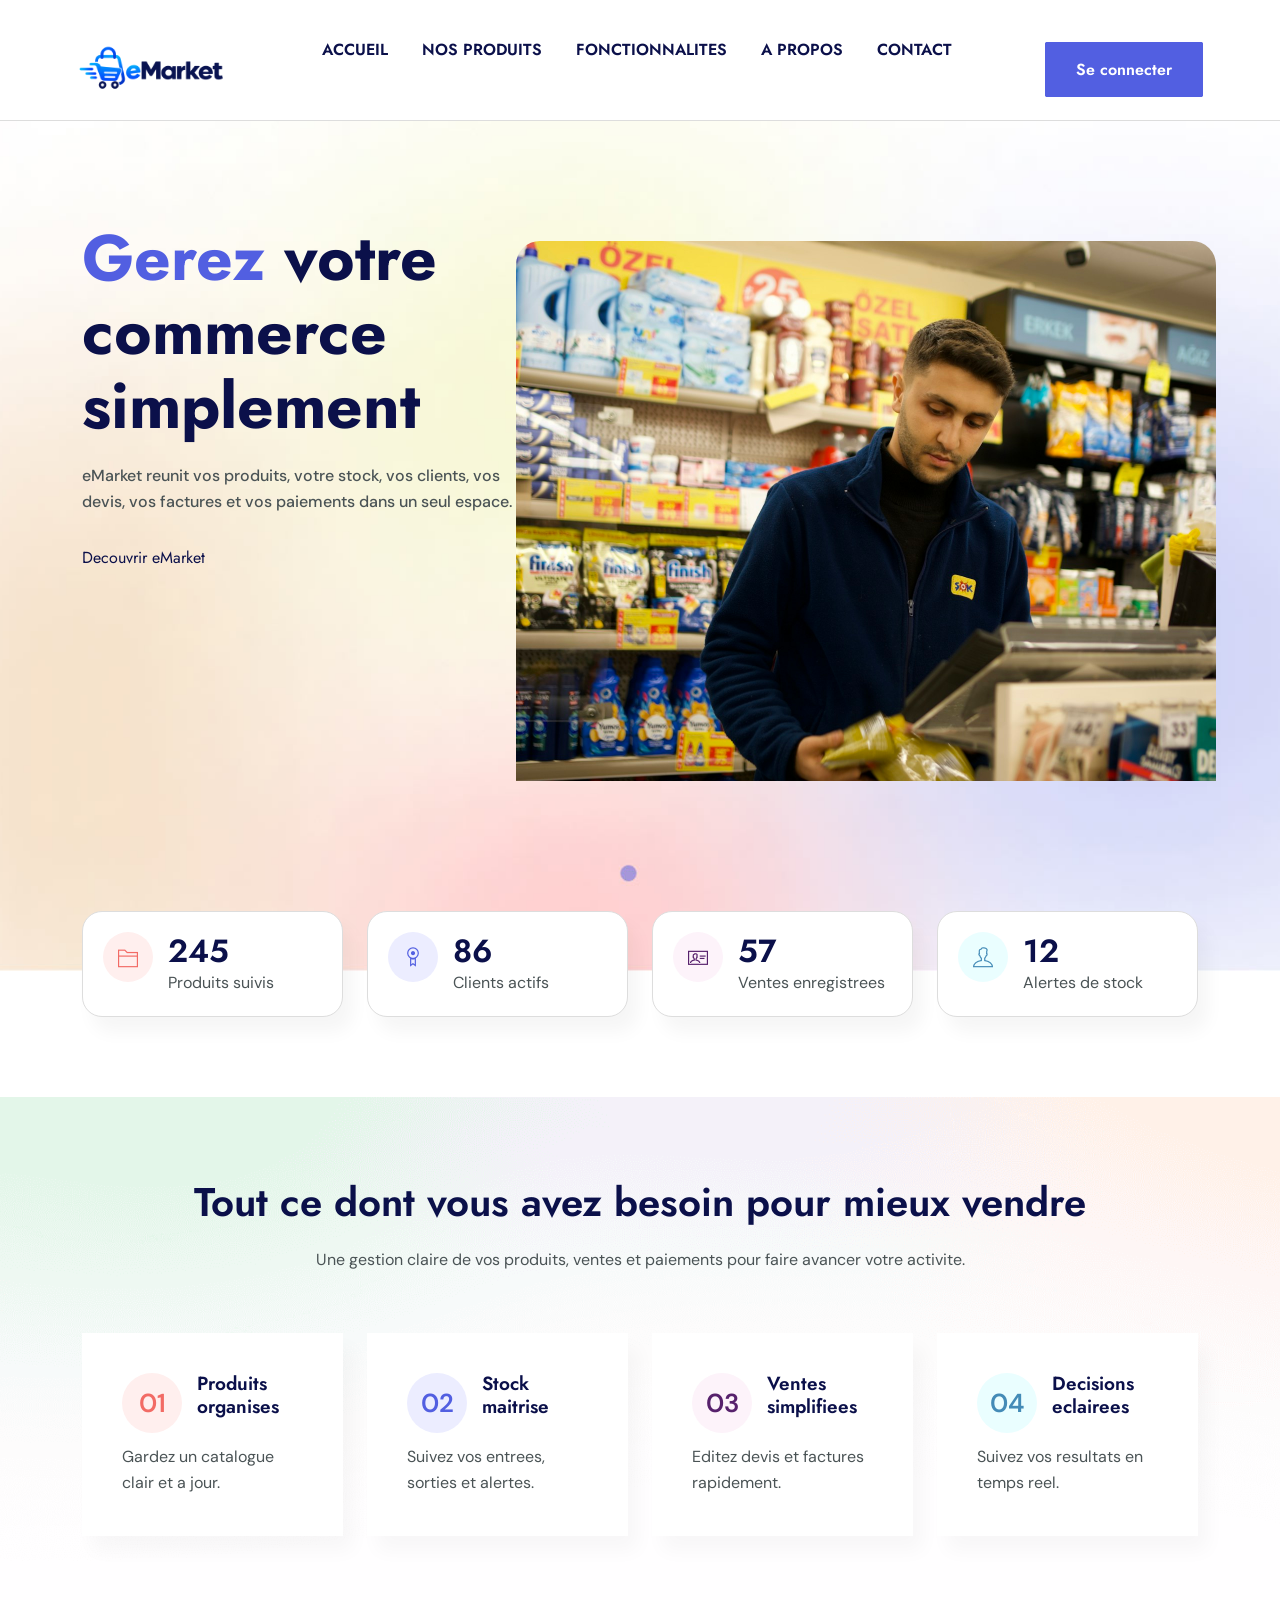
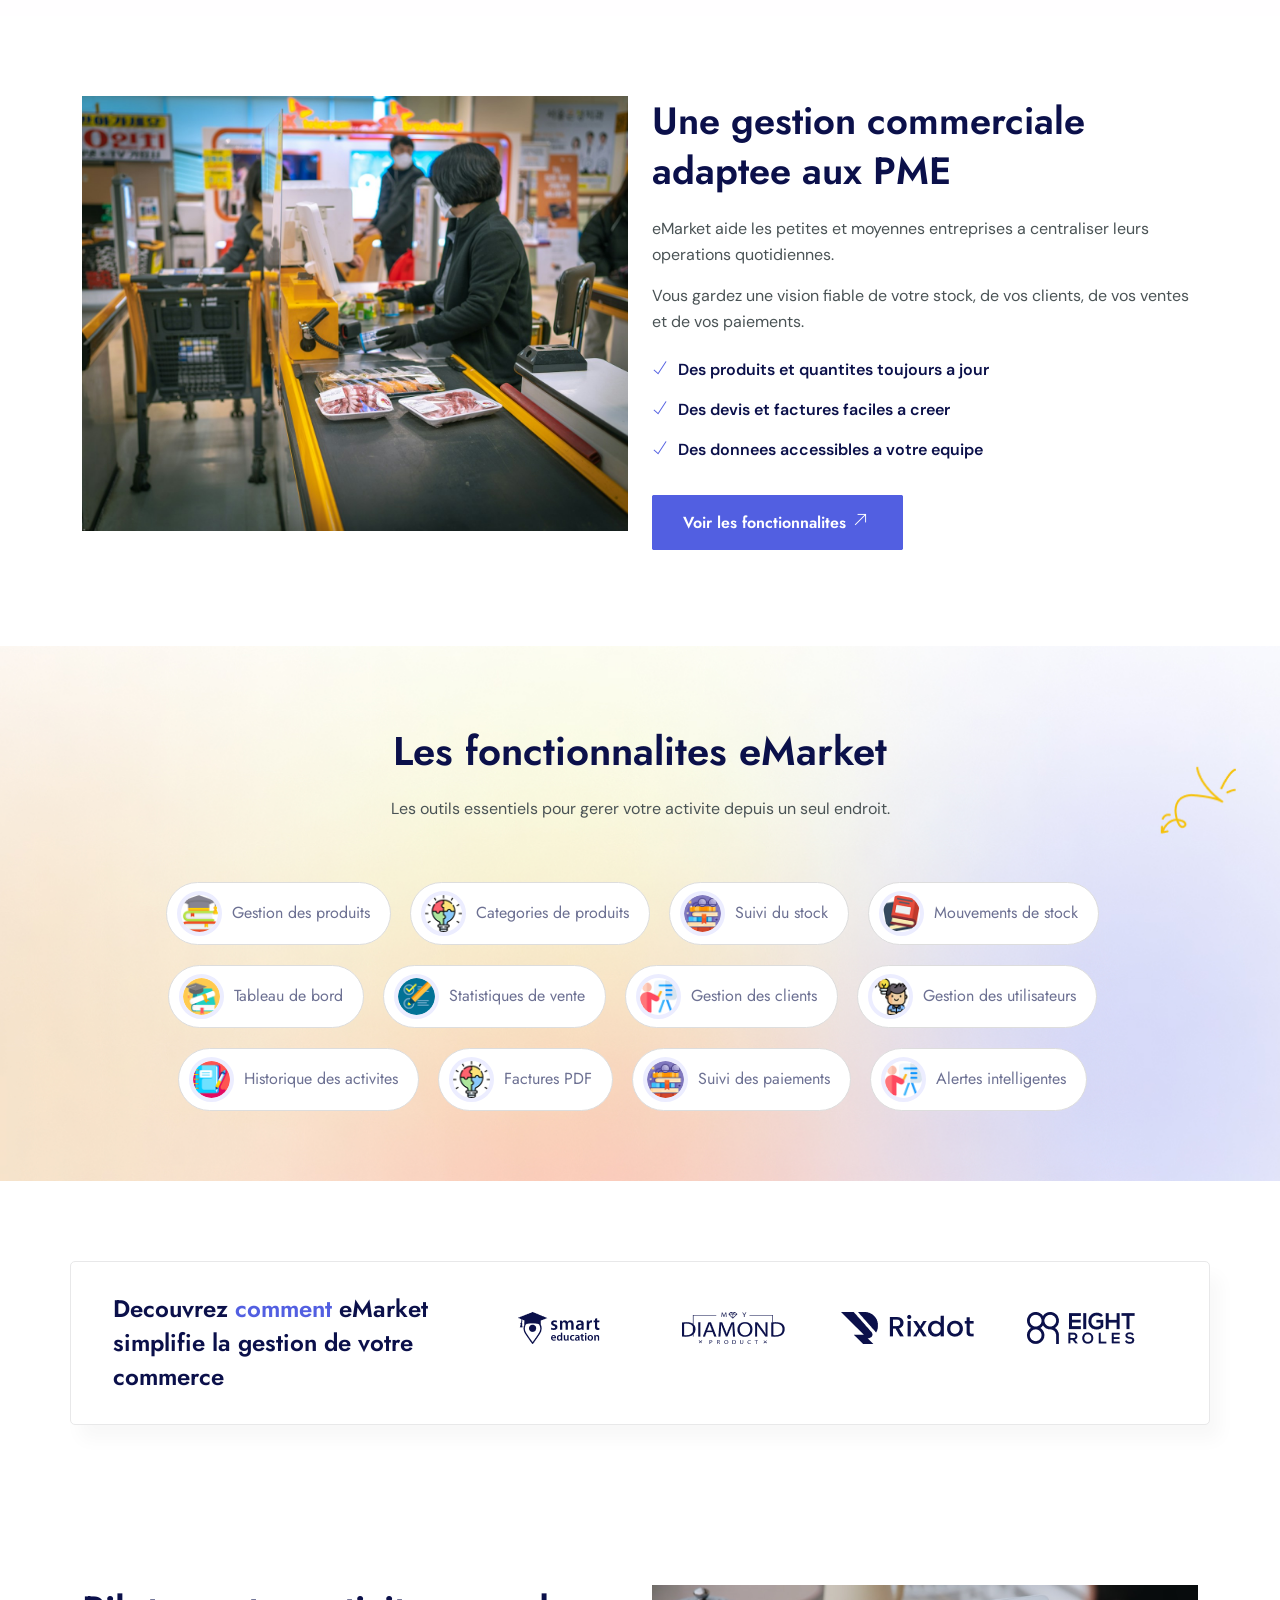
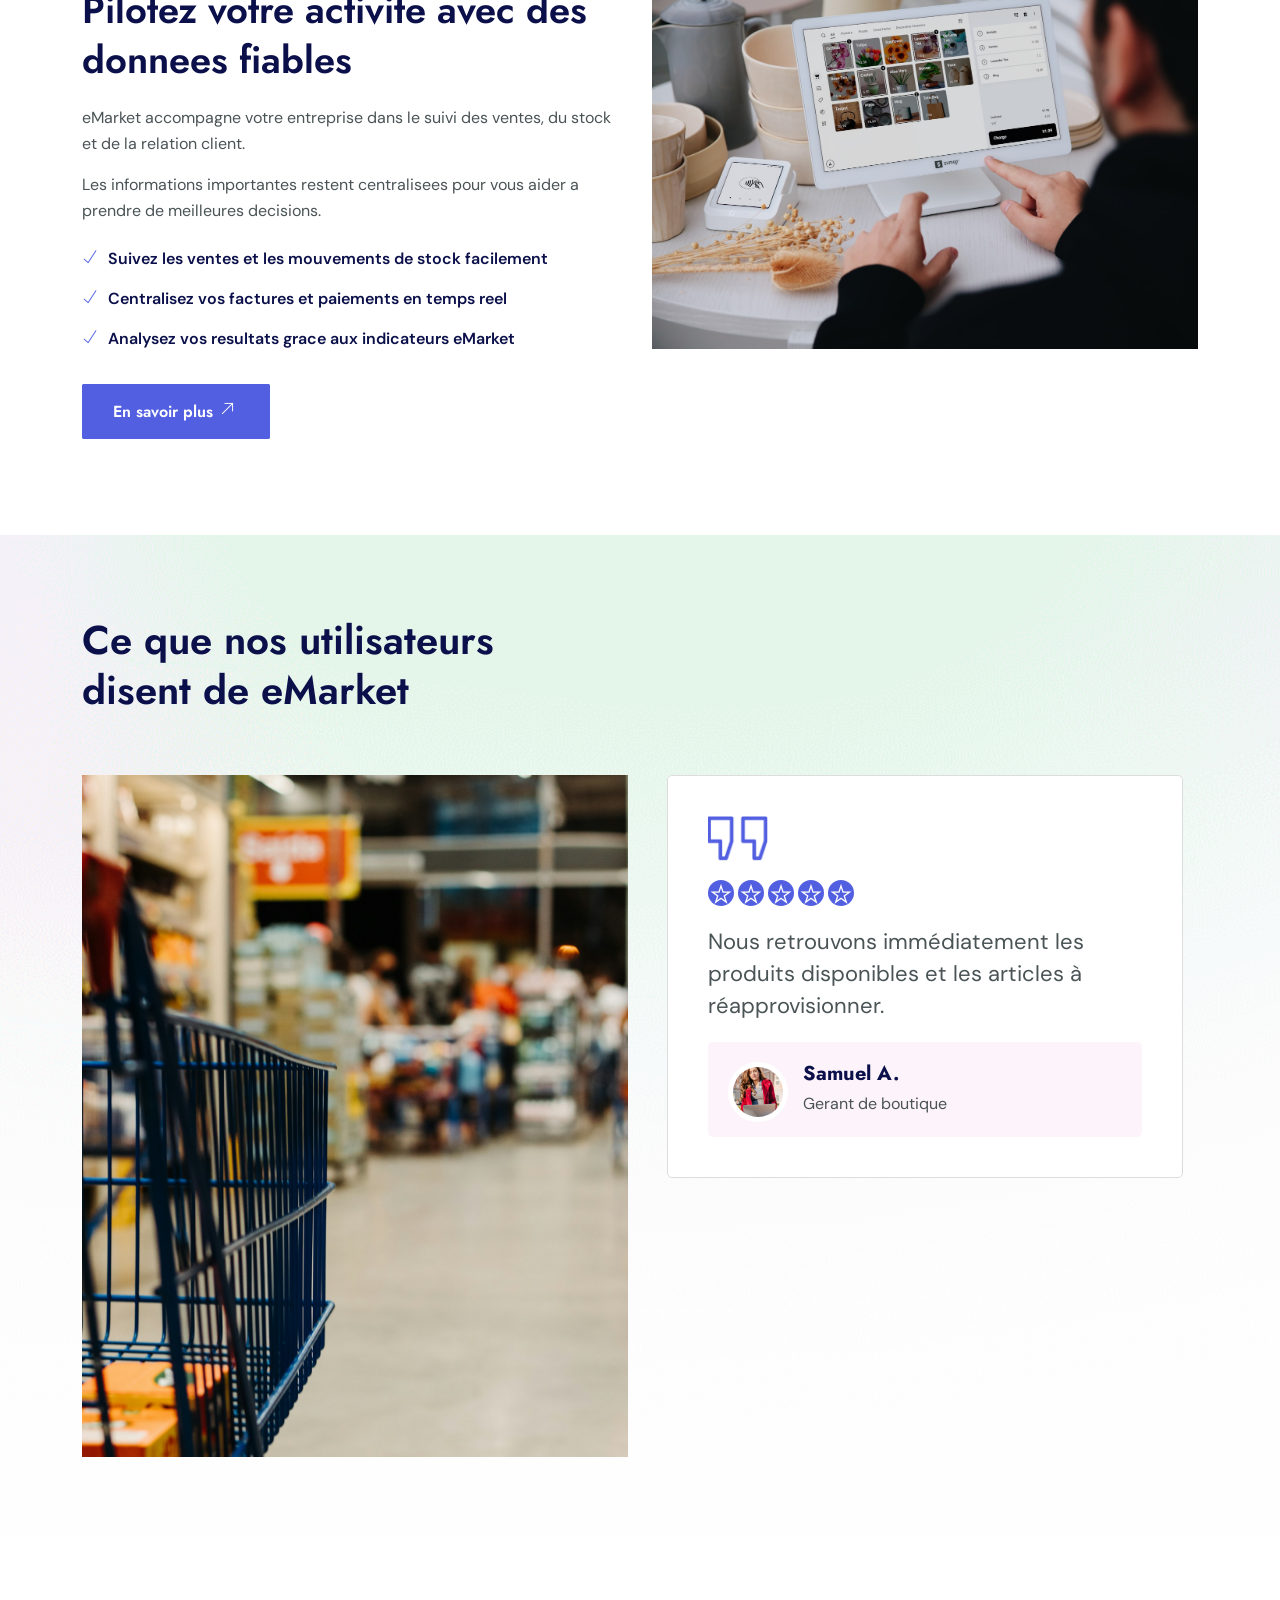
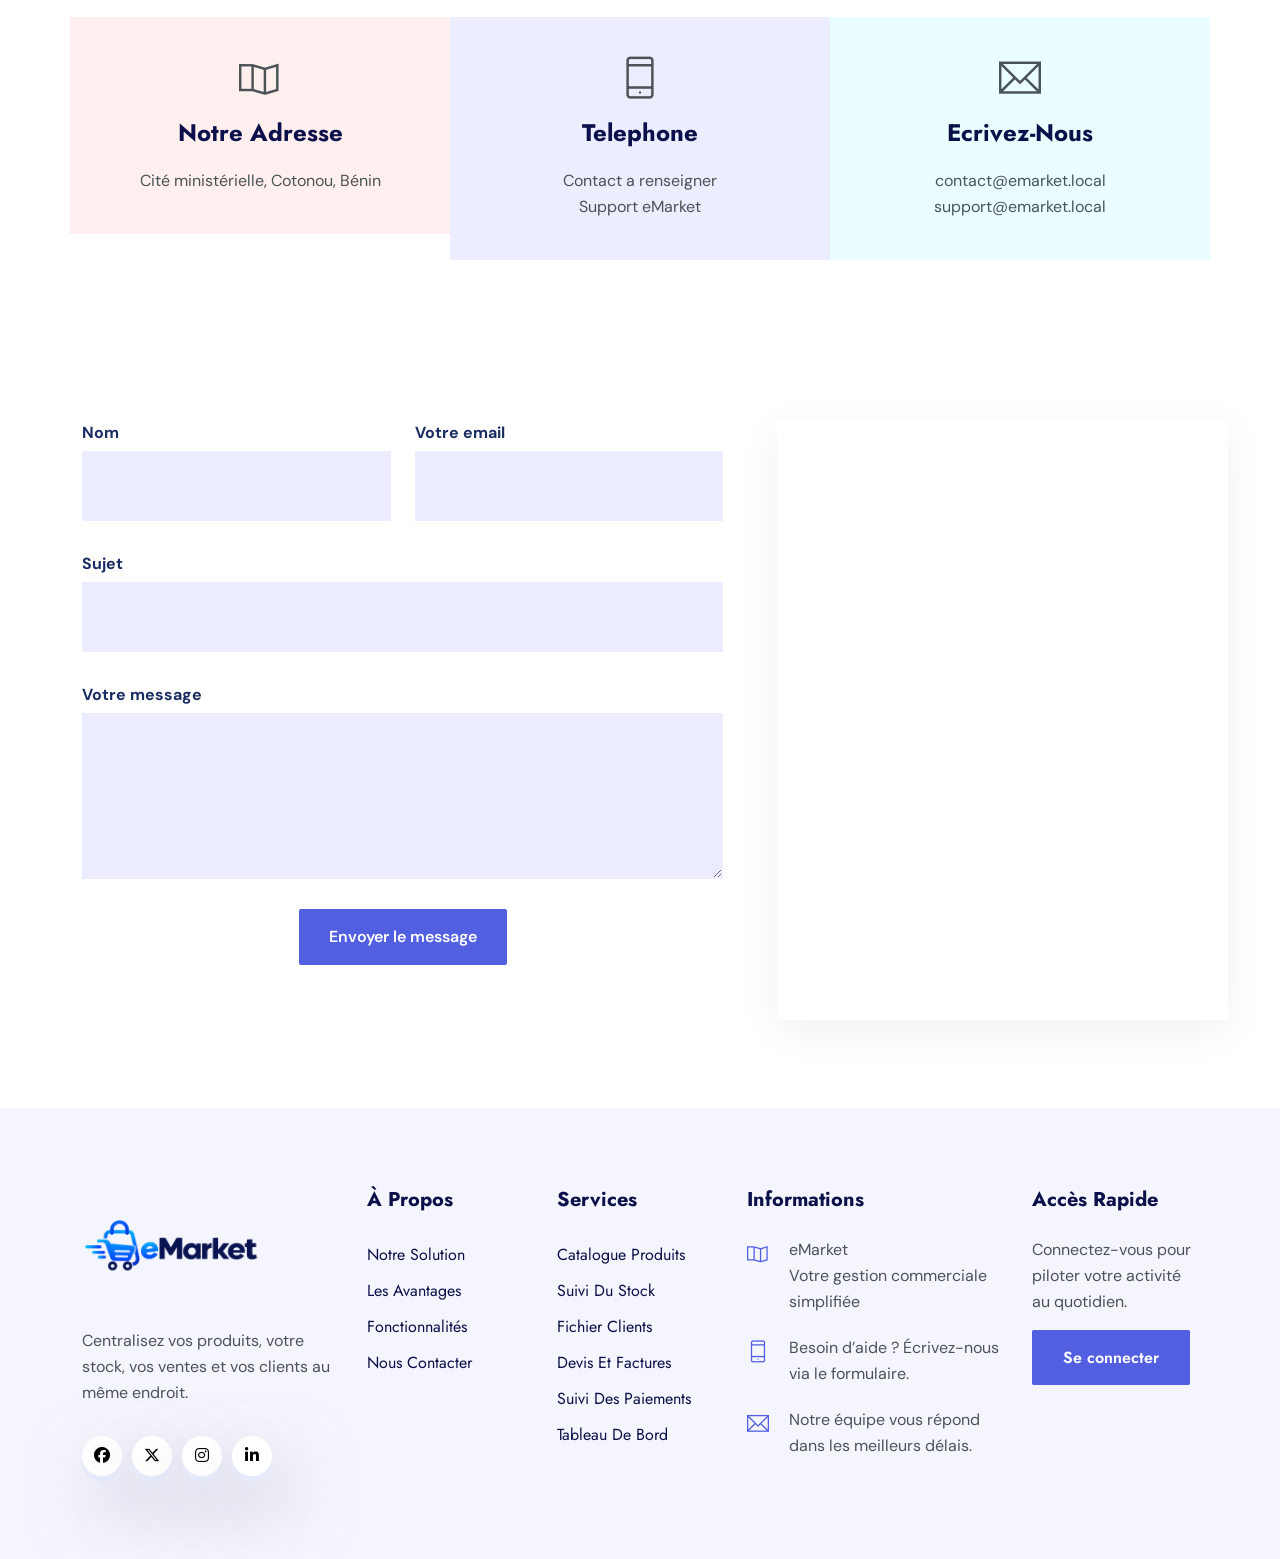
<file: font end/index.html>
﻿<!DOCTYPE html>
<html lang="fr">

<head>
    <!-- Meta -->
    <meta charset="utf-8">
    <meta http-equiv="X-UA-Compatible" content="IE=edge">
    <meta name="viewport" content="width=device-width, initial-scale=1, shrink-to-fit=no">
    <meta name="description" content="eMarket - Gestion commerciale pour PME">
    <meta name="keywords" content="produits, stock, clients, devis, factures, paiements">
    <title>eMarket - Gestion commerciale</title>

    <!-- Bootstrap -->
    <link rel="stylesheet" href="assets/bootstrap/css/bootstrap.min.css">
    <!-- Google Fonts -->
    <link href="https://fonts.googleapis.com/css2?family=DM+Sans:ital,opsz,wght@0,9..40,100..1000;1,9..40,100..1000&display=swap" rel="stylesheet">
    <link href="https://fonts.googleapis.com/css2?family=Jost:ital,wght@0,100..900;1,100..900&display=swap" rel="stylesheet">
    <!-- Font Awesome -->
    <link rel="stylesheet" href="https://cdnjs.cloudflare.com/ajax/libs/font-awesome/6.5.2/css/all.min.css">
    <link rel="stylesheet" href="assets/fonts/font-awesome.min.css">
    <link rel="stylesheet" href="assets/fonts/themify-icons.css">
    <!-- Owl Carousel -->
    <link rel="stylesheet" href="assets/owlcarousel/css/owl.carousel.css">
    <link rel="stylesheet" href="assets/owlcarousel/css/owl.theme.css">
    <!-- Mobile Menu -->
    <link rel="stylesheet" href="assets/css/jquery-simple-mobilemenu.css">
    <!-- Magnific Popup -->
    <link rel="stylesheet" href="assets/css/magnific-popup.css">
    <!-- Animate -->
    <link rel="stylesheet" href="assets/css/animate.css">
    <!-- Main Style -->
    <link rel="stylesheet" href="assets/css/style.css">

    <!-- Style additionnel pour le dÃ©filement fluide -->
    <style>
        html {
            scroll-behavior: smooth;
        }
        /* Ajustement pour le menu fixe (si applicable) */
        section[id] {
            scroll-margin-top: 80px;
        }
    </style>

    <!-- HTML5 shim for IE -->
    <!--[if lt IE 9]>
      <script src="https://oss.maxcdn.com/html5shiv/3.7.2/html5shiv.min.js"></script>
      <script src="https://oss.maxcdn.com/respond/1.4.2/respond.min.js"></script>
    <![endif]-->
</head>

<body data-spy="scroll" data-offset="80">

    <!-- ===== PRELOADER ===== -->
    <div class="preloaders">
        <span class="loader"></span>
    </div>

    <!-- ===== NAVBAR ===== -->
    <div id="navigation" class="navbar-light bg-faded site-navigation">
        <div class="container-fluid">
            <div class="row">

                <!-- Logo -->
                <div class="col-20 align-self-center">
                    <div class="site-logo">
                        <a href="#home"><img src="assets/img/logo.png" alt="eMarket"></a>
                    </div>
                </div>

                <!-- Menu principal (liens internes) -->
                <div class="col-60 d-flex">
                    <nav id="main-menu">
    <ul>
        <li><a href="#home">Accueil</a></li>
        <li><a href="#produits">Nos produits</a></li>
        <li><a href="#procedures">Fonctionnalites</a></li>
        <li><a href="#about">A propos</a></li>
        <li><a href="#contact">Contact</a></li>
    </ul>
</nav>
                </div>

                <!-- Bouton espace personnel (lien externe) -->
                <div class="col-20 d-none d-xl-block text-end align-self-center">
                    <a href="Connexion.html" class="btn_one">Se connecter</a>
                </div>

                <!-- Menu mobile -->
                <ul class="mobile_menu">
    <li><a href="#home">Accueil</a></li>
    <li><a href="#produits">Nos produits</a></li>
    <li><a href="#procedures">Fonctionnalites</a></li>
    <li><a href="#about">A propos</a></li>
    <li><a href="#contact">Contact</a></li>
</ul>

            </div><!-- /row -->
        </div><!-- /container-fluid -->
    </div>
    <!-- ===== END NAVBAR ===== -->


    <!-- ===== SECTION : ACCUEIL (HERO) ===== -->
    <section id="home" class="home_bg hb_height" style="background-image: url(assets/img/bg/home-bg.jpg); background-size:cover; background-position: center center;">
        <div class="container">
            <div class="row">
                <div class="col-lg-6 col-sm-12 col-xs-12">
                    <div class="hero-text ht_top"><h1><span>Gerez</span> votre commerce simplement</h1><p>eMarket reunit vos produits, votre stock, vos clients, vos devis, vos factures et vos paiements dans un seul espace.</p></div>
                    <a href="#produits" class="hero-btn">Decouvrir eMarket</a>
                </div>
                <div class="col-lg-6 col-sm-12 col-xs-12">
                    <div class="hero-text-img">
                        <img src="assets/img/emarket/hero-commerce.jpg" class="img-fluid emarket-hero-image" alt="Caissier dans un supermarché" loading="eager" style="width: 700px; height: 540px; object-fit: cover; object-position: center; border-radius: 24px 24px 0 0;">
                       
                    </div>
                </div>
            </div><!-- /row -->
        </div><!-- /container -->
    </section>
    <!-- ===== END ACCUEIL ===== -->


    <!-- ===== COUNTERS ===== -->
    <section class="count_area counter_feature">
  <div class="container"><div class="row">
    <div class="col-lg-3 col-sm-6 col-xs-12"><div class="single-counter"><span class="ti-folder sc_one"></span><h2 class="counter-num">245</h2><p>Produits suivis</p></div></div>
    <div class="col-lg-3 col-sm-6 col-xs-12"><div class="single-counter"><span class="ti-medall-alt sc_two"></span><h2 class="counter-num">86</h2><p>Clients actifs</p></div></div>
    <div class="col-lg-3 col-sm-6 col-xs-12"><div class="single-counter"><span class="ti-id-badge sc_three"></span><h2 class="counter-num">57</h2><p>Ventes enregistrees</p></div></div>
    <div class="col-lg-3 col-sm-6 col-xs-12"><div class="single-counter"><span class="ti-user sc_four"></span><h2 class="counter-num">12</h2><p>Alertes de stock</p></div></div>
  </div></div>
</section>
    <!-- ===== END COUNTERS ===== -->


    <!-- ===== SECTION : POURQUOI NOUS (prÃ©-about) ===== -->
    <section id="produits" class="top_cat__area section-padding" style="background-image: url(assets/img/bg/shape-1.png); background-size:cover; background-position: center center;">
  <div class="container"><div class="section-title text-center"><h2>Tout ce dont vous avez besoin pour mieux vendre</h2><p>Une gestion claire de vos produits, ventes et paiements pour faire avancer votre activite.</p></div><div class="row">
    <div class="col-lg-3 col-sm-6 col-xs-12 wow fadeInUp"><div class="single_tp"><span class="sc_one">01</span><h3>Produits <br>organises</h3><p>Gardez un catalogue clair et a jour.</p></div></div>
    <div class="col-lg-3 col-sm-6 col-xs-12 wow fadeInUp"><div class="single_tp"><span class="sc_two">02</span><h3>Stock <br>maitrise</h3><p>Suivez vos entrees, sorties et alertes.</p></div></div>
    <div class="col-lg-3 col-sm-6 col-xs-12 wow fadeInUp"><div class="single_tp"><span class="sc_three">03</span><h3>Ventes <br>simplifiees</h3><p>Editez devis et factures rapidement.</p></div></div>
    <div class="col-lg-3 col-sm-6 col-xs-12 wow fadeInUp"><div class="single_tp"><span class="sc_four">04</span><h3>Decisions <br>eclairees</h3><p>Suivez vos resultats en temps reel.</p></div></div>
  </div></div>
</section>
    <!-- ===== END POURQUOI NOUS ===== -->


    <!-- ===== SECTION : Ã€ PROPOS ===== -->
    <section id="about" class="ab_area section-padding">
        <div class="container">
            <div class="row">
                <div class="col-lg-6 col-sm-12 col-xs-12 wow fadeInUp" data-wow-duration="1s" data-wow-delay="0.2s" data-wow-offset="0">
                    <div class="ab_img">
                        <img src="assets/img/emarket/business-team.jpg" class="img-fluid" alt="Passage en caisse dans un supermarché" loading="lazy">
                    </div>
                </div>
                <div class="col-lg-6 col-sm-12 col-xs-12 wow fadeInUp" data-wow-duration="1s" data-wow-delay="0.1s" data-wow-offset="0">
                    <div class="ab_content"><h2>Une gestion commerciale adaptee aux PME</h2><p>eMarket aide les petites et moyennes entreprises a centraliser leurs operations quotidiennes.</p><p>Vous gardez une vision fiable de votre stock, de vos clients, de vos ventes et de vos paiements.</p><ul><li><span class="ti-check"></span>Des produits et quantites toujours a jour</li><li><span class="ti-check"></span>Des devis et factures faciles a creer</li><li><span class="ti-check"></span>Des donnees accessibles a votre equipe</li></ul><a class="btn_one" href="#procedures">Voir les fonctionnalites <i class="ti-arrow-top-right"></i></a>
                    </div>
                </div>
            </div><!-- /row -->
        </div><!-- /container -->
    </section>
    <!-- ===== END Ã€ PROPOS ===== -->


    <!-- ===== SECTION : PROCÃ‰DURES (FonctionnalitÃ©s) ===== -->
    <section id="procedures" class="top_cat__area section-padding" style="background-image: url(assets/img/bg/section-2.jpg); background-size:cover; background-position:center center;">
        <div class="container">
            <div class="section-title text-center"><h2>Les fonctionnalites eMarket</h2><p>Les outils essentiels pour gerer votre activite depuis un seul endroit.</p></div>
            <div class="row">
                <div class="col-lg-12 col-sm-12 col-xs-12">
                    <div class="cat_list"><ul>
  <li><a href="#produits"><img src="assets/img/e1.png" alt="">Gestion des produits</a></li>
  <li><a href="#produits"><img src="assets/img/e2.png" alt="">Categories de produits</a></li>
  <li><a href="#produits"><img src="assets/img/e3.png" alt="">Suivi du stock</a></li>
  <li><a href="#"><img src="assets/img/e4.png" alt="">Mouvements de stock</a></li>
  <li><a href="#"><img src="assets/img/e5.png" alt="">Tableau de bord</a></li>
  <li><a href="#"><img src="assets/img/e6.png" alt="">Statistiques de vente</a></li>
  <li><a href="#"><img src="assets/img/e7.png" alt="">Gestion des clients</a></li>
  <li><a href="#"><img src="assets/img/e8.png" alt="">Gestion des utilisateurs</a></li>
  <li><a href="#"><img src="assets/img/e9.png" alt="">Historique des activites</a></li>
  <li><a href="#"><img src="assets/img/e2.png" alt="">Factures PDF</a></li>
  <li><a href="#"><img src="assets/img/e3.png" alt="">Suivi des paiements</a></li>
  <li><a href="#"><img src="assets/img/e7.png" alt="">Alertes intelligentes</a></li>
</ul></div>
                </div>
            </div><!-- /row -->
        </div><!-- /container -->
    </section>
    <!-- ===== END PROCÃ‰DURES ===== -->


    <!-- ===== PARTENAIRES ===== -->
    <div class="partner-logo section-padding">
        <div class="container">
            <div class="row part_bg">
                <div class="col-lg-4 col-sm-4 col-xs-12">
                    <div class="partner_title"><h3>Decouvrez <span>comment</span> eMarket simplifie la gestion de votre commerce</h3></div>
                </div>
                <div class="col-lg-8 col-sm-8 col-xs-12 text-center">
                    <div class="partner">
                        <a href="#"><img src="assets/img/clients/1.png" alt="partenaire"></a>
                        <a href="#"><img src="assets/img/clients/2.png" alt="partenaire"></a>
                        <a href="#"><img src="assets/img/clients/3.png" alt="partenaire"></a>
                        <a href="#"><img src="assets/img/clients/4.png" alt="partenaire"></a>
                        <a href="#"><img src="assets/img/clients/5.png" alt="partenaire"></a>
                        <a href="#"><img src="assets/img/clients/2.png" alt="partenaire"></a>
                        <a href="#"><img src="assets/img/clients/1.png" alt="partenaire"></a>
                        <a href="#"><img src="assets/img/clients/3.png" alt="partenaire"></a>
                        <a href="#"><img src="assets/img/clients/4.png" alt="partenaire"></a>
                    </div>
                </div>
            </div><!-- /row -->
        </div><!-- /container -->
    </div>
    <!-- ===== END PARTENAIRES ===== -->


    <!-- ===== SECTION : PROMO / ENGAGEMENT ===== -->
    <section class="ab_area section-padding">
        <div class="container">
            <div class="row">
                <div class="col-lg-6 col-sm-12 col-xs-12 wow fadeInUp" data-wow-duration="1s" data-wow-delay="0.1s" data-wow-offset="0">
                    <div class="ab_content">
                        <h2>Pilotez votre activite avec des donnees fiables</h2><p>eMarket accompagne votre entreprise dans le suivi des ventes, du stock et de la relation client.</p><p>Les informations importantes restent centralisees pour vous aider a prendre de meilleures decisions.</p><ul><li><span class="ti-check"></span>Suivez les ventes et les mouvements de stock facilement</li><li><span class="ti-check"></span>Centralisez vos factures et paiements en temps reel</li><li><span class="ti-check"></span>Analysez vos resultats grace aux indicateurs eMarket</li></ul>
                        <a class="btn_one" href="#contact">En savoir plus <i class="ti-arrow-top-right"></i></a>
                    </div>
                </div>
                <div class="col-lg-6 col-sm-12 col-xs-12 wow fadeInUp" data-wow-duration="1s" data-wow-delay="0.2s" data-wow-offset="0">
                    <div class="ab_img">
                        <img src="assets/img/emarket/dashboard.jpg" class="img-fluid" alt="Terminal de point de vente en magasin" loading="lazy">
                        
                    </div>
                </div>
            </div><!-- /row -->
        </div><!-- /container -->
    </section>
    <!-- ===== END PROMO ===== -->


    <!-- ===== TESTIMONIALS ===== -->
    <section class="testi_area section-padding">
        <div class="container">
            <div class="section-title"><h2>Ce que nos utilisateurs <br>disent de eMarket</h2></div>
            <div class="row">
                <div class="col-lg-6 col-sm-12 col-xs-12">
                    <div class="ab_img">
                        <img src="assets/img/emarket/customer-service.jpg" class="img-fluid" alt="Chariot dans les rayons d’un supermarché" loading="eager">
                    </div>
                </div>
                <div class="col-lg-6 col-sm-12 col-xs-12">
                    <div id="testimonial-slider" class="owl-carousel">
                        <!-- TÃ©moignage 1 -->
                        <div class="testimonial">
                            <img src="assets/img/quote.png" alt="">
                            <div class="testimonial_content"><i class="ti-star"></i><i class="ti-star"></i><i class="ti-star"></i><i class="ti-star"></i><i class="ti-star"></i><p>Nous retrouvons immédiatement les produits disponibles et les articles à réapprovisionner.</p></div>
                            <div class="testi_pic_title">
                                <img src="assets/img/testimonial/1.png" alt="">
                                <h4>Samuel A.</h4><p>Gerant de boutique</p>
                            </div>
                        </div>
                        <!-- TÃ©moignage 2 -->
                        <div class="testimonial">
                            <img src="assets/img/quote.png" alt="">
                            <div class="testimonial_content"><i class="ti-star"></i><i class="ti-star"></i><i class="ti-star"></i><i class="ti-star"></i><i class="ti-star"></i><p>Les devis et les factures sont prêts plus vite, ce qui simplifie le suivi de nos ventes.</p></div>
                            <div class="testi_pic_title">
                                <img src="assets/img/testimonial/2.png" alt="">
                                <h4>Clarisse M.</h4><p>Responsable des ventes</p>
                            </div>
                        </div>
                        <!-- TÃ©moignage 3 -->
                        <div class="testimonial">
                            <img src="assets/img/quote.png" alt="">
                            <div class="testimonial_content"><i class="ti-star"></i><i class="ti-star"></i><i class="ti-star"></i><i class="ti-star"></i><i class="ti-star"></i><p>Le tableau de bord donne une vision claire des mouvements de stock et des paiements à suivre.</p></div>
                            <div class="testi_pic_title">
                                <img src="assets/img/testimonial/3.png" alt="">
                                <h4>Paul K.</h4><p>Gestionnaire de stock</p>
                            </div>
                        </div>
                    </div><!-- /owl-carousel -->
                </div>
            </div><!-- /row -->
        </div><!-- /container -->
    </section>
    <!-- ===== END TESTIMONIALS ===== -->


    <!-- ===== SECTION : CONTACT ===== -->
   <section class="address_area section-padding">
			<div class="container">
				<div class="row text-center">
					<div class="col-lg-4 col-sm-4 col-xs-12 no-padding wow fadeInUp" data-wow-duration="1s" data-wow-delay="0.1s" data-wow-offset="0">
						<div class="single_address sa_one">
							<i class="ti-map"></i>
							<h4>Notre adresse</h4>
							<p>Cité ministérielle, Cotonou, Bénin</p>
						</div>
					</div><!-- END COL -->
					<div class="col-lg-4 col-sm-4 col-xs-12 no-padding wow fadeInUp" data-wow-duration="1s" data-wow-delay="0.2s" data-wow-offset="0">
						<div class="single_address sa_two">
							<i class="ti-mobile"></i>
							<h4>Telephone</h4>
							<p>Contact a renseigner</p>
							<p>Support eMarket</p>
						</div>
					</div><!-- END COL -->
					<div class="col-lg-4 col-sm-4 col-xs-12 no-padding wow fadeInUp" data-wow-duration="1s" data-wow-delay="0.3s" data-wow-offset="0">
						<div class="single_address sa_three">
							<i class="ti-email"></i>
							<h4>Ecrivez-nous</h4>
							<p>contact@emarket.local</p>
							<p>support@emarket.local</p>
						</div>
					</div><!-- END COL -->			  
				</div><!--- END ROW -->
			</div><!--- END CONTAINER -->
		</section>
		<!-- END ADDRESS -->	

		<!-- CONTACT -->
		<div id="contact" class="contact_area section-padding">
			<div class="container">			
				<div class="row">					
					<div class="col-lg-7 col-sm-12 col-xs-12 wow fadeInUp" data-wow-duration="1s" data-wow-delay="0.2s" data-wow-offset="0">		
						<div class="contact">
							<form class="form" name="enq" method="post" action="contact.php" onsubmit="return validation();">
								<div class="row">
									<div class="form-group col-md-6">
										<label for="">Nom</label>
										<input type="text" name="name" class="form-control" required="required">
									</div>
									<div class="form-group col-md-6">
										<label for="">Votre email</label>
										<input type="email" name="email" class="form-control" required="required">
									</div>
									<div class="form-group col-md-12">
										<label for="">Sujet</label>
										<input type="text" name="subject" class="form-control" required="required">
									</div>
									<div class="form-group col-md-12">
										<label for="">Votre message</label>
										<textarea rows="6" name="message" class="form-control" required="required"></textarea>
									</div>
									<div class="col-md-12 text-center">
										<button type="submit" value="Send message" name="submit" id="submitButton" class="btn_one" title="Submit Your Message!">Envoyer le message</button>
									</div>
								</div>
							</form>
						</div>
					</div><!-- END COL  -->
					<div class="col-lg-5 col-sm-12 col-xs-12 wow fadeInUp" data-wow-duration="1s" data-wow-delay="0.2s" data-wow-offset="0">		<div class="map">
							<iframe src="https://www.google.com/maps?q=6.3512042,2.4046457&z=17&output=embed" style="border:0;" allowfullscreen="" loading="lazy" referrerpolicy="no-referrer-when-downgrade" title="Localisation eMarket : Cité ministérielle, Cotonou"></iframe>
						</div>					
					</div><!-- END COL  -->				
				</div><!-- END ROW -->				
			</div><!--- END CONTAINER -->
		</div>
    <!-- ===== END CONTACT ===== -->


    <!-- ===== FOOTER ===== -->
    <div class="footer section-padding">
        
        <div class="container">
            <div class="row">

                <!-- Colonne 1 - Logo & rÃ©seaux -->
                <div class="col-lg-3 col-sm-6 col-xs-12">
                    <div class="single_footer">
                        <a href="#home"><img src="assets/img/logo.png" class="footer-logo" alt="eMarket" style="width: 180px; height: auto; max-width: 100%;"></a>
                        <p>Centralisez vos produits, votre stock, vos ventes et vos clients au même endroit.</p>
                        <div class="social_profile">
                            <ul>
                                <li><a class="f_facebook" href="#"><i class="fa-brands fa-facebook-f"></i></a></li>
                                <li><a class="f_twitter" href="#"><i class="fa-brands fa-x-twitter"></i></a></li>
                                <li><a class="f_instagram" href="#"><i class="fa-brands fa-instagram"></i></a></li>
                                <li><a class="f_linkedin" href="#"><i class="fa-brands fa-linkedin-in"></i></a></li>
                            </ul>
                        </div>
                    </div>
                </div>

                <!-- Colonne 2 - Ã€ propos (liens internes) -->
                <div class="col-lg-2 col-sm-6 col-xs-12">
                    <div class="single_footer">
                        <h4>À propos</h4>
                        <ul>
                            <li><a href="#about">Notre solution</a></li>
                            <li><a href="#produits">Les avantages</a></li>
                            <li><a href="#procedures">Fonctionnalités</a></li>
                            <li><a href="#contact">Nous contacter</a></li>
                        </ul>
                    </div>
                </div>

                <!-- Colonne 3 - Services (liens internes) -->
                <div class="col-lg-2 col-sm-6 col-xs-12">
                    <div class="single_footer">
                        <h4>Services</h4>
                        <ul><li><a href="#procedures">Catalogue produits</a></li><li><a href="#procedures">Suivi du stock</a></li><li><a href="#procedures">Fichier clients</a></li><li><a href="#procedures">Devis et factures</a></li><li><a href="#procedures">Suivi des paiements</a></li><li><a href="#procedures">Tableau de bord</a></li></ul>
                    </div>
                </div>

                <!-- Colonne 4 - CoordonnÃ©es -->
                <div class="col-lg-3 col-sm-6 col-xs-12">
                    <div class="single_footer">
                        <h4>Informations</h4>
                        <div class="sf_contact">
                            <span class="ti-map"></span>
                            <p>eMarket<br>Votre gestion commerciale simplifiée</p>
                        </div>
                        <div class="sf_contact">
                            <span class="ti-mobile"></span>
                            <p>Besoin d’aide ? Écrivez-nous via le formulaire.</p>
                        </div>
                        <div class="sf_contact">
                            <span class="ti-email"></span>
                            <p>Notre équipe vous répond dans les meilleurs délais.</p>
                        </div>
                    </div>
                </div>

                <!-- Colonne 5 - AccÃ¨s rapide / Login -->
                <div class="col-lg-2 col-sm-6 col-xs-12">
                    <div class="single_footer">
                        <h4>Accès rapide</h4>
                        <p>Connectez-vous pour piloter votre activité au quotidien.</p>
                        <a href="Connexion.html" class="btn_one">Se connecter</a>
                    </div>
                </div>

            </div><!-- /row -->
        </div><!-- /container -->
    </div>
    <!-- ===== END FOOTER ===== -->


    <!-- ===== SCRIPTS ===== -->
    <script src="assets/js/jquery-1.12.4.min.js"></script>
    <script src="assets/bootstrap/js/bootstrap.min.js"></script>
    <script src="assets/js/modernizr-2.8.3.min.js"></script>
    <script src="assets/js/jquery-simple-mobilemenu.js"></script>
    <script src="assets/owlcarousel/js/owl.carousel.min.js"></script>
    <script src="assets/js/jquery.magnific-popup.min.js"></script>
    <script src="assets/js/jquery.inview.min.js"></script>
    <script src="assets/js/scrolltopcontrol.js"></script>
    <script src="assets/js/wow.min.js"></script>
    <script src="assets/js/scripts.js"></script>

</body>

</html>
</file>
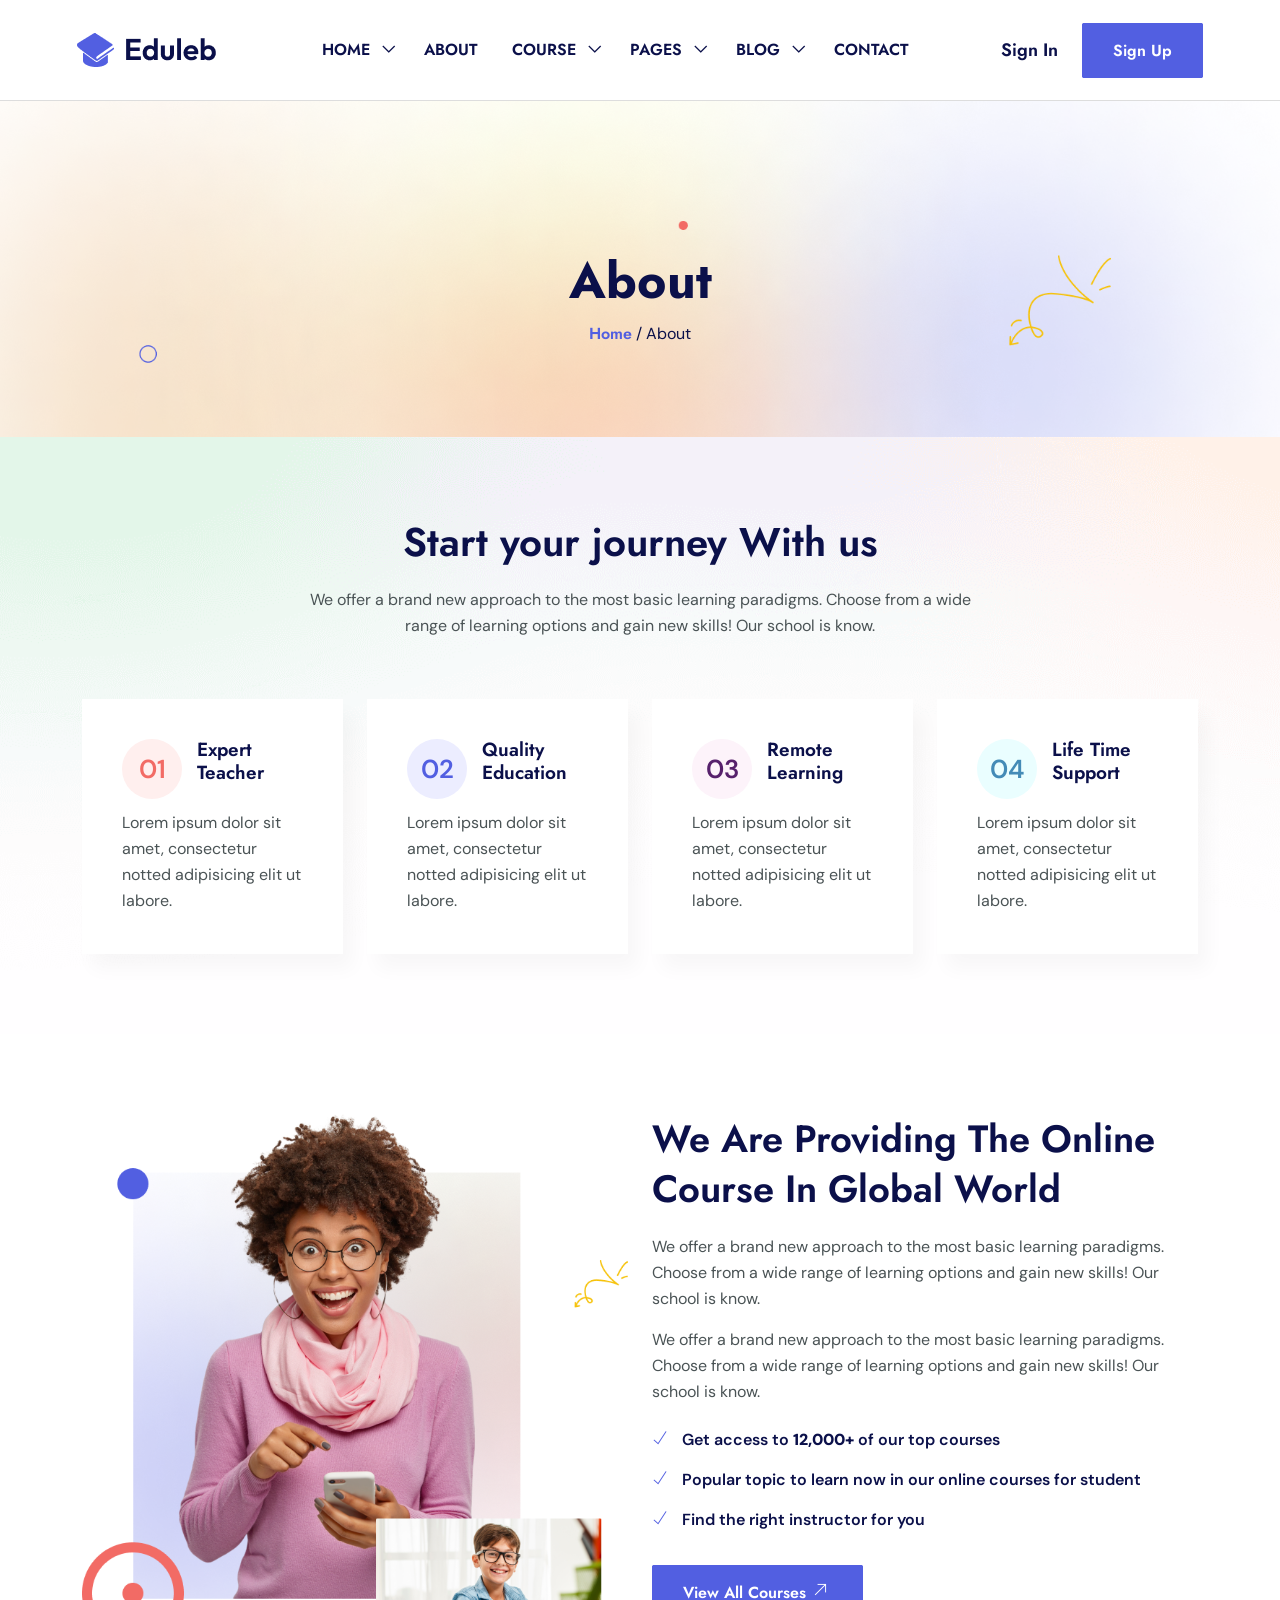
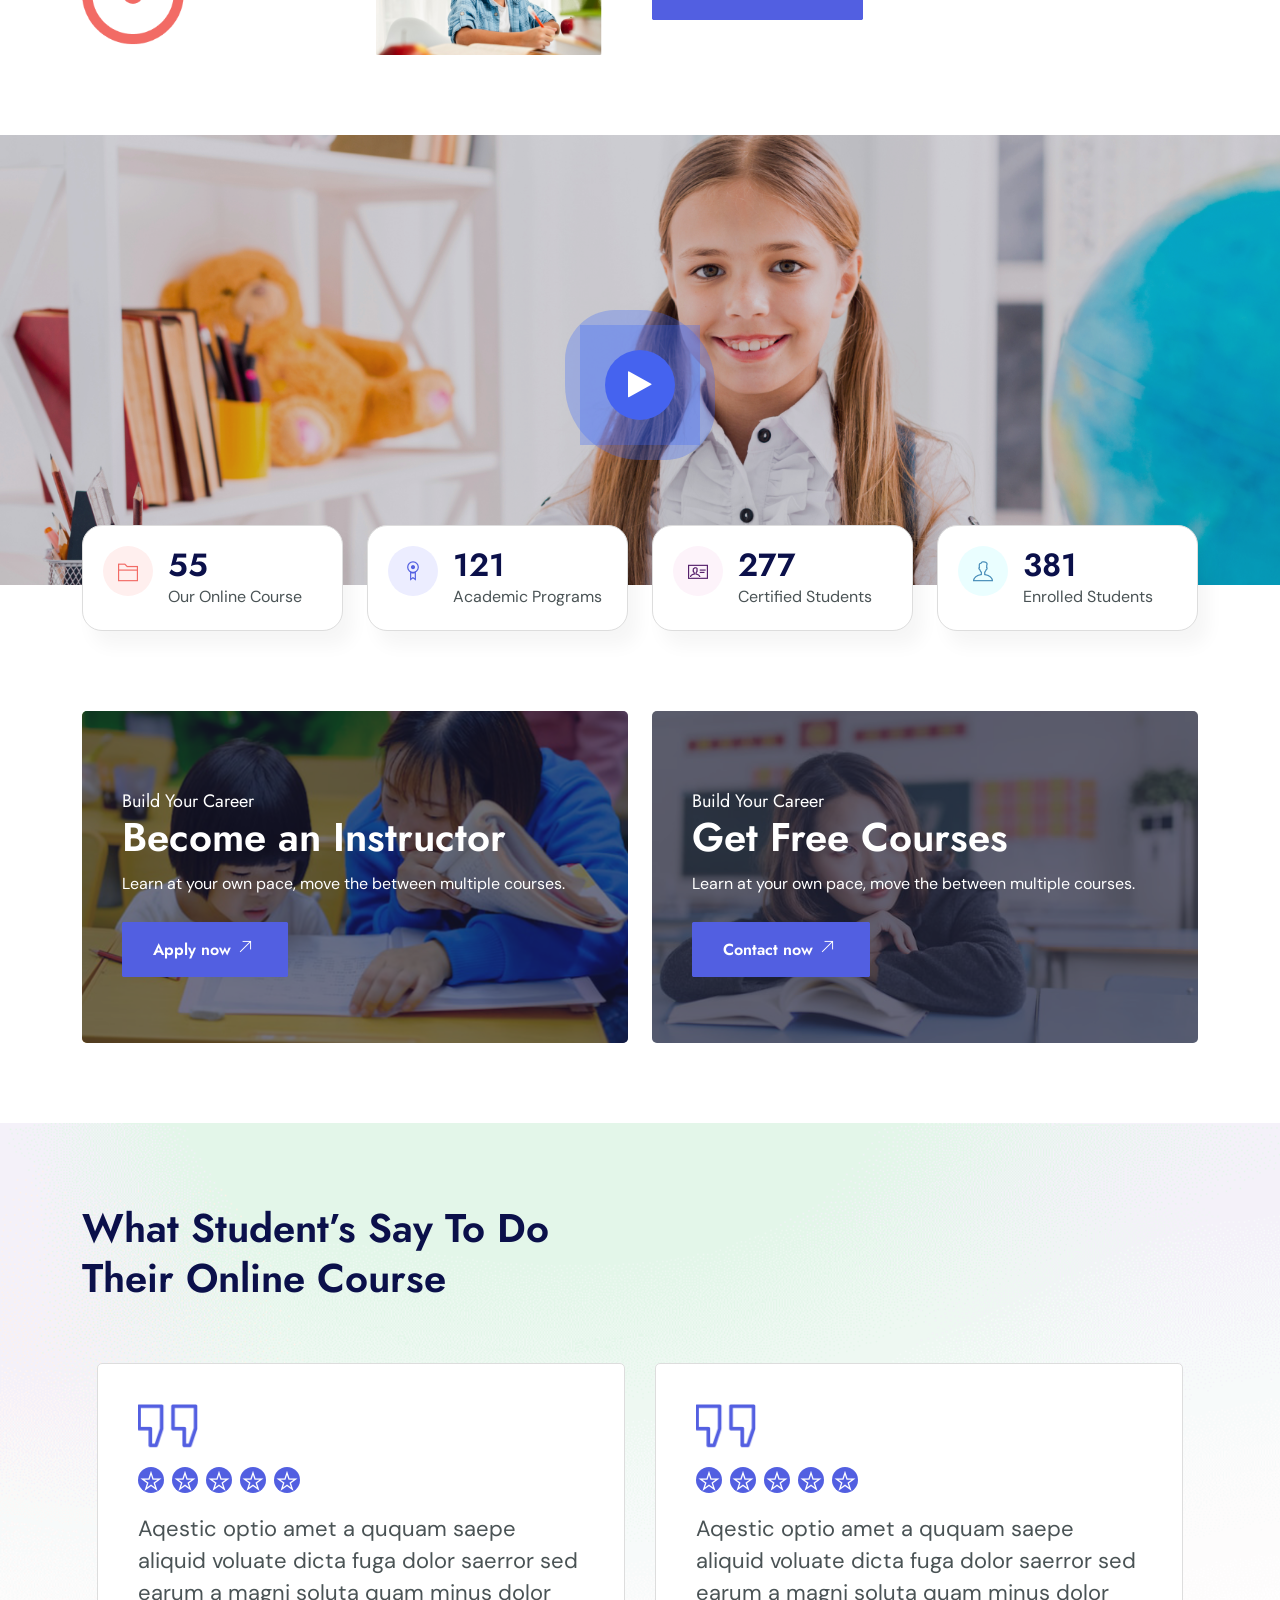
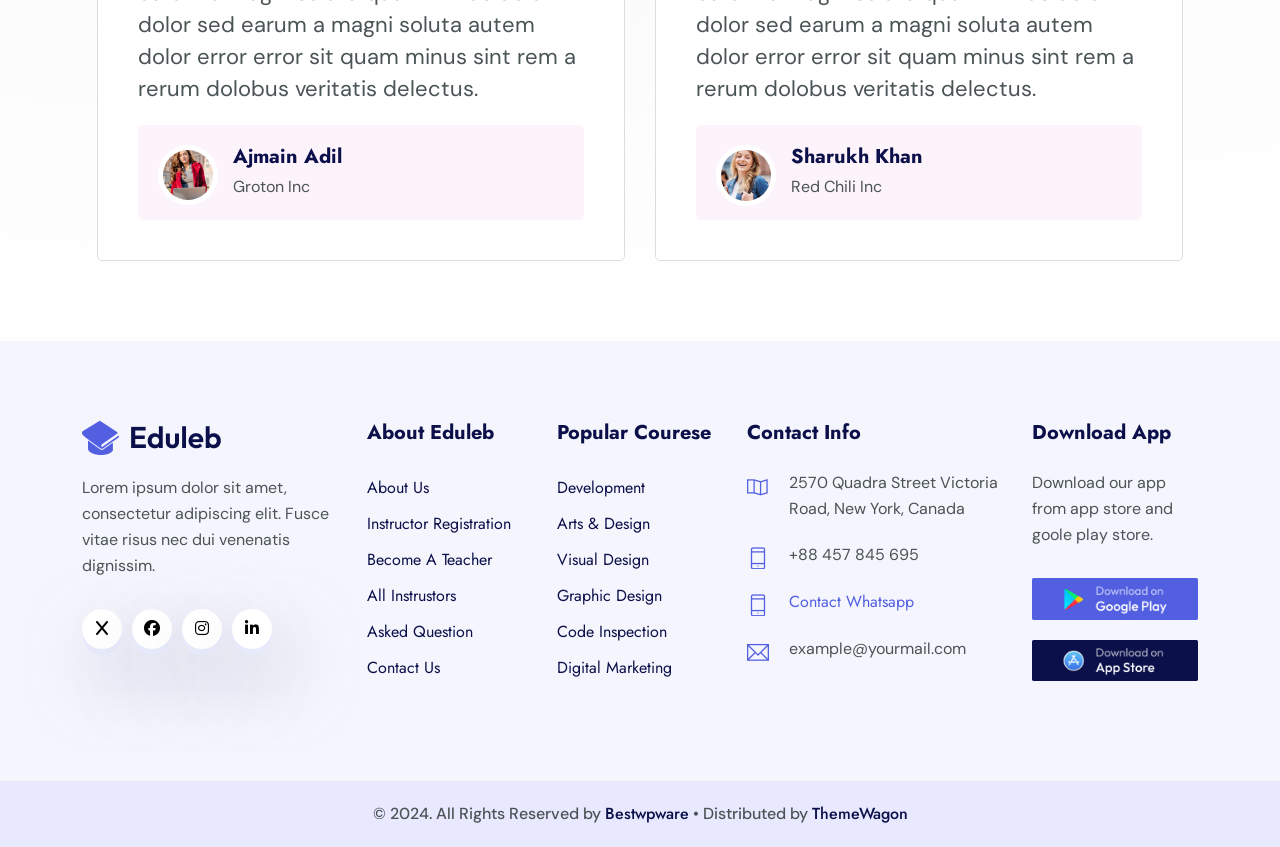
<file: about.html>
<!DOCTYPE html>
<html lang="en">

	<head>
		<!-- Meta -->
		<meta charset="utf-8">
		<meta http-equiv="X-UA-Compatible" content="IE=edge">
		<meta name="viewport" content="width=device-width, initial-scale=1, shrink-to-fit=no">
		<!-- The above 3 meta tags *must* come first in the head; any other head content must come *after* these tags -->
		<meta name="description" content="Eduleb - Education HTML Template">
		<meta name="keywords" content="agency, business, corporate, creative, html5, modern, multipurpose, One Page, parallax, startup">		
		<!-- SITE TITLE -->
		<title>Eduleb - Education HTML Template</title>			
		<!-- Latest Bootstrap min CSS -->
		<link rel="stylesheet" href="assets/bootstrap/css/bootstrap.min.css">		
		<!-- Google Font -->
		<link href="https://fonts.googleapis.com/css2?family=DM+Sans:ital,opsz,wght@0,9..40,100..1000;1,9..40,100..1000&display=swap" rel="stylesheet">
		<link href="https://fonts.googleapis.com/css2?family=Jost:ital,wght@0,100..900;1,100..900&display=swap" rel="stylesheet">
		<!-- Font Awesome CSS -->
		<link rel="stylesheet" href="https://cdnjs.cloudflare.com/ajax/libs/font-awesome/6.5.2/css/all.min.css">
		<link rel="stylesheet" href="assets/fonts/font-awesome.min.css">
		<link rel="stylesheet" href="assets/fonts/themify-icons.css">
		<!--- owl carousel Css-->
		<link rel="stylesheet" href="assets/owlcarousel/css/owl.carousel.css">
		<link rel="stylesheet" href="assets/owlcarousel/css/owl.theme.css">	
		<!--jquery-simple-mobilemenu Css-->
        <link rel="stylesheet" href="assets/css/jquery-simple-mobilemenu.css">			
		<!-- MAGNIFIC CSS -->
		<link rel="stylesheet" href="assets/css/magnific-popup.css">		
		<!-- animate CSS -->
		<link rel="stylesheet" href="assets/css/animate.css">	
		<!-- Style CSS -->					
		<link rel="stylesheet" href="assets/css/style.css">					
		<!-- HTML5 shim and Respond.js IE8 support of HTML5 elements and media queries -->
		<!-- WARNING: Respond.js doesn't work if you view the page via file:// -->
		<!--[if lt IE 9]>
		  <script src="https://oss.maxcdn.com/html5shiv/3.7.2/html5shiv.min.js"></script>
		  <script src="https://oss.maxcdn.com/respond/1.4.2/respond.min.js"></script>
		<![endif]-->
	</head>
	
    <body data-spy="scroll" data-offset="80">

		<!-- START PRELOADER -->
		<div class="preloaders">
			<span class="loader"></span>
		</div>
		<!-- END PRELOADER -->		

		<!-- START NAVBAR -->  
		<div id="navigation" class="navbar-light bg-faded site-navigation">
			<div class="container-fluid">
				<div class="row">
					<div class="col-20 align-self-center">
						<div class="site-logo">
							<a href="index.html"><img src="assets/img/logo.png" alt=""></a>          				
						</div>
					</div><!--- END Col -->
					
					<div class="col-60 d-flex">
						<nav id="main-menu">
							<ul>
								<li class="menu-item-has-children"><a href="#">Home</a>
									<ul>										
										<li><a href="index.html">Home 01</a></li>
										<li><a href="index2.html">Home 02</a></li>
									</ul>
								</li>
								<li><a href="about.html">About</a></li>				  				  
								<li class="menu-item-has-children"><a href="course.html">Course</a>
									<ul>										
										<li><a href="course.html">Course</a></li>
										<li><a href="course_details.html">Course Details</a></li>
									</ul>
								</li>								
								<li class="menu-item-has-children"><a href="#">Pages</a>
									<ul>										
										<li><a href="instructor.html">Instructor</a></li>
										<li><a href="ins_details.html">Instructor Details</a></li>
										<li><a href="pricing.html">Pricing Plan</a></li>
										<li><a href="faq.html">Faq Page</a></li>			
										<li><a href="404.html">404</a></li>				
									</ul>
								</li>							
								<li class="menu-item-has-children"><a href="blog.html">Blog</a>
									<ul>										
										<li><a href="blog.html">Blog</a></li>
										<li><a href="blog_single.html">Blog Details</a></li>
									</ul>
								</li>							  
								<li><a href="contact.html">Contact</a></li>
							</ul>
						</nav>
					</div><!--- END Col -->
					
					<div class="col-20 d-none d-xl-block text-end align-self-center">
						<a href="#" class="header-btn">Sign In</a>
						<a href="contact.html" class="btn_one">Sign Up</a>
					</div><!--- END Col -->
					
					<ul class="mobile_menu">						
						<li><a href="#">Home</a>
							<ul class="sub-menu">										
								<li><a href="index.html">Home 01</a></li>
								<li><a href="index2.html">Home 02</a></li>						
							</ul>
						</li>	
						<li><a href="about.html">About</a></li>						
						<li><a href="#">Course</a>
							<ul class="sub-menu">										
								<li><a href="course.html">Course</a></li>
								<li><a href="course_details.html">Course Deails</a></li>									
							</ul>
						</li>
						<li><a href="#">Pages</a>
							<ul class="sub-menu">									
								<li><a href="instructor.html">Instructor</a></li>
								<li><a href="ins_details.html">Instructor Details</a></li>
								<li><a href="pricing.html">Pricing Plan</a></li>
								<li><a href="faq.html">Faq Page</a></li>			
								<li><a href="404.html">404</a></li>							
							</ul>
						</li>			
						<li><a href="blog.html">Blog</a>
							<ul class="sub-menu">										
								<li><a href="blog.html">Blog</a></li>
								<li><a href="blog_single.html">Blog Details</a></li>
							</ul>
						</li>						
						<li><a href="contact.html">Contact</a></li>
					</ul>			
				</div><!--- END ROW -->
			</div><!--- END CONTAINER -->
		</div> 	  
		<!-- END NAVBAR -->		

		<!-- START SECTION TOP -->
		<section class="section-top">
			<div class="container">
				<div class="col-lg-10 offset-lg-1 text-center">
					<div class="section-top-title wow fadeInRight" data-wow-duration="1s" data-wow-delay="0.3s" data-wow-offset="0">
						<h1>About</h1>
						<ul>
							<li><a href="index.html">Home</a></li>
							<li> / About</li>
						</ul>
					</div><!-- //.HERO-TEXT -->
				</div><!--- END COL -->
			</div><!--- END CONTAINER -->
		</section>	
		<!-- END SECTION TOP -->
		
	<!-- START CATEGORY -->
	<section class="top_cat__area section-padding" style="background-image: url(assets/img/bg/shape-1.png);  background-size:cover; background-position: center center;">
		<div class="container">									
			<div class="section-title text-center">
				<h2>Start your journey With us</h2>
				<p>We offer a brand new approach to the most basic learning paradigms. Choose from a wide range of learning options and gain new skills! Our school is know.</p>
			</div>						
			<div class="row">					
				<div class="col-lg-3 col-sm-6 col-xs-12 wow fadeInUp" data-wow-duration="1s" data-wow-delay="0.2s" data-wow-offset="0">
					<div class="single_tp">
						<span class="sc_one">01</span>
						<h3>Expert <br />Teacher</h3>
						<p>Lorem ipsum dolor sit amet, consectetur notted adipisicing elit ut labore.</p>
					</div>
				</div><!-- END COL -->			
				<div class="col-lg-3 col-sm-6 col-xs-12 wow fadeInUp" data-wow-duration="1s" data-wow-delay="0.3s" data-wow-offset="0">
					<div class="single_tp">
						<span class="sc_two">02</span>
						<h3>Quality <br />Education</h3>
						<p>Lorem ipsum dolor sit amet, consectetur notted adipisicing elit ut labore.</p>
					</div>
				</div><!-- END COL -->			
				<div class="col-lg-3 col-sm-6 col-xs-12 wow fadeInUp" data-wow-duration="1s" data-wow-delay="0.4s" data-wow-offset="0">
					<div class="single_tp">
						<span class="sc_three">03</span>
						<h3>Remote <br />Learning</h3>
						<p>Lorem ipsum dolor sit amet, consectetur notted adipisicing elit ut labore.</p>
					</div>
				</div><!-- END COL -->	
				<div class="col-lg-3 col-sm-6 col-xs-12 wow fadeInUp" data-wow-duration="1s" data-wow-delay="0.4s" data-wow-offset="0">
					<div class="single_tp">
						<span class="sc_four">04</span>
						<h3>Life Time <br />Support</h3>
						<p>Lorem ipsum dolor sit amet, consectetur notted adipisicing elit ut labore.</p>
					</div>
				</div><!-- END COL -->							
			</div><!-- END ROW -->
		</div><!--- END CONTAINER -->
	</section>
	<!-- END CATEGORY -->		
		
	<!-- START ABOUT US -->
	<section class="ab_area section-padding">
		<div class="container">									
			<div class="row">								
				<div class="col-lg-6 col-sm-12 col-xs-12 wow fadeInUp" data-wow-duration="1s" data-wow-delay="0.2s" data-wow-offset="0">
					<div class="ab_img">
						<img src="assets/img/about1.png" class="img-fluid" alt="image">
					</div>
				</div><!--- END COL -->						
				<div class="col-lg-6 col-sm-12 col-xs-12 wow fadeInUp" data-wow-duration="1s" data-wow-delay="0.1s" data-wow-offset="0">
					<div class="ab_content">
						<h2>We Are Providing The Online Course In Global World</h2>
						<p>We offer a brand new approach to the most basic learning paradigms. Choose from a wide range of learning options and gain new skills! Our school is know.</p>
						<p>We offer a brand new approach to the most basic learning paradigms. Choose from a wide range of learning options and gain new skills! Our school is know.</p>
						<ul>
							<li><span class="ti-check"></span> Get access to <b>12,000+</b> of our top courses</li>
							<li><span class="ti-check"></span> Popular topic to learn now in our online courses for student</li>
							<li><span class="ti-check"></span> Find the right instructor for you</li>
						</ul>
						<a class="btn_one" href="course.html">View All Courses <i class="ti-arrow-top-right"></i></a>
					</div>
				</div><!--- END COL -->							  
			</div><!--- END ROW -->
		</div><!--- END CONTAINER -->
	</section>
	<!-- END ABOUT US -->	
	
		<!-- START VIDEO -->
		<section class="vid_area va2" style="background-image: url(assets/img/bg/video.jpg);  background-size:cover; background-position: center center;">
			<div class="container">																
				<div class="row">
					<div class="col-lg-12 vp_top wow fadeInUDown" data-wow-duration="1s" data-wow-delay="0.2s" data-wow-offset="0">
						<div class="video-area2">
							<a href="https://www.youtube.com/watch?v=RXv_uIN6e-Y" class="magnific_popup video-button"><i class="fa fa-play"></i></a>
						</div>
					</div><!--- END COL -->	
				</div><!--- END ROW -->
			</div><!--- END CONTAINER -->
		</section>
		<!-- END VIDEO -->

		<!-- START COUNTER -->
		<section class="count_area counter_feature">
			<div class="container">
				<div class="row">
					<div class="col-lg-3 col-sm-6 col-xs-12">
						<div class="single-counter">
							<span class="ti-folder sc_one"></span>
							<h2 class="counter-num">134</h2>
							<p>Our Online Course</p>
						</div>							
					</div>
					<div class="col-lg-3 col-sm-6 col-xs-12">
						<div class="single-counter">
							<span class="ti-medall-alt sc_two"></span>
							<h2 class="counter-num">299</h2>
							<p>Academic Programs</p>
						</div>
					</div><!-- END COL -->
					<div class="col-lg-3 col-sm-6 col-xs-12">
						<div class="single-counter">
							<span class="ti-id-badge sc_three"></span>
							<h2 class="counter-num">684</h2>
							<p>Certified Students</p>
						</div>
					</div><!-- END COL -->
					<div class="col-lg-3 col-sm-6 col-xs-12">
						<div class="single-counter">
							<span class="ti-user sc_four"></span>
							<h2 class="counter-num">941</h2>
							<p>Enrolled Students</p>
						</div>
					</div><!-- END COL -->						
				</div><!--- END ROW -->
			</div><!--- END CONTAINER -->		
		</section>
		<!-- END COUNTER -->

	<!-- START INSTRUCTOR+FREE COURSE -->
	<section class="insfreecourse section-padding">
		<div class="container">									
			<div class="row">								
				<div class="col-lg-6 col-sm-12 col-xs-12 wow fadeInUp" data-wow-duration="1s" data-wow-delay="0.2s" data-wow-offset="0">
					<div class="single_ins" style="background-image: url(assets/img/ins1.png);  background-size:cover; background-position: center center;">
						<div class="single_ins_content">
							<h4>Build Your Career</h4>
							<h1>Become an Instructor</h1>
							<p>Learn at your own pace, move the between multiple courses. </p>
							<a class="btn_one" href="#">Apply now <i class="ti-arrow-top-right"></i></a>
						</div>
					</div>
				</div><!--- END COL -->				
				<div class="col-lg-6 col-sm-12 col-xs-12 wow fadeInUp" data-wow-duration="1s" data-wow-delay="0.2s" data-wow-offset="0">
					<div class="single_ins" style="background-image: url(assets/img/ins2.png);  background-size:cover; background-position: center center;">
						<div class="single_ins_content">
							<h4>Build Your Career</h4>
							<h1>Get Free Courses</h1>
							<p>Learn at your own pace, move the between multiple courses. </p>
							<a class="btn_one" href="#">Contact now <i class="ti-arrow-top-right"></i></a>
						</div>
					</div>
				</div><!--- END COL -->								  
			</div><!--- END ROW -->
		</div><!--- END CONTAINER -->
	</section>
	<!-- END INSTRUCTOR+FREE COURSE -->				

		<!-- START TESTIMONIALS -->
		<section class="testi_area section-padding">
			<div class="container">
				<div class="section-title">
					<h2>What Student’s Say To Do <br />Their Online Course</h2>
				</div>						
				<div class="row">					
					<div class="col-lg-12 col-sm-12 col-xs-12">
						<div id="testimonial-slider2" class="owl-carousel">
							<div class="testimonial">
								<img src="assets/img/quote.png" alt="" />
								<div class="testimonial_content">													
									<i class="ti-star"></i>
									<i class="ti-star"></i>
									<i class="ti-star"></i>
									<i class="ti-star"></i>
									<i class="ti-star"></i>
									<p>Aqestic optio amet a ququam saepe aliquid voluate dicta fuga dolor saerror sed earum a magni soluta quam minus dolor dolor sed earum a magni soluta autem dolor error error sit quam minus sint rem a rerum dolobus veritatis delectus.</p>
								</div>
								<div class="testi_pic_title">
									<img src="assets/img/testimonial/1.png" alt="">
									<h4>Ajmain Adil</h4>
									<p>Groton Inc</p>
								</div>
							</div><!-- END TESTIMONIAL -->
							<div class="testimonial">
							<img src="assets/img/quote.png" alt="" />
								<div class="testimonial_content">													
									<i class="ti-star"></i>
									<i class="ti-star"></i>
									<i class="ti-star"></i>
									<i class="ti-star"></i>
									<i class="ti-star"></i>
									<p>Aqestic optio amet a ququam saepe aliquid voluate dicta fuga dolor saerror sed earum a magni soluta quam minus dolor dolor sed earum a magni soluta autem dolor error error sit quam minus sint rem a rerum dolobus veritatis delectus.</p>
								</div>
								<div class="testi_pic_title">
									<img src="assets/img/testimonial/2.png" alt="">
									<h4>Sharukh Khan</h4>
									<p>Red Chili Inc</p>
								</div>
							</div><!-- END TESTIMONIAL -->
							<div class="testimonial">
								<img src="assets/img/quote.png" alt="" />
								<div class="testimonial_content">													
									<i class="ti-star"></i>
									<i class="ti-star"></i>
									<i class="ti-star"></i>
									<i class="ti-star"></i>
									<i class="ti-star"></i>
									<p>Aqestic optio amet a ququam saepe aliquid voluate dicta fuga dolor saerror sed earum a magni soluta quam minus dolor dolor sed earum a magni soluta autem dolor error error sit quam minus sint rem a rerum dolobus veritatis delectus.</p>
								</div>
								<div class="testi_pic_title">
									<img src="assets/img/testimonial/3.png" alt="">
									<h4>Anushka sharma</h4>
									<p>Naika Company</p>
								</div>
							</div><!-- END TESTIMONIAL -->
							<div class="testimonial">
								<img src="assets/img/quote.png" alt="" />
								<div class="testimonial_content">													
									<i class="ti-star"></i>
									<i class="ti-star"></i>
									<i class="ti-star"></i>
									<i class="ti-star"></i>
									<i class="ti-star"></i>
									<p>Aqestic optio amet a ququam saepe aliquid voluate dicta fuga dolor saerror sed earum a magni soluta quam minus dolor dolor sed earum a magni soluta autem dolor error error sit quam minus sint rem a rerum dolobus veritatis delectus.</p>
								</div>
								<div class="testi_pic_title">
									<img src="assets/img/testimonial/4.png" alt="">
									<h4>Ajmain Adil</h4>
									<p>Groton Inc</p>
								</div>
							</div><!-- END TESTIMONIAL -->
							<div class="testimonial">
								<img src="assets/img/quote.png" alt="" />
								<div class="testimonial_content">													
									<i class="ti-star"></i>
									<i class="ti-star"></i>
									<i class="ti-star"></i>
									<i class="ti-star"></i>
									<i class="ti-star"></i>
									<p>Aqestic optio amet a ququam saepe aliquid voluate dicta fuga dolor saerror sed earum a magni soluta quam minus dolor dolor sed earum a magni soluta autem dolor error error sit quam minus sint rem a rerum dolobus veritatis delectus.</p>
								</div>
								<div class="testi_pic_title">
									<img src="assets/img/testimonial/5.png" alt="">
									<h4>Ajmain Adil</h4>
									<p>Groton Inc</p>
								</div>
							</div><!-- END TESTIMONIAL -->
						</div><!-- END TESTIMONIAL SLIDER -->
					</div><!-- END COL -->		
				</div><!--- END ROW -->
			</div><!--- END CONTAINER -->		
		</section>
		<!-- END TESTINUNIALS -->		
		
		<!-- START FOOTER -->
		<div class="footer section-padding">
			<div class="container">				
				<div class="row">						
					<div class="col-lg-3 col-sm-6 col-xs-12">
						<div class="single_footer">
							<a href="index.html"><img src="assets/img/logo.png" alt=""></a>         
							<p>Lorem ipsum dolor sit amet, consectetur adipiscing elit. Fusce vitae risus nec dui venenatis dignissim.</p>
							<div class="social_profile">
								<ul>
									<li><a class="f_facebook" href="#"><i class="fa-solid fa-x"></i></a></li>
									<li><a class="f_twitter" href="#"><i class="fa-brands fa-facebook-f"></i></a></li>
									<li><a class="f_instagram"href="#"><i class="fa-brands fa-instagram"></i></a></li>
									<li><a class="f_linkedin" href="#"><i class="fa-brands fa-linkedin-in"></i></a></li>
								</ul>
							</div>
						</div>			
					</div><!--- END COL -->						
					<div class="col-lg-2 col-sm-6 col-xs-12">
						<div class="single_footer">
							<h4>About Eduleb</h4>
							<ul>
								<li><a href="#">About us</a></li>
								<li><a href="#">Instructor Registration</a></li>
								<li><a href="#">Become A Teacher</a></li>
								<li><a href="#">All Instrustors</a></li>
								<li><a href="#">Asked Question</a></li>
								<li><a href="#">Contact us</a></li>
							</ul>
						</div>
					</div><!--- END COL -->	
					<div class="col-lg-2 col-sm-6 col-xs-12">
						<div class="single_footer">
							<h4>Popular Courese</h4>
							<ul>
								<li><a href="#">Development</a></li>
								<li><a href="#">Arts & design</a></li>
								<li><a href="#">Visual Design</a></li>
								<li><a href="#">Graphic Design</a></li>
								<li><a href="#">Code Inspection</a></li>						
								<li><a href="#">Digital Marketing</a></li>						
							</ul>
						</div>
					</div><!--- END COL -->
					<div class="col-lg-3 col-sm-6 col-xs-12">
						<div class="single_footer">
							<h4>Contact Info</h4>
							<div class="sf_contact">
								<span class="ti-map"></span>
								<p>2570 Quadra Street Victoria Road, New York, Canada</p>
							</div>
							<div class="sf_contact">
								<span class="ti-mobile"></span>
								<p>+88 457 845 695</p>
							</div>
							<div class="sf_contact">
								<span class="ti-mobile"></span>
								<p><a href="tel:+88457845695">Contact Whatsapp</a></p>
							</div>
							<div class="sf_contact">
								<span class="ti-email"></span>
								<p>example@yourmail.com</p>
							</div>
						</div>
					</div><!--- END COL -->						
					<div class="col-lg-2 col-sm-6 col-xs-12">
						<div class="single_footer">
							<h4>Download App</h4>
							<p>Download our app from app store and goole play store.</p>
							<a href="index.html"><img src="assets/img/google-play.jpg" class="foot_img" alt=""></a>  
							<a href="index.html"><img src="assets/img/app-store.jpg" class="foot_img" alt=""></a>  
						</div>
					</div><!--- END COL -->	
				</div><!--- END ROW -->					
			</div><!--- END CONTAINER -->
		</div>
		<!-- END FOOTER -->	

		<!-- START FOOTER COPYRIGHT -->	
		<div class="foot_copy">
			<div class="footer_copyright">
				<p>&copy; 2024. All Rights Reserved by <a href="https://bestwpware.com/">Bestwpware</a> • Distributed by <a href="https://themewagon.com">ThemeWagon</a></p>
			</div>	
		</div>
		<!-- END FOOTER COPYRIGHT -->	
	
	<!-- Latest jQuery -->
		<script src="assets/js/jquery-1.12.4.min.js"></script>
	<!-- Latest compiled and minified Bootstrap -->
		<script src="assets/bootstrap/js/bootstrap.min.js"></script>
	<!-- modernizer JS -->		
		<script src="assets/js/modernizr-2.8.3.min.js"></script>	
	<!-- jquery-simple-mobilemenu.min -->
		<script src="assets/js/jquery-simple-mobilemenu.js"></script>		
	<!-- owl-carousel min js  -->
		<script src="assets/owlcarousel/js/owl.carousel.min.js"></script>					
	<!-- magnific-popup js -->               
		<script src="assets/js/jquery.magnific-popup.min.js"></script>						
	<!-- countTo js -->
		<script src="assets/js/jquery.inview.min.js"></script>								
	<!-- scrolltopcontrol js -->
		<script src="assets/js/scrolltopcontrol.js"></script>			
	<!-- WOW - Reveal Animations When You Scroll -->
		<script src="assets/js/wow.min.js"></script>				
	<!-- scripts js -->
		<script src="assets/js/scripts.js"></script>
    </body>
</html>
</file>
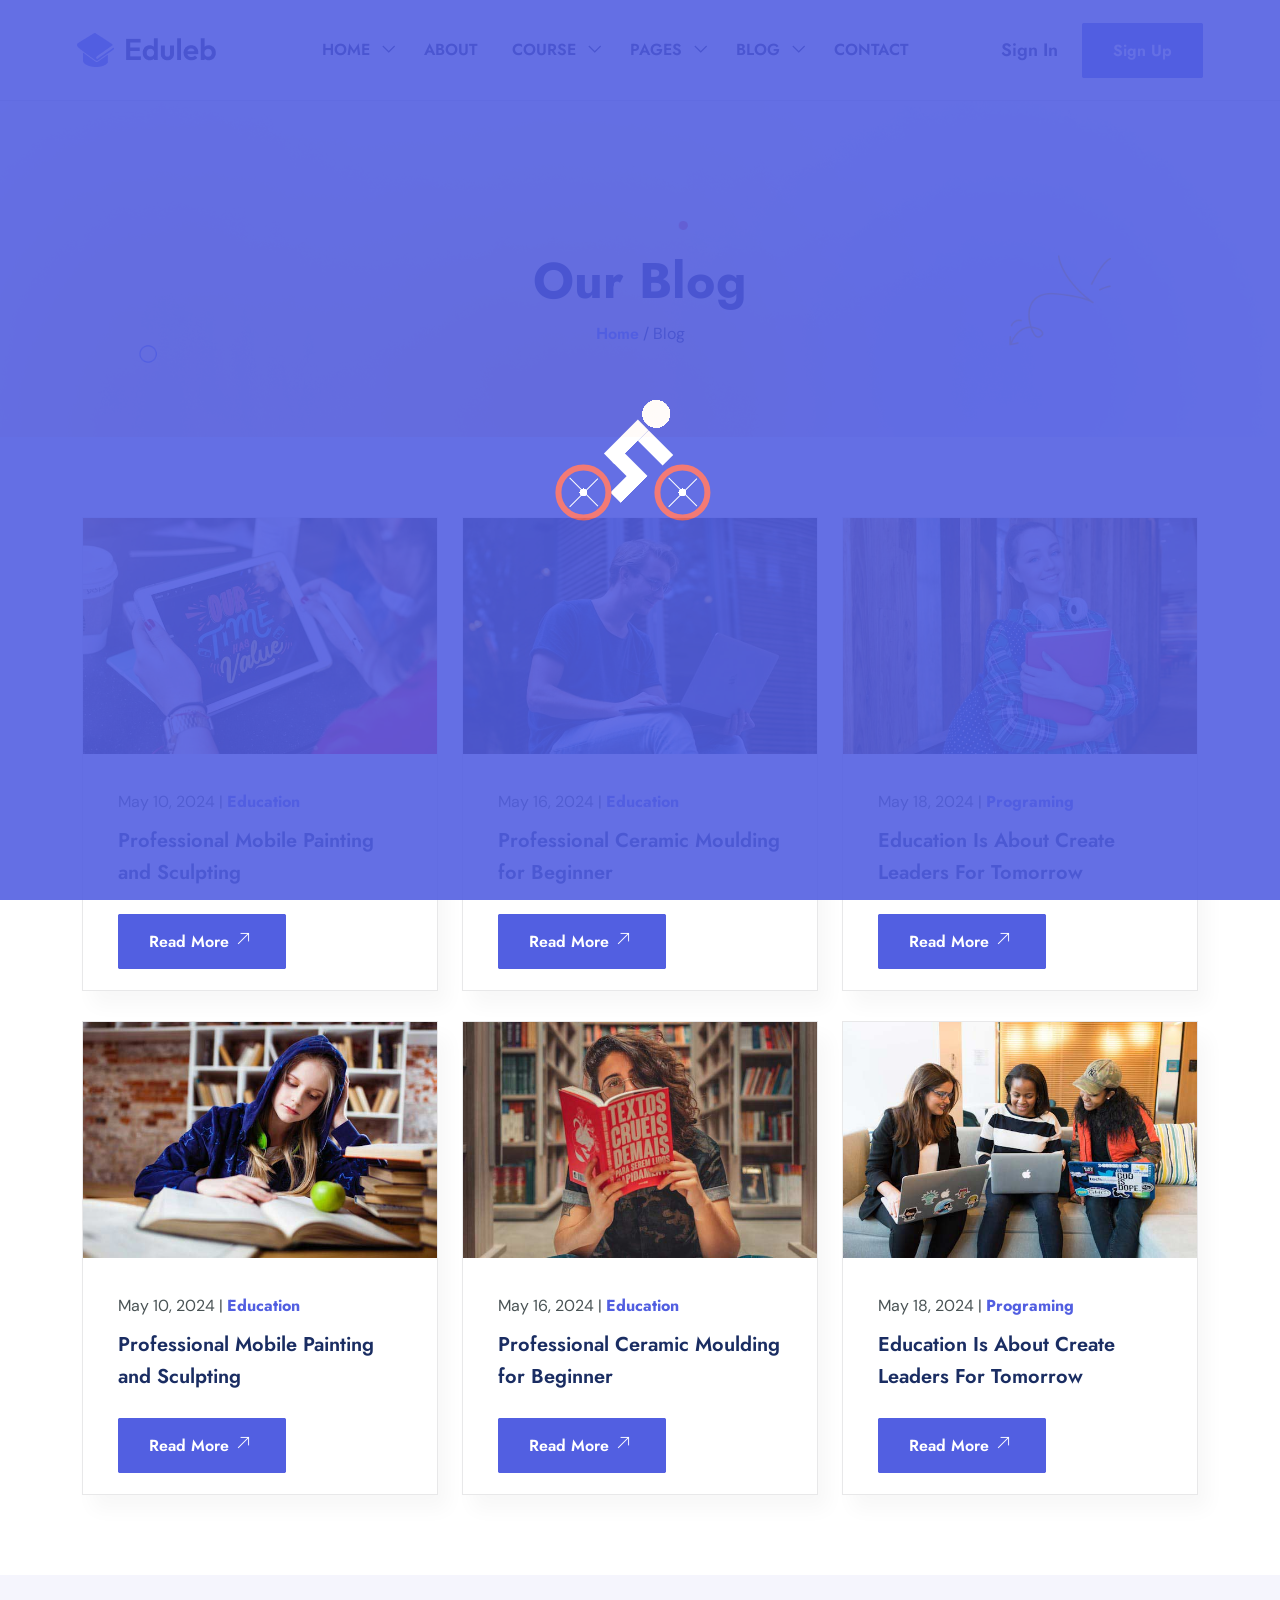
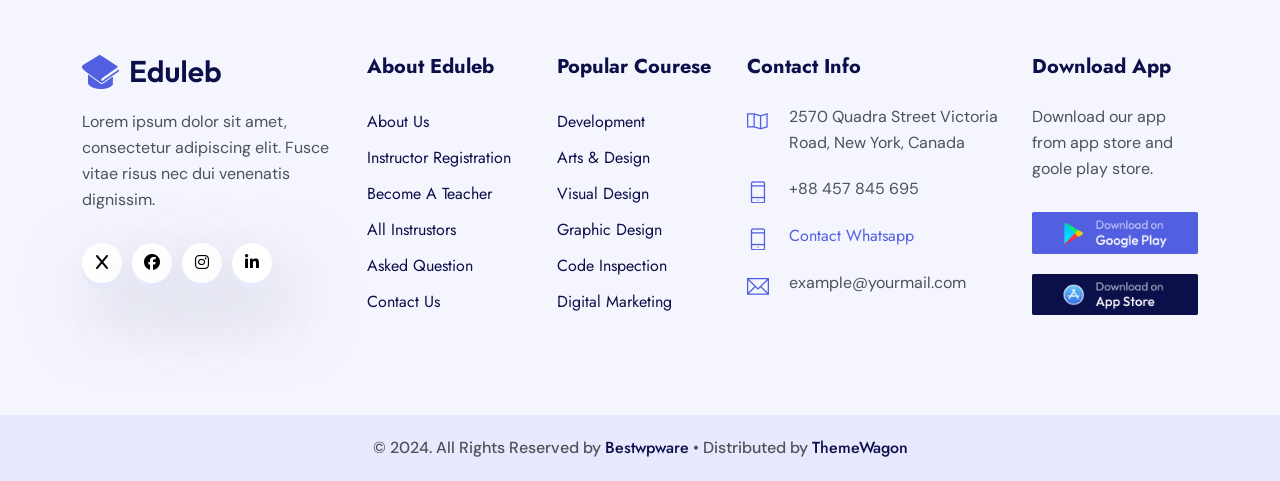
<file: blog.html>
<!DOCTYPE html>
<html lang="en">

	<head>
		<!-- Meta -->
		<meta charset="utf-8">
		<meta http-equiv="X-UA-Compatible" content="IE=edge">
		<meta name="viewport" content="width=device-width, initial-scale=1, shrink-to-fit=no">
		<!-- The above 3 meta tags *must* come first in the head; any other head content must come *after* these tags -->
		<meta name="description" content="Eduleb - Education HTML Template">
		<meta name="keywords" content="agency, business, corporate, creative, html5, modern, multipurpose, One Page, parallax, startup">		
		<!-- SITE TITLE -->
		<title>Eduleb - Education HTML Template</title>			
		<!-- Latest Bootstrap min CSS -->
		<link rel="stylesheet" href="assets/bootstrap/css/bootstrap.min.css">		
		<!-- Google Font -->
		<link href="https://fonts.googleapis.com/css2?family=DM+Sans:ital,opsz,wght@0,9..40,100..1000;1,9..40,100..1000&display=swap" rel="stylesheet">
		<link href="https://fonts.googleapis.com/css2?family=Jost:ital,wght@0,100..900;1,100..900&display=swap" rel="stylesheet">
		<!-- Font Awesome CSS -->
		<link rel="stylesheet" href="https://cdnjs.cloudflare.com/ajax/libs/font-awesome/6.5.2/css/all.min.css">
		<link rel="stylesheet" href="assets/fonts/font-awesome.min.css">
		<link rel="stylesheet" href="assets/fonts/themify-icons.css">
		<!--- owl carousel Css-->
		<link rel="stylesheet" href="assets/owlcarousel/css/owl.carousel.css">
		<link rel="stylesheet" href="assets/owlcarousel/css/owl.theme.css">	
		<!--jquery-simple-mobilemenu Css-->
        <link rel="stylesheet" href="assets/css/jquery-simple-mobilemenu.css">			
		<!-- MAGNIFIC CSS -->
		<link rel="stylesheet" href="assets/css/magnific-popup.css">		
		<!-- animate CSS -->
		<link rel="stylesheet" href="assets/css/animate.css">	
		<!-- Style CSS -->					
		<link rel="stylesheet" href="assets/css/style.css">					
		<!-- HTML5 shim and Respond.js IE8 support of HTML5 elements and media queries -->
		<!-- WARNING: Respond.js doesn't work if you view the page via file:// -->
		<!--[if lt IE 9]>
		  <script src="https://oss.maxcdn.com/html5shiv/3.7.2/html5shiv.min.js"></script>
		  <script src="https://oss.maxcdn.com/respond/1.4.2/respond.min.js"></script>
		<![endif]-->
	</head>
	
    <body data-spy="scroll" data-offset="80">

		<!-- START PRELOADER -->
		<div class="preloaders">
			<span class="loader"></span>
		</div>
		<!-- END PRELOADER -->		

		<!-- START NAVBAR -->  
		<div id="navigation" class="navbar-light bg-faded site-navigation">
			<div class="container-fluid">
				<div class="row">
					<div class="col-20 align-self-center">
						<div class="site-logo">
							<a href="index.html"><img src="assets/img/logo.png" alt=""></a>          				
						</div>
					</div><!--- END Col -->
					
					<div class="col-60 d-flex">
						<nav id="main-menu">
							<ul>
								<li class="menu-item-has-children"><a href="#">Home</a>
									<ul>										
										<li><a href="index.html">Home 01</a></li>
										<li><a href="index2.html">Home 02</a></li>
									</ul>
								</li>
								<li><a href="about.html">About</a></li>				  				  
								<li class="menu-item-has-children"><a href="course.html">Course</a>
									<ul>										
										<li><a href="course.html">Course</a></li>
										<li><a href="course_details.html">Course Details</a></li>
									</ul>
								</li>								
								<li class="menu-item-has-children"><a href="#">Pages</a>
									<ul>										
										<li><a href="instructor.html">Instructor</a></li>
										<li><a href="ins_details.html">Instructor Details</a></li>
										<li><a href="pricing.html">Pricing Plan</a></li>
										<li><a href="faq.html">Faq Page</a></li>			
										<li><a href="404.html">404</a></li>				
									</ul>
								</li>							
								<li class="menu-item-has-children"><a href="blog.html">Blog</a>
									<ul>										
										<li><a href="blog.html">Blog</a></li>
										<li><a href="blog_single.html">Blog Details</a></li>
									</ul>
								</li>							  
								<li><a href="contact.html">Contact</a></li>
							</ul>
						</nav>
					</div><!--- END Col -->
					
					<div class="col-20 d-none d-xl-block text-end align-self-center">
						<a href="#" class="header-btn">Sign In</a>
						<a href="contact.html" class="btn_one">Sign Up</a>
					</div><!--- END Col -->
					
					<ul class="mobile_menu">						
						<li><a href="#">Home</a>
							<ul class="sub-menu">										
								<li><a href="index.html">Home 01</a></li>
								<li><a href="index2.html">Home 02</a></li>						
							</ul>
						</li>	
						<li><a href="about.html">About</a></li>						
						<li><a href="#">Course</a>
							<ul class="sub-menu">										
								<li><a href="course.html">Course</a></li>
								<li><a href="course_details.html">Course Deails</a></li>									
							</ul>
						</li>
						<li><a href="#">Pages</a>
							<ul class="sub-menu">									
								<li><a href="instructor.html">Instructor</a></li>
								<li><a href="ins_details.html">Instructor Details</a></li>
								<li><a href="pricing.html">Pricing Plan</a></li>
								<li><a href="faq.html">Faq Page</a></li>			
								<li><a href="404.html">404</a></li>							
							</ul>
						</li>			
						<li><a href="blog.html">Blog</a>
							<ul class="sub-menu">										
								<li><a href="blog.html">Blog</a></li>
								<li><a href="blog_single.html">Blog Details</a></li>
							</ul>
						</li>						
						<li><a href="contact.html">Contact</a></li>
					</ul>			
				</div><!--- END ROW -->
			</div><!--- END CONTAINER -->
		</div> 	  
		<!-- END NAVBAR -->		

		<!-- START SECTION TOP -->
		<section class="section-top">
			<div class="container">
				<div class="col-lg-10 offset-lg-1 text-center">
					<div class="section-top-title wow fadeInRight" data-wow-duration="1s" data-wow-delay="0.3s" data-wow-offset="0">
						<h1>Our Blog</h1>
						<ul>
							<li><a href="index.html">Home</a></li>
							<li> / Blog</li>
						</ul>
					</div><!-- //.HERO-TEXT -->
				</div><!--- END COL -->
			</div><!--- END CONTAINER -->
		</section>	
		<!-- END SECTION TOP -->
		
		<!-- START BLOG -->
		<section id="blog" class="blog_area section-padding">
			<div class="container">	
				<div class="row">		
					<div class="col-lg-4 col-sm-4 col-xs-12 wow fadeInUp" data-wow-duration="1s" data-wow-delay="0.1s" data-wow-offset="0">
						<div class="single_blog">
							<img src="assets/img/blog/1.jpg" class="img-fluid" alt="image" />
							<div class="content_box">
								<span>May 10, 2024 | <a href="blog_single.html">Education</a></span>
								<h2><a href="blog_single.html">Professional Mobile Painting and Sculpting</a></h2>
								<a class="btn_one" href="course.html">Read More <i class="ti-arrow-top-right"></i></a>
							</div>
						</div>
					</div><!-- END COL-->				
					<div class="col-lg-4 col-sm-4 col-xs-12 wow fadeInUp" data-wow-duration="1s" data-wow-delay="0.1s" data-wow-offset="0">
						<div class="single_blog">
							<img src="assets/img/blog/2.jpg" class="img-fluid" alt="image" />
							<div class="content_box">
								<span>May 16, 2024 | <a href="blog_single.html">Education</a></span>
								<h2><a href="blog_single.html">Professional Ceramic Moulding for Beginner</a></h2>
								<a class="btn_one" href="course.html">Read More <i class="ti-arrow-top-right"></i></a>							
							</div>
						</div>
					</div><!-- END COL-->
					<div class="col-lg-4 col-sm-4 col-xs-12 wow fadeInUp" data-wow-duration="1s" data-wow-delay="0.3s" data-wow-offset="0">
						<div class="single_blog">
							<img src="assets/img/blog/3.jpg" class="img-fluid" alt="image" />
							<div class="content_box">
								<span>May 18, 2024 | <a href="blog_single.html">Programing</a></span>
								<h2><a href="blog_single.html">Education Is About Create Leaders For Tomorrow </a></h2>
								<a class="btn_one" href="course.html">Read More <i class="ti-arrow-top-right"></i></a>
							</div>
						</div>
					</div><!-- END COL-->	
					<div class="col-lg-4 col-sm-4 col-xs-12 wow fadeInUp" data-wow-duration="1s" data-wow-delay="0.1s" data-wow-offset="0">
						<div class="single_blog">
							<img src="assets/img/blog/4.jpg" class="img-fluid" alt="image" />
							<div class="content_box">
								<span>May 10, 2024 | <a href="blog_single.html">Education</a></span>
								<h2><a href="blog_single.html">Professional Mobile Painting and Sculpting</a></h2>
								<a class="btn_one" href="course.html">Read More <i class="ti-arrow-top-right"></i></a>
							</div>
						</div>
					</div><!-- END COL-->				
					<div class="col-lg-4 col-sm-4 col-xs-12 wow fadeInUp" data-wow-duration="1s" data-wow-delay="0.1s" data-wow-offset="0">
						<div class="single_blog">
							<img src="assets/img/blog/5.jpg" class="img-fluid" alt="image" />
							<div class="content_box">
								<span>May 16, 2024 | <a href="blog_single.html">Education</a></span>
								<h2><a href="blog_single.html">Professional Ceramic Moulding for Beginner</a></h2>
								<a class="btn_one" href="course.html">Read More <i class="ti-arrow-top-right"></i></a>							
							</div>
						</div>
					</div><!-- END COL-->
					<div class="col-lg-4 col-sm-4 col-xs-12 wow fadeInUp" data-wow-duration="1s" data-wow-delay="0.3s" data-wow-offset="0">
						<div class="single_blog">
							<img src="assets/img/blog/6.jpg" class="img-fluid" alt="image" />
							<div class="content_box">
								<span>May 18, 2024 | <a href="blog_single.html">Programing</a></span>
								<h2><a href="blog_single.html">Education Is About Create Leaders For Tomorrow </a></h2>
								<a class="btn_one" href="course.html">Read More <i class="ti-arrow-top-right"></i></a>
							</div>
						</div>
					</div><!-- END COL-->						
				</div><!-- / END ROW -->
			</div><!-- END CONTAINER  -->
		</section>	
		<!-- END BLOG -->
		
		<!-- START FOOTER -->
		<div class="footer section-padding">
			<div class="container">				
				<div class="row">						
					<div class="col-lg-3 col-sm-6 col-xs-12">
						<div class="single_footer">
							<a href="index.html"><img src="assets/img/logo.png" alt=""></a>         
							<p>Lorem ipsum dolor sit amet, consectetur adipiscing elit. Fusce vitae risus nec dui venenatis dignissim.</p>
							<div class="social_profile">
								<ul>
									<li><a class="f_facebook" href="#"><i class="fa-solid fa-x"></i></a></li>
									<li><a class="f_twitter" href="#"><i class="fa-brands fa-facebook-f"></i></a></li>
									<li><a class="f_instagram"href="#"><i class="fa-brands fa-instagram"></i></a></li>
									<li><a class="f_linkedin" href="#"><i class="fa-brands fa-linkedin-in"></i></a></li>
								</ul>
							</div>
						</div>			
					</div><!--- END COL -->						
					<div class="col-lg-2 col-sm-6 col-xs-12">
						<div class="single_footer">
							<h4>About Eduleb</h4>
							<ul>
								<li><a href="#">About us</a></li>
								<li><a href="#">Instructor Registration</a></li>
								<li><a href="#">Become A Teacher</a></li>
								<li><a href="#">All Instrustors</a></li>
								<li><a href="#">Asked Question</a></li>
								<li><a href="#">Contact us</a></li>
							</ul>
						</div>
					</div><!--- END COL -->	
					<div class="col-lg-2 col-sm-6 col-xs-12">
						<div class="single_footer">
							<h4>Popular Courese</h4>
							<ul>
								<li><a href="#">Development</a></li>
								<li><a href="#">Arts & design</a></li>
								<li><a href="#">Visual Design</a></li>
								<li><a href="#">Graphic Design</a></li>
								<li><a href="#">Code Inspection</a></li>						
								<li><a href="#">Digital Marketing</a></li>						
							</ul>
						</div>
					</div><!--- END COL -->
					<div class="col-lg-3 col-sm-6 col-xs-12">
						<div class="single_footer">
							<h4>Contact Info</h4>
							<div class="sf_contact">
								<span class="ti-map"></span>
								<p>2570 Quadra Street Victoria Road, New York, Canada</p>
							</div>
							<div class="sf_contact">
								<span class="ti-mobile"></span>
								<p>+88 457 845 695</p>
							</div>
							<div class="sf_contact">
								<span class="ti-mobile"></span>
								<p><a href="tel:+88457845695">Contact Whatsapp</a></p>
							</div>
							<div class="sf_contact">
								<span class="ti-email"></span>
								<p>example@yourmail.com</p>
							</div>
						</div>
					</div><!--- END COL -->						
					<div class="col-lg-2 col-sm-6 col-xs-12">
						<div class="single_footer">
							<h4>Download App</h4>
							<p>Download our app from app store and goole play store.</p>
							<a href="index.html"><img src="assets/img/google-play.jpg" class="foot_img" alt=""></a>  
							<a href="index.html"><img src="assets/img/app-store.jpg" class="foot_img" alt=""></a>  
						</div>
					</div><!--- END COL -->	
				</div><!--- END ROW -->					
			</div><!--- END CONTAINER -->
		</div>
		<!-- END FOOTER -->	

		<!-- START FOOTER COPYRIGHT -->	
		<div class="foot_copy">
			<div class="footer_copyright">
				<p>&copy; 2024. All Rights Reserved by <a href="https://bestwpware.com/">Bestwpware</a> • Distributed by <a href="https://themewagon.com">ThemeWagon</a></p>
			</div>	
		</div>
		<!-- END FOOTER COPYRIGHT -->	
	
	<!-- Latest jQuery -->
		<script src="assets/js/jquery-1.12.4.min.js"></script>
	<!-- Latest compiled and minified Bootstrap -->
		<script src="assets/bootstrap/js/bootstrap.min.js"></script>
	<!-- modernizer JS -->		
		<script src="assets/js/modernizr-2.8.3.min.js"></script>	
	<!-- jquery-simple-mobilemenu.min -->
		<script src="assets/js/jquery-simple-mobilemenu.js"></script>		
	<!-- owl-carousel min js  -->
		<script src="assets/owlcarousel/js/owl.carousel.min.js"></script>					
	<!-- magnific-popup js -->               
		<script src="assets/js/jquery.magnific-popup.min.js"></script>						
	<!-- countTo js -->
		<script src="assets/js/jquery.inview.min.js"></script>								
	<!-- scrolltopcontrol js -->
		<script src="assets/js/scrolltopcontrol.js"></script>			
	<!-- WOW - Reveal Animations When You Scroll -->
		<script src="assets/js/wow.min.js"></script>				
	<!-- scripts js -->
		<script src="assets/js/scripts.js"></script>
    </body>
</html>
</file>
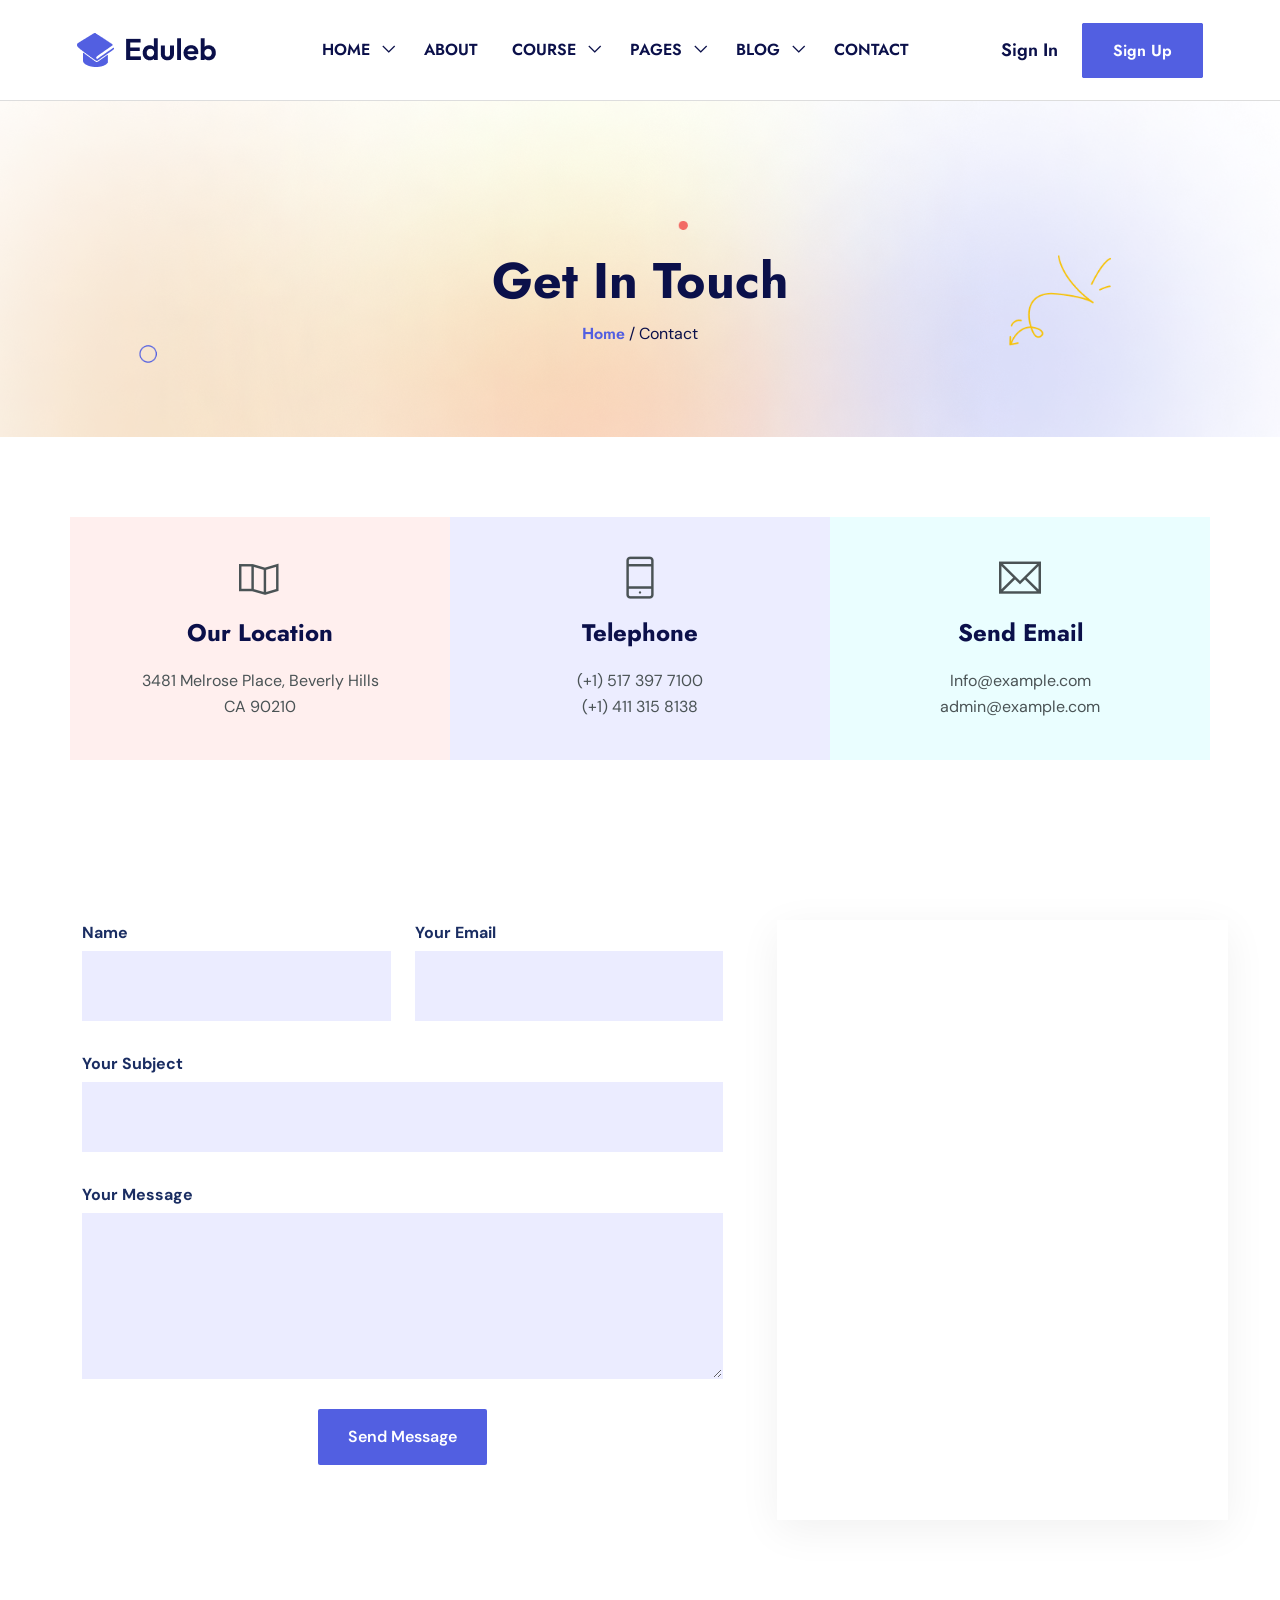
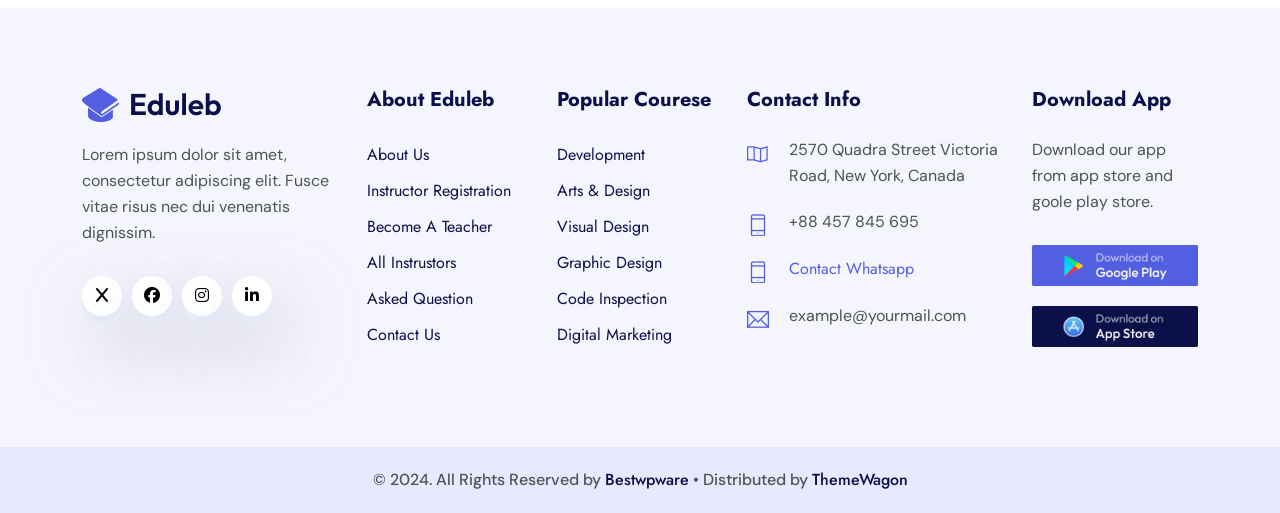
<file: contact.html>
<!DOCTYPE html>
<html lang="en">

	<head>
		<!-- Meta -->
		<meta charset="utf-8">
		<meta http-equiv="X-UA-Compatible" content="IE=edge">
		<meta name="viewport" content="width=device-width, initial-scale=1, shrink-to-fit=no">
		<!-- The above 3 meta tags *must* come first in the head; any other head content must come *after* these tags -->
		<meta name="description" content="Eduleb - Education HTML Template">
		<meta name="keywords" content="agency, business, corporate, creative, html5, modern, multipurpose, One Page, parallax, startup">		
		<!-- SITE TITLE -->
		<title>Eduleb - Education HTML Template</title>			
		<!-- Latest Bootstrap min CSS -->
		<link rel="stylesheet" href="assets/bootstrap/css/bootstrap.min.css">		
		<!-- Google Font -->
		<link href="https://fonts.googleapis.com/css2?family=DM+Sans:ital,opsz,wght@0,9..40,100..1000;1,9..40,100..1000&display=swap" rel="stylesheet">
		<link href="https://fonts.googleapis.com/css2?family=Jost:ital,wght@0,100..900;1,100..900&display=swap" rel="stylesheet">
		<!-- Font Awesome CSS -->
		<link rel="stylesheet" href="https://cdnjs.cloudflare.com/ajax/libs/font-awesome/6.5.2/css/all.min.css">
		<link rel="stylesheet" href="assets/fonts/font-awesome.min.css">
		<link rel="stylesheet" href="assets/fonts/themify-icons.css">
		<!--- owl carousel Css-->
		<link rel="stylesheet" href="assets/owlcarousel/css/owl.carousel.css">
		<link rel="stylesheet" href="assets/owlcarousel/css/owl.theme.css">	
		<!--jquery-simple-mobilemenu Css-->
        <link rel="stylesheet" href="assets/css/jquery-simple-mobilemenu.css">			
		<!-- MAGNIFIC CSS -->
		<link rel="stylesheet" href="assets/css/magnific-popup.css">		
		<!-- animate CSS -->
		<link rel="stylesheet" href="assets/css/animate.css">	
		<!-- Style CSS -->					
		<link rel="stylesheet" href="assets/css/style.css">					
		<!-- HTML5 shim and Respond.js IE8 support of HTML5 elements and media queries -->
		<!-- WARNING: Respond.js doesn't work if you view the page via file:// -->
		<!--[if lt IE 9]>
		  <script src="https://oss.maxcdn.com/html5shiv/3.7.2/html5shiv.min.js"></script>
		  <script src="https://oss.maxcdn.com/respond/1.4.2/respond.min.js"></script>
		<![endif]-->
	</head>
	
    <body data-spy="scroll" data-offset="80">

		<!-- START PRELOADER -->
		<div class="preloaders">
			<span class="loader"></span>
		</div>
		<!-- END PRELOADER -->		

		<!-- START NAVBAR -->  
		<div id="navigation" class="navbar-light bg-faded site-navigation">
			<div class="container-fluid">
				<div class="row">
					<div class="col-20 align-self-center">
						<div class="site-logo">
							<a href="index.html"><img src="assets/img/logo.png" alt=""></a>          				
						</div>
					</div><!--- END Col -->
					
					<div class="col-60 d-flex">
						<nav id="main-menu">
							<ul>
								<li class="menu-item-has-children"><a href="#">Home</a>
									<ul>										
										<li><a href="index.html">Home 01</a></li>
										<li><a href="index2.html">Home 02</a></li>
									</ul>
								</li>
								<li><a href="about.html">About</a></li>				  				  
								<li class="menu-item-has-children"><a href="course.html">Course</a>
									<ul>										
										<li><a href="course.html">Course</a></li>
										<li><a href="course_details.html">Course Details</a></li>
									</ul>
								</li>								
								<li class="menu-item-has-children"><a href="#">Pages</a>
									<ul>										
										<li><a href="instructor.html">Instructor</a></li>
										<li><a href="ins_details.html">Instructor Details</a></li>
										<li><a href="pricing.html">Pricing Plan</a></li>
										<li><a href="faq.html">Faq Page</a></li>			
										<li><a href="404.html">404</a></li>				
									</ul>
								</li>							
								<li class="menu-item-has-children"><a href="blog.html">Blog</a>
									<ul>										
										<li><a href="blog.html">Blog</a></li>
										<li><a href="blog_single.html">Blog Details</a></li>
									</ul>
								</li>							  
								<li><a href="contact.html">Contact</a></li>
							</ul>
						</nav>
					</div><!--- END Col -->
					
					<div class="col-20 d-none d-xl-block text-end align-self-center">
						<a href="#" class="header-btn">Sign In</a>
						<a href="contact.html" class="btn_one">Sign Up</a>
					</div><!--- END Col -->
					
					<ul class="mobile_menu">						
						<li><a href="#">Home</a>
							<ul class="sub-menu">										
								<li><a href="index.html">Home 01</a></li>
								<li><a href="index2.html">Home 02</a></li>						
							</ul>
						</li>	
						<li><a href="about.html">About</a></li>						
						<li><a href="#">Course</a>
							<ul class="sub-menu">										
								<li><a href="course.html">Course</a></li>
								<li><a href="course_details.html">Course Deails</a></li>									
							</ul>
						</li>
						<li><a href="#">Pages</a>
							<ul class="sub-menu">									
								<li><a href="instructor.html">Instructor</a></li>
								<li><a href="ins_details.html">Instructor Details</a></li>
								<li><a href="pricing.html">Pricing Plan</a></li>
								<li><a href="faq.html">Faq Page</a></li>			
								<li><a href="404.html">404</a></li>							
							</ul>
						</li>			
						<li><a href="blog.html">Blog</a>
							<ul class="sub-menu">										
								<li><a href="blog.html">Blog</a></li>
								<li><a href="blog_single.html">Blog Details</a></li>
							</ul>
						</li>						
						<li><a href="contact.html">Contact</a></li>
					</ul>			
				</div><!--- END ROW -->
			</div><!--- END CONTAINER -->
		</div> 	  
		<!-- END NAVBAR -->		

		<!-- START SECTION TOP -->
		<section class="section-top">
			<div class="container">
				<div class="col-lg-10 offset-lg-1 text-center">
					<div class="section-top-title wow fadeInRight" data-wow-duration="1s" data-wow-delay="0.3s" data-wow-offset="0">
						<h1>Get In Touch</h1>
						<ul>
							<li><a href="index.html">Home</a></li>
							<li> / Contact</li>
						</ul>
					</div><!-- //.HERO-TEXT -->
				</div><!--- END COL -->
			</div><!--- END CONTAINER -->
		</section>	
		<!-- END SECTION TOP -->
		
		<!-- START ADDRESS -->
		<section class="address_area section-padding">
			<div class="container">
				<div class="row text-center">
					<div class="col-lg-4 col-sm-4 col-xs-12 no-padding wow fadeInUp" data-wow-duration="1s" data-wow-delay="0.1s" data-wow-offset="0">
						<div class="single_address sa_one">
							<i class="ti-map"></i>
							<h4>Our Location</h4>
							<p>3481 Melrose Place, Beverly Hills <br /> CA 90210</p>
						</div>
					</div><!-- END COL -->
					<div class="col-lg-4 col-sm-4 col-xs-12 no-padding wow fadeInUp" data-wow-duration="1s" data-wow-delay="0.2s" data-wow-offset="0">
						<div class="single_address sa_two">
							<i class="ti-mobile"></i>
							<h4>Telephone</h4>
							<p>(+1) 517 397 7100</p>
							<p>(+1) 411 315 8138</p>
						</div>
					</div><!-- END COL -->
					<div class="col-lg-4 col-sm-4 col-xs-12 no-padding wow fadeInUp" data-wow-duration="1s" data-wow-delay="0.3s" data-wow-offset="0">
						<div class="single_address sa_three">
							<i class="ti-email"></i>
							<h4>Send email</h4>
							<p>Info@example.com</p>
							<p>admin@example.com</p>
						</div>
					</div><!-- END COL -->			  
				</div><!--- END ROW -->
			</div><!--- END CONTAINER -->
		</section>
		<!-- END ADDRESS -->	

		<!-- CONTACT -->
		<div id="contact" class="contact_area section-padding">
			<div class="container">			
				<div class="row">					
					<div class="col-lg-7 col-sm-12 col-xs-12 wow fadeInUp" data-wow-duration="1s" data-wow-delay="0.2s" data-wow-offset="0">		
						<div class="contact">
							<form class="form" name="enq" method="post" action="contact.php" onsubmit="return validation();">
								<div class="row">
									<div class="form-group col-md-6">
										<label for="">Name</label>
										<input type="text" name="name" class="form-control" required="required">
									</div>
									<div class="form-group col-md-6">
										<label for="">Your Email</label>
										<input type="email" name="email" class="form-control" required="required">
									</div>
									<div class="form-group col-md-12">
										<label for="">Your Subject</label>
										<input type="text" name="subject" class="form-control" required="required">
									</div>
									<div class="form-group col-md-12">
										<label for="">Your Message</label>
										<textarea rows="6" name="message" class="form-control" required="required"></textarea>
									</div>
									<div class="col-md-12 text-center">
										<button type="submit" value="Send message" name="submit" id="submitButton" class="btn_one" title="Submit Your Message!">Send Message</button>
									</div>
								</div>
							</form>
						</div>
					</div><!-- END COL  -->
					<div class="col-lg-5 col-sm-12 col-xs-12 wow fadeInUp" data-wow-duration="1s" data-wow-delay="0.2s" data-wow-offset="0">		<div class="map">
							<iframe src="https://www.google.com/maps/embed?pb=!1m18!1m12!1m3!1d3023.957183635167!2d-74.00402768559431!3d40.71895904512855!2m3!1f0!2f0!3f0!3m2!1i1024!2i768!4f13.1!3m3!1m2!1s0x89c2598a1316e7a7%3A0x47bb20eb6074b3f0!2sNew%20Work%20City%20-%20(CLOSED)!5e0!3m2!1sbn!2sbd!4v1600305497356!5m2!1sbn!2sbd" style="border:0;" allowfullscreen="" aria-hidden="false" tabindex="0"></iframe>
						</div>					
					</div><!-- END COL  -->				
				</div><!-- END ROW -->				
			</div><!--- END CONTAINER -->
		</div>
		<!-- END CONTACT -->
		
		<!-- START FOOTER -->
		<div class="footer section-padding">
			<div class="container">				
				<div class="row">						
					<div class="col-lg-3 col-sm-6 col-xs-12">
						<div class="single_footer">
							<a href="index.html"><img src="assets/img/logo.png" alt=""></a>         
							<p>Lorem ipsum dolor sit amet, consectetur adipiscing elit. Fusce vitae risus nec dui venenatis dignissim.</p>
							<div class="social_profile">
								<ul>
									<li><a class="f_facebook" href="#"><i class="fa-solid fa-x"></i></a></li>
									<li><a class="f_twitter" href="#"><i class="fa-brands fa-facebook-f"></i></a></li>
									<li><a class="f_instagram"href="#"><i class="fa-brands fa-instagram"></i></a></li>
									<li><a class="f_linkedin" href="#"><i class="fa-brands fa-linkedin-in"></i></a></li>
								</ul>
							</div>
						</div>			
					</div><!--- END COL -->						
					<div class="col-lg-2 col-sm-6 col-xs-12">
						<div class="single_footer">
							<h4>About Eduleb</h4>
							<ul>
								<li><a href="#">About us</a></li>
								<li><a href="#">Instructor Registration</a></li>
								<li><a href="#">Become A Teacher</a></li>
								<li><a href="#">All Instrustors</a></li>
								<li><a href="#">Asked Question</a></li>
								<li><a href="#">Contact us</a></li>
							</ul>
						</div>
					</div><!--- END COL -->	
					<div class="col-lg-2 col-sm-6 col-xs-12">
						<div class="single_footer">
							<h4>Popular Courese</h4>
							<ul>
								<li><a href="#">Development</a></li>
								<li><a href="#">Arts & design</a></li>
								<li><a href="#">Visual Design</a></li>
								<li><a href="#">Graphic Design</a></li>
								<li><a href="#">Code Inspection</a></li>						
								<li><a href="#">Digital Marketing</a></li>						
							</ul>
						</div>
					</div><!--- END COL -->
					<div class="col-lg-3 col-sm-6 col-xs-12">
						<div class="single_footer">
							<h4>Contact Info</h4>
							<div class="sf_contact">
								<span class="ti-map"></span>
								<p>2570 Quadra Street Victoria Road, New York, Canada</p>
							</div>
							<div class="sf_contact">
								<span class="ti-mobile"></span>
								<p>+88 457 845 695</p>
							</div>
							<div class="sf_contact">
								<span class="ti-mobile"></span>
								<p><a href="tel:+88457845695">Contact Whatsapp</a></p>
							</div>
							<div class="sf_contact">
								<span class="ti-email"></span>
								<p>example@yourmail.com</p>
							</div>
						</div>
					</div><!--- END COL -->						
					<div class="col-lg-2 col-sm-6 col-xs-12">
						<div class="single_footer">
							<h4>Download App</h4>
							<p>Download our app from app store and goole play store.</p>
							<a href="index.html"><img src="assets/img/google-play.jpg" class="foot_img" alt=""></a>  
							<a href="index.html"><img src="assets/img/app-store.jpg" class="foot_img" alt=""></a>  
						</div>
					</div><!--- END COL -->	
				</div><!--- END ROW -->					
			</div><!--- END CONTAINER -->
		</div>
		<!-- END FOOTER -->	

		<!-- START FOOTER COPYRIGHT -->	
		<div class="foot_copy">
			<div class="footer_copyright">
				<p>&copy; 2024. All Rights Reserved by <a href="https://bestwpware.com/">Bestwpware</a> • Distributed by <a href="https://themewagon.com">ThemeWagon</a></p>
			</div>	
		</div>
		<!-- END FOOTER COPYRIGHT -->	
	
	<!-- Latest jQuery -->
		<script src="assets/js/jquery-1.12.4.min.js"></script>
	<!-- Latest compiled and minified Bootstrap -->
		<script src="assets/bootstrap/js/bootstrap.min.js"></script>
	<!-- modernizer JS -->		
		<script src="assets/js/modernizr-2.8.3.min.js"></script>	
	<!-- jquery-simple-mobilemenu.min -->
		<script src="assets/js/jquery-simple-mobilemenu.js"></script>		
	<!-- owl-carousel min js  -->
		<script src="assets/owlcarousel/js/owl.carousel.min.js"></script>					
	<!-- magnific-popup js -->               
		<script src="assets/js/jquery.magnific-popup.min.js"></script>						
	<!-- countTo js -->
		<script src="assets/js/jquery.inview.min.js"></script>								
	<!-- scrolltopcontrol js -->
		<script src="assets/js/scrolltopcontrol.js"></script>			
	<!-- WOW - Reveal Animations When You Scroll -->
		<script src="assets/js/wow.min.js"></script>				
	<!-- scripts js -->
		<script src="assets/js/scripts.js"></script>
    </body>
</html>
</file>
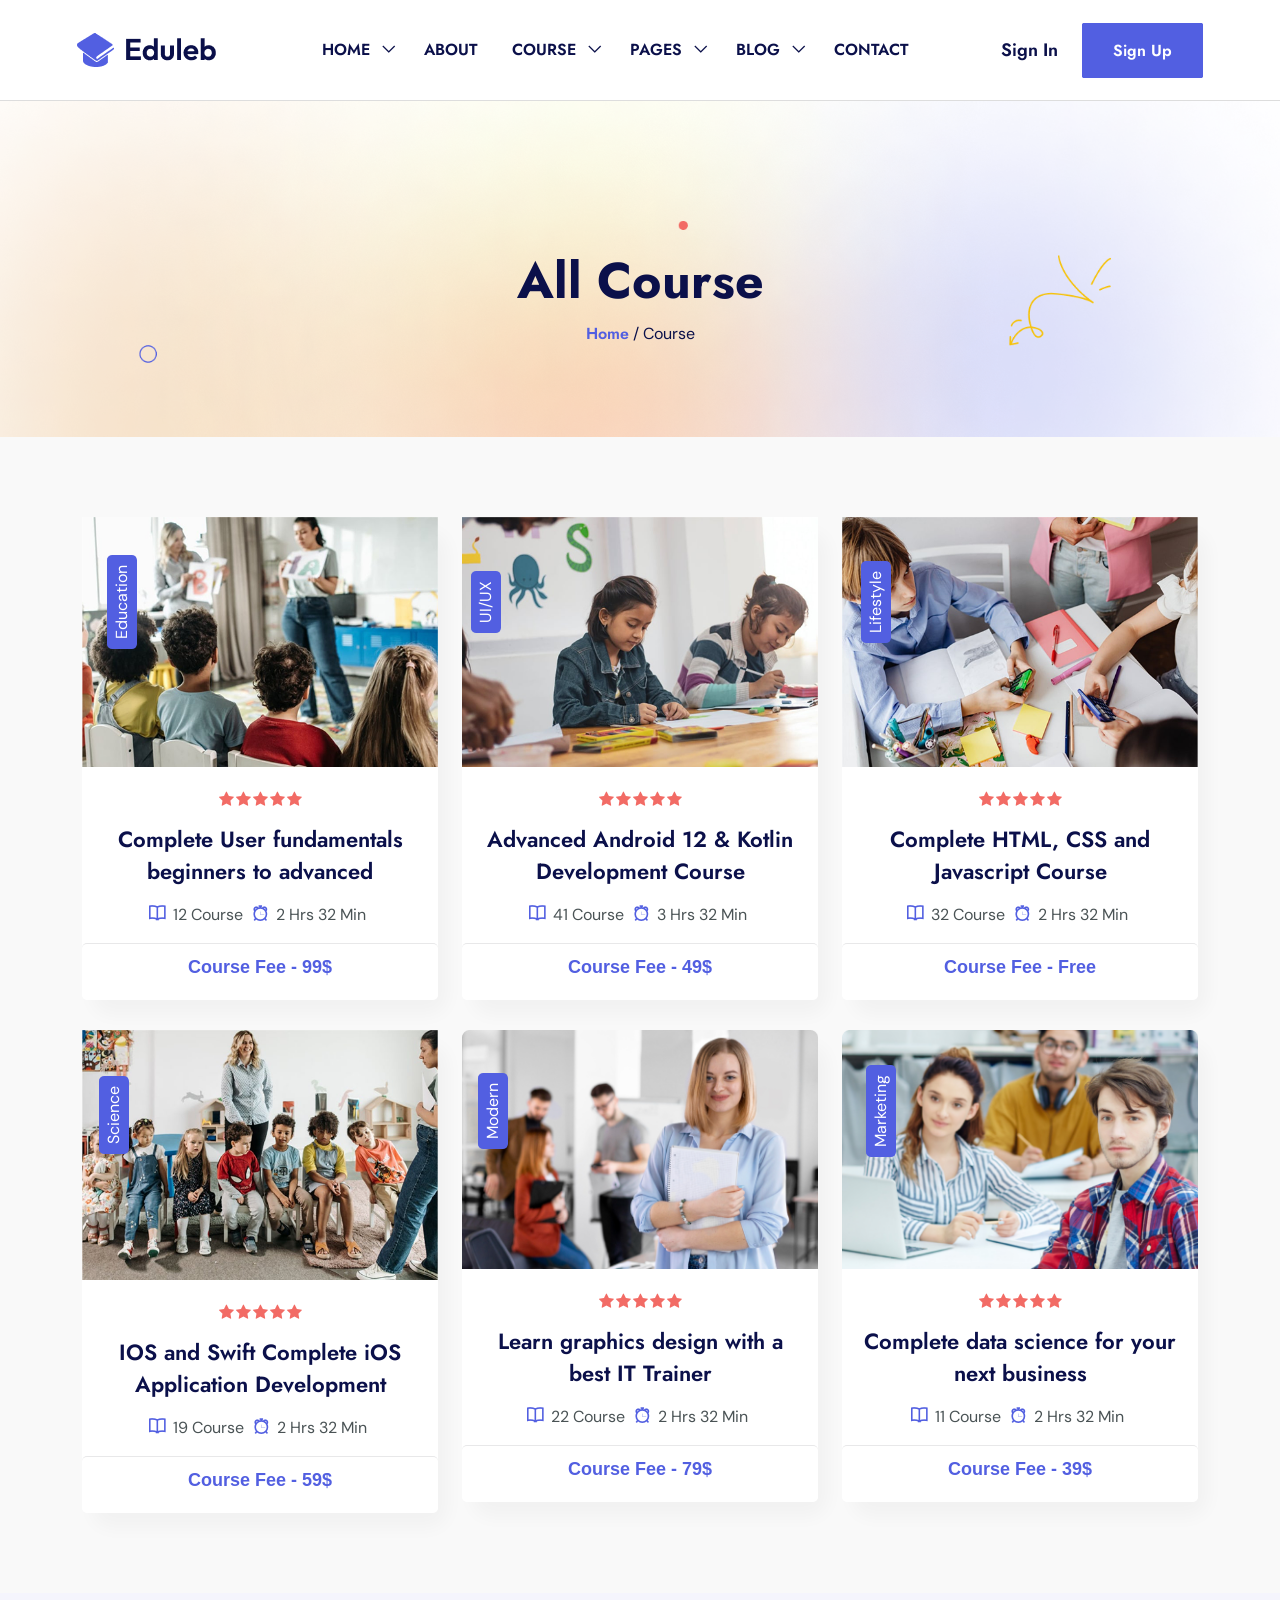
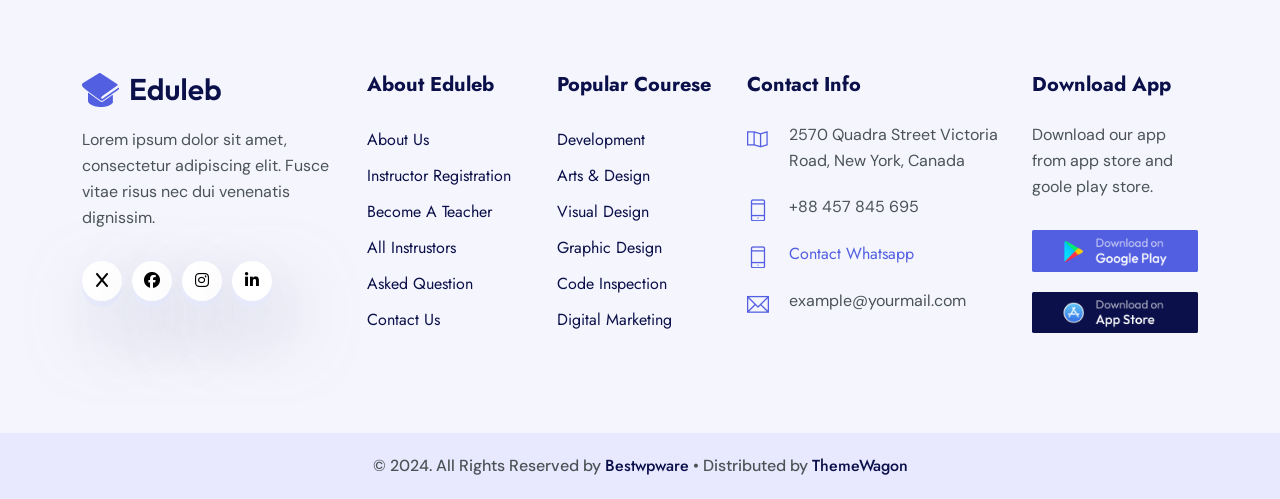
<file: course.html>
<!DOCTYPE html>
<html lang="en">

	<head>
		<!-- Meta -->
		<meta charset="utf-8">
		<meta http-equiv="X-UA-Compatible" content="IE=edge">
		<meta name="viewport" content="width=device-width, initial-scale=1, shrink-to-fit=no">
		<!-- The above 3 meta tags *must* come first in the head; any other head content must come *after* these tags -->
		<meta name="description" content="Eduleb - Education HTML Template">
		<meta name="keywords" content="agency, business, corporate, creative, html5, modern, multipurpose, One Page, parallax, startup">		
		<!-- SITE TITLE -->
		<title>Eduleb - Education HTML Template</title>			
		<!-- Latest Bootstrap min CSS -->
		<link rel="stylesheet" href="assets/bootstrap/css/bootstrap.min.css">		
		<!-- Google Font -->
		<link href="https://fonts.googleapis.com/css2?family=DM+Sans:ital,opsz,wght@0,9..40,100..1000;1,9..40,100..1000&display=swap" rel="stylesheet">
		<link href="https://fonts.googleapis.com/css2?family=Jost:ital,wght@0,100..900;1,100..900&display=swap" rel="stylesheet">
		<!-- Font Awesome CSS -->
		<link rel="stylesheet" href="https://cdnjs.cloudflare.com/ajax/libs/font-awesome/6.5.2/css/all.min.css">
		<link rel="stylesheet" href="assets/fonts/font-awesome.min.css">
		<link rel="stylesheet" href="assets/fonts/themify-icons.css">
		<!--- owl carousel Css-->
		<link rel="stylesheet" href="assets/owlcarousel/css/owl.carousel.css">
		<link rel="stylesheet" href="assets/owlcarousel/css/owl.theme.css">	
		<!--jquery-simple-mobilemenu Css-->
        <link rel="stylesheet" href="assets/css/jquery-simple-mobilemenu.css">			
		<!-- MAGNIFIC CSS -->
		<link rel="stylesheet" href="assets/css/magnific-popup.css">		
		<!-- animate CSS -->
		<link rel="stylesheet" href="assets/css/animate.css">	
		<!-- Style CSS -->					
		<link rel="stylesheet" href="assets/css/style.css">					
		<!-- HTML5 shim and Respond.js IE8 support of HTML5 elements and media queries -->
		<!-- WARNING: Respond.js doesn't work if you view the page via file:// -->
		<!--[if lt IE 9]>
		  <script src="https://oss.maxcdn.com/html5shiv/3.7.2/html5shiv.min.js"></script>
		  <script src="https://oss.maxcdn.com/respond/1.4.2/respond.min.js"></script>
		<![endif]-->
	</head>
	
    <body data-spy="scroll" data-offset="80">

		<!-- START PRELOADER -->
		<div class="preloaders">
			<span class="loader"></span>
		</div>
		<!-- END PRELOADER -->		

		<!-- START NAVBAR -->  
		<div id="navigation" class="navbar-light bg-faded site-navigation">
			<div class="container-fluid">
				<div class="row">
					<div class="col-20 align-self-center">
						<div class="site-logo">
							<a href="index.html"><img src="assets/img/logo.png" alt=""></a>          				
						</div>
					</div><!--- END Col -->
					
					<div class="col-60 d-flex">
						<nav id="main-menu">
							<ul>
								<li class="menu-item-has-children"><a href="#">Home</a>
									<ul>										
										<li><a href="index.html">Home 01</a></li>
										<li><a href="index2.html">Home 02</a></li>
									</ul>
								</li>
								<li><a href="about.html">About</a></li>				  				  
								<li class="menu-item-has-children"><a href="course.html">Course</a>
									<ul>										
										<li><a href="course.html">Course</a></li>
										<li><a href="course_details.html">Course Details</a></li>
									</ul>
								</li>								
								<li class="menu-item-has-children"><a href="#">Pages</a>
									<ul>										
										<li><a href="instructor.html">Instructor</a></li>
										<li><a href="ins_details.html">Instructor Details</a></li>
										<li><a href="pricing.html">Pricing Plan</a></li>
										<li><a href="faq.html">Faq Page</a></li>			
										<li><a href="404.html">404</a></li>				
									</ul>
								</li>							
								<li class="menu-item-has-children"><a href="blog.html">Blog</a>
									<ul>										
										<li><a href="blog.html">Blog</a></li>
										<li><a href="blog_single.html">Blog Details</a></li>
									</ul>
								</li>							  
								<li><a href="contact.html">Contact</a></li>
							</ul>
						</nav>
					</div><!--- END Col -->
					
					<div class="col-20 d-none d-xl-block text-end align-self-center">
						<a href="#" class="header-btn">Sign In</a>
						<a href="contact.html" class="btn_one">Sign Up</a>
					</div><!--- END Col -->
					
					<ul class="mobile_menu">						
						<li><a href="#">Home</a>
							<ul class="sub-menu">										
								<li><a href="index.html">Home 01</a></li>
								<li><a href="index2.html">Home 02</a></li>						
							</ul>
						</li>	
						<li><a href="about.html">About</a></li>						
						<li><a href="#">Course</a>
							<ul class="sub-menu">										
								<li><a href="course.html">Course</a></li>
								<li><a href="course_details.html">Course Deails</a></li>									
							</ul>
						</li>
						<li><a href="#">Pages</a>
							<ul class="sub-menu">									
								<li><a href="instructor.html">Instructor</a></li>
								<li><a href="ins_details.html">Instructor Details</a></li>
								<li><a href="pricing.html">Pricing Plan</a></li>
								<li><a href="faq.html">Faq Page</a></li>			
								<li><a href="404.html">404</a></li>							
							</ul>
						</li>			
						<li><a href="blog.html">Blog</a>
							<ul class="sub-menu">										
								<li><a href="blog.html">Blog</a></li>
								<li><a href="blog_single.html">Blog Details</a></li>
							</ul>
						</li>						
						<li><a href="contact.html">Contact</a></li>
					</ul>			
				</div><!--- END ROW -->
			</div><!--- END CONTAINER -->
		</div> 	  
		<!-- END NAVBAR -->		

		<!-- START SECTION TOP -->
		<section class="section-top">
			<div class="container">
				<div class="col-lg-10 offset-lg-1 text-center">
					<div class="section-top-title wow fadeInRight" data-wow-duration="1s" data-wow-delay="0.3s" data-wow-offset="0">
						<h1>All Course</h1>
						<ul>
							<li><a href="index.html">Home</a></li>
							<li> / Course</li>
						</ul>
					</div><!-- //.HERO-TEXT -->
				</div><!--- END COL -->
			</div><!--- END CONTAINER -->
		</section>	
		<!-- END SECTION TOP -->
		
		<!-- START COURSE -->
		<section class="home_course section-padding">
			<div class="container">			
				<div class="row">
					<div class="col-lg-4 col-sm-6 col-xs-12">
						<div class="single_course">
							<div class="single_c_img">
								<img src="assets/img/course/1.png" class="img-fluid" alt="course-image" />
								<span>Education</span>
							</div>
							<i class="fa fa-star"></i><i class="fa fa-star"></i><i class="fa fa-star"></i><i class="fa fa-star"></i><i class="fa fa-star"></i>
							<h4><a href="course.html">Complete User fundamentals beginners to advanced</a></h4>
							<p><span class="ti-book"> </span> 12 Course</p>
							<p><span class="ti-alarm-clock"> </span>2 Hrs 32 Min</p>
							<div class="price">Course Fee - 99$</div>
						</div>
					</div><!-- END COL -->
					<div class="col-lg-4 col-sm-6 col-xs-12">
						<div class="single_course">
							<div class="single_c_img">
								<img src="assets/img/course/2.png" class="img-fluid" alt="course-image" />
								<span>UI/UX</span>
							</div>
							<i class="fa fa-star"></i><i class="fa fa-star"></i><i class="fa fa-star"></i><i class="fa fa-star"></i><i class="fa fa-star"></i>
							<h4><a href="course.html">Advanced Android 12 & Kotlin Development Course</a></h4>
							<p><span class="ti-book"> </span> 41 Course</p>
							<p><span class="ti-alarm-clock"> </span>3 Hrs 32 Min</p>
							<div class="price">Course Fee - 49$</div>
						</div>
					</div><!-- END COL -->
					<div class="col-lg-4 col-sm-6 col-xs-12">
						<div class="single_course">
							<div class="single_c_img">
								<img src="assets/img/course/3.png" class="img-fluid" alt="course-image" />
								<span>Lifestyle</span>
							</div>
							<i class="fa fa-star"></i><i class="fa fa-star"></i><i class="fa fa-star"></i><i class="fa fa-star"></i><i class="fa fa-star"></i>
							<h4><a href="course.html">Complete HTML, CSS and Javascript Course</a></h4>
							<p><span class="ti-book"> </span> 32 Course</p>
							<p><span class="ti-alarm-clock"> </span>2 Hrs 32 Min</p>
							<div class="price">Course Fee - Free</div>
						</div>
					</div><!-- END COL -->
					<div class="col-lg-4 col-sm-6 col-xs-12">
						<div class="single_course">
							<div class="single_c_img">
								<img src="assets/img/course/4.png" class="img-fluid" alt="course-image" />
								<span>Science</span>
							</div>
							<i class="fa fa-star"></i><i class="fa fa-star"></i><i class="fa fa-star"></i><i class="fa fa-star"></i><i class="fa fa-star"></i>
							<h4><a href="course.html">IOS and Swift Complete iOS Application Development</a></h4>
							<p><span class="ti-book"> </span> 19 Course</p>
							<p><span class="ti-alarm-clock"> </span>2 Hrs 32 Min</p>
							<div class="price">Course Fee - 59$</div>
						</div>
					</div><!-- END COL -->
					<div class="col-lg-4 col-sm-6 col-xs-12">
						<div class="single_course">
							<div class="single_c_img">
								<img src="assets/img/course/5.png" class="img-fluid" alt="course-image" />
								<span>Modern</span>
							</div>
							<i class="fa fa-star"></i><i class="fa fa-star"></i><i class="fa fa-star"></i><i class="fa fa-star"></i><i class="fa fa-star"></i>
							<h4><a href="course.html">Learn graphics design with a best IT Trainer</a></h4>
							<p><span class="ti-book"> </span> 22 Course</p>
							<p><span class="ti-alarm-clock"> </span>2 Hrs 32 Min</p>
							<div class="price">Course Fee - 79$</div>
						</div>
					</div><!-- END COL -->
					<div class="col-lg-4 col-sm-6 col-xs-12">
						<div class="single_course">
							<div class="single_c_img">
								<img src="assets/img/course/6.png" class="img-fluid" alt="course-image" />
								<span>Marketing</span>
							</div>
							<i class="fa fa-star"></i><i class="fa fa-star"></i><i class="fa fa-star"></i><i class="fa fa-star"></i><i class="fa fa-star"></i>
							<h4><a href="course.html">Complete data science for your next business</a></h4>
							<p><span class="ti-book"> </span> 11 Course</p>
							<p><span class="ti-alarm-clock"> </span>2 Hrs 32 Min</p>
							<div class="price">Course Fee - 39$</div>
						</div>
					</div><!-- END COL -->						
				</div><!--- END ROW -->
			</div><!--- END CONTAINER -->		
		</section>
		<!-- END COURSE -->		
		
		<!-- START FOOTER -->
		<div class="footer section-padding">
			<div class="container">				
				<div class="row">						
					<div class="col-lg-3 col-sm-6 col-xs-12">
						<div class="single_footer">
							<a href="index.html"><img src="assets/img/logo.png" alt=""></a>         
							<p>Lorem ipsum dolor sit amet, consectetur adipiscing elit. Fusce vitae risus nec dui venenatis dignissim.</p>
							<div class="social_profile">
								<ul>
									<li><a class="f_facebook" href="#"><i class="fa-solid fa-x"></i></a></li>
									<li><a class="f_twitter" href="#"><i class="fa-brands fa-facebook-f"></i></a></li>
									<li><a class="f_instagram"href="#"><i class="fa-brands fa-instagram"></i></a></li>
									<li><a class="f_linkedin" href="#"><i class="fa-brands fa-linkedin-in"></i></a></li>
								</ul>
							</div>
						</div>			
					</div><!--- END COL -->						
					<div class="col-lg-2 col-sm-6 col-xs-12">
						<div class="single_footer">
							<h4>About Eduleb</h4>
							<ul>
								<li><a href="#">About us</a></li>
								<li><a href="#">Instructor Registration</a></li>
								<li><a href="#">Become A Teacher</a></li>
								<li><a href="#">All Instrustors</a></li>
								<li><a href="#">Asked Question</a></li>
								<li><a href="#">Contact us</a></li>
							</ul>
						</div>
					</div><!--- END COL -->	
					<div class="col-lg-2 col-sm-6 col-xs-12">
						<div class="single_footer">
							<h4>Popular Courese</h4>
							<ul>
								<li><a href="#">Development</a></li>
								<li><a href="#">Arts & design</a></li>
								<li><a href="#">Visual Design</a></li>
								<li><a href="#">Graphic Design</a></li>
								<li><a href="#">Code Inspection</a></li>						
								<li><a href="#">Digital Marketing</a></li>						
							</ul>
						</div>
					</div><!--- END COL -->
					<div class="col-lg-3 col-sm-6 col-xs-12">
						<div class="single_footer">
							<h4>Contact Info</h4>
							<div class="sf_contact">
								<span class="ti-map"></span>
								<p>2570 Quadra Street Victoria Road, New York, Canada</p>
							</div>
							<div class="sf_contact">
								<span class="ti-mobile"></span>
								<p>+88 457 845 695</p>
							</div>
							<div class="sf_contact">
								<span class="ti-mobile"></span>
								<p><a href="tel:+88457845695">Contact Whatsapp</a></p>
							</div>
							<div class="sf_contact">
								<span class="ti-email"></span>
								<p>example@yourmail.com</p>
							</div>
						</div>
					</div><!--- END COL -->						
					<div class="col-lg-2 col-sm-6 col-xs-12">
						<div class="single_footer">
							<h4>Download App</h4>
							<p>Download our app from app store and goole play store.</p>
							<a href="index.html"><img src="assets/img/google-play.jpg" class="foot_img" alt=""></a>  
							<a href="index.html"><img src="assets/img/app-store.jpg" class="foot_img" alt=""></a>  
						</div>
					</div><!--- END COL -->	
				</div><!--- END ROW -->					
			</div><!--- END CONTAINER -->
		</div>
		<!-- END FOOTER -->	

		<!-- START FOOTER COPYRIGHT -->	
		<div class="foot_copy">
			<div class="footer_copyright">
				<p>&copy; 2024. All Rights Reserved by <a href="https://bestwpware.com/">Bestwpware</a> • Distributed by <a href="https://themewagon.com">ThemeWagon</a></p>
			</div>	
		</div>
		<!-- END FOOTER COPYRIGHT -->	
	
	<!-- Latest jQuery -->
		<script src="assets/js/jquery-1.12.4.min.js"></script>
	<!-- Latest compiled and minified Bootstrap -->
		<script src="assets/bootstrap/js/bootstrap.min.js"></script>
	<!-- modernizer JS -->		
		<script src="assets/js/modernizr-2.8.3.min.js"></script>	
	<!-- jquery-simple-mobilemenu.min -->
		<script src="assets/js/jquery-simple-mobilemenu.js"></script>		
	<!-- owl-carousel min js  -->
		<script src="assets/owlcarousel/js/owl.carousel.min.js"></script>					
	<!-- magnific-popup js -->               
		<script src="assets/js/jquery.magnific-popup.min.js"></script>						
	<!-- countTo js -->
		<script src="assets/js/jquery.inview.min.js"></script>								
	<!-- scrolltopcontrol js -->
		<script src="assets/js/scrolltopcontrol.js"></script>			
	<!-- WOW - Reveal Animations When You Scroll -->
		<script src="assets/js/wow.min.js"></script>				
	<!-- scripts js -->
		<script src="assets/js/scripts.js"></script>
    </body>
</html>
</file>
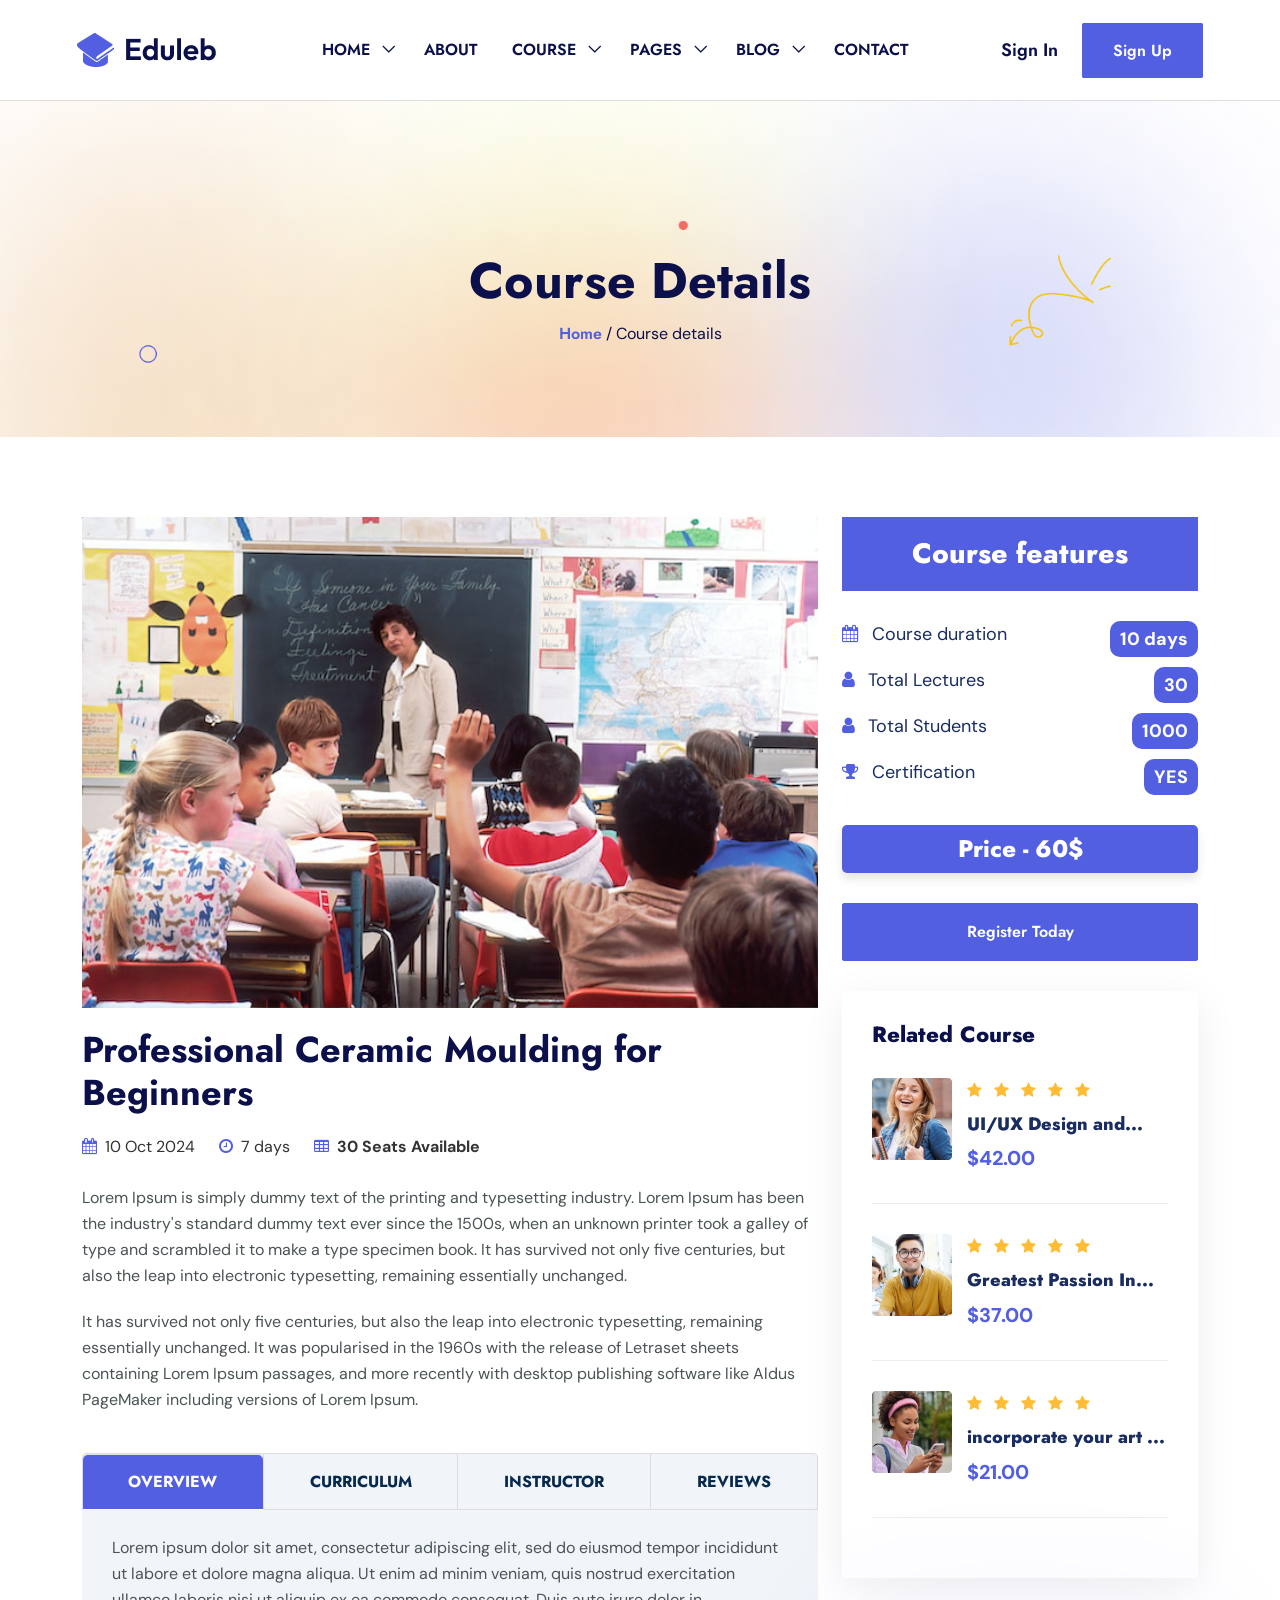
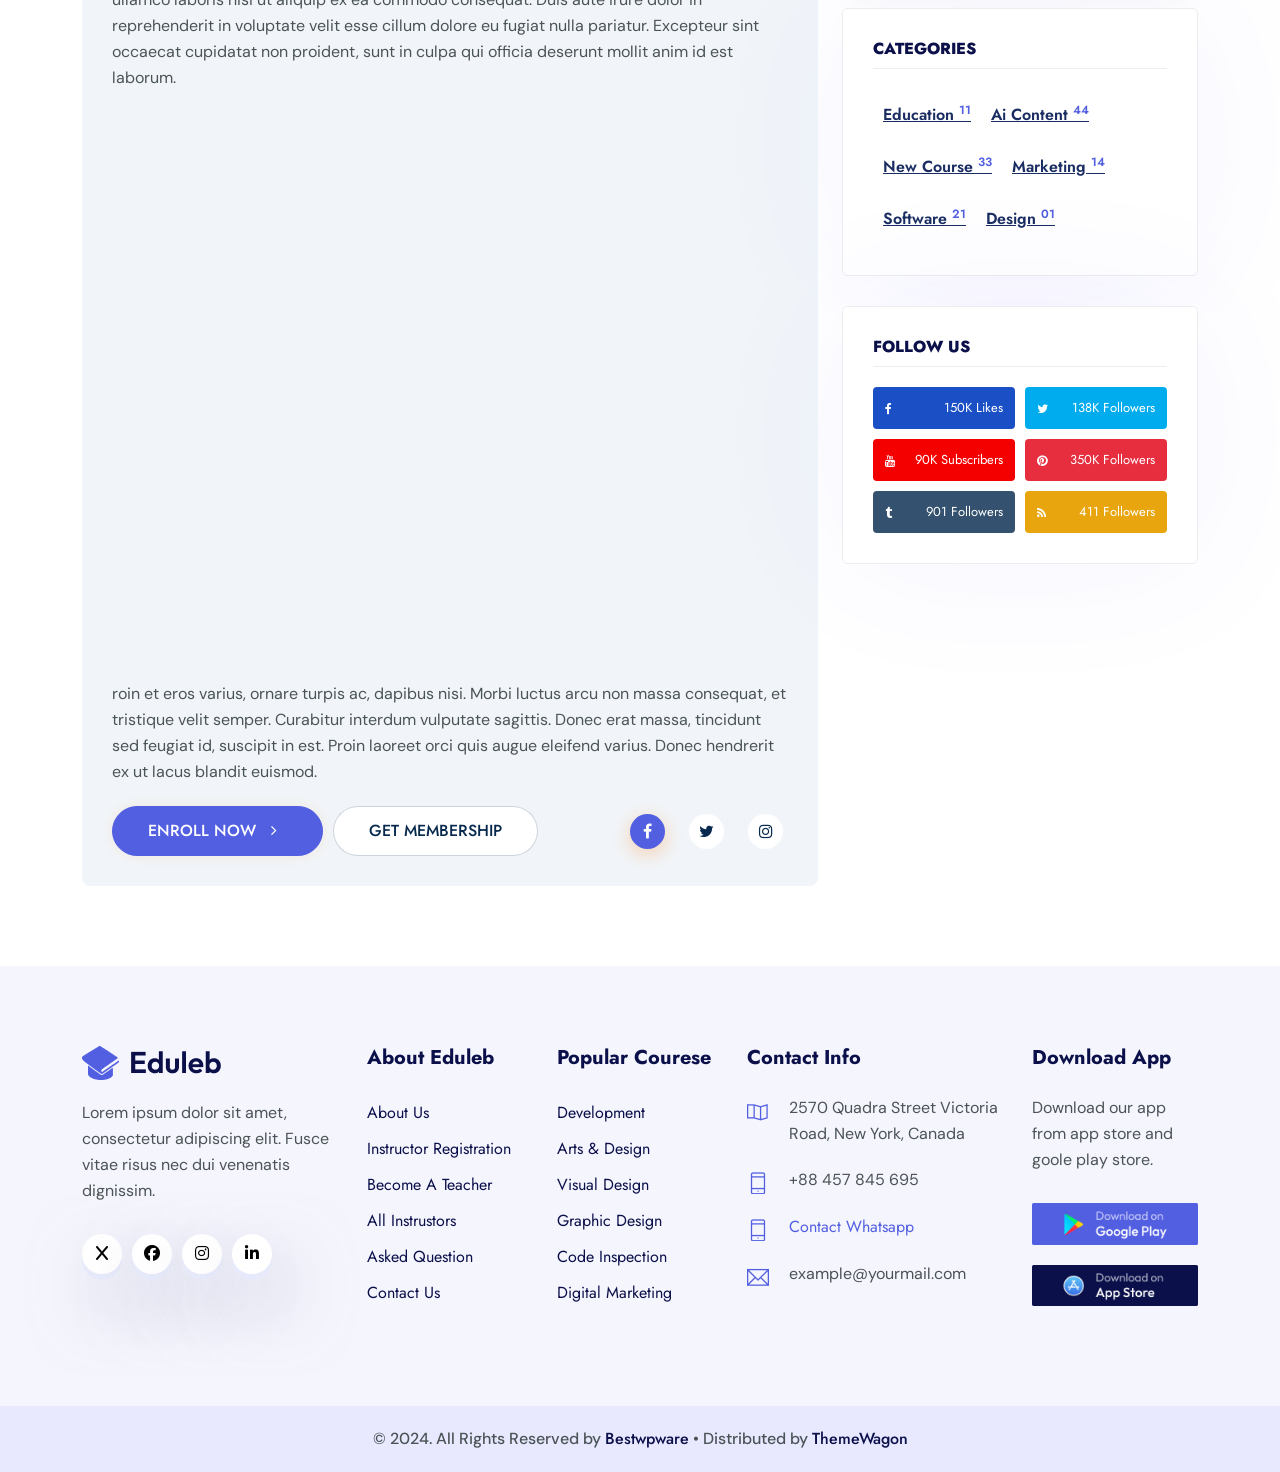
<file: course_details.html>
<!DOCTYPE html>
<html lang="en">

	<head>
		<!-- Meta -->
		<meta charset="utf-8">
		<meta http-equiv="X-UA-Compatible" content="IE=edge">
		<meta name="viewport" content="width=device-width, initial-scale=1, shrink-to-fit=no">
		<!-- The above 3 meta tags *must* come first in the head; any other head content must come *after* these tags -->
		<meta name="description" content="Eduleb - Education HTML Template">
		<meta name="keywords" content="agency, business, corporate, creative, html5, modern, multipurpose, One Page, parallax, startup">		
		<!-- SITE TITLE -->
		<title>Eduleb - Education HTML Template</title>			
		<!-- Latest Bootstrap min CSS -->
		<link rel="stylesheet" href="assets/bootstrap/css/bootstrap.min.css">		
		<!-- Google Font -->
		<link href="https://fonts.googleapis.com/css2?family=DM+Sans:ital,opsz,wght@0,9..40,100..1000;1,9..40,100..1000&display=swap" rel="stylesheet">
		<link href="https://fonts.googleapis.com/css2?family=Jost:ital,wght@0,100..900;1,100..900&display=swap" rel="stylesheet">
		<!-- Font Awesome CSS -->
		<link rel="stylesheet" href="https://cdnjs.cloudflare.com/ajax/libs/font-awesome/6.5.2/css/all.min.css">
		<link rel="stylesheet" href="assets/fonts/font-awesome.min.css">
		<link rel="stylesheet" href="assets/fonts/themify-icons.css">
		<!--- owl carousel Css-->
		<link rel="stylesheet" href="assets/owlcarousel/css/owl.carousel.css">
		<link rel="stylesheet" href="assets/owlcarousel/css/owl.theme.css">	
		<!--jquery-simple-mobilemenu Css-->
        <link rel="stylesheet" href="assets/css/jquery-simple-mobilemenu.css">			
		<!-- MAGNIFIC CSS -->
		<link rel="stylesheet" href="assets/css/magnific-popup.css">		
		<!-- animate CSS -->
		<link rel="stylesheet" href="assets/css/animate.css">	
		<!-- Style CSS -->					
		<link rel="stylesheet" href="assets/css/style.css">					
		<!-- HTML5 shim and Respond.js IE8 support of HTML5 elements and media queries -->
		<!-- WARNING: Respond.js doesn't work if you view the page via file:// -->
		<!--[if lt IE 9]>
		  <script src="https://oss.maxcdn.com/html5shiv/3.7.2/html5shiv.min.js"></script>
		  <script src="https://oss.maxcdn.com/respond/1.4.2/respond.min.js"></script>
		<![endif]-->
	</head>
	
    <body data-spy="scroll" data-offset="80">

		<!-- START PRELOADER -->
		<div class="preloaders">
			<span class="loader"></span>
		</div>
		<!-- END PRELOADER -->		

		<!-- START NAVBAR -->  
		<div id="navigation" class="navbar-light bg-faded site-navigation">
			<div class="container-fluid">
				<div class="row">
					<div class="col-20 align-self-center">
						<div class="site-logo">
							<a href="index.html"><img src="assets/img/logo.png" alt=""></a>          				
						</div>
					</div><!--- END Col -->
					
					<div class="col-60 d-flex">
						<nav id="main-menu">
							<ul>
								<li class="menu-item-has-children"><a href="#">Home</a>
									<ul>										
										<li><a href="index.html">Home 01</a></li>
										<li><a href="index2.html">Home 02</a></li>
									</ul>
								</li>
								<li><a href="about.html">About</a></li>				  				  
								<li class="menu-item-has-children"><a href="course.html">Course</a>
									<ul>										
										<li><a href="course.html">Course</a></li>
										<li><a href="course_details.html">Course Details</a></li>
									</ul>
								</li>								
								<li class="menu-item-has-children"><a href="#">Pages</a>
									<ul>										
										<li><a href="instructor.html">Instructor</a></li>
										<li><a href="ins_details.html">Instructor Details</a></li>
										<li><a href="pricing.html">Pricing Plan</a></li>
										<li><a href="faq.html">Faq Page</a></li>			
										<li><a href="404.html">404</a></li>				
									</ul>
								</li>							
								<li class="menu-item-has-children"><a href="blog.html">Blog</a>
									<ul>										
										<li><a href="blog.html">Blog</a></li>
										<li><a href="blog_single.html">Blog Details</a></li>
									</ul>
								</li>							  
								<li><a href="contact.html">Contact</a></li>
							</ul>
						</nav>
					</div><!--- END Col -->
					
					<div class="col-20 d-none d-xl-block text-end align-self-center">
						<a href="#" class="header-btn">Sign In</a>
						<a href="contact.html" class="btn_one">Sign Up</a>
					</div><!--- END Col -->
					
					<ul class="mobile_menu">						
						<li><a href="#">Home</a>
							<ul class="sub-menu">										
								<li><a href="index.html">Home 01</a></li>
								<li><a href="index2.html">Home 02</a></li>						
							</ul>
						</li>	
						<li><a href="about.html">About</a></li>						
						<li><a href="#">Course</a>
							<ul class="sub-menu">										
								<li><a href="course.html">Course</a></li>
								<li><a href="course_details.html">Course Deails</a></li>									
							</ul>
						</li>
						<li><a href="#">Pages</a>
							<ul class="sub-menu">									
								<li><a href="instructor.html">Instructor</a></li>
								<li><a href="ins_details.html">Instructor Details</a></li>
								<li><a href="pricing.html">Pricing Plan</a></li>
								<li><a href="faq.html">Faq Page</a></li>			
								<li><a href="404.html">404</a></li>							
							</ul>
						</li>			
						<li><a href="blog.html">Blog</a>
							<ul class="sub-menu">										
								<li><a href="blog.html">Blog</a></li>
								<li><a href="blog_single.html">Blog Details</a></li>
							</ul>
						</li>						
						<li><a href="contact.html">Contact</a></li>
					</ul>			
				</div><!--- END ROW -->
			</div><!--- END CONTAINER -->
		</div> 	  
		<!-- END NAVBAR -->		

		<!-- START SECTION TOP -->
		<section class="section-top">
			<div class="container">
				<div class="col-lg-10 offset-lg-1 text-center">
					<div class="section-top-title wow fadeInRight" data-wow-duration="1s" data-wow-delay="0.3s" data-wow-offset="0">
						<h1>Course details</h1>
						<ul>
							<li><a href="index.html">Home</a></li>
							<li> / Course details</li>
						</ul>
					</div><!-- //.HERO-TEXT -->
				</div><!--- END COL -->
			</div><!--- END CONTAINER -->
		</section>	
		<!-- END SECTION TOP -->
		
		<!-- START COURSE -->
		<section class="our_event section-padding">
			<div class="container">
				<div class="row">	
					<div class="col-lg-8 col-sm-8 col-xs-12">
						<div class="single_event_single">
							<img alt="" class="img-fluid" src="assets/img/sc.png"/>
							<div class="single_event_text_single">
								 <h4>Professional Ceramic Moulding for Beginners</h4>
								<span><i class="fa fa-calendar"></i>10 Oct 2024</span>
								<span><i class="fa fa-clock-o"></i>7 days</span>
								<span><i class="fa fa-table"></i><strong>30 Seats Available</strong></span>
								 <p>Lorem Ipsum is simply dummy text of the printing and typesetting industry. Lorem Ipsum has been the industry's standard dummy text ever since the 1500s, when an unknown printer took a galley of type and scrambled it to make a type specimen book. It has survived not only five centuries, but also the leap into electronic typesetting, remaining essentially unchanged.</p>
								 <p>It has survived not only five centuries, but also the leap into electronic typesetting, remaining essentially unchanged. It was popularised in the 1960s with the release of Letraset sheets containing Lorem Ipsum passages, and more recently with desktop publishing software like Aldus PageMaker including versions of Lorem Ipsum.</p>
							</div>
						</div><!--- END SINGLE EVENT -->
                            <div class="course-details-content section-bg">
                                <ul class="nav nav-tabs" role="tablist">
                                    <li class="nav-item">
                                        <a href="#overview" class="nav-link active" data-bs-toggle="tab">Overview</a>
                                    </li>
                                    <li>
                                        <a href="#curriculum" class="nav-link" data-bs-toggle="tab">Curriculum </a>
                                    </li>
                                    <li class="nav-item">
                                        <a href="#instructor" class="nav-link" data-bs-toggle="tab">instructor</a>
                                    </li>
                                    <li class="nav-item">
                                        <a href="#reviews" class="nav-link" data-bs-toggle="tab">reviews</a>
                                    </li>
                                </ul>
                                <div class="tab-content" id="myTabContent">
                                    <div class="tab-pane show fade active" id="overview">
                                        <div class="overview">
                                            <p>Lorem ipsum dolor sit amet, consectetur adipiscing elit, sed do eiusmod tempor incididunt ut 
                                                labore et dolore magna aliqua. Ut enim ad minim veniam, quis nostrud exercitation ullamco 
                                                laboris nisi ut aliquip ex ea commodo consequat. Duis aute irure dolor in reprehenderit in 
                                                voluptate velit esse cillum dolore eu fugiat nulla pariatur. Excepteur sint occaecat cupidatat 
                                                non proident, sunt in culpa qui officia deserunt mollit anim id est laborum.</p>
												<iframe width="900" height="506" src="https://www.youtube.com/embed/RXv_uIN6e-Y" title="10 Excel Formula used daily at WORK (Excel formula for job interview)" frameborder="0" allow="accelerometer; autoplay; clipboard-write; encrypted-media; gyroscope; picture-in-picture; web-share" allowfullscreen></iframe>
                                            <p>roin et eros varius, ornare turpis ac, dapibus nisi. Morbi luctus arcu non massa consequat, et 
                                                tristique velit semper. Curabitur interdum vulputate sagittis. Donec erat massa, tincidunt sed 
                                                feugiat id, suscipit in est. Proin laoreet orci quis augue eleifend varius. Donec hendrerit ex ut 
                                                lacus blandit euismod. </p>
                                            <div class="details-buttons-area">
                                                <a href="#0" class="custom-button theme-one">Enroll Now <i class="fa fa-angle-right"></i></a>
                                                <a href="#0" class="custom-button bg-white">get membership</a>
                                                <ul class="social-icons">
                                                    <li>
                                                        <a href="#0" class="active"><i class="fa fa-facebook"></i></a>
                                                    </li>
                                                    <li>
                                                        <a href="#0"><i class="fa fa-twitter"></i></a>
                                                    </li>
                                                    <li>
                                                        <a href="#0"><i class="fa fa-instagram"></i></a>
                                                    </li>
                                                </ul>
                                            </div>
                                        </div>
                                    </div>
                                    <div class="tab-pane fade" role="tabpanel" id="curriculum">
                                        <div class="overview">
                                            <p>Lorem ipsum dolor sit amet, consectetur adipiscing elit, sed do eiusmod tempor incididunt ut 
                                                labore et dolore magna aliqua. Ut enim ad minim veniam, quis nostrud exercitation ullamco 
                                                laboris nisi ut aliquip ex ea commodo consequat. Duis aute irure dolor in reprehenderit in 
                                                voluptate velit esse cillum dolore eu fugiat nulla pariatur. Excepteur sint occaecat cupidatat 
                                                non proident, sunt in culpa qui officia deserunt mollit anim id est laborum.</p>
                                            <p>Lorem ipsum dolor sit amet, consectetur adipiscing elit, sed do eiusmod tempor incididunt ut 
                                                labore et dolore magna aliqua. Ut enim ad minim veniam, quis nostrud exercitation ullamco 
                                                laboris nisi ut aliquip ex ea commodo consequat. Duis aute irure dolor in reprehenderit in 
                                                voluptate velit esse cillum dolore eu fugiat nulla pariatur. Excepteur sint occaecat cupidatat 
                                                non proident, sunt in culpa qui officia deserunt mollit anim id est laborum.</p>
                                            <p>roin et eros varius, ornare turpis ac, dapibus nisi. Morbi luctus arcu non massa consequat, et 
                                                tristique velit semper. Curabitur interdum vulputate sagittis. Donec erat massa, tincidunt sed 
                                                feugiat id, suscipit in est. Proin laoreet orci quis augue eleifend varius. Donec hendrerit ex ut 
                                                lacus blandit euismod. </p>
                                            <div class="details-buttons-area">
                                                <a href="#0" class="custom-button theme-one">Enroll Now <i class="fa fa-angle-right"></i></a>
                                                <a href="#0" class="custom-button bg-white">get membership</a>
                                                <ul class="social-icons">
                                                    <li>
                                                        <a href="#0"><i class="fa fa-facebook"></i></a>
                                                    </li>
                                                    <li>
                                                        <a href="#0"><i class="fa fa-twitter"></i></a>
                                                    </li>
                                                    <li>
                                                        <a href="#0"><i class="fa fa-instagram"></i></a>
                                                    </li>
                                                </ul>
                                            </div>
                                        </div>
                                    </div>
                                    <div class="tab-pane fade" id="instructor">
                                        <div class="overview text-center">
                                            <div class="instructor-item">
                                                <div class="instructor-thumb">
                                                    <a href="#0"><img src="assets/img/ins-details.png" alt="instructor"></a>
                                                </div>
                                                <div class="instructor-content">
                                                    <h6 class="title"><a href="#0">Manuel Nuer</a></h6>
                                                    <span class="details">TEACHER</span>
                                                </div>
                                            </div>
                                            <p>Sed do eiusmod tempor incididunt ut 
                                                labore et dolore magna aliqua. Ut enim ad minim veniam, quis nostrud exercitation ullamco 
                                                laboris nisi ut aliquip ex ea commodo consequat. Duis aute irure dolor in reprehenderit in 
                                                voluptate velit esse cillum dolore eu fugiat nulla pariatur..</p>
                                            <div class="details-buttons-area">
                                                <ul class="social-icons justify-content-center w-100">
                                                    <li>
                                                        <a href="#0"><i class="fa fa-facebook"></i></a>
                                                    </li>
                                                    <li>
                                                        <a href="#0" class="active"><i class="fa fa-twitter"></i></a>
                                                    </li>
                                                    <li>
                                                        <a href="#0"><i class="fa fa-instagram"></i></a>
                                                    </li>
                                                </ul>
                                            </div>
                                        </div>
                                    </div>
                                    <div class="tab-pane fade" id="reviews">
                                        <div class="client-review">
                                            <div class="review-comments">
                                                <h6 class="review-title">Reviews (03)</h6>
                                                <ul class="review-contents">
                                                    <li>
                                                        <div class="thumb">
                                                            <img src="assets/img/client04.png" alt="course">
                                                        </div>
                                                        <div class="cont">
                                                            <h6 class="subtitle">Robot Smith</h6>
                                                            <div class="ratings cl-theme">
                                                                <span><i class="fa fa-star"></i></span>
                                                                <span><i class="fa fa-star"></i></span>
                                                                <span><i class="fa fa-star"></i></span>
                                                                <span><i class="fa fa-star"></i></span>
                                                                <span><i class="fa fa-star"></i></span>
                                                            </div>
                                                            <p>
                                                                Lorem ipsum dolor sit amet consectetur adipisicing elit. Enim unde et culpa voluptatibus repellat voluptates aliquid minima
                                                            </p>
                                                        </div>
                                                    </li>
                                                    <li>
                                                        <div class="thumb">
                                                            <img src="assets/img/client02.png" alt="course">
                                                        </div>
                                                        <div class="cont">
                                                            <h6 class="subtitle">Nicolas Anelca</h6>
                                                            <div class="ratings cl-theme">
                                                                <span><i class="fa fa-star"></i></span>
                                                                <span><i class="fa fa-star"></i></span>
                                                                <span><i class="fa fa-star"></i></span>
                                                                <span><i class="fa fa-star"></i></span>
                                                                <span class="cl-theme-light"><i class="fa fa-star"></i></span>
                                                            </div>
                                                            <p>
                                                                Lorem ipsum dolor sit amet consectetur adipisicing elit. Enim unde et culpa voluptatibus repellat voluptates aliquid minima
                                                            </p>
                                                        </div>
                                                    </li>
                                                    <li>
                                                        <div class="thumb">
                                                            <img src="assets/img/client03.png" alt="course">
                                                        </div>
                                                        <div class="cont">
                                                            <h6 class="subtitle">Harry Johnshon</h6>
                                                            <div class="ratings cl-theme">
                                                                <span><i class="fa fa-star"></i></span>
                                                                <span><i class="fa fa-star"></i></span>
                                                                <span><i class="fa fa-star"></i></span>
                                                                <span><i class="fa fa-star"></i></span>
                                                                <span><i class="fa fa-star"></i></span>
                                                            </div>
                                                            <p>
                                                                Lorem ipsum dolor sit amet consectetur adipisicing elit. Enim unde et culpa voluptatibus repellat voluptates aliquid minima
                                                            </p>
                                                        </div>
                                                    </li>
                                                </ul>
                                            </div>
                                            <div class="review-form">
                                                <h6 class="review-title">Add a Review</h6>
                                                <form class="row client-form align-items-center">
                                                    <div class="col-md-4 col-12">
                                                        <input type="text" name="name" placeholder="Full Name">
                                                    </div>
                                                    <div class="col-md-4 col-12">
                                                        <input type="text" name="email" placeholder="Email Adress">
                                                    </div>
                                                    <div class="col-md-4 col-12">
                                                        <div class="rating">
                                                            <span class="rating-title">Your Rating : </span>
                                                            <ul class="ratings">
                                                                <li>
                                                                    <a href="#0" title="Give Me One Star"><i class="fa fa-star"></i></a>
                                                                </li>
                                                                <li>
                                                                    <a href="#0" title="Give Me Two Star"><i class="fa fa-star"></i></a>
                                                                </li>
                                                                <li>
                                                                    <a href="#0" title="Give Me Three Star"><i class="fa fa-star"></i></a>
                                                                </li>
                                                                <li>
                                                                    <a href="#0" title="Give Me Four Star"><i class="fa fa-star"></i></a>
                                                                </li>
                                                                <li>
                                                                    <a href="#0" title="Give Me Five Star"><i class="fa fa-star"></i></a>
                                                                </li>
                                                            </ul>
                                                        </div>
                                                    </div>
                                                    <div class="col-md-12 col-12 d-inline-flex">
                                                        <textarea rows="5" placeholder="Type Here Message"></textarea>
                                                    </div>
                                                    <div class="col-12">
                                                        <button type="submit" class="custom-button rounded">Submit Review</button>
                                                    </div>
                                                </form>
                                            </div>
                                        </div>
                                    </div>
                                </div>
                            </div>						
					</div><!--- END COL -->
					<div class="col-lg-4 col-sm-4 col-xs-12">
						<div class="course_features">
							<h3>Course features</h3>
							<ul>
								<li><i class="fa fa-calendar"></i> Course duration <b>10 days</b></li>
								<li><i class="fa fa-user"></i> Total Lectures <b>30</b></li>
								<li><i class="fa fa-user"></i> Total Students <b>1000</b></li>
								<li><i class="fa fa-trophy"></i> Certification <b>YES</b></li>
							</ul>
						</div>
						<div class="event_info_price">
							<h4>Price - 60$</h4>
						</div>
						<div class="event_info_register">
							<a class="btn_one" href="#">Register Today</a>
						</div>
						<div class="related_course">
							<h3>Related Course</h3>
							<div class="single_rc">
								<div class="rc_img">
									<img src="assets/img/rc-1.png" alt="" />
								</div>
								<i class="fa fa-star"></i>
								<i class="fa fa-star"></i>
								<i class="fa fa-star"></i>
								<i class="fa fa-star"></i>
								<i class="fa fa-star"></i>
								<h4><a href="#">UI/UX Design and...</a></h4>
								<span>$42.00</span>
							</div><!--- END SINGLE RELATED COURSE -->
							<div class="single_rc">
								<div class="rc_img">
									<img src="assets/img/rc-2.png" alt="" />
								</div>
								<i class="fa fa-star"></i>
								<i class="fa fa-star"></i>
								<i class="fa fa-star"></i>
								<i class="fa fa-star"></i>
								<i class="fa fa-star"></i>
								<h4><a href="#">Greatest Passion In...</a></h4>
								<span>$37.00</span>
							</div><!--- END SINGLE RELATED COURSE -->
							<div class="single_rc">
								<div class="rc_img">
									<img src="assets/img/rc-3.png" alt="" />
								</div>
								<i class="fa fa-star"></i>
								<i class="fa fa-star"></i>
								<i class="fa fa-star"></i>
								<i class="fa fa-star"></i>
								<i class="fa fa-star"></i>
								<h4><a href="#">incorporate your art ...</a></h4>
								<span>$21.00</span>
							</div><!--- END SINGLE RELATED COURSE -->
						</div><!--- END RELATED COURSE -->
						<div class="sidebar-post">
							<div class="sidebar_title"><h4>CATEGORIES</h4></div>
							<div class="single_category">
								<ul>
									<li><a href="#">Education <sup>11</sup></a></li>
									<li><a href="#">Ai Content <sup>44</sup></a></li>
									<li><a href="#">New Course <sup>33</sup></a></li>
									<li><a href="#">Marketing <sup>14</sup></a></li>
									<li><a href="#">Software <sup>21</sup></a></li>
									<li><a href="#">Design <sup>01</sup></a></li>
								</ul>
							</div><!-- END SOCIAL MEDIA POST -->
						</div><!-- END SIDEBAR POST -->							
						<div class="sidebar-post">
							<div class="sidebar_title"><h4>Follow us</h4></div>
							<div class="single_social">
								<ul>
									<li><div class="social_item b_facebook"><a href="#" title="facebook"><i class="fa fa-facebook"></i><span class="item-list">150K Likes</span></a></div></li>
									
									<li><div class="social_item b_twitter"><a href="#" title="twitter"><i class="fa fa-twitter"></i><span class="item-list">138K Followers</span></a></div></li>
									
									<li><div class="social_item b_youtube"><a href="#" title="youtube"><i class="fa fa-youtube"></i><span class="item-list">90K Subscribers</span></a></div></li>
									
									<li><div class="social_item b_pinterest"><a href="#" title="pinterest"><i class="fa fa-pinterest"></i><span class="item-list">350K Followers</span></a></div></li>
									
									<li><div class="social_item b_tumblr"><a href="#" title="rss"><i class="fa fa-tumblr"></i><span class="item-list">901 Followers</span></a></div></li>
									
									<li><div class="social_item b_rss"><a href="#" title="rss"><i class="fa fa-rss"></i><span class="item-list">411 Followers</span></a></div></li>
								</ul>
							</div><!-- END SOCIAL MEDIA POST -->
						</div><!-- END SIDEBAR POST -->													
					</div><!--- END COL -->
				</div><!-- END ROW -->
			</div><!-- END CONTAINER -->
		</section>
		<!-- END COURSE -->
		
		<!-- START FOOTER -->
		<div class="footer section-padding">
			<div class="container">				
				<div class="row">						
					<div class="col-lg-3 col-sm-6 col-xs-12">
						<div class="single_footer">
							<a href="index.html"><img src="assets/img/logo.png" alt=""></a>         
							<p>Lorem ipsum dolor sit amet, consectetur adipiscing elit. Fusce vitae risus nec dui venenatis dignissim.</p>
							<div class="social_profile">
								<ul>
									<li><a class="f_facebook" href="#"><i class="fa-solid fa-x"></i></a></li>
									<li><a class="f_twitter" href="#"><i class="fa-brands fa-facebook-f"></i></a></li>
									<li><a class="f_instagram"href="#"><i class="fa-brands fa-instagram"></i></a></li>
									<li><a class="f_linkedin" href="#"><i class="fa-brands fa-linkedin-in"></i></a></li>
								</ul>
							</div>
						</div>			
					</div><!--- END COL -->						
					<div class="col-lg-2 col-sm-6 col-xs-12">
						<div class="single_footer">
							<h4>About Eduleb</h4>
							<ul>
								<li><a href="#">About us</a></li>
								<li><a href="#">Instructor Registration</a></li>
								<li><a href="#">Become A Teacher</a></li>
								<li><a href="#">All Instrustors</a></li>
								<li><a href="#">Asked Question</a></li>
								<li><a href="#">Contact us</a></li>
							</ul>
						</div>
					</div><!--- END COL -->	
					<div class="col-lg-2 col-sm-6 col-xs-12">
						<div class="single_footer">
							<h4>Popular Courese</h4>
							<ul>
								<li><a href="#">Development</a></li>
								<li><a href="#">Arts & design</a></li>
								<li><a href="#">Visual Design</a></li>
								<li><a href="#">Graphic Design</a></li>
								<li><a href="#">Code Inspection</a></li>						
								<li><a href="#">Digital Marketing</a></li>						
							</ul>
						</div>
					</div><!--- END COL -->
					<div class="col-lg-3 col-sm-6 col-xs-12">
						<div class="single_footer">
							<h4>Contact Info</h4>
							<div class="sf_contact">
								<span class="ti-map"></span>
								<p>2570 Quadra Street Victoria Road, New York, Canada</p>
							</div>
							<div class="sf_contact">
								<span class="ti-mobile"></span>
								<p>+88 457 845 695</p>
							</div>
							<div class="sf_contact">
								<span class="ti-mobile"></span>
								<p><a href="tel:+88457845695">Contact Whatsapp</a></p>
							</div>
							<div class="sf_contact">
								<span class="ti-email"></span>
								<p>example@yourmail.com</p>
							</div>
						</div>
					</div><!--- END COL -->						
					<div class="col-lg-2 col-sm-6 col-xs-12">
						<div class="single_footer">
							<h4>Download App</h4>
							<p>Download our app from app store and goole play store.</p>
							<a href="index.html"><img src="assets/img/google-play.jpg" class="foot_img" alt=""></a>  
							<a href="index.html"><img src="assets/img/app-store.jpg" class="foot_img" alt=""></a>  
						</div>
					</div><!--- END COL -->	
				</div><!--- END ROW -->					
			</div><!--- END CONTAINER -->
		</div>
		<!-- END FOOTER -->	

		<!-- START FOOTER COPYRIGHT -->	
		<div class="foot_copy">
			<div class="footer_copyright">
				<p>&copy; 2024. All Rights Reserved by <a href="https://bestwpware.com/">Bestwpware</a> • Distributed by <a href="https://themewagon.com">ThemeWagon</a></p>
			</div>	
		</div>
		<!-- END FOOTER COPYRIGHT -->	
	
	<!-- Latest jQuery -->
		<script src="assets/js/jquery-1.12.4.min.js"></script>
	<!-- Latest compiled and minified Bootstrap -->
		<script src="assets/bootstrap/js/bootstrap.min.js"></script>
	<!-- modernizer JS -->		
		<script src="assets/js/modernizr-2.8.3.min.js"></script>	
	<!-- jquery-simple-mobilemenu.min -->
		<script src="assets/js/jquery-simple-mobilemenu.js"></script>		
	<!-- owl-carousel min js  -->
		<script src="assets/owlcarousel/js/owl.carousel.min.js"></script>					
	<!-- magnific-popup js -->               
		<script src="assets/js/jquery.magnific-popup.min.js"></script>						
	<!-- countTo js -->
		<script src="assets/js/jquery.inview.min.js"></script>								
	<!-- scrolltopcontrol js -->
		<script src="assets/js/scrolltopcontrol.js"></script>			
	<!-- WOW - Reveal Animations When You Scroll -->
		<script src="assets/js/wow.min.js"></script>				
	<!-- scripts js -->
		<script src="assets/js/scripts.js"></script>
    </body>
</html>
</file>
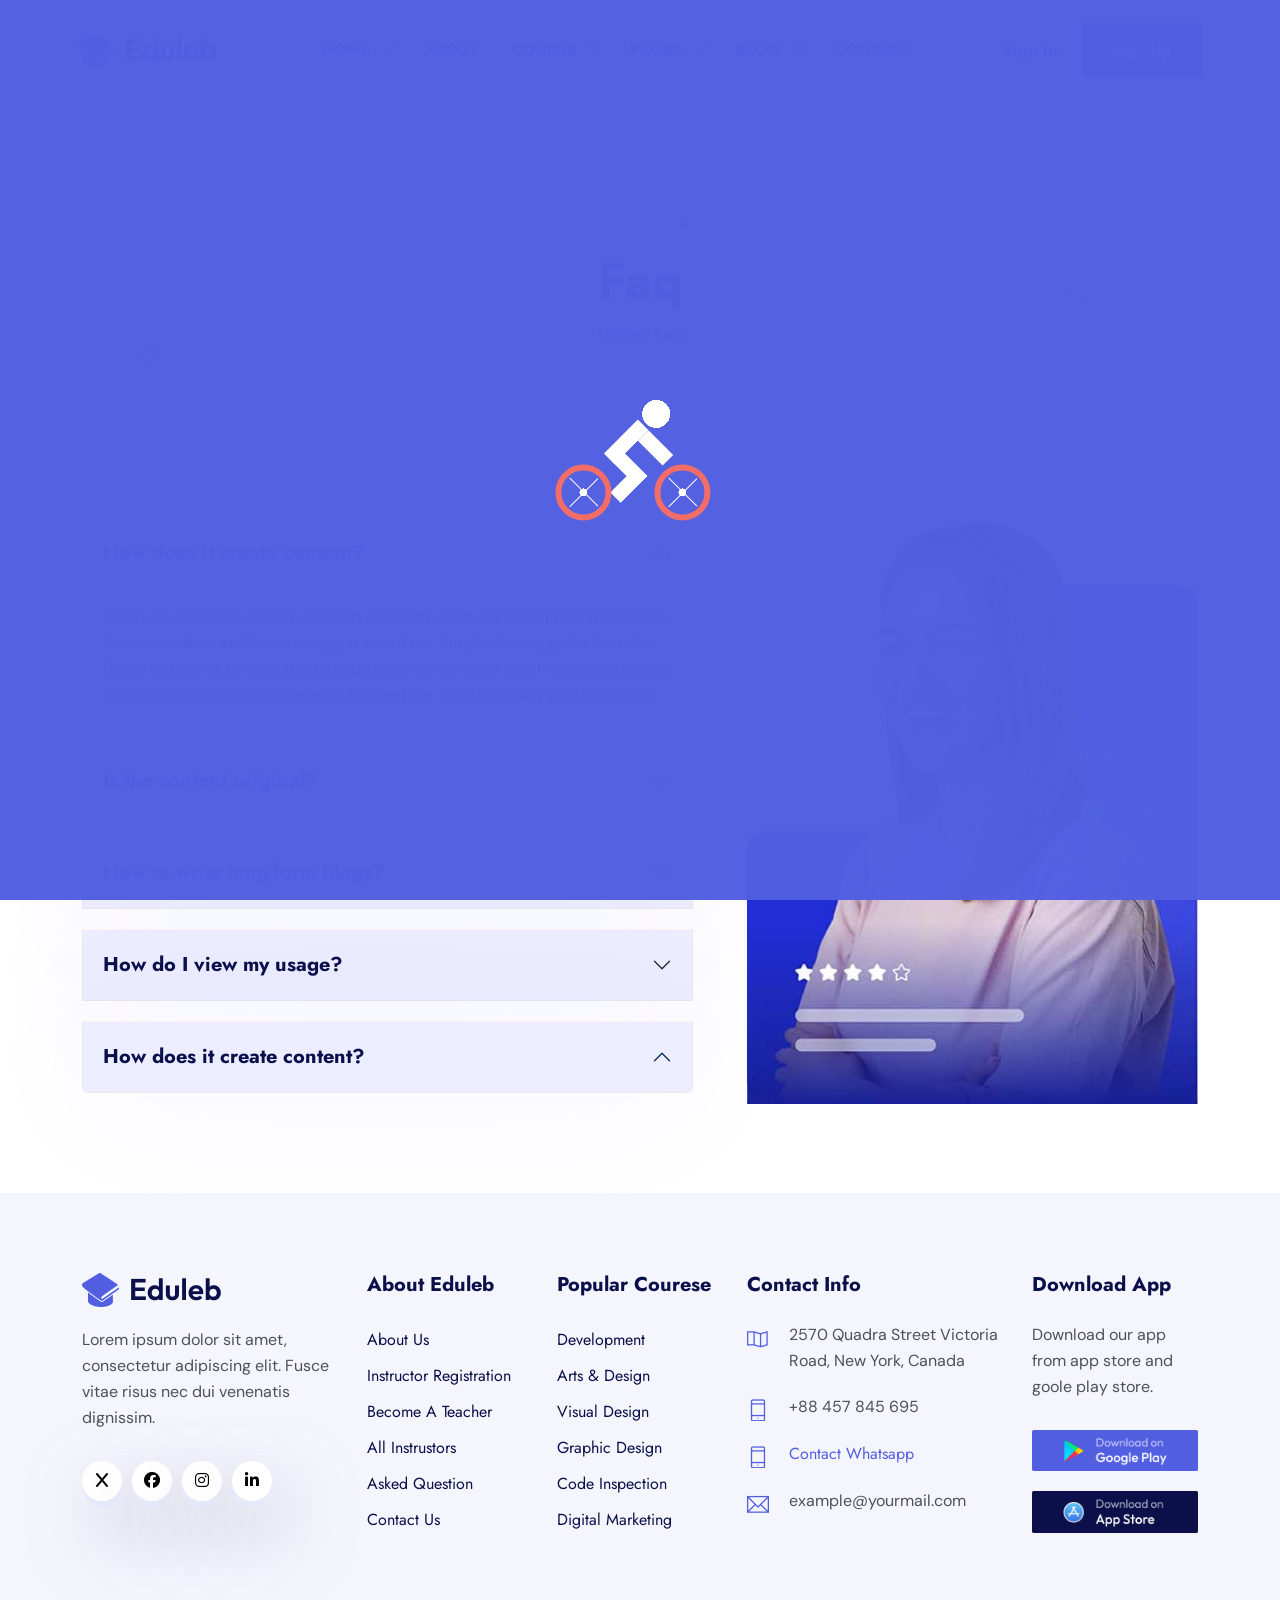
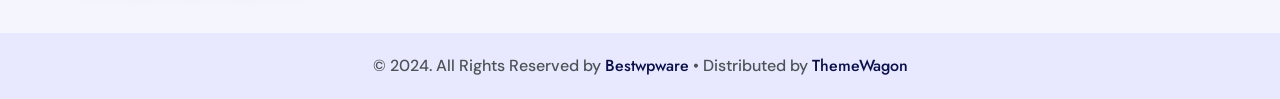
<file: faq.html>
<!DOCTYPE html>
<html lang="en">

	<head>
		<!-- Meta -->
		<meta charset="utf-8">
		<meta http-equiv="X-UA-Compatible" content="IE=edge">
		<meta name="viewport" content="width=device-width, initial-scale=1, shrink-to-fit=no">
		<!-- The above 3 meta tags *must* come first in the head; any other head content must come *after* these tags -->
		<meta name="description" content="Eduleb - Education HTML Template">
		<meta name="keywords" content="agency, business, corporate, creative, html5, modern, multipurpose, One Page, parallax, startup">		
		<!-- SITE TITLE -->
		<title>Eduleb - Education HTML Template</title>			
		<!-- Latest Bootstrap min CSS -->
		<link rel="stylesheet" href="assets/bootstrap/css/bootstrap.min.css">		
		<!-- Google Font -->
		<link href="https://fonts.googleapis.com/css2?family=DM+Sans:ital,opsz,wght@0,9..40,100..1000;1,9..40,100..1000&display=swap" rel="stylesheet">
		<link href="https://fonts.googleapis.com/css2?family=Jost:ital,wght@0,100..900;1,100..900&display=swap" rel="stylesheet">
		<!-- Font Awesome CSS -->
		<link rel="stylesheet" href="https://cdnjs.cloudflare.com/ajax/libs/font-awesome/6.5.2/css/all.min.css">
		<link rel="stylesheet" href="assets/fonts/font-awesome.min.css">
		<link rel="stylesheet" href="assets/fonts/themify-icons.css">
		<!--- owl carousel Css-->
		<link rel="stylesheet" href="assets/owlcarousel/css/owl.carousel.css">
		<link rel="stylesheet" href="assets/owlcarousel/css/owl.theme.css">	
		<!--jquery-simple-mobilemenu Css-->
        <link rel="stylesheet" href="assets/css/jquery-simple-mobilemenu.css">			
		<!-- MAGNIFIC CSS -->
		<link rel="stylesheet" href="assets/css/magnific-popup.css">		
		<!-- animate CSS -->
		<link rel="stylesheet" href="assets/css/animate.css">	
		<!-- Style CSS -->					
		<link rel="stylesheet" href="assets/css/style.css">					
		<!-- HTML5 shim and Respond.js IE8 support of HTML5 elements and media queries -->
		<!-- WARNING: Respond.js doesn't work if you view the page via file:// -->
		<!--[if lt IE 9]>
		  <script src="https://oss.maxcdn.com/html5shiv/3.7.2/html5shiv.min.js"></script>
		  <script src="https://oss.maxcdn.com/respond/1.4.2/respond.min.js"></script>
		<![endif]-->
	</head>
	
    <body data-spy="scroll" data-offset="80">

		<!-- START PRELOADER -->
		<div class="preloaders">
			<span class="loader"></span>
		</div>
		<!-- END PRELOADER -->		

		<!-- START NAVBAR -->  
		<div id="navigation" class="navbar-light bg-faded site-navigation">
			<div class="container-fluid">
				<div class="row">
					<div class="col-20 align-self-center">
						<div class="site-logo">
							<a href="index.html"><img src="assets/img/logo.png" alt=""></a>          				
						</div>
					</div><!--- END Col -->
					
					<div class="col-60 d-flex">
						<nav id="main-menu">
							<ul>
								<li class="menu-item-has-children"><a href="#">Home</a>
									<ul>										
										<li><a href="index.html">Home 01</a></li>
										<li><a href="index2.html">Home 02</a></li>
									</ul>
								</li>
								<li><a href="about.html">About</a></li>				  				  
								<li class="menu-item-has-children"><a href="course.html">Course</a>
									<ul>										
										<li><a href="course.html">Course</a></li>
										<li><a href="course_details.html">Course Details</a></li>
									</ul>
								</li>								
								<li class="menu-item-has-children"><a href="#">Pages</a>
									<ul>										
										<li><a href="instructor.html">Instructor</a></li>
										<li><a href="ins_details.html">Instructor Details</a></li>
										<li><a href="pricing.html">Pricing Plan</a></li>
										<li><a href="faq.html">Faq Page</a></li>			
										<li><a href="404.html">404</a></li>				
									</ul>
								</li>							
								<li class="menu-item-has-children"><a href="blog.html">Blog</a>
									<ul>										
										<li><a href="blog.html">Blog</a></li>
										<li><a href="blog_single.html">Blog Details</a></li>
									</ul>
								</li>							  
								<li><a href="contact.html">Contact</a></li>
							</ul>
						</nav>
					</div><!--- END Col -->
					
					<div class="col-20 d-none d-xl-block text-end align-self-center">
						<a href="#" class="header-btn">Sign In</a>
						<a href="contact.html" class="btn_one">Sign Up</a>
					</div><!--- END Col -->
					
					<ul class="mobile_menu">						
						<li><a href="#">Home</a>
							<ul class="sub-menu">										
								<li><a href="index.html">Home 01</a></li>
								<li><a href="index2.html">Home 02</a></li>						
							</ul>
						</li>	
						<li><a href="about.html">About</a></li>						
						<li><a href="#">Course</a>
							<ul class="sub-menu">										
								<li><a href="course.html">Course</a></li>
								<li><a href="course_details.html">Course Deails</a></li>									
							</ul>
						</li>
						<li><a href="#">Pages</a>
							<ul class="sub-menu">									
								<li><a href="instructor.html">Instructor</a></li>
								<li><a href="ins_details.html">Instructor Details</a></li>
								<li><a href="pricing.html">Pricing Plan</a></li>
								<li><a href="faq.html">Faq Page</a></li>			
								<li><a href="404.html">404</a></li>							
							</ul>
						</li>			
						<li><a href="blog.html">Blog</a>
							<ul class="sub-menu">										
								<li><a href="blog.html">Blog</a></li>
								<li><a href="blog_single.html">Blog Details</a></li>
							</ul>
						</li>						
						<li><a href="contact.html">Contact</a></li>
					</ul>			
				</div><!--- END ROW -->
			</div><!--- END CONTAINER -->
		</div> 	  
		<!-- END NAVBAR -->		

		<!-- START SECTION TOP -->
		<section class="section-top">
			<div class="container">
				<div class="col-lg-10 offset-lg-1 text-center">
					<div class="section-top-title wow fadeInRight" data-wow-duration="1s" data-wow-delay="0.3s" data-wow-offset="0">
						<h1>Faq</h1>
						<ul>
							<li><a href="index.html">Home</a></li>
							<li> / Faq</li>
						</ul>
					</div><!-- //.HERO-TEXT -->
				</div><!--- END COL -->
			</div><!--- END CONTAINER -->
		</section>	
		<!-- END SECTION TOP -->
		
		<!-- START FAQ -->
		<section class="faq_area section-padding">
			<div class="container">															
				<div class="row justify-content-center">		
					<div class="col-lg-7 col-sm-12 col-xs-12">
						<div class="accordion" id="accordionExample">
						  <div class="accordion-item">
							<h2 class="accordion-header" id="headingOne">
							  <button class="accordion-button" type="button" data-bs-toggle="collapse" data-bs-target="#collapseOne" aria-expanded="true" aria-controls="collapseOne">
								How does it create content?
							  </button>
							</h2>
							<div id="collapseOne" class="accordion-collapse collapse show" aria-labelledby="headingOne" data-bs-parent="#accordionExample">
							  <div class="accordion-body">
								Great value and so easy to use and saves me so much time! I was shocked by how much time and brain energy it saved me. Simple & easy gotta love that. Great value and so easy to use and saves me so much time! I was shocked by how much time and brain energy it saved me. Simple & easy gotta love that.
							  </div>
							</div>
						  </div><!-- END ACCORDION ITEM  -->
						  <div class="accordion-item">
							<h2 class="accordion-header" id="headingTwo">
							  <button class="accordion-button collapsed" type="button" data-bs-toggle="collapse" data-bs-target="#collapseTwo" aria-expanded="false" aria-controls="collapseTwo">
								Is the content original?
							  </button>
							</h2>
							<div id="collapseTwo" class="accordion-collapse collapse" aria-labelledby="headingTwo" data-bs-parent="#accordionExample">
							  <div class="accordion-body">
								Great value and so easy to use and saves me so much time! I was shocked by how much time and brain energy it saved me. Simple & easy gotta love that. Great value and so easy to use and saves me so much time! I was shocked by how much time and brain energy it saved me. Simple & easy gotta love that.
							  </div>
							</div>
						  </div><!-- END ACCORDION ITEM  -->
						  <div class="accordion-item">
							<h2 class="accordion-header" id="headingThree">
							  <button class="accordion-button collapsed" type="button" data-bs-toggle="collapse" data-bs-target="#collapseThree" aria-expanded="false" aria-controls="collapseThree">
								How to write long-form blogs?
							  </button>
							</h2>
							<div id="collapseThree" class="accordion-collapse collapse" aria-labelledby="headingThree" data-bs-parent="#accordionExample">
							  <div class="accordion-body">
								Great value and so easy to use and saves me so much time! I was shocked by how much time and brain energy it saved me. Simple & easy gotta love that. Great value and so easy to use and saves me so much time! I was shocked by how much time and brain energy it saved me. Simple & easy gotta love that.
							  </div>
							</div>
						  </div><!-- END ACCORDION ITEM  -->
						  <div class="accordion-item">
							<h2 class="accordion-header" id="headingFour">
							  <button class="accordion-button collapsed" type="button" data-bs-toggle="collapse" data-bs-target="#collapseFour" aria-expanded="false" aria-controls="collapseFour">
								How do I view my usage?
							  </button>
							</h2>
							<div id="collapseFour" class="accordion-collapse collapse" aria-labelledby="headingFour" data-bs-parent="#accordionExample">
							  <div class="accordion-body">
								Great value and so easy to use and saves me so much time! I was shocked by how much time and brain energy it saved me. Simple & easy gotta love that. Great value and so easy to use and saves me so much time! I was shocked by how much time and brain energy it saved me. Simple & easy gotta love that.
							  </div>
							</div>
						  </div><!-- END ACCORDION ITEM  -->	
						  <div class="accordion-item">
							<h2 class="accordion-header" id="headingFive">
							  <button class="accordion-button" type="button" data-bs-toggle="collapse" data-bs-target="#collapseFive" aria-expanded="true" aria-controls="collapseFive">
								How does it create content?
							  </button>
							</h2>
							<div id="collapseFive" class="accordion-collapse collapse" aria-labelledby="headingFive" data-bs-parent="#accordionExample">
							  <div class="accordion-body">
								Great value and so easy to use and saves me so much time! I was shocked by how much time and brain energy it saved me. Simple & easy gotta love that. Great value and so easy to use and saves me so much time! I was shocked by how much time and brain energy it saved me. Simple & easy gotta love that.
							  </div>
							</div>
						  </div><!-- END ACCORDION ITEM  -->					  
						</div>						
					</div><!-- END COL  -->	
					<div class="col-lg-5 col-sm-12 col-xs-12">
						<div class="faq_img">
							<img src="assets/img/faq.jpg" alt="faq image" />
						</div>
					</div>					
				</div><!--END  ROW  -->
			</div><!--- END CONTAINER -->
		</section>
		<!-- END FAQ -->				
		
		<!-- START FOOTER -->
		<div class="footer section-padding">
			<div class="container">				
				<div class="row">						
					<div class="col-lg-3 col-sm-6 col-xs-12">
						<div class="single_footer">
							<a href="index.html"><img src="assets/img/logo.png" alt=""></a>         
							<p>Lorem ipsum dolor sit amet, consectetur adipiscing elit. Fusce vitae risus nec dui venenatis dignissim.</p>
							<div class="social_profile">
								<ul>
									<li><a class="f_facebook" href="#"><i class="fa-solid fa-x"></i></a></li>
									<li><a class="f_twitter" href="#"><i class="fa-brands fa-facebook-f"></i></a></li>
									<li><a class="f_instagram"href="#"><i class="fa-brands fa-instagram"></i></a></li>
									<li><a class="f_linkedin" href="#"><i class="fa-brands fa-linkedin-in"></i></a></li>
								</ul>
							</div>
						</div>			
					</div><!--- END COL -->						
					<div class="col-lg-2 col-sm-6 col-xs-12">
						<div class="single_footer">
							<h4>About Eduleb</h4>
							<ul>
								<li><a href="#">About us</a></li>
								<li><a href="#">Instructor Registration</a></li>
								<li><a href="#">Become A Teacher</a></li>
								<li><a href="#">All Instrustors</a></li>
								<li><a href="#">Asked Question</a></li>
								<li><a href="#">Contact us</a></li>
							</ul>
						</div>
					</div><!--- END COL -->	
					<div class="col-lg-2 col-sm-6 col-xs-12">
						<div class="single_footer">
							<h4>Popular Courese</h4>
							<ul>
								<li><a href="#">Development</a></li>
								<li><a href="#">Arts & design</a></li>
								<li><a href="#">Visual Design</a></li>
								<li><a href="#">Graphic Design</a></li>
								<li><a href="#">Code Inspection</a></li>						
								<li><a href="#">Digital Marketing</a></li>						
							</ul>
						</div>
					</div><!--- END COL -->
					<div class="col-lg-3 col-sm-6 col-xs-12">
						<div class="single_footer">
							<h4>Contact Info</h4>
							<div class="sf_contact">
								<span class="ti-map"></span>
								<p>2570 Quadra Street Victoria Road, New York, Canada</p>
							</div>
							<div class="sf_contact">
								<span class="ti-mobile"></span>
								<p>+88 457 845 695</p>
							</div>
							<div class="sf_contact">
								<span class="ti-mobile"></span>
								<p><a href="tel:+88457845695">Contact Whatsapp</a></p>
							</div>
							<div class="sf_contact">
								<span class="ti-email"></span>
								<p>example@yourmail.com</p>
							</div>
						</div>
					</div><!--- END COL -->						
					<div class="col-lg-2 col-sm-6 col-xs-12">
						<div class="single_footer">
							<h4>Download App</h4>
							<p>Download our app from app store and goole play store.</p>
							<a href="index.html"><img src="assets/img/google-play.jpg" class="foot_img" alt=""></a>  
							<a href="index.html"><img src="assets/img/app-store.jpg" class="foot_img" alt=""></a>  
						</div>
					</div><!--- END COL -->	
				</div><!--- END ROW -->					
			</div><!--- END CONTAINER -->
		</div>
		<!-- END FOOTER -->	

		<!-- START FOOTER COPYRIGHT -->	
		<div class="foot_copy">
			<div class="footer_copyright">
				<p>&copy; 2024. All Rights Reserved by <a href="https://bestwpware.com/">Bestwpware</a> • Distributed by <a href="https://themewagon.com">ThemeWagon</a></p>
			</div>	
		</div>
		<!-- END FOOTER COPYRIGHT -->	
	
	<!-- Latest jQuery -->
		<script src="assets/js/jquery-1.12.4.min.js"></script>
	<!-- Latest compiled and minified Bootstrap -->
		<script src="assets/bootstrap/js/bootstrap.min.js"></script>
	<!-- modernizer JS -->		
		<script src="assets/js/modernizr-2.8.3.min.js"></script>	
	<!-- jquery-simple-mobilemenu.min -->
		<script src="assets/js/jquery-simple-mobilemenu.js"></script>		
	<!-- owl-carousel min js  -->
		<script src="assets/owlcarousel/js/owl.carousel.min.js"></script>					
	<!-- magnific-popup js -->               
		<script src="assets/js/jquery.magnific-popup.min.js"></script>						
	<!-- countTo js -->
		<script src="assets/js/jquery.inview.min.js"></script>								
	<!-- scrolltopcontrol js -->
		<script src="assets/js/scrolltopcontrol.js"></script>			
	<!-- WOW - Reveal Animations When You Scroll -->
		<script src="assets/js/wow.min.js"></script>				
	<!-- scripts js -->
		<script src="assets/js/scripts.js"></script>
    </body>
</html>
</file>
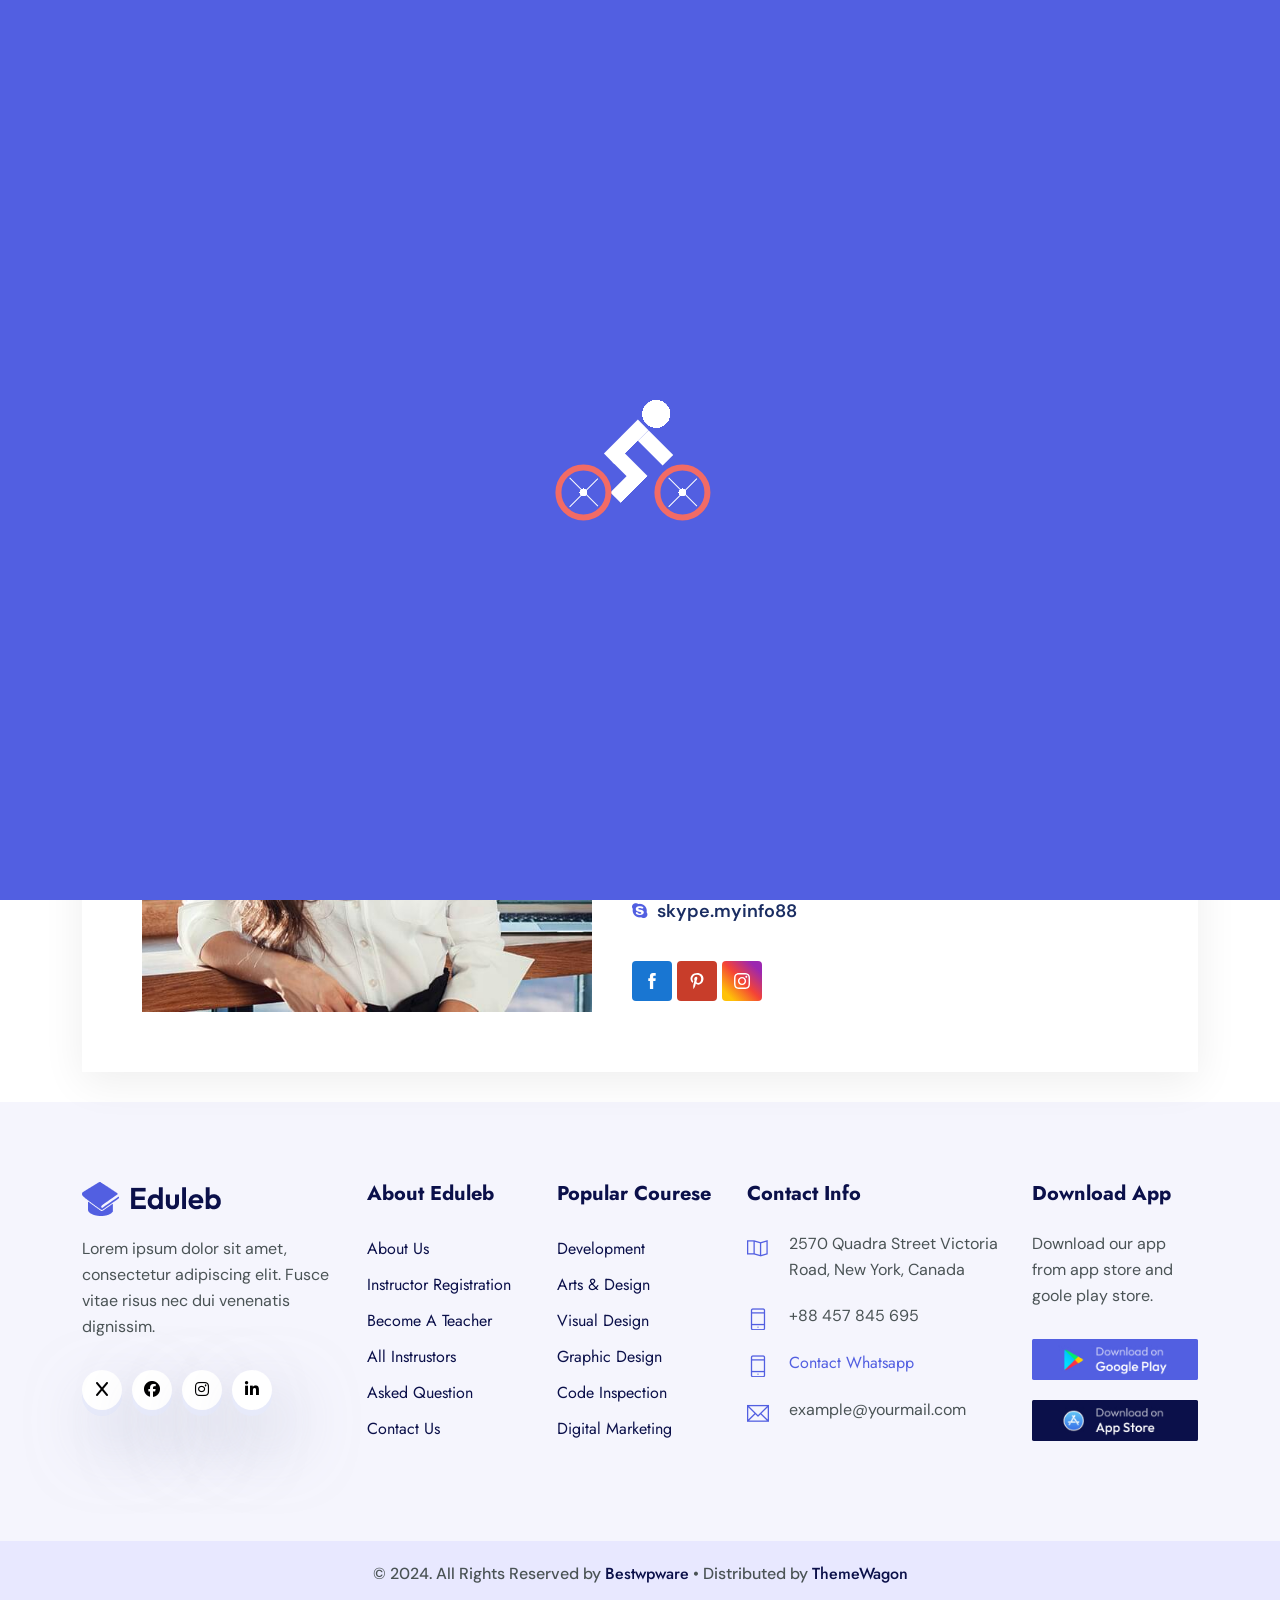
<file: ins_details.html>
<!DOCTYPE html>
<html lang="en">

	<head>
		<!-- Meta -->
		<meta charset="utf-8">
		<meta http-equiv="X-UA-Compatible" content="IE=edge">
		<meta name="viewport" content="width=device-width, initial-scale=1, shrink-to-fit=no">
		<!-- The above 3 meta tags *must* come first in the head; any other head content must come *after* these tags -->
		<meta name="description" content="Eduleb - Education HTML Template">
		<meta name="keywords" content="agency, business, corporate, creative, html5, modern, multipurpose, One Page, parallax, startup">		
		<!-- SITE TITLE -->
		<title>Eduleb - Education HTML Template</title>			
		<!-- Latest Bootstrap min CSS -->
		<link rel="stylesheet" href="assets/bootstrap/css/bootstrap.min.css">		
		<!-- Google Font -->
		<link href="https://fonts.googleapis.com/css2?family=DM+Sans:ital,opsz,wght@0,9..40,100..1000;1,9..40,100..1000&display=swap" rel="stylesheet">
		<link href="https://fonts.googleapis.com/css2?family=Jost:ital,wght@0,100..900;1,100..900&display=swap" rel="stylesheet">
		<!-- Font Awesome CSS -->
		<link rel="stylesheet" href="https://cdnjs.cloudflare.com/ajax/libs/font-awesome/6.5.2/css/all.min.css">
		<link rel="stylesheet" href="assets/fonts/font-awesome.min.css">
		<link rel="stylesheet" href="assets/fonts/themify-icons.css">
		<!--- owl carousel Css-->
		<link rel="stylesheet" href="assets/owlcarousel/css/owl.carousel.css">
		<link rel="stylesheet" href="assets/owlcarousel/css/owl.theme.css">	
		<!--jquery-simple-mobilemenu Css-->
        <link rel="stylesheet" href="assets/css/jquery-simple-mobilemenu.css">			
		<!-- MAGNIFIC CSS -->
		<link rel="stylesheet" href="assets/css/magnific-popup.css">		
		<!-- animate CSS -->
		<link rel="stylesheet" href="assets/css/animate.css">	
		<!-- Style CSS -->					
		<link rel="stylesheet" href="assets/css/style.css">					
		<!-- HTML5 shim and Respond.js IE8 support of HTML5 elements and media queries -->
		<!-- WARNING: Respond.js doesn't work if you view the page via file:// -->
		<!--[if lt IE 9]>
		  <script src="https://oss.maxcdn.com/html5shiv/3.7.2/html5shiv.min.js"></script>
		  <script src="https://oss.maxcdn.com/respond/1.4.2/respond.min.js"></script>
		<![endif]-->
	</head>
	
    <body data-spy="scroll" data-offset="80">

		<!-- START PRELOADER -->
		<div class="preloaders">
			<span class="loader"></span>
		</div>
		<!-- END PRELOADER -->		

		<!-- START NAVBAR -->  
		<div id="navigation" class="navbar-light bg-faded site-navigation">
			<div class="container-fluid">
				<div class="row">
					<div class="col-20 align-self-center">
						<div class="site-logo">
							<a href="index.html"><img src="assets/img/logo.png" alt=""></a>          				
						</div>
					</div><!--- END Col -->
					
					<div class="col-60 d-flex">
						<nav id="main-menu">
							<ul>
								<li class="menu-item-has-children"><a href="#">Home</a>
									<ul>										
										<li><a href="index.html">Home 01</a></li>
										<li><a href="index2.html">Home 02</a></li>
									</ul>
								</li>
								<li><a href="about.html">About</a></li>				  				  
								<li class="menu-item-has-children"><a href="course.html">Course</a>
									<ul>										
										<li><a href="course.html">Course</a></li>
										<li><a href="course_details.html">Course Details</a></li>
									</ul>
								</li>								
								<li class="menu-item-has-children"><a href="#">Pages</a>
									<ul>										
										<li><a href="instructor.html">Instructor</a></li>
										<li><a href="ins_details.html">Instructor Details</a></li>
										<li><a href="pricing.html">Pricing Plan</a></li>
										<li><a href="faq.html">Faq Page</a></li>			
										<li><a href="404.html">404</a></li>				
									</ul>
								</li>							
								<li class="menu-item-has-children"><a href="blog.html">Blog</a>
									<ul>										
										<li><a href="blog.html">Blog</a></li>
										<li><a href="blog_single.html">Blog Details</a></li>
									</ul>
								</li>							  
								<li><a href="contact.html">Contact</a></li>
							</ul>
						</nav>
					</div><!--- END Col -->
					
					<div class="col-20 d-none d-xl-block text-end align-self-center">
						<a href="#" class="header-btn">Sign In</a>
						<a href="contact.html" class="btn_one">Sign Up</a>
					</div><!--- END Col -->
					
					<ul class="mobile_menu">						
						<li><a href="#">Home</a>
							<ul class="sub-menu">										
								<li><a href="index.html">Home 01</a></li>
								<li><a href="index2.html">Home 02</a></li>						
							</ul>
						</li>	
						<li><a href="about.html">About</a></li>						
						<li><a href="#">Course</a>
							<ul class="sub-menu">										
								<li><a href="course.html">Course</a></li>
								<li><a href="course_details.html">Course Deails</a></li>									
							</ul>
						</li>
						<li><a href="#">Pages</a>
							<ul class="sub-menu">									
								<li><a href="instructor.html">Instructor</a></li>
								<li><a href="ins_details.html">Instructor Details</a></li>
								<li><a href="pricing.html">Pricing Plan</a></li>
								<li><a href="faq.html">Faq Page</a></li>			
								<li><a href="404.html">404</a></li>							
							</ul>
						</li>			
						<li><a href="blog.html">Blog</a>
							<ul class="sub-menu">										
								<li><a href="blog.html">Blog</a></li>
								<li><a href="blog_single.html">Blog Details</a></li>
							</ul>
						</li>						
						<li><a href="contact.html">Contact</a></li>
					</ul>			
				</div><!--- END ROW -->
			</div><!--- END CONTAINER -->
		</div> 	  
		<!-- END NAVBAR -->	

		<!-- START SECTION TOP -->
		<section class="section-top">
			<div class="container">
				<div class="col-lg-10 offset-lg-1 text-center">
					<div class="section-top-title wow fadeInRight" data-wow-duration="1s" data-wow-delay="0.3s" data-wow-offset="0">
						<h1>Instructor Details</h1>
						<ul>
							<li><a href="index.html">Home</a></li>
							<li> / instructor details</li>
						</ul>
					</div><!-- //.HERO-TEXT -->
				</div><!--- END COL -->
			</div><!--- END CONTAINER -->
		</section>	
		<!-- END SECTION TOP -->
		
	<!-- START AGENT PROFILE -->
	<section class="template_agent section-padding">
		<div class="container">
			<div class="row">
			  <div class="col-lg-12 col-sm-12 col-xs-12">
					<div class="single_agent">
						<div class="single_agent_image">
							<img src="assets/img/team/team1.jpg" class="img-fluid" alt=""/>
						</div>
						<div class="single_agent_content">
							<h4>Khela hobe ahy hay</h4>
							<h5>Science Instructor</h5>
							<p>Lorem Ipsum is simply dummy text of the printing and typesetting industry. Lorem Ipsum has been the industry's standard dummy text ever type book.</p>
							<ul>
								<li><i class="fa fa-envelope-o"></i>contact@gmail.com</li>
								<li><i class="fa fa-phone"></i>(+123) 425 857 954 148</li>
								<li><i class="fa fa-plane"></i>www.example.com</li>
								<li><i class="fa fa-skype"></i>skype.myinfo88</li>
							</ul>
						</div>
						<div class="agent_social">
							<ul class="list-inline">
								<li><a href="#" class="top_f_facebook"><img src="assets/img/fb.svg" alt="" /></a></li>
								<li><a href="#" class="top_f_facebook"><img src="assets/img/pn.svg" alt="" /></a></li>
								<li><a href="#" class="top_f_facebook"><img src="assets/img/ins.svg" alt="" /></a></li>
							</ul>
						</div>
					</div><!--- END SINGLE ITEM -->		
			  </div><!--- END COL -->				  
			</div><!--- END ROW -->
		</div><!--- END CONTAINER -->		
	</section>
	<!-- END AGENT PROFILE -->	
		
		<!-- START FOOTER -->
		<div class="footer section-padding">
			<div class="container">				
				<div class="row">						
					<div class="col-lg-3 col-sm-6 col-xs-12">
						<div class="single_footer">
							<a href="index.html"><img src="assets/img/logo.png" alt=""></a>         
							<p>Lorem ipsum dolor sit amet, consectetur adipiscing elit. Fusce vitae risus nec dui venenatis dignissim.</p>
							<div class="social_profile">
								<ul>
									<li><a class="f_facebook" href="#"><i class="fa-solid fa-x"></i></a></li>
									<li><a class="f_twitter" href="#"><i class="fa-brands fa-facebook-f"></i></a></li>
									<li><a class="f_instagram"href="#"><i class="fa-brands fa-instagram"></i></a></li>
									<li><a class="f_linkedin" href="#"><i class="fa-brands fa-linkedin-in"></i></a></li>
								</ul>
							</div>
						</div>			
					</div><!--- END COL -->						
					<div class="col-lg-2 col-sm-6 col-xs-12">
						<div class="single_footer">
							<h4>About Eduleb</h4>
							<ul>
								<li><a href="#">About us</a></li>
								<li><a href="#">Instructor Registration</a></li>
								<li><a href="#">Become A Teacher</a></li>
								<li><a href="#">All Instrustors</a></li>
								<li><a href="#">Asked Question</a></li>
								<li><a href="#">Contact us</a></li>
							</ul>
						</div>
					</div><!--- END COL -->	
					<div class="col-lg-2 col-sm-6 col-xs-12">
						<div class="single_footer">
							<h4>Popular Courese</h4>
							<ul>
								<li><a href="#">Development</a></li>
								<li><a href="#">Arts & design</a></li>
								<li><a href="#">Visual Design</a></li>
								<li><a href="#">Graphic Design</a></li>
								<li><a href="#">Code Inspection</a></li>						
								<li><a href="#">Digital Marketing</a></li>						
							</ul>
						</div>
					</div><!--- END COL -->
					<div class="col-lg-3 col-sm-6 col-xs-12">
						<div class="single_footer">
							<h4>Contact Info</h4>
							<div class="sf_contact">
								<span class="ti-map"></span>
								<p>2570 Quadra Street Victoria Road, New York, Canada</p>
							</div>
							<div class="sf_contact">
								<span class="ti-mobile"></span>
								<p>+88 457 845 695</p>
							</div>
							<div class="sf_contact">
								<span class="ti-mobile"></span>
								<p><a href="tel:+88457845695">Contact Whatsapp</a></p>
							</div>
							<div class="sf_contact">
								<span class="ti-email"></span>
								<p>example@yourmail.com</p>
							</div>
						</div>
					</div><!--- END COL -->						
					<div class="col-lg-2 col-sm-6 col-xs-12">
						<div class="single_footer">
							<h4>Download App</h4>
							<p>Download our app from app store and goole play store.</p>
							<a href="index.html"><img src="assets/img/google-play.jpg" class="foot_img" alt=""></a>  
							<a href="index.html"><img src="assets/img/app-store.jpg" class="foot_img" alt=""></a>  
						</div>
					</div><!--- END COL -->	
				</div><!--- END ROW -->					
			</div><!--- END CONTAINER -->
		</div>
		<!-- END FOOTER -->	

		<!-- START FOOTER COPYRIGHT -->	
		<div class="foot_copy">
			<div class="footer_copyright">
				<p>&copy; 2024. All Rights Reserved by <a href="https://bestwpware.com/">Bestwpware</a> • Distributed by <a href="https://themewagon.com">ThemeWagon</a></p>
			</div>	
		</div>
		<!-- END FOOTER COPYRIGHT -->	
	
	<!-- Latest jQuery -->
		<script src="assets/js/jquery-1.12.4.min.js"></script>
	<!-- Latest compiled and minified Bootstrap -->
		<script src="assets/bootstrap/js/bootstrap.min.js"></script>
	<!-- modernizer JS -->		
		<script src="assets/js/modernizr-2.8.3.min.js"></script>	
	<!-- jquery-simple-mobilemenu.min -->
		<script src="assets/js/jquery-simple-mobilemenu.js"></script>		
	<!-- owl-carousel min js  -->
		<script src="assets/owlcarousel/js/owl.carousel.min.js"></script>					
	<!-- magnific-popup js -->               
		<script src="assets/js/jquery.magnific-popup.min.js"></script>						
	<!-- countTo js -->
		<script src="assets/js/jquery.inview.min.js"></script>								
	<!-- scrolltopcontrol js -->
		<script src="assets/js/scrolltopcontrol.js"></script>			
	<!-- WOW - Reveal Animations When You Scroll -->
		<script src="assets/js/wow.min.js"></script>				
	<!-- scripts js -->
		<script src="assets/js/scripts.js"></script>
    </body>
</html>
</file>
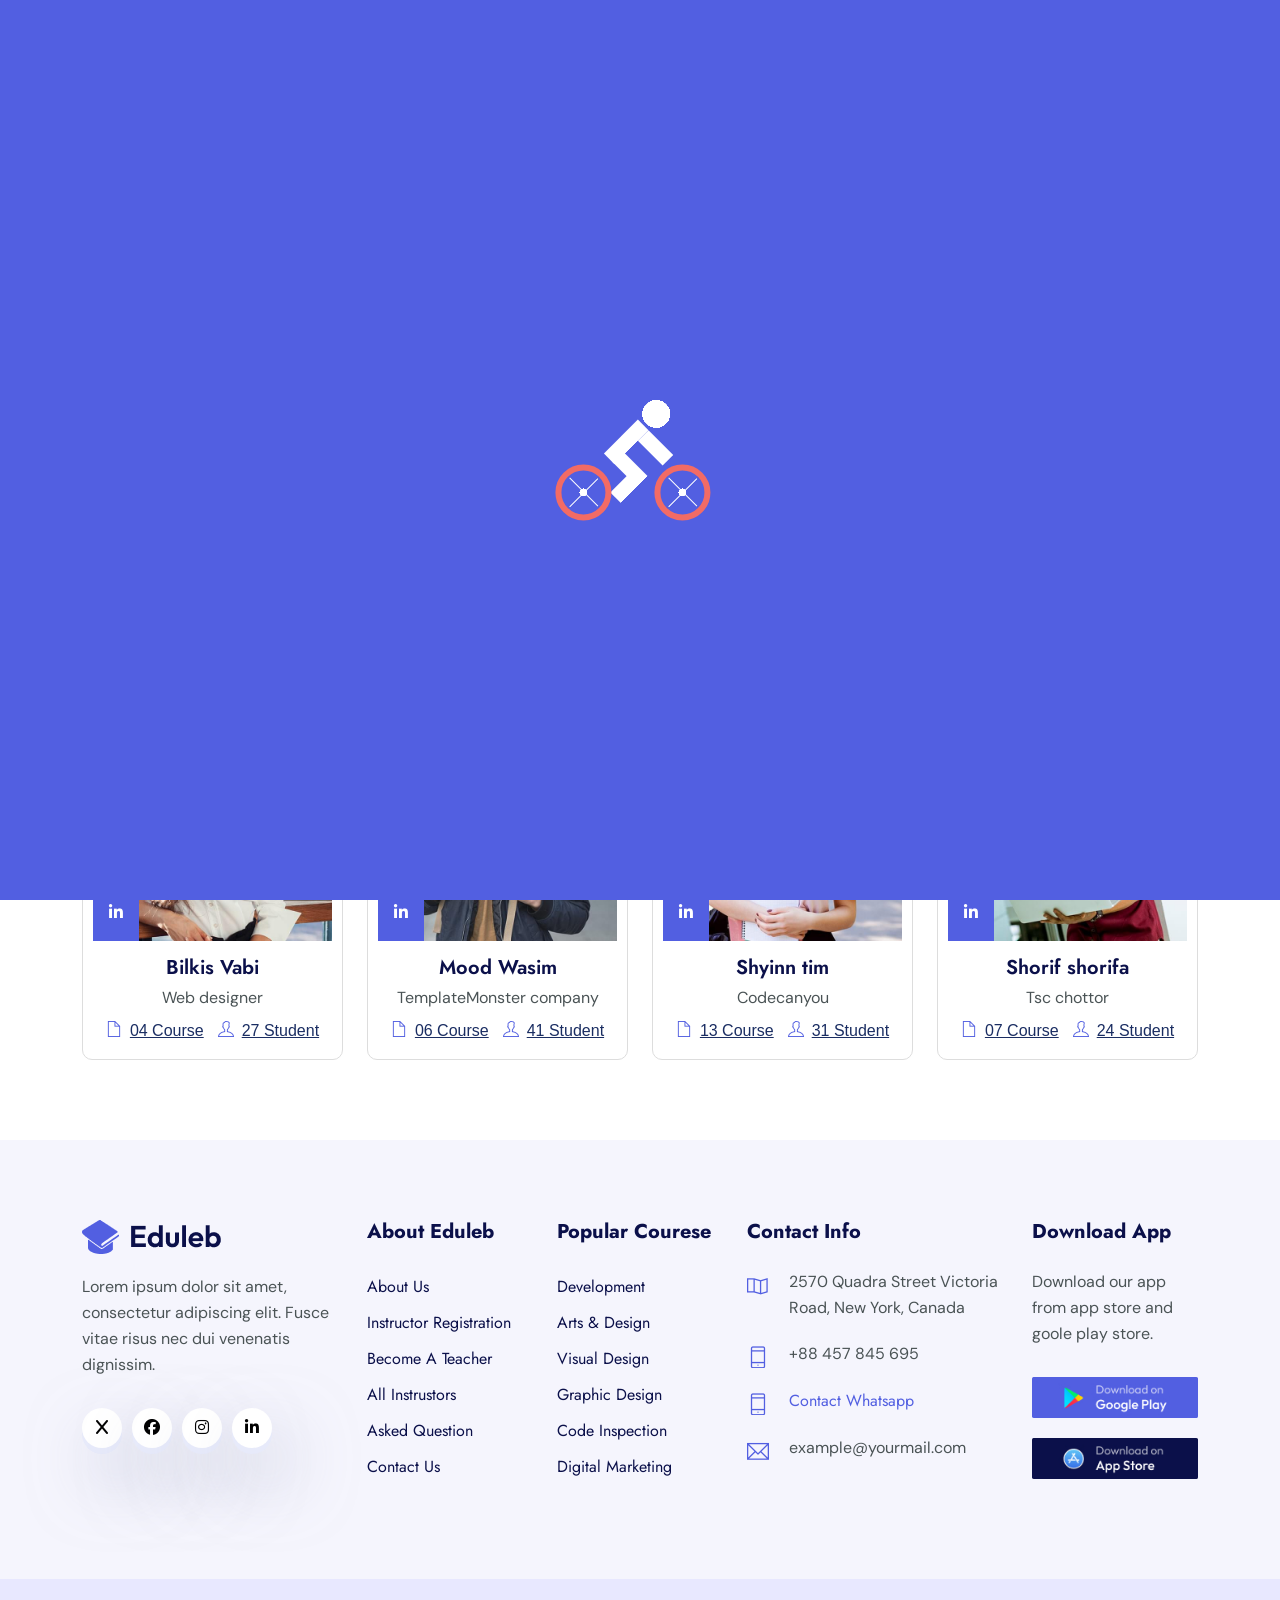
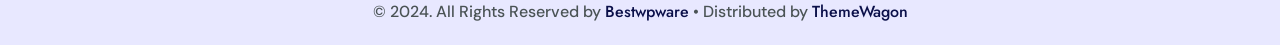
<file: instructor.html>
<!DOCTYPE html>
<html lang="en">

	<head>
		<!-- Meta -->
		<meta charset="utf-8">
		<meta http-equiv="X-UA-Compatible" content="IE=edge">
		<meta name="viewport" content="width=device-width, initial-scale=1, shrink-to-fit=no">
		<!-- The above 3 meta tags *must* come first in the head; any other head content must come *after* these tags -->
		<meta name="description" content="Eduleb - Education HTML Template">
		<meta name="keywords" content="agency, business, corporate, creative, html5, modern, multipurpose, One Page, parallax, startup">		
		<!-- SITE TITLE -->
		<title>Eduleb - Education HTML Template</title>			
		<!-- Latest Bootstrap min CSS -->
		<link rel="stylesheet" href="assets/bootstrap/css/bootstrap.min.css">		
		<!-- Google Font -->
		<link href="https://fonts.googleapis.com/css2?family=DM+Sans:ital,opsz,wght@0,9..40,100..1000;1,9..40,100..1000&display=swap" rel="stylesheet">
		<link href="https://fonts.googleapis.com/css2?family=Jost:ital,wght@0,100..900;1,100..900&display=swap" rel="stylesheet">
		<!-- Font Awesome CSS -->
		<link rel="stylesheet" href="https://cdnjs.cloudflare.com/ajax/libs/font-awesome/6.5.2/css/all.min.css">
		<link rel="stylesheet" href="assets/fonts/font-awesome.min.css">
		<link rel="stylesheet" href="assets/fonts/themify-icons.css">
		<!--- owl carousel Css-->
		<link rel="stylesheet" href="assets/owlcarousel/css/owl.carousel.css">
		<link rel="stylesheet" href="assets/owlcarousel/css/owl.theme.css">	
		<!--jquery-simple-mobilemenu Css-->
        <link rel="stylesheet" href="assets/css/jquery-simple-mobilemenu.css">			
		<!-- MAGNIFIC CSS -->
		<link rel="stylesheet" href="assets/css/magnific-popup.css">		
		<!-- animate CSS -->
		<link rel="stylesheet" href="assets/css/animate.css">	
		<!-- Style CSS -->					
		<link rel="stylesheet" href="assets/css/style.css">					
		<!-- HTML5 shim and Respond.js IE8 support of HTML5 elements and media queries -->
		<!-- WARNING: Respond.js doesn't work if you view the page via file:// -->
		<!--[if lt IE 9]>
		  <script src="https://oss.maxcdn.com/html5shiv/3.7.2/html5shiv.min.js"></script>
		  <script src="https://oss.maxcdn.com/respond/1.4.2/respond.min.js"></script>
		<![endif]-->
	</head>
	
    <body data-spy="scroll" data-offset="80">

		<!-- START PRELOADER -->
		<div class="preloaders">
			<span class="loader"></span>
		</div>
		<!-- END PRELOADER -->		

		<!-- START NAVBAR -->  
		<div id="navigation" class="navbar-light bg-faded site-navigation">
			<div class="container-fluid">
				<div class="row">
					<div class="col-20 align-self-center">
						<div class="site-logo">
							<a href="index.html"><img src="assets/img/logo.png" alt=""></a>          				
						</div>
					</div><!--- END Col -->
					
					<div class="col-60 d-flex">
						<nav id="main-menu">
							<ul>
								<li class="menu-item-has-children"><a href="#">Home</a>
									<ul>										
										<li><a href="index.html">Home 01</a></li>
										<li><a href="index2.html">Home 02</a></li>
									</ul>
								</li>
								<li><a href="about.html">About</a></li>				  				  
								<li class="menu-item-has-children"><a href="course.html">Course</a>
									<ul>										
										<li><a href="course.html">Course</a></li>
										<li><a href="course_details.html">Course Details</a></li>
									</ul>
								</li>								
								<li class="menu-item-has-children"><a href="#">Pages</a>
									<ul>										
										<li><a href="instructor.html">Instructor</a></li>
										<li><a href="ins_details.html">Instructor Details</a></li>
										<li><a href="pricing.html">Pricing Plan</a></li>
										<li><a href="faq.html">Faq Page</a></li>			
										<li><a href="404.html">404</a></li>				
									</ul>
								</li>							
								<li class="menu-item-has-children"><a href="blog.html">Blog</a>
									<ul>										
										<li><a href="blog.html">Blog</a></li>
										<li><a href="blog_single.html">Blog Details</a></li>
									</ul>
								</li>							  
								<li><a href="contact.html">Contact</a></li>
							</ul>
						</nav>
					</div><!--- END Col -->
					
					<div class="col-20 d-none d-xl-block text-end align-self-center">
						<a href="#" class="header-btn">Sign In</a>
						<a href="contact.html" class="btn_one">Sign Up</a>
					</div><!--- END Col -->
					
					<ul class="mobile_menu">						
						<li><a href="#">Home</a>
							<ul class="sub-menu">										
								<li><a href="index.html">Home 01</a></li>
								<li><a href="index2.html">Home 02</a></li>						
							</ul>
						</li>	
						<li><a href="about.html">About</a></li>						
						<li><a href="#">Course</a>
							<ul class="sub-menu">										
								<li><a href="course.html">Course</a></li>
								<li><a href="course_details.html">Course Deails</a></li>									
							</ul>
						</li>
						<li><a href="#">Pages</a>
							<ul class="sub-menu">									
								<li><a href="instructor.html">Instructor</a></li>
								<li><a href="ins_details.html">Instructor Details</a></li>
								<li><a href="pricing.html">Pricing Plan</a></li>
								<li><a href="faq.html">Faq Page</a></li>			
								<li><a href="404.html">404</a></li>							
							</ul>
						</li>			
						<li><a href="blog.html">Blog</a>
							<ul class="sub-menu">										
								<li><a href="blog.html">Blog</a></li>
								<li><a href="blog_single.html">Blog Details</a></li>
							</ul>
						</li>						
						<li><a href="contact.html">Contact</a></li>
					</ul>			
				</div><!--- END ROW -->
			</div><!--- END CONTAINER -->
		</div> 	  
		<!-- END NAVBAR -->	

		<!-- START SECTION TOP -->
		<section class="section-top">
			<div class="container">
				<div class="col-lg-10 offset-lg-1 text-center">
					<div class="section-top-title wow fadeInRight" data-wow-duration="1s" data-wow-delay="0.3s" data-wow-offset="0">
						<h1>Our instructor</h1>
						<ul>
							<li><a href="index.html">Home</a></li>
							<li> / instructor</li>
						</ul>
					</div><!-- //.HERO-TEXT -->
				</div><!--- END COL -->
			</div><!--- END CONTAINER -->
		</section>	
		<!-- END SECTION TOP -->
		
		<!-- START TEAM -->
		<section class="team_area section-padding">
			<div class="container">									
				<div class="section-title text-center">
					<h2>Meet our Instructors</h2>
					<p>We offer a brand new approach to the most basic learning paradigms. Choose from a wide range of learning options and gain new skills! Our school is know.</p>
				</div>						
				<div class="row">													
					<div class="col-lg-3 col-sm-6 col-xs-12 wow fadeInUp" data-wow-duration="1s" data-wow-delay="0.1s" data-wow-offset="0">
						<div class="our-team">
							<div class="team-content">
								<a href="#"><img src="assets/img/team/team1.jpg" alt=""></a>
								<ul class="social-links">
									<li><a href="#"><i class="fa-solid fa-x"></i></a></li>
									<li><a href="#"><i class="fa-brands fa-facebook-f"></i></a></li>
									<li><a href="#"><i class="fa-brands fa-linkedin-in"></i></a></li>
								</ul>
							</div>
							<div class="team-prof">
								<h3>Bilkis Vabi</h3>
								<span>Web designer</span>
							</div>
							<div class="sth_det2">
								<span class="ti-file"> <u>04 Course</u></span>
								<span class="ti-user"> <u>27 Student</u></span>
							</div>									
						</div>
					</div><!--- END COL -->										
					<div class="col-lg-3 col-sm-6 col-xs-12 wow fadeInUp" data-wow-duration="1s" data-wow-delay="0.1s" data-wow-offset="0">
						<div class="our-team">
							<div class="team-content">
								<a href="#"><img src="assets/img/team/team2.jpg" alt=""></a>
								<ul class="social-links">
									<li><a href="#"><i class="fa-solid fa-x"></i></a></li>
									<li><a href="#"><i class="fa-brands fa-facebook-f"></i></a></li>
									<li><a href="#"><i class="fa-brands fa-linkedin-in"></i></a></li>
								</ul>
							</div>
							<div class="team-prof">
								<h3>Mood Wasim</h3>
								<span>TemplateMonster company</span>
							</div>
							<div class="sth_det2">
								<span class="ti-file"> <u>06 Course</u></span>
								<span class="ti-user"> <u>41 Student</u></span>
							</div>							
						</div>
					</div><!--- END COL -->										
					<div class="col-lg-3 col-sm-6 col-xs-12 wow fadeInUp" data-wow-duration="1s" data-wow-delay="0.1s" data-wow-offset="0">
						<div class="our-team">
							<div class="team-content">
								<a href="#"><img src="assets/img/team/team3.jpg" alt=""></a>
								<ul class="social-links">
									<li><a href="#"><i class="fa-solid fa-x"></i></a></li>
									<li><a href="#"><i class="fa-brands fa-facebook-f"></i></a></li>
									<li><a href="#"><i class="fa-brands fa-linkedin-in"></i></a></li>
								</ul>
							</div>
							<div class="team-prof">
								<h3>Shyinn tim</h3>
								<span>Codecanyou</span>
							</div>
							<div class="sth_det2">
								<span class="ti-file"> <u>13 Course</u></span>
								<span class="ti-user"> <u>31 Student</u></span>
							</div>
						</div>
					</div><!--- END COL -->										
					<div class="col-lg-3 col-sm-6 col-xs-12 wow fadeInUp" data-wow-duration="1s" data-wow-delay="0.1s" data-wow-offset="0">
						<div class="our-team">
							<div class="team-content">
								<a href="#"><img src="assets/img/team/team4.jpg" alt=""></a>
								<ul class="social-links">
									<li><a href="#"><i class="fa-solid fa-x"></i></a></li>
									<li><a href="#"><i class="fa-brands fa-facebook-f"></i></a></li>
									<li><a href="#"><i class="fa-brands fa-linkedin-in"></i></a></li>
								</ul>
							</div>
							<div class="team-prof">
								<h3>Shorif shorifa</h3>
								<span>Tsc chottor</span>
							</div>
							<div class="sth_det2">
								<span class="ti-file"> <u>07 Course</u></span>
								<span class="ti-user"> <u>24 Student</u></span>
							</div>
						</div>
					</div><!--- END COL -->							  
				</div><!--- END ROW -->
			</div><!--- END CONTAINER -->
		</section>
		<!-- END TEAM -->	
		
		<!-- START FOOTER -->
		<div class="footer section-padding">
			<div class="container">				
				<div class="row">						
					<div class="col-lg-3 col-sm-6 col-xs-12">
						<div class="single_footer">
							<a href="index.html"><img src="assets/img/logo.png" alt=""></a>         
							<p>Lorem ipsum dolor sit amet, consectetur adipiscing elit. Fusce vitae risus nec dui venenatis dignissim.</p>
							<div class="social_profile">
								<ul>
									<li><a class="f_facebook" href="#"><i class="fa-solid fa-x"></i></a></li>
									<li><a class="f_twitter" href="#"><i class="fa-brands fa-facebook-f"></i></a></li>
									<li><a class="f_instagram"href="#"><i class="fa-brands fa-instagram"></i></a></li>
									<li><a class="f_linkedin" href="#"><i class="fa-brands fa-linkedin-in"></i></a></li>
								</ul>
							</div>
						</div>			
					</div><!--- END COL -->						
					<div class="col-lg-2 col-sm-6 col-xs-12">
						<div class="single_footer">
							<h4>About Eduleb</h4>
							<ul>
								<li><a href="#">About us</a></li>
								<li><a href="#">Instructor Registration</a></li>
								<li><a href="#">Become A Teacher</a></li>
								<li><a href="#">All Instrustors</a></li>
								<li><a href="#">Asked Question</a></li>
								<li><a href="#">Contact us</a></li>
							</ul>
						</div>
					</div><!--- END COL -->	
					<div class="col-lg-2 col-sm-6 col-xs-12">
						<div class="single_footer">
							<h4>Popular Courese</h4>
							<ul>
								<li><a href="#">Development</a></li>
								<li><a href="#">Arts & design</a></li>
								<li><a href="#">Visual Design</a></li>
								<li><a href="#">Graphic Design</a></li>
								<li><a href="#">Code Inspection</a></li>						
								<li><a href="#">Digital Marketing</a></li>						
							</ul>
						</div>
					</div><!--- END COL -->
					<div class="col-lg-3 col-sm-6 col-xs-12">
						<div class="single_footer">
							<h4>Contact Info</h4>
							<div class="sf_contact">
								<span class="ti-map"></span>
								<p>2570 Quadra Street Victoria Road, New York, Canada</p>
							</div>
							<div class="sf_contact">
								<span class="ti-mobile"></span>
								<p>+88 457 845 695</p>
							</div>
							<div class="sf_contact">
								<span class="ti-mobile"></span>
								<p><a href="tel:+88457845695">Contact Whatsapp</a></p>
							</div>
							<div class="sf_contact">
								<span class="ti-email"></span>
								<p>example@yourmail.com</p>
							</div>
						</div>
					</div><!--- END COL -->						
					<div class="col-lg-2 col-sm-6 col-xs-12">
						<div class="single_footer">
							<h4>Download App</h4>
							<p>Download our app from app store and goole play store.</p>
							<a href="index.html"><img src="assets/img/google-play.jpg" class="foot_img" alt=""></a>  
							<a href="index.html"><img src="assets/img/app-store.jpg" class="foot_img" alt=""></a>  
						</div>
					</div><!--- END COL -->	
				</div><!--- END ROW -->					
			</div><!--- END CONTAINER -->
		</div>
		<!-- END FOOTER -->	

		<!-- START FOOTER COPYRIGHT -->	
		<div class="foot_copy">
			<div class="footer_copyright">
				<p>&copy; 2024. All Rights Reserved by <a href="https://bestwpware.com/">Bestwpware</a> • Distributed by <a href="https://themewagon.com">ThemeWagon</a></p>
			</div>	
		</div>
		<!-- END FOOTER COPYRIGHT -->	
	
	<!-- Latest jQuery -->
		<script src="assets/js/jquery-1.12.4.min.js"></script>
	<!-- Latest compiled and minified Bootstrap -->
		<script src="assets/bootstrap/js/bootstrap.min.js"></script>
	<!-- modernizer JS -->		
		<script src="assets/js/modernizr-2.8.3.min.js"></script>	
	<!-- jquery-simple-mobilemenu.min -->
		<script src="assets/js/jquery-simple-mobilemenu.js"></script>		
	<!-- owl-carousel min js  -->
		<script src="assets/owlcarousel/js/owl.carousel.min.js"></script>					
	<!-- magnific-popup js -->               
		<script src="assets/js/jquery.magnific-popup.min.js"></script>						
	<!-- countTo js -->
		<script src="assets/js/jquery.inview.min.js"></script>								
	<!-- scrolltopcontrol js -->
		<script src="assets/js/scrolltopcontrol.js"></script>			
	<!-- WOW - Reveal Animations When You Scroll -->
		<script src="assets/js/wow.min.js"></script>				
	<!-- scripts js -->
		<script src="assets/js/scripts.js"></script>
    </body>
</html>
</file>
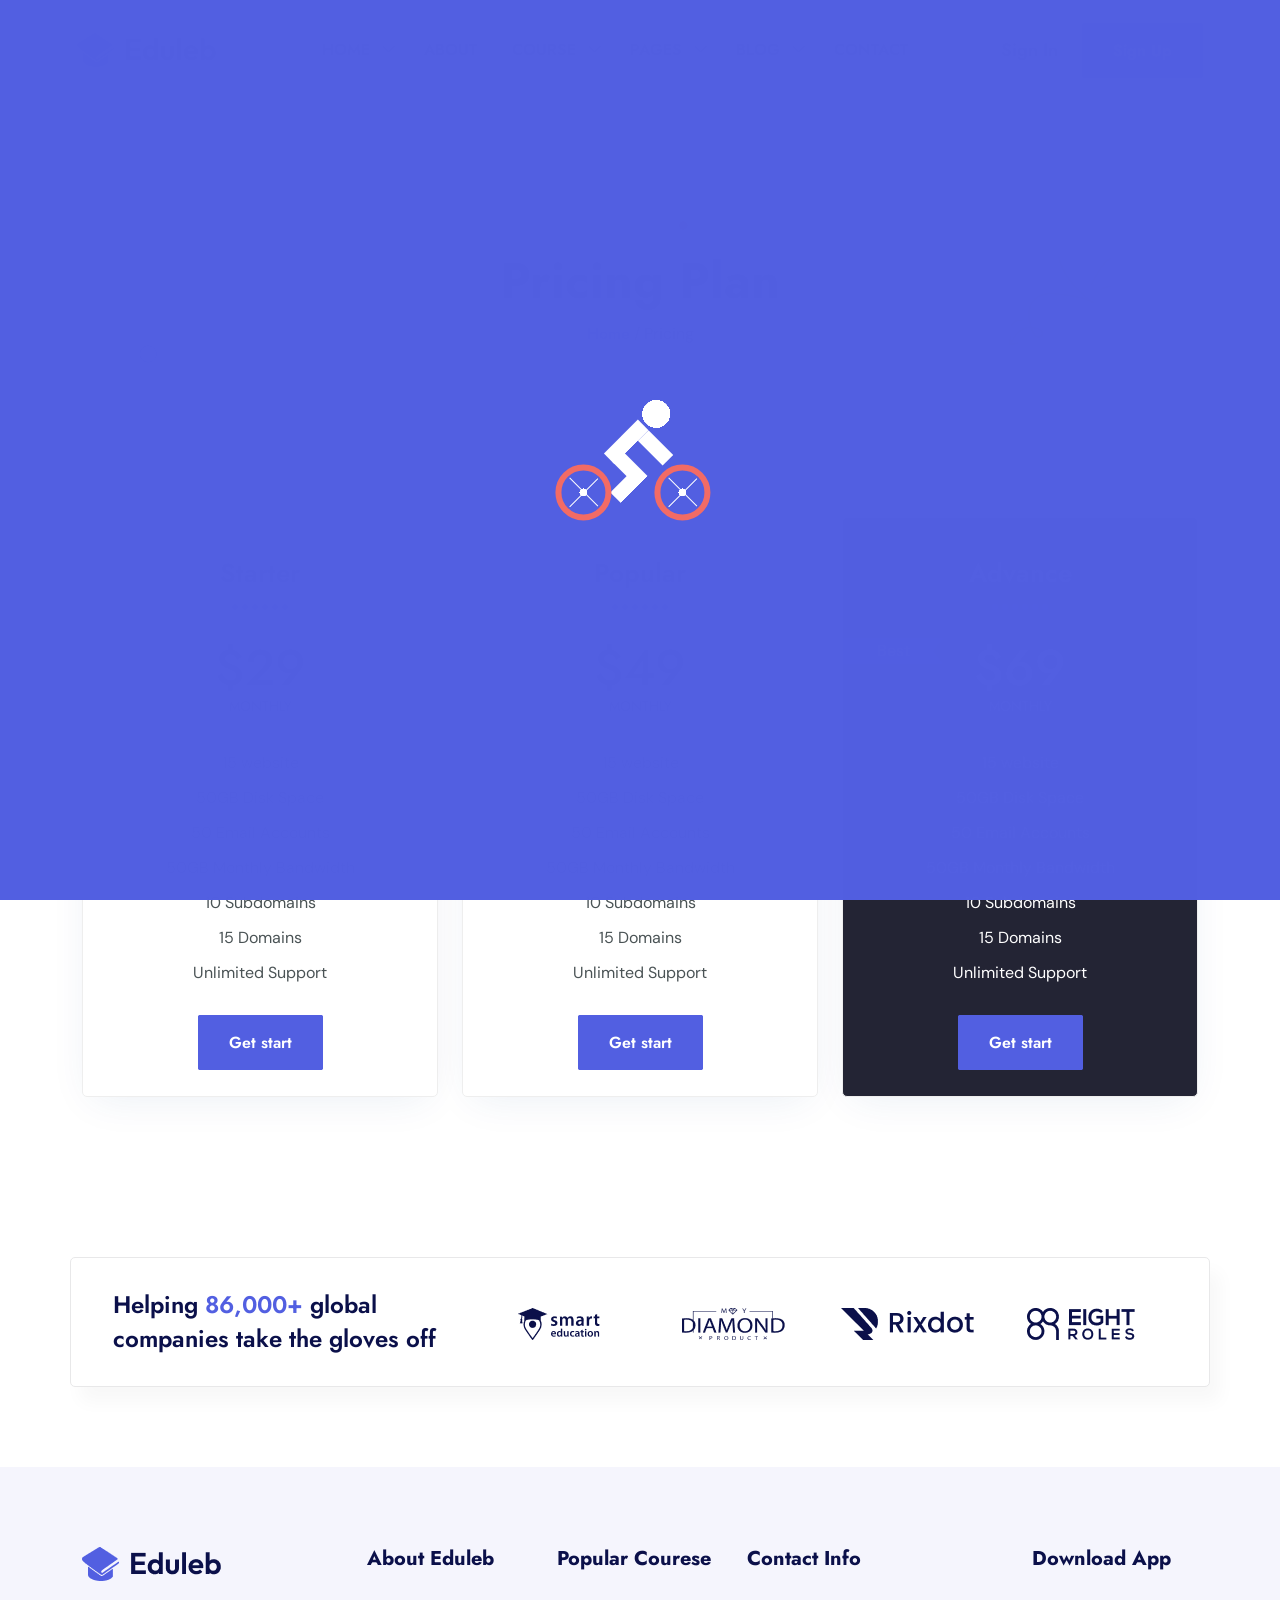
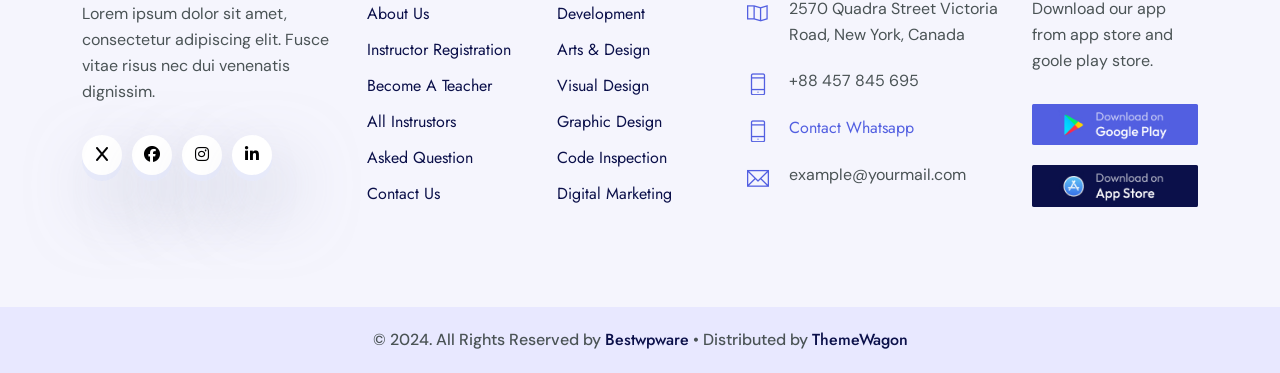
<file: pricing.html>
<!DOCTYPE html>
<html lang="en">

	<head>
		<!-- Meta -->
		<meta charset="utf-8">
		<meta http-equiv="X-UA-Compatible" content="IE=edge">
		<meta name="viewport" content="width=device-width, initial-scale=1, shrink-to-fit=no">
		<!-- The above 3 meta tags *must* come first in the head; any other head content must come *after* these tags -->
		<meta name="description" content="Eduleb - Education HTML Template">
		<meta name="keywords" content="agency, business, corporate, creative, html5, modern, multipurpose, One Page, parallax, startup">		
		<!-- SITE TITLE -->
		<title>Eduleb - Education HTML Template</title>			
		<!-- Latest Bootstrap min CSS -->
		<link rel="stylesheet" href="assets/bootstrap/css/bootstrap.min.css">		
		<!-- Google Font -->
		<link href="https://fonts.googleapis.com/css2?family=DM+Sans:ital,opsz,wght@0,9..40,100..1000;1,9..40,100..1000&display=swap" rel="stylesheet">
		<link href="https://fonts.googleapis.com/css2?family=Jost:ital,wght@0,100..900;1,100..900&display=swap" rel="stylesheet">
		<!-- Font Awesome CSS -->
		<link rel="stylesheet" href="https://cdnjs.cloudflare.com/ajax/libs/font-awesome/6.5.2/css/all.min.css">
		<link rel="stylesheet" href="assets/fonts/font-awesome.min.css">
		<link rel="stylesheet" href="assets/fonts/themify-icons.css">
		<!--- owl carousel Css-->
		<link rel="stylesheet" href="assets/owlcarousel/css/owl.carousel.css">
		<link rel="stylesheet" href="assets/owlcarousel/css/owl.theme.css">	
		<!--jquery-simple-mobilemenu Css-->
        <link rel="stylesheet" href="assets/css/jquery-simple-mobilemenu.css">			
		<!-- MAGNIFIC CSS -->
		<link rel="stylesheet" href="assets/css/magnific-popup.css">		
		<!-- animate CSS -->
		<link rel="stylesheet" href="assets/css/animate.css">	
		<!-- Style CSS -->					
		<link rel="stylesheet" href="assets/css/style.css">					
		<!-- HTML5 shim and Respond.js IE8 support of HTML5 elements and media queries -->
		<!-- WARNING: Respond.js doesn't work if you view the page via file:// -->
		<!--[if lt IE 9]>
		  <script src="https://oss.maxcdn.com/html5shiv/3.7.2/html5shiv.min.js"></script>
		  <script src="https://oss.maxcdn.com/respond/1.4.2/respond.min.js"></script>
		<![endif]-->
	</head>
	
    <body data-spy="scroll" data-offset="80">

		<!-- START PRELOADER -->
		<div class="preloaders">
			<span class="loader"></span>
		</div>
		<!-- END PRELOADER -->		

		<!-- START NAVBAR -->  
		<div id="navigation" class="navbar-light bg-faded site-navigation">
			<div class="container-fluid">
				<div class="row">
					<div class="col-20 align-self-center">
						<div class="site-logo">
							<a href="index.html"><img src="assets/img/logo.png" alt=""></a>          				
						</div>
					</div><!--- END Col -->
					
					<div class="col-60 d-flex">
						<nav id="main-menu">
							<ul>
								<li class="menu-item-has-children"><a href="#">Home</a>
									<ul>										
										<li><a href="index.html">Home 01</a></li>
										<li><a href="index2.html">Home 02</a></li>
									</ul>
								</li>
								<li><a href="about.html">About</a></li>				  				  
								<li class="menu-item-has-children"><a href="course.html">Course</a>
									<ul>										
										<li><a href="course.html">Course</a></li>
										<li><a href="course_details.html">Course Details</a></li>
									</ul>
								</li>								
								<li class="menu-item-has-children"><a href="#">Pages</a>
									<ul>										
										<li><a href="instructor.html">Instructor</a></li>
										<li><a href="ins_details.html">Instructor Details</a></li>
										<li><a href="pricing.html">Pricing Plan</a></li>
										<li><a href="faq.html">Faq Page</a></li>			
										<li><a href="404.html">404</a></li>				
									</ul>
								</li>							
								<li class="menu-item-has-children"><a href="blog.html">Blog</a>
									<ul>										
										<li><a href="blog.html">Blog</a></li>
										<li><a href="blog_single.html">Blog Details</a></li>
									</ul>
								</li>							  
								<li><a href="contact.html">Contact</a></li>
							</ul>
						</nav>
					</div><!--- END Col -->
					
					<div class="col-20 d-none d-xl-block text-end align-self-center">
						<a href="#" class="header-btn">Sign In</a>
						<a href="contact.html" class="btn_one">Sign Up</a>
					</div><!--- END Col -->
					
					<ul class="mobile_menu">						
						<li><a href="#">Home</a>
							<ul class="sub-menu">										
								<li><a href="index.html">Home 01</a></li>
								<li><a href="index2.html">Home 02</a></li>						
							</ul>
						</li>	
						<li><a href="about.html">About</a></li>						
						<li><a href="#">Course</a>
							<ul class="sub-menu">										
								<li><a href="course.html">Course</a></li>
								<li><a href="course_details.html">Course Deails</a></li>									
							</ul>
						</li>
						<li><a href="#">Pages</a>
							<ul class="sub-menu">									
								<li><a href="instructor.html">Instructor</a></li>
								<li><a href="ins_details.html">Instructor Details</a></li>
								<li><a href="pricing.html">Pricing Plan</a></li>
								<li><a href="faq.html">Faq Page</a></li>			
								<li><a href="404.html">404</a></li>							
							</ul>
						</li>			
						<li><a href="blog.html">Blog</a>
							<ul class="sub-menu">										
								<li><a href="blog.html">Blog</a></li>
								<li><a href="blog_single.html">Blog Details</a></li>
							</ul>
						</li>						
						<li><a href="contact.html">Contact</a></li>
					</ul>			
				</div><!--- END ROW -->
			</div><!--- END CONTAINER -->
		</div> 	  
		<!-- END NAVBAR -->		

		<!-- START SECTION TOP -->
		<section class="section-top">
			<div class="container">
				<div class="col-lg-10 offset-lg-1 text-center">
					<div class="section-top-title wow fadeInRight" data-wow-duration="1s" data-wow-delay="0.3s" data-wow-offset="0">
						<h1>Pricing Plan</h1>
						<ul>
							<li><a href="index.html">Home</a></li>
							<li> / Pricing</li>
						</ul>
					</div><!-- //.HERO-TEXT -->
				</div><!--- END COL -->
			</div><!--- END CONTAINER -->
		</section>	
		<!-- END SECTION TOP -->
		
		<!-- START PRICING -->
		<section id="pricing" class="pricing-content section-padding">
			<div class="container">										
				<div class="row text-center">									
					<div class="col-lg-4 col-sm-4 col-xs-12 wow fadeInUp" data-wow-duration="1s" data-wow-delay="0.1s" data-wow-offset="0">
						<div class="single-pricing">
							<div class="price-head">								
								<h2>Starter</h2>
								<span></span>
								<span></span>
								<span></span>
								<span></span>
								<span></span>
								<span></span>
							</div>
							<h1 class="price">$29</h1>
							<h5>Monthly</h5>
							<ul>
								<li>15 website</li>
								<li>50GB Disk Space</li>
								<li>50 Email Accounts</li>
								<li>50GB Monthly Bandwidth</li>
								<li>10 Subdomains</li>
								<li>15 Domains</li>
								<li>Unlimited Support</li>
							</ul>
							<a class="btn_one" href="#">Get start</a>
						</div>
					</div><!--- END COL -->	
					<div class="col-lg-4 col-sm-4 col-xs-12 wow fadeInUp" data-wow-duration="1s" data-wow-delay="0.2s" data-wow-offset="0">
						<div class="single-pricing">
							<div class="price-head">								
								<h2>popular</h2>
								<span></span>
								<span></span>
								<span></span>
								<span></span>
								<span></span>
								<span></span>
							</div>
							<h1 class="price">$49</h1>
							<h5>Monthly</h5>
							<ul>
								<li>15 website</li>
								<li>50GB Disk Space</li>
								<li>50 Email Accounts</li>
								<li>50GB Monthly Bandwidth</li>
								<li>10 Subdomains</li>
								<li>15 Domains</li>
								<li>Unlimited Support</li>
							</ul>
							<a class="btn_one" href="#">Get start</a>
						</div>
					</div><!--- END COL -->	
					<div class="col-lg-4 col-sm-4 col-xs-12 wow fadeInUp" data-wow-duration="1s" data-wow-delay="0.3s" data-wow-offset="0">
						<div class="single-pricing single-pricing-white">
							<div class="price-head">								
								<h2>Advance</h2>
								<span></span>
								<span></span>
								<span></span>
								<span></span>
								<span></span>
								<span></span>
							</div>
							<span class="price-label">Best</span>
							<h1 class="price">$69</h1>
							<h5>Monthly</h5>
							<ul>
								<li>15 website</li>
								<li>50GB Disk Space</li>
								<li>50 Email Accounts</li>
								<li>50GB Monthly Bandwidth</li>
								<li>10 Subdomains</li>
								<li>15 Domains</li>
								<li>Unlimited Support</li>
							</ul>
							<a class="btn_one" href="#">Get start</a>
						</div>
					</div><!--- END COL -->			  
				</div><!--- END ROW -->
			</div><!--- END CONTAINER -->
		</section>
		<!-- END PRICING -->

		<!-- START COMPANY PARTNER LOGO  -->
		<div class="partner-logo section-padding">
			<div class="container">
				<div class="row part_bg">
					<div class="col-lg-4 col-sm-4 col-xs-12">
						<div class="partner_title">
							<h3>Helping <span>86,000+</span> global companies take the gloves off </h3>
						</div>					
					</div><!-- END COL  -->
					<div class="col-lg-8 col-sm-8 col-xs-12 text-center">
						<div class="partner">
							<a href="#"><img src="assets/img/clients/1.png" alt="image"></a>
							<a href="#"><img src="assets/img/clients/2.png" alt="image"></a>
							<a href="#"><img src="assets/img/clients/3.png" alt="image"></a>
							<a href="#"><img src="assets/img/clients/4.png" alt="image"></a>
							<a href="#"><img src="assets/img/clients/5.png" alt="image"></a>
							<a href="#"><img src="assets/img/clients/2.png" alt="image"></a>
							<a href="#"><img src="assets/img/clients/1.png" alt="image"></a>
							<a href="#"><img src="assets/img/clients/3.png" alt="image"></a>
							<a href="#"><img src="assets/img/clients/4.png" alt="image"></a>
						</div>
					</div><!-- END COL  -->
				</div><!--END  ROW  -->
			</div><!-- END CONTAINER  -->
		</div>
		<!-- END COMPANY PARTNER LOGO -->			
		
		<!-- START FOOTER -->
		<div class="footer section-padding">
			<div class="container">				
				<div class="row">						
					<div class="col-lg-3 col-sm-6 col-xs-12">
						<div class="single_footer">
							<a href="index.html"><img src="assets/img/logo.png" alt=""></a>         
							<p>Lorem ipsum dolor sit amet, consectetur adipiscing elit. Fusce vitae risus nec dui venenatis dignissim.</p>
							<div class="social_profile">
								<ul>
									<li><a class="f_facebook" href="#"><i class="fa-solid fa-x"></i></a></li>
									<li><a class="f_twitter" href="#"><i class="fa-brands fa-facebook-f"></i></a></li>
									<li><a class="f_instagram"href="#"><i class="fa-brands fa-instagram"></i></a></li>
									<li><a class="f_linkedin" href="#"><i class="fa-brands fa-linkedin-in"></i></a></li>
								</ul>
							</div>
						</div>			
					</div><!--- END COL -->						
					<div class="col-lg-2 col-sm-6 col-xs-12">
						<div class="single_footer">
							<h4>About Eduleb</h4>
							<ul>
								<li><a href="#">About us</a></li>
								<li><a href="#">Instructor Registration</a></li>
								<li><a href="#">Become A Teacher</a></li>
								<li><a href="#">All Instrustors</a></li>
								<li><a href="#">Asked Question</a></li>
								<li><a href="#">Contact us</a></li>
							</ul>
						</div>
					</div><!--- END COL -->	
					<div class="col-lg-2 col-sm-6 col-xs-12">
						<div class="single_footer">
							<h4>Popular Courese</h4>
							<ul>
								<li><a href="#">Development</a></li>
								<li><a href="#">Arts & design</a></li>
								<li><a href="#">Visual Design</a></li>
								<li><a href="#">Graphic Design</a></li>
								<li><a href="#">Code Inspection</a></li>						
								<li><a href="#">Digital Marketing</a></li>						
							</ul>
						</div>
					</div><!--- END COL -->
					<div class="col-lg-3 col-sm-6 col-xs-12">
						<div class="single_footer">
							<h4>Contact Info</h4>
							<div class="sf_contact">
								<span class="ti-map"></span>
								<p>2570 Quadra Street Victoria Road, New York, Canada</p>
							</div>
							<div class="sf_contact">
								<span class="ti-mobile"></span>
								<p>+88 457 845 695</p>
							</div>
							<div class="sf_contact">
								<span class="ti-mobile"></span>
								<p><a href="tel:+88457845695">Contact Whatsapp</a></p>
							</div>
							<div class="sf_contact">
								<span class="ti-email"></span>
								<p>example@yourmail.com</p>
							</div>
						</div>
					</div><!--- END COL -->						
					<div class="col-lg-2 col-sm-6 col-xs-12">
						<div class="single_footer">
							<h4>Download App</h4>
							<p>Download our app from app store and goole play store.</p>
							<a href="index.html"><img src="assets/img/google-play.jpg" class="foot_img" alt=""></a>  
							<a href="index.html"><img src="assets/img/app-store.jpg" class="foot_img" alt=""></a>  
						</div>
					</div><!--- END COL -->	
				</div><!--- END ROW -->					
			</div><!--- END CONTAINER -->
		</div>
		<!-- END FOOTER -->	

		<!-- START FOOTER COPYRIGHT -->	
		<div class="foot_copy">
			<div class="footer_copyright">
				<p>&copy; 2024. All Rights Reserved by <a href="https://bestwpware.com/">Bestwpware</a> • Distributed by <a href="https://themewagon.com">ThemeWagon</a></p>
			</div>	
		</div>
		<!-- END FOOTER COPYRIGHT -->	
	
	<!-- Latest jQuery -->
		<script src="assets/js/jquery-1.12.4.min.js"></script>
	<!-- Latest compiled and minified Bootstrap -->
		<script src="assets/bootstrap/js/bootstrap.min.js"></script>
	<!-- modernizer JS -->		
		<script src="assets/js/modernizr-2.8.3.min.js"></script>	
	<!-- jquery-simple-mobilemenu.min -->
		<script src="assets/js/jquery-simple-mobilemenu.js"></script>		
	<!-- owl-carousel min js  -->
		<script src="assets/owlcarousel/js/owl.carousel.min.js"></script>					
	<!-- magnific-popup js -->               
		<script src="assets/js/jquery.magnific-popup.min.js"></script>						
	<!-- countTo js -->
		<script src="assets/js/jquery.inview.min.js"></script>								
	<!-- scrolltopcontrol js -->
		<script src="assets/js/scrolltopcontrol.js"></script>			
	<!-- WOW - Reveal Animations When You Scroll -->
		<script src="assets/js/wow.min.js"></script>				
	<!-- scripts js -->
		<script src="assets/js/scripts.js"></script>
    </body>
</html>
</file>
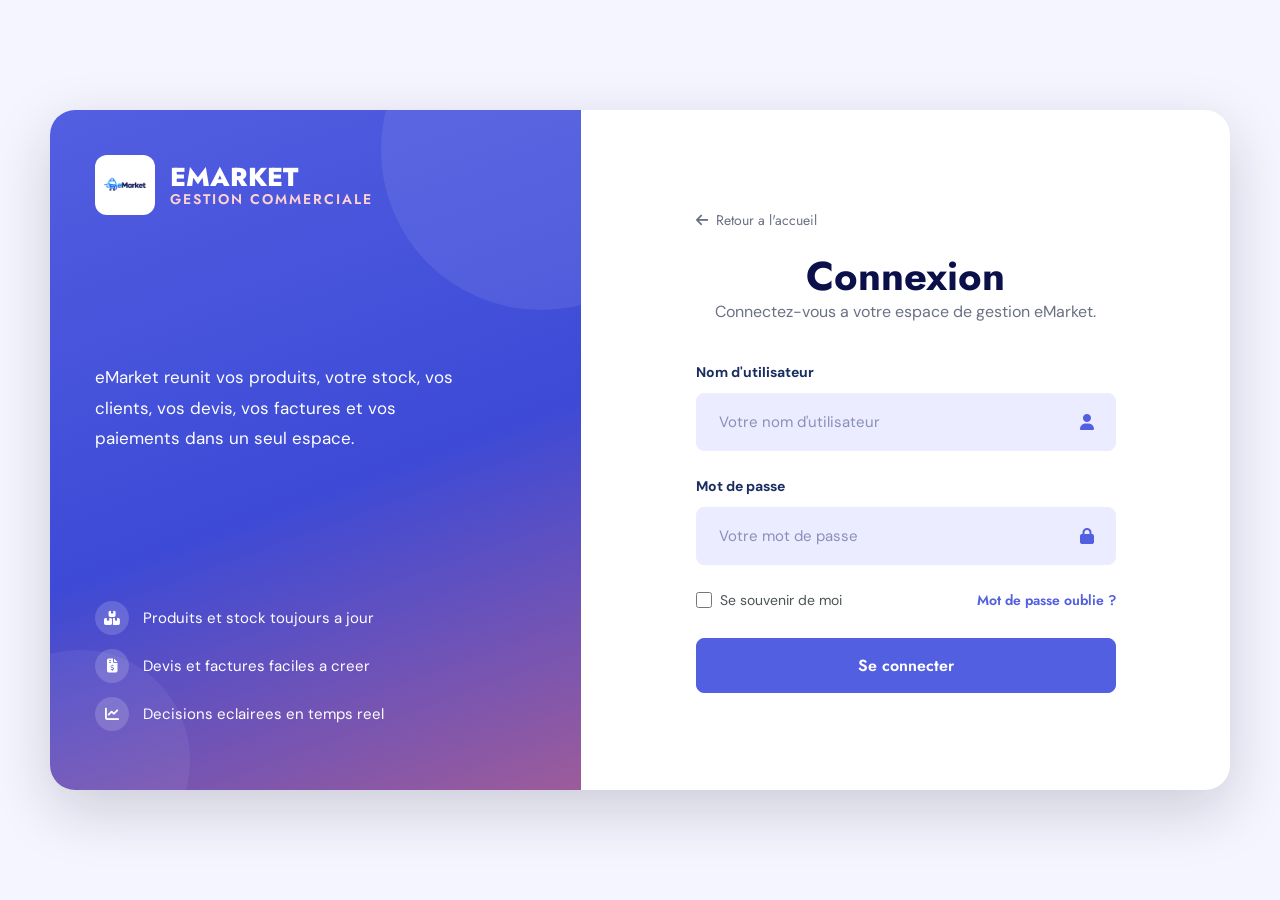
<file: font end/Connexion.html>
<!DOCTYPE html>
<html lang="fr">

<head>
    <!-- Meta -->
    <meta charset="UTF-8">
    <meta name="viewport" content="width=device-width, initial-scale=1.0">
    <title>Connexion - eMarket</title>

    <!-- Google Fonts -->
    <link href="https://fonts.googleapis.com/css2?family=DM+Sans:ital,opsz,wght@0,9..40,100..1000;1,9..40,100..1000&display=swap" rel="stylesheet">
    <link href="https://fonts.googleapis.com/css2?family=Jost:ital,wght@0,100..900;1,100..900&display=swap" rel="stylesheet">
    <!-- Font Awesome -->
    <link rel="stylesheet" href="https://cdnjs.cloudflare.com/ajax/libs/font-awesome/6.5.2/css/all.min.css">

    <style>
        * {
            margin: 0;
            padding: 0;
            box-sizing: border-box;
            text-decoration: none;
            list-style: none;
        }

        body {
            font-family: "DM Sans", sans-serif;
            font-size: 16px;
            font-weight: 400;
            line-height: 26px;
            color: #4a5355;
            background: #f4f5ff;
            display: flex;
            justify-content: center;
            align-items: center;
            min-height: 100vh;
            padding: 20px;
            overflow-x: hidden;
        }

        h1, h2, h3, h4, h5, h6 {
            font-family: "Jost", sans-serif;
            color: #0b104a;
            margin: 0;
        }

        a {
            font-family: "Jost", sans-serif;
            transition: all .2s ease 0s;
        }

        /* ===== WRAPPER SPLIT ===== */
        .login-wrapper {
            display: flex;
            width: 1180px;
            max-width: 100%;
            min-height: 680px;
            background: #fff;
            border-radius: 25px;
            overflow: hidden;
            box-shadow: 0 20px 60px rgba(23, 23, 36, 0.18);
        }

        /* ===== PANNEAU GAUCHE ===== */
        .left-panel {
            width: 45%;
            background: linear-gradient(160deg, #525fe1 0%, #3d4ad6 55%, #f26b65 140%);
            padding: 45px;
            display: flex;
            flex-direction: column;
            justify-content: space-between;
            color: #fff;
            position: relative;
            overflow: hidden;
        }

        .left-panel::before {
            content: "";
            position: absolute;
            width: 320px;
            height: 320px;
            border-radius: 50%;
            background: rgba(255, 255, 255, 0.08);
            top: -120px;
            right: -120px;
        }

        .left-panel::after {
            content: "";
            position: absolute;
            width: 220px;
            height: 220px;
            border-radius: 50%;
            background: rgba(255, 255, 255, 0.06);
            bottom: -80px;
            left: -80px;
        }

        .brand {
            display: flex;
            align-items: center;
            gap: 15px;
            position: relative;
            z-index: 1;
        }

        .brand .logo {
            width: 60px;
            height: 60px;
            object-fit: contain;
            background: #fff;
            border-radius: 12px;
            padding: 8px;
        }

        .brand h1 {
            font-size: 26px;
            line-height: 1.1;
            font-weight: 800;
            color: #fff;
            text-transform: uppercase;
        }

        .brand h1 span {
            color: #ffd3d1;
            font-weight: 600;
            font-size: 14px;
            letter-spacing: 2px;
            text-transform: uppercase;
            display: block;
        }

        .left-content p {
            font-size: 17px;
            line-height: 1.8;
            max-width: 380px;
            position: relative;
            z-index: 1;
        }

        .left-features {
            position: relative;
            z-index: 1;
        }

        .left-features li {
            display: flex;
            align-items: center;
            gap: 14px;
            margin-bottom: 14px;
            font-size: 15px;
        }

        .left-features li i {
            width: 34px;
            height: 34px;
            flex-shrink: 0;
            display: inline-flex;
            align-items: center;
            justify-content: center;
            background: rgba(255, 255, 255, 0.16);
            border-radius: 50%;
            font-size: 14px;
        }

        /* ===== PANNEAU DROIT ===== */
        .right-panel {
            width: 55%;
            display: flex;
            justify-content: center;
            align-items: center;
            padding: 50px;
        }

        .form-box {
            width: 100%;
            max-width: 420px;
        }

        .form-box h2 {
            font-size: 40px;
            font-weight: 700;
            color: #0b104a;
            margin-bottom: 10px;
            text-align: center;
        }

        .form-box h2 span {
            color: #525fe1;
        }

        .subtitle {
            color: #6b7185;
            font-size: 16px;
            line-height: 1.6;
            margin-bottom: 35px;
            text-align: center;
        }

        .input-group {
            margin-bottom: 22px;
            text-align: left;
        }

        .input-group label {
            display: block;
            margin-bottom: 8px;
            font-size: 14px;
            font-weight: 700;
            color: #1a2d62;
        }

        .input-wrap {
            position: relative;
        }

        .input-group input {
            width: 100%;
            height: 58px;
            padding: 10px 50px 10px 22px;
            background: #ebecff;
            border: 1px solid #ebecff;
            border-radius: 8px;
            font-size: 15px;
            font-family: "DM Sans", sans-serif;
            color: #1a2d62;
            outline: none;
            transition: all .3s;
        }

        .input-group input::placeholder {
            color: #8a8fb8;
        }

        .input-group input:focus {
            background: #f4f4f4;
            border-color: #525fe1;
        }

        .input-wrap i {
            position: absolute;
            right: 22px;
            top: 50%;
            transform: translateY(-50%);
            font-size: 16px;
            color: #525fe1;
        }

        .options {
            display: flex;
            justify-content: space-between;
            align-items: center;
            margin-bottom: 25px;
            font-size: 14px;
        }

        .options label {
            display: flex;
            align-items: center;
            gap: 8px;
            cursor: pointer;
            color: #4a5355;
        }

        .options input[type="checkbox"] {
            accent-color: #525fe1;
            width: 16px;
            height: 16px;
        }

        .options a {
            color: #525fe1;
            font-weight: 600;
        }

        .options a:hover {
            color: #f26b65;
        }

        .btn-login {
            width: 100%;
            background: #525fe1;
            border: 1px solid #525fe1;
            color: #fff;
            padding: 15px 30px;
            border-radius: 8px;
            font-size: 16px;
            font-weight: 600;
            font-family: "Jost", sans-serif;
            cursor: pointer;
            transition: .3s;
        }

        .btn-login:hover {
            background: #f26b65;
            border-color: #f26b65;
        }

        .divider {
            display: flex;
            align-items: center;
            color: #6b7185;
            margin: 28px 0;
        }

        .divider::before,
        .divider::after {
            content: "";
            flex: 1;
            height: 1px;
            background: #ddd;
        }

        .divider span {
            padding: 0 15px;
            font-size: 14px;
        }

        .social-icons {
            display: flex;
            justify-content: center;
            gap: 12px;
        }

        .social-icons a {
            display: inline-flex;
            align-items: center;
            justify-content: center;
            width: 48px;
            height: 48px;
            border: 1px solid #525fe1;
            border-radius: 8px;
            font-size: 18px;
            color: #525fe1;
            transition: .3s;
        }

        .social-icons a:hover {
            background: #525fe1;
            color: #fff;
            border-color: #525fe1;
        }

        .register-link {
            margin-top: 28px;
            text-align: center;
            font-size: 15px;
        }

        .register-link a {
            color: #525fe1;
            font-weight: 600;
        }

        .register-link a:hover {
            color: #f26b65;
        }

        .back-home {
            display: inline-flex;
            align-items: center;
            gap: 8px;
            margin-bottom: 30px;
            color: #6b7185;
            font-size: 14px;
            font-family: "Jost", sans-serif;
        }

        .back-home:hover {
            color: #525fe1;
        }

        /* ===== RESPONSIVE ===== */
        @media (max-width: 900px) {
            .login-wrapper {
                flex-direction: column;
            }

            .left-panel,
            .right-panel {
                width: 100%;
            }

            .left-panel {
                padding: 35px;
                text-align: center;
                align-items: center;
            }

            .brand {
                justify-content: center;
            }

            .left-content p {
                max-width: 100%;
                margin: 30px 0;
            }

            .left-features {
                display: none;
            }
        }

        @media (max-width: 500px) {
            body {
                padding: 0;
            }

            .login-wrapper {
                border-radius: 0;
                min-height: 100vh;
            }

            .form-box h2 {
                font-size: 30px;
            }

            .right-panel {
                padding: 35px 25px;
            }
        }
    </style>
</head>

<body>

    <div class="login-wrapper">

        <!-- Colonne gauche : présentation -->
        <div class="left-panel">

            <div class="brand">
                <img src="assets/img/logo.png" alt="eMarket" class="logo">
                <h1>eMarket <span>Gestion commerciale</span></h1>
            </div>

            <div class="left-content">
                <p>
                    eMarket reunit vos produits, votre stock, vos clients, vos devis,
                    vos factures et vos paiements dans un seul espace.
                </p>
            </div>

            <ul class="left-features">
                <li><i class="fa-solid fa-boxes-stacked"></i> Produits et stock toujours a jour</li>
                <li><i class="fa-solid fa-file-invoice-dollar"></i> Devis et factures faciles a creer</li>
                <li><i class="fa-solid fa-chart-line"></i> Decisions eclairees en temps reel</li>
            </ul>

        </div>

        <!-- Colonne droite : formulaire -->
        <div class="right-panel">

            <div class="form-box">
                <a href="index.html" class="back-home"><i class="fa-solid fa-arrow-left"></i> Retour a l'accueil</a>

                <h2>Connexion</h2>
                <p class="subtitle">
                    Connectez-vous a votre espace de gestion eMarket.
                </p>

                <form action="" method="POST" id="loginForm">
                    <div class="input-group">
                        <label for="username">Nom d'utilisateur</label>
                        <div class="input-wrap">
                            <input type="text" name="username" id="username" placeholder="Votre nom d'utilisateur" required>
                            <i class="fa-solid fa-user"></i>
                        </div>
                    </div>

                    <div class="input-group">
                        <label for="password">Mot de passe</label>
                        <div class="input-wrap">
                            <input type="password" name="password" id="password" placeholder="Votre mot de passe" required>
                            <i class="fa-solid fa-lock"></i>
                        </div>
                    </div>

                    <div class="options">
                        <label>
                            <input type="checkbox" />
                            Se souvenir de moi
                        </label>
                        <a href="#">Mot de passe oublie ?</a>
                    </div>

                    <button type="submit" class="btn-login">
                        Se connecter
                    </button>
                   </form>
            </div>

        </div>

    </div>

    <script>
        const AUTH_URL = '../backend/api/auth.php';
        const DASHBOARDS = {
            'Administrateur': 'dashboard-admin.html',
            'Gérant de stock': 'dashboard-stock.html',
            'Caissier': 'dashboard-caissier.html'
        };

        async function redirectByRole(role) {
            const page = DASHBOARDS[role] || 'dashboard-admin.html';
            window.location.href = page;
        }

        async function getCurrentUser() {
            const response = await fetch(AUTH_URL + '?action=me', { method: 'GET', credentials: 'same-origin' });
            const payload = await response.json().catch(() => ({}));
            if (response.ok && payload.success && payload.data) {
                return payload.data;
            }
            return null;
        }

        document.addEventListener('DOMContentLoaded', async () => {
            const loginForm = document.getElementById('loginForm');
            const submitButton = loginForm.querySelector('button[type="submit"]');

            try {
                const user = await getCurrentUser();
                if (user && user.role) {
                    // Si une session existe, ne pas rediriger automatiquement.
                    // Afficher une bannière informative et pré-remplir le champ utilisateur.
                    const info = document.createElement('div');
                    info.style = 'background:#fff4ce;border:1px solid #ffe58f;padding:12px;border-radius:8px;margin-bottom:15px;color:#8a6d00;font-weight:600;text-align:center;';
                    info.innerHTML = `Vous êtes déjà connecté en tant que <strong>${user.name || user.email || ''}</strong>. Cliquez sur "Se connecter" pour accéder au tableau de bord ou déconnectez-vous d'abord.`;
                    loginForm.prepend(info);
                    const usernameInput = document.getElementById('username');
                    if (usernameInput) usernameInput.value = user.email || user.name || '';
                }
            } catch (error) {
                // Pas de session active : on reste sur la page de connexion.
            }

            loginForm.addEventListener('submit', async (e) => {
                e.preventDefault();
                const username = document.getElementById('username').value.trim();
                const password = document.getElementById('password').value;

                if (!username || !password) {
                    alert('Veuillez saisir votre nom d\'utilisateur et votre mot de passe.');
                    return;
                }

                submitButton.disabled = true;
                submitButton.textContent = 'Connexion...';

                try {
                    const response = await fetch(AUTH_URL + '?action=login', {
                        method: 'POST',
                        credentials: 'same-origin',
                        headers: { 'Content-Type': 'application/json' },
                        body: JSON.stringify({ username, password })
                    });

                    const payload = await response.json().catch(() => ({}));
                    if (!response.ok || !payload.success) {
                        throw new Error(payload.message || 'Erreur de connexion.');
                    }

                    await redirectByRole(payload.data.role);
                } catch (error) {
                    alert(error.message || 'Erreur de connexion.');
                    submitButton.disabled = false;
                    submitButton.textContent = 'Se connecter';
                }
            });
        });
    </script>
</body>

</html>
</file>
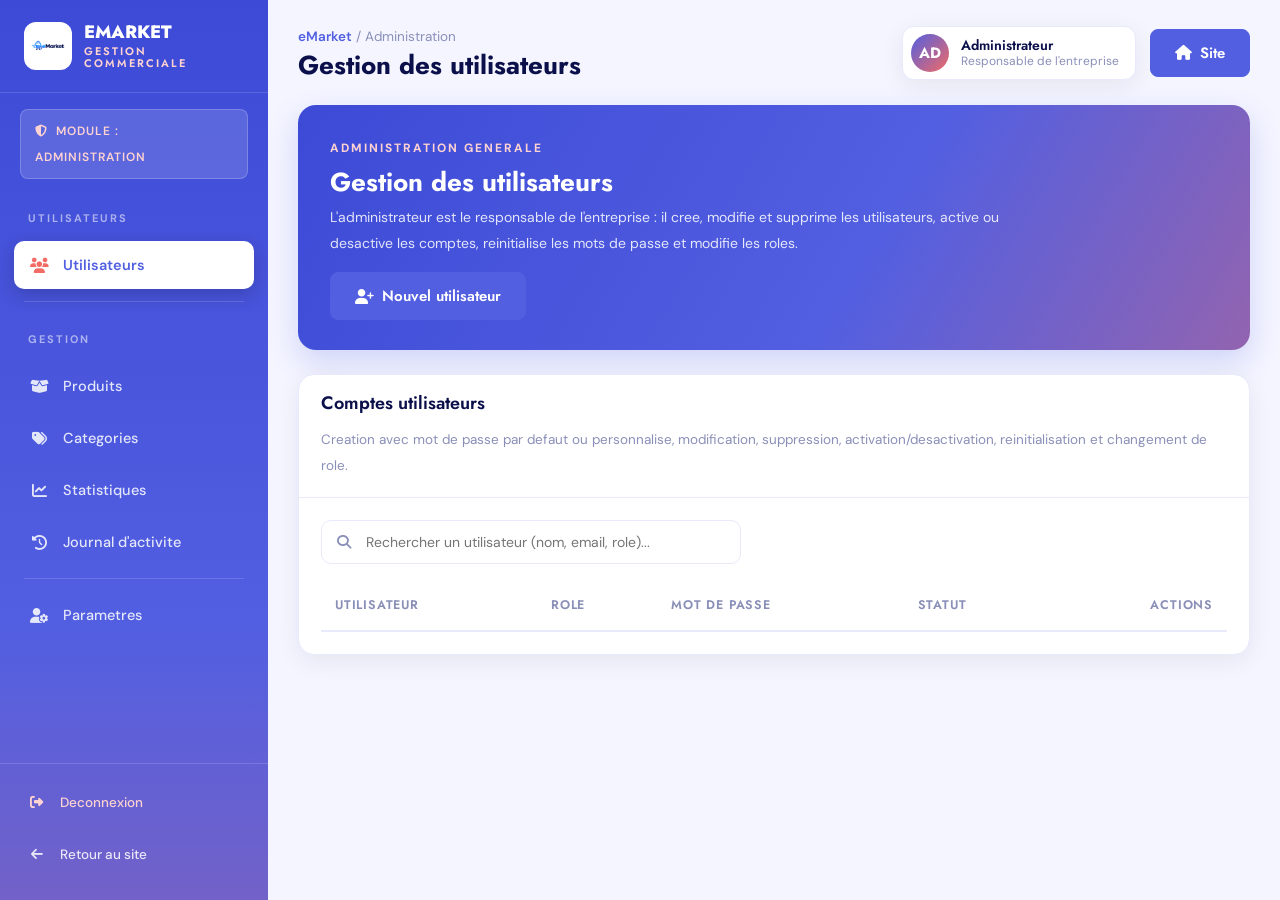
<file: font end/dashboard-admin.html>
<!DOCTYPE html>
<html lang="fr">

<head>
    <!-- Meta -->
    <meta charset="UTF-8">
    <meta name="viewport" content="width=device-width, initial-scale=1.0">
    <title>Dashboard Admin - eMarket</title>

    <!-- Bootstrap -->
    <link rel="stylesheet" href="assets/bootstrap/css/bootstrap.min.css">
    <!-- Google Fonts -->
    <link href="https://fonts.googleapis.com/css2?family=DM+Sans:ital,opsz,wght@0,9..40,100..1000;1,9..40,100..1000&display=swap" rel="stylesheet">
    <link href="https://fonts.googleapis.com/css2?family=Jost:ital,wght@0,100..900;1,100..900&display=swap" rel="stylesheet">
    <!-- Font Awesome -->
    <link rel="stylesheet" href="https://cdnjs.cloudflare.com/ajax/libs/font-awesome/6.5.2/css/all.min.css">
    <link rel="stylesheet" href="assets/fonts/themify-icons.css">

    <style>
        :root {
            --primary: #525fe1;
            --primary-dark: #3d4ad6;
            --accent: #f26b65;
            --dark: #0b104a;
            --body-color: #4a5355;
            --bg: #f4f5ff;
            --card: #ffffff;
            --border: #e8eafb;
            --shadow: 0 6px 24px rgba(23, 23, 36, 0.07);
        }

        * {
            margin: 0;
            padding: 0;
            box-sizing: border-box;
        }

        body {
            font-family: "DM Sans", sans-serif;
            font-size: 15px;
            font-weight: 400;
            line-height: 26px;
            color: var(--body-color);
            background: var(--bg);
            overflow-x: hidden;
        }

        h1, h2, h3, h4, h5, h6 {
            font-family: "Jost", sans-serif;
            color: var(--dark);
            margin: 0;
        }

        a {
            font-family: "Jost", sans-serif;
            text-decoration: none;
            transition: all .25s ease 0s;
        }

        .btn_one {
            background: var(--primary);
            border: 1px solid var(--primary);
            color: #fff;
            padding: 10px 24px;
            border-radius: 8px;
            font-size: 15px;
            font-weight: 600;
            font-family: "Jost", sans-serif;
            display: inline-flex;
            align-items: center;
            gap: 8px;
            transition: all .3s ease 0s;
        }

        .btn_one:hover {
            background: var(--accent);
            border-color: var(--accent);
            color: #fff;
        }

        .btn_ghost {
            background: transparent;
            border: 1px solid var(--primary);
            color: var(--primary);
        }

        .btn_ghost:hover {
            background: var(--primary);
            color: #fff;
        }

        .btn_light {
            background: #ececff;
            border: 1px solid #ececff;
            color: var(--primary);
        }

        .btn_light:hover {
            background: var(--primary);
            border-color: var(--primary);
            color: #fff;
        }

        .btn_danger {
            background: #fff;
            border: 1px solid #ffd7d5;
            color: var(--accent);
        }

        .btn_danger:hover {
            background: var(--accent);
            border-color: var(--accent);
            color: #fff;
        }

        /* ===== SIDEBAR ===== */
        .app-shell {
            display: flex;
            min-height: 100vh;
        }

        .sidebar {
            width: 268px;
            flex-shrink: 0;
            background: linear-gradient(180deg, #3d4ad6 0%, #525fe1 70%, #f26b65 220%);
            color: #fff;
            display: flex;
            flex-direction: column;
            position: sticky;
            top: 0;
            height: 100vh;
            overflow-y: auto;
            z-index: 1050;
            transition: margin-left .3s ease;
        }

        .sidebar-header {
            display: flex;
            align-items: center;
            gap: 12px;
            padding: 22px 24px;
            border-bottom: 1px solid rgba(255, 255, 255, 0.14);
        }

        .sidebar-header .logo {
            width: 48px;
            height: 48px;
            object-fit: contain;
            background: #fff;
            border-radius: 12px;
            padding: 7px;
        }

        .sidebar-header h3 {
            color: #fff;
            font-size: 18px;
            font-weight: 800;
            line-height: 1.1;
            text-transform: uppercase;
        }

        .sidebar-header h3 span {
            display: block;
            font-size: 11px;
            font-weight: 600;
            letter-spacing: 2px;
            color: #ffd3d1;
            text-transform: uppercase;
            margin-top: 3px;
        }

        .sidebar .module-tag {
            margin: 16px 20px 4px;
            background: rgba(255, 255, 255, 0.14);
            border: 1px solid rgba(255, 255, 255, 0.2);
            border-radius: 8px;
            padding: 8px 14px;
            font-size: 12px;
            font-weight: 600;
            letter-spacing: 1px;
            text-transform: uppercase;
            color: #ffd3d1;
        }

        .sidebar-nav {
            flex: 1;
            padding: 10px 14px 20px;
            list-style: none;
        }

        .sidebar-nav li {
            margin-bottom: 4px;
        }

        .sidebar-nav li a {
            display: flex;
            align-items: center;
            gap: 13px;
            color: rgba(255, 255, 255, 0.85);
            padding: 11px 14px;
            border-radius: 10px;
            font-family: "DM Sans", sans-serif;
            font-size: 14.5px;
            font-weight: 500;
        }

        .sidebar-nav li a i {
            width: 22px;
            text-align: center;
            font-size: 15px;
        }

        .sidebar-nav li a:hover {
            background: rgba(255, 255, 255, 0.12);
            color: #fff;
        }

        .sidebar-nav li.active a {
            background: #fff;
            color: var(--primary);
            font-weight: 600;
            box-shadow: 0 6px 18px rgba(0, 0, 0, 0.18);
        }

        .sidebar-nav li.active a i {
            color: var(--accent);
        }

        .sidebar-nav .nav-sep {
            height: 1px;
            background: rgba(255, 255, 255, 0.14);
            margin: 12px 10px;
        }

        .sidebar-nav .nav-label {
            font-size: 11px;
            font-weight: 700;
            letter-spacing: 2px;
            text-transform: uppercase;
            color: rgba(255, 255, 255, 0.55);
            padding: 12px 14px 6px;
        }

        .sidebar-backdrop {
            display: none;
            position: fixed;
            inset: 0;
            background: rgba(11, 16, 74, 0.5);
            z-index: 1040;
        }

        .sidebar-footer {
            padding: 16px 14px 22px;
            border-top: 1px solid rgba(255, 255, 255, 0.14);
            font-size: 13px;
            color: rgba(255, 255, 255, 0.75);
            display: flex;
            flex-direction: column;
            gap: 6px;
        }

        .sidebar-footer a {
            color: rgba(255, 255, 255, 0.85);
            display: flex;
            align-items: center;
            gap: 12px;
            padding: 10px 12px;
            border-radius: 10px;
            font-family: "DM Sans", sans-serif;
            font-size: 13.5px;
            font-weight: 500;
            transition: background .2s, color .2s;
        }

        .sidebar-footer a i {
            width: 22px;
            text-align: center;
        }

        .sidebar-footer a:hover {
            background: rgba(255, 255, 255, 0.12);
            color: #fff;
        }

        .sidebar-footer .logout-link {
            color: #ffd3d1;
        }

        .sidebar-footer .logout-link:hover {
            background: rgba(242, 107, 101, 0.25);
            color: #fff;
        }

        /* ===== MAIN ===== */
        .main {
            flex: 1;
            min-width: 0;
            padding: 24px 30px 50px;
        }

        .topbar {
            display: flex;
            align-items: center;
            justify-content: space-between;
            gap: 16px;
            margin-bottom: 24px;
        }

        .topbar-left {
            display: flex;
            align-items: center;
            gap: 16px;
        }

        .burger {
            display: none;
            background: var(--card);
            border: 1px solid var(--border);
            border-radius: 10px;
            width: 44px;
            height: 44px;
            color: var(--primary);
            font-size: 18px;
            cursor: pointer;
        }

        .topbar h1 {
            font-size: 26px;
            font-weight: 700;
        }

        .topbar .crumb {
            color: #8a8fb8;
            font-size: 13.5px;
        }

        .topbar .crumb b {
            color: var(--primary);
            font-weight: 600;
        }

        .topbar-right {
            display: flex;
            align-items: center;
            gap: 14px;
        }

        .user-chip {
            display: flex;
            align-items: center;
            gap: 12px;
            background: var(--card);
            border: 1px solid var(--border);
            border-radius: 12px;
            padding: 7px 16px 7px 8px;
            box-shadow: var(--shadow);
        }

        .user-chip .avatar {
            width: 38px;
            height: 38px;
            border-radius: 50%;
            background: linear-gradient(135deg, var(--primary), var(--accent));
            color: #fff;
            display: flex;
            align-items: center;
            justify-content: center;
            font-family: "Jost", sans-serif;
            font-weight: 700;
            font-size: 15px;
        }

        .user-chip .u-name {
            font-family: "Jost", sans-serif;
            color: var(--dark);
            font-weight: 600;
            font-size: 14px;
            line-height: 1.2;
        }

        .user-chip .u-role {
            font-size: 12px;
            color: #8a8fb8;
            line-height: 1.2;
        }

        /* ===== CARDS ===== */
        .card-dash {
            background: var(--card);
            border: 1px solid var(--border);
            border-radius: 16px;
            box-shadow: var(--shadow);
            margin-bottom: 24px;
        }

        .card-dash .card-head {
            display: flex;
            align-items: center;
            justify-content: space-between;
            flex-wrap: wrap;
            gap: 12px;
            padding: 18px 22px;
            border-bottom: 1px solid var(--border);
        }

        .card-dash .card-head h3 {
            font-size: 18px;
            font-weight: 600;
        }

        .card-dash .card-body {
            padding: 22px;
        }

        /* Stat cards */
        .stat-grid {
            display: grid;
            grid-template-columns: repeat(auto-fit, minmax(200px, 1fr));
            gap: 20px;
            margin-bottom: 24px;
        }

        .stat-card {
            background: var(--card);
            border: 1px solid var(--border);
            border-radius: 16px;
            padding: 20px 22px;
            box-shadow: var(--shadow);
            display: flex;
            align-items: center;
            gap: 16px;
            transition: transform .25s ease, box-shadow .25s ease;
        }

        .stat-card:hover {
            transform: translateY(-3px);
            box-shadow: 0 12px 30px rgba(82, 95, 225, 0.16);
        }

        .stat-ico {
            width: 56px;
            height: 56px;
            border-radius: 14px;
            display: flex;
            align-items: center;
            justify-content: center;
            font-size: 22px;
            flex-shrink: 0;
        }

        .stat-ico.ic1 { background: #ececff; color: var(--primary); }
        .stat-ico.ic2 { background: #ffe8e6; color: var(--accent); }
        .stat-ico.ic3 { background: #fff4e0; color: #f5a623; }
        .stat-ico.ic4 { background: #e4f6ec; color: #2ecc71; }
        .stat-ico.ic5 { background: #e8f1ff; color: #3b82f6; }

        .stat-card h2 {
            font-size: 26px;
            font-weight: 700;
            line-height: 1.1;
        }

        .stat-card p {
            margin: 0;
            font-size: 13.5px;
            color: #8a8fb8;
            font-weight: 500;
        }

        /* ===== TABLES ===== */
        .table-dash {
            width: 100%;
            margin: 0;
            vertical-align: middle;
        }

        .table-dash thead th {
            font-family: "Jost", sans-serif;
            font-size: 12.5px;
            font-weight: 600;
            text-transform: uppercase;
            letter-spacing: 0.8px;
            color: #8a8fb8;
            border-bottom: 2px solid var(--border);
            padding: 12px 14px;
            white-space: nowrap;
        }

        .table-dash tbody td {
            padding: 13px 14px;
            border-bottom: 1px solid #f0f1fc;
            font-size: 14px;
            color: var(--body-color);
        }

        .table-dash tbody tr:last-child td {
            border-bottom: none;
        }

        .table-dash tbody tr:hover {
            background: #fafaff;
        }

        .table-wrap {
            overflow-x: auto;
        }

        .td-title {
            font-family: "Jost", sans-serif;
            font-weight: 600;
            color: var(--dark);
            font-size: 14.5px;
        }

        .td-sub {
            font-size: 12.5px;
            color: #8a8fb8;
        }

        .badge-st {
            display: inline-flex;
            align-items: center;
            gap: 6px;
            padding: 4px 12px;
            border-radius: 20px;
            font-size: 12px;
            font-weight: 600;
            font-family: "Jost", sans-serif;
            white-space: nowrap;
        }

        .badge-st::before {
            content: "";
            width: 7px;
            height: 7px;
            border-radius: 50%;
            background: currentColor;
        }

        .bs-ok { background: #e4f6ec; color: #1f9d55; }
        .bs-warn { background: #fff4e0; color: #d68910; }
        .bs-bad { background: #ffe8e6; color: var(--accent); }
        .bs-info { background: #e8f1ff; color: #3b82f6; }
        .bs-gray { background: #eef0f6; color: #8a8fb8; }

        .row-actions {
            display: flex;
            gap: 6px;
            justify-content: flex-end;
        }

        .icon-btn {
            width: 34px;
            height: 34px;
            border-radius: 9px;
            border: 1px solid var(--border);
            background: #fff;
            color: #8a8fb8;
            display: inline-flex;
            align-items: center;
            justify-content: center;
            cursor: pointer;
            font-size: 14px;
            transition: all .2s ease;
        }

        .icon-btn:hover { color: var(--primary); border-color: var(--primary); }
        .icon-btn.del:hover { color: var(--accent); border-color: var(--accent); background: #ffe8e6; }
        .icon-btn.ok:hover { color: #1f9d55; border-color: #1f9d55; background: #e4f6ec; }

        /* ===== SEARCH & FILTERS ===== */
        .toolbar {
            display: flex;
            align-items: center;
            justify-content: space-between;
            flex-wrap: wrap;
            gap: 14px;
        }

        .search-box {
            position: relative;
            flex: 1;
            min-width: 240px;
            max-width: 420px;
        }

        .search-box i {
            position: absolute;
            left: 16px;
            top: 50%;
            transform: translateY(-50%);
            color: #8a8fb8;
            font-size: 14px;
        }

        .search-box input {
            width: 100%;
            height: 44px;
            padding: 8px 16px 8px 44px;
            background: #fff;
            border: 1px solid var(--border);
            border-radius: 10px;
            font-size: 14px;
            font-family: "DM Sans", sans-serif;
            color: var(--dark);
            outline: none;
            transition: border-color .2s, box-shadow .2s;
        }

        .search-box input:focus {
            border-color: var(--primary);
            box-shadow: 0 0 0 3px rgba(82, 95, 225, 0.12);
        }

        /* ===== FORMS ===== */
        .form-label {
            font-size: 13px;
            font-weight: 600;
            color: #1a2d62;
            margin-bottom: 6px;
        }

        .form-control, .form-select {
            border: 1px solid var(--border);
            border-radius: 9px;
            padding: 9px 14px;
            font-size: 14px;
            font-family: "DM Sans", sans-serif;
            color: var(--dark);
            background: #fbfbfe;
            height: auto;
        }

        .form-control:focus, .form-select:focus {
            border-color: var(--primary);
            box-shadow: 0 0 0 3px rgba(82, 95, 225, 0.12);
            background: #fff;
        }

        .modal-content {
            border: none;
            border-radius: 18px;
            box-shadow: 0 25px 70px rgba(11, 16, 74, 0.25);
        }

        .modal-header {
            border-bottom: 1px solid var(--border);
            padding: 20px 26px;
        }

        .modal-header h5 {
            font-size: 20px;
            font-weight: 700;
        }

        .modal-body { padding: 24px 26px; }
        .modal-footer { border-top: 1px solid var(--border); padding: 16px 26px; }

        .btn-close {
            background: #fff;
            border: 1px solid var(--border);
            border-radius: 8px;
            padding: 8px;
            opacity: 1;
        }

        .btn-close:hover { border-color: var(--accent); color: var(--accent); }

        /* ===== DASHBOARD HEAD ===== */
        .dash-head {
            background: linear-gradient(120deg, var(--primary-dark) 0%, var(--primary) 60%, var(--accent) 160%);
            border-radius: 18px;
            padding: 30px 32px;
            color: #fff;
            display: flex;
            justify-content: space-between;
            align-items: center;
            flex-wrap: wrap;
            gap: 16px;
            margin-bottom: 24px;
            box-shadow: 0 12px 30px rgba(82, 95, 225, 0.22);
        }

        .dash-head .eyebrow {
            font-size: 12px;
            font-weight: 700;
            letter-spacing: 2px;
            text-transform: uppercase;
            color: #ffd3d1;
            margin-bottom: 6px;
        }

        .dash-head h1 {
            color: #fff;
            font-size: 26px;
            font-weight: 700;
        }

        .dash-head p {
            margin: 6px 0 0;
            font-size: 14px;
            color: rgba(255, 255, 255, 0.85);
            max-width: 720px;
        }

        .dash-head .head-badge {
            display: inline-flex;
            align-items: center;
            gap: 10px;
            background: rgba(255, 255, 255, 0.16);
            border: 1px solid rgba(255, 255, 255, 0.22);
            border-radius: 10px;
            padding: 10px 18px;
            font-size: 13px;
            font-weight: 600;
            font-family: "Jost", sans-serif;
            color: #fff;
        }

        /* ===== SIDE LIST ===== */
        .side-list {
            list-style: none;
            margin: 0;
        }

        .side-list li {
            display: flex;
            align-items: flex-start;
            gap: 12px;
            padding: 10px 0;
            border-bottom: 1px solid #f0f1fc;
            font-size: 14px;
        }

        .side-list li:last-child {
            border-bottom: none;
        }

        .side-list li i {
            margin-top: 5px;
            color: var(--accent);
            font-size: 14px;
            flex-shrink: 0;
        }

        .side-list li b {
            color: var(--dark);
            font-weight: 600;
        }

        /* ===== QUICK ACTIONS ===== */
        .quick-grid {
            display: grid;
            grid-template-columns: repeat(auto-fit, minmax(200px, 1fr));
            gap: 14px;
        }

        .quick-item {
            display: flex;
            align-items: center;
            gap: 14px;
            padding: 16px;
            border: 1px solid var(--border);
            border-radius: 14px;
            background: #fbfbfe;
            cursor: pointer;
            transition: all .25s ease;
        }

        .quick-item:hover {
            background: #ececff;
            border-color: var(--primary);
            transform: translateY(-2px);
        }

        .quick-item i {
            width: 42px;
            height: 42px;
            border-radius: 12px;
            background: #ececff;
            color: var(--primary);
            display: flex;
            align-items: center;
            justify-content: center;
            font-size: 17px;
            flex-shrink: 0;
        }

        .quick-item span {
            font-family: "Jost", sans-serif;
            font-weight: 600;
            color: var(--dark);
            font-size: 14px;
        }

        /* ===== PROGRESS / STATS ===== */
        .progress-bar-track {
            height: 10px;
            border-radius: 20px;
            background: #ececff;
            overflow: hidden;
            margin-top: 8px;
        }

        .progress-bar-fill {
            height: 100%;
            border-radius: 20px;
            background: linear-gradient(90deg, var(--primary), var(--accent));
        }

        .stat-row {
            display: flex;
            align-items: center;
            justify-content: space-between;
            gap: 10px;
            padding: 12px 0;
            border-bottom: 1px solid #f0f1fc;
            font-size: 14px;
        }

        .stat-row:last-child {
            border-bottom: none;
        }

        .stat-row .sr-label {
            font-weight: 600;
            color: var(--dark);
            font-family: "Jost", sans-serif;
        }

        .stat-row .sr-val {
            color: var(--primary);
            font-weight: 700;
            font-family: "Jost", sans-serif;
        }

        /* ===== VIEWS ===== */
        .view { display: none; }
        .view.active { display: block; }

        /* ===== TOAST ===== */
        .toast-holder {
            position: fixed;
            top: 20px;
            right: 20px;
            z-index: 2000;
            display: flex;
            flex-direction: column;
            gap: 10px;
        }

        .toast-msg {
            background: #fff;
            border: 1px solid var(--border);
            border-left: 4px solid var(--primary);
            border-radius: 12px;
            box-shadow: 0 12px 30px rgba(11, 16, 74, 0.15);
            padding: 13px 18px;
            min-width: 260px;
            max-width: 380px;
            display: flex;
            align-items: center;
            gap: 12px;
            font-size: 14px;
            color: var(--dark);
            font-weight: 500;
            animation: slideIn .3s ease;
        }

        .toast-msg i { color: var(--primary); font-size: 17px; }
        .toast-msg.ok { border-left-color: #2ecc71; }
        .toast-msg.ok i { color: #2ecc71; }
        .toast-msg.err { border-left-color: var(--accent); }
        .toast-msg.err i { color: var(--accent); }

        @keyframes slideIn {
            from { opacity: 0; transform: translateX(30px); }
            to { opacity: 1; transform: translateX(0); }
        }

        .empty-state {
            text-align: center;
            padding: 50px 20px;
            color: #8a8fb8;
        }

        .empty-state i {
            font-size: 46px;
            color: #c9cdf5;
            margin-bottom: 14px;
            display: block;
        }

        .mini-table td { padding: 10px 12px; font-size: 13.5px; }

        .mt-1 { margin-top: 6px; } .mt-2 { margin-top: 12px; } .mt-3 { margin-top: 18px; }

        /* ===== RESPONSIVE ===== */
        @media (max-width: 1200px) {
            .workspace-grid { grid-template-columns: 1fr; }
        }

        @media (max-width: 992px) {
            .sidebar {
                position: fixed;
                left: 0;
                top: 0;
                margin-left: -268px;
            }
            .sidebar.open { margin-left: 0; }
            .sidebar-backdrop.show { display: block; }
            .burger { display: inline-flex; align-items: center; justify-content: center; }
            .main { padding: 18px 18px 40px; }
        }

        @media (max-width: 768px) {
            .topbar h1 { font-size: 21px; }
            .user-chip .u-info { display: none; }
            .dash-head { padding: 24px; }
        }
    </style>
</head>

<body>

    <div class="app-shell">

        <!-- ===== SIDEBAR ===== -->
        <aside class="sidebar" id="sidebar">
            <div class="sidebar-header">
                <img src="assets/img/logo.png" alt="eMarket" class="logo">
                <h3>eMarket <span>Gestion commerciale</span></h3>
            </div>

            <div class="module-tag"><i class="fa-solid fa-shield-halved me-1"></i> Module : Administration</div>

            <ul class="sidebar-nav">
                <li class="nav-label">Utilisateurs</li>
                <li class="active" data-view="users"><a href="#" data-goto="users"><i class="fa-solid fa-users"></i> Utilisateurs</a></li>
                <li class="nav-sep"></li>
                <li class="nav-label">Gestion</li>
                <li data-view="products"><a href="#" data-goto="products"><i class="fa-solid fa-box-open"></i> Produits</a></li>
                <li data-view="categories"><a href="#" data-goto="categories"><i class="fa-solid fa-tags"></i> Categories</a></li>
                <li data-view="stats"><a href="#" data-goto="stats"><i class="fa-solid fa-chart-line"></i> Statistiques</a></li>
                <li data-view="activity"><a href="#" data-goto="activity"><i class="fa-solid fa-clock-rotate-left"></i> Journal d'activite</a></li>
                <li class="nav-sep"></li>
                <li data-view="settings"><a href="#" data-goto="settings"><i class="fa-solid fa-user-gear"></i> Parametres</a></li>
            </ul>

            <div class="sidebar-footer">
                <a href="Deconnexion.html" class="logout-link"><i class="fa-solid fa-right-from-bracket"></i> Deconnexion</a>
                <a href="index.html"><i class="fa-solid fa-arrow-left"></i> Retour au site</a>
            </div>
        </aside>

        <div class="sidebar-backdrop" id="sidebarBackdrop"></div>

        <!-- ===== MAIN ===== -->
        <main class="main">

            <div class="topbar">
                <div class="topbar-left">
                    <button class="burger" id="burgerBtn"><i class="fa-solid fa-bars"></i></button>
                    <div>
                        <div class="crumb"><b>eMarket</b> / Administration</div>
                        <h1 id="pageTitle">Gestion des utilisateurs</h1>
                    </div>
                </div>
                <div class="topbar-right">
                    <div class="user-chip">
                        <div class="avatar">AD</div>
                        <div class="u-info">
                            <div class="u-name" id="chipUserName">Administrateur</div>
                            <div class="u-role" id="chipUserRole">Responsable de l'entreprise</div>
                        </div>
                    </div>
                    <a href="index.html" class="btn_one" title="Retour a l'accueil"><i class="fa-solid fa-house"></i><span class="d-none d-md-inline">Site</span></a>
                </div>
            </div>

            <!-- ===== UTILISATEURS ===== -->
            <section id="view-users" class="view active">

                <div class="dash-head">
                    <div>
                        <div class="eyebrow">Administration generale</div>
                        <h1>Gestion des utilisateurs</h1>
                        <p>L'administrateur est le responsable de l'entreprise : il cree, modifie et supprime les utilisateurs, active ou desactive les comptes, reinitialise les mots de passe et modifie les roles.</p>
                    </div>
                    <button class="btn_one" id="btnAddUser"><i class="fa-solid fa-user-plus"></i> Nouvel utilisateur</button>
                </div>

                <div class="card-dash">
                    <div class="card-head">
                        <h3>Comptes utilisateurs</h3>
                        <p class="mb-0" style="color:#8a8fb8;font-size:13.5px;">Creation avec mot de passe par defaut ou personnalise, modification, suppression, activation/desactivation, reinitialisation et changement de role.</p>
                    </div>
                    <div class="card-body">
                        <div class="toolbar mb-3">
                            <div class="search-box">
                                <i class="fa-solid fa-magnifying-glass"></i>
                                <input type="text" id="userSearch" placeholder="Rechercher un utilisateur (nom, email, role)...">
                            </div>
                        </div>
                        <div class="table-wrap">
                            <table class="table table-dash">
                                <thead>
                                    <tr>
                                        <th>Utilisateur</th>
                                        <th>Role</th>
                                        <th>Mot de passe</th>
                                        <th>Statut</th>
                                        <th style="text-align:right;">Actions</th>
                                    </tr>
                                </thead>
                                <tbody id="usersBody"></tbody>
                            </table>
                            <div class="empty-state" id="usersEmpty" style="display:none;">
                                <i class="fa-solid fa-users"></i>
                                <p>Aucun utilisateur ne correspond a votre recherche.</p>
                            </div>
                        </div>
                    </div>
                </div>
            </section>

            <!-- ===== PRODUITS ===== -->
            <section id="view-products" class="view">
                <div class="card-dash">
                    <div class="card-head">
                        <h3>Gestion des produits</h3>
                        <div class="toolbar">
                            <div class="search-box">
                                <i class="fa-solid fa-magnifying-glass"></i>
                                <input type="text" id="productSearch" placeholder="Rechercher un produit...">
                            </div>
                            <button class="btn_one" id="btnAddProduct"><i class="fa-solid fa-plus"></i> Nouveau produit</button>
                        </div>
                    </div>
                    <div class="card-body">
                        <div class="table-wrap">
                            <table class="table table-dash">
                                <thead>
                                    <tr>
                                        <th>Produit</th>
                                        <th>Categorie</th>
                                        <th>Prix achat</th>
                                        <th>Prix vente</th>
                                        <th>Quantite</th>
                                        <th>Statut</th>
                                        <th style="text-align:right;">Actions</th>
                                    </tr>
                                </thead>
                                <tbody id="productsBody"></tbody>
                            </table>
                            <div class="empty-state" id="productsEmpty" style="display:none;">
                                <i class="fa-solid fa-box-open"></i>
                                <p>Aucun produit ne correspond a votre recherche.</p>
                            </div>
                        </div>
                    </div>
                </div>
            </section>

            <!-- ===== CATEGORIES ===== -->
            <section id="view-categories" class="view">
                <div class="card-dash">
                    <div class="card-head">
                        <h3>Gestion des categories</h3>
                        <button class="btn_one" id="btnAddCategory"><i class="fa-solid fa-plus"></i> Nouvelle categorie</button>
                    </div>
                    <div class="card-body">
                        <div class="table-wrap">
                            <table class="table table-dash">
                                <thead>
                                    <tr>
                                        <th>Categorie</th>
                                        <th>Description</th>
                                        <th>Nb produits</th>
                                        <th style="text-align:right;">Actions</th>
                                    </tr>
                                </thead>
                                <tbody id="categoriesBody"></tbody>
                            </table>
                        </div>
                    </div>
                </div>
            </section>

            <!-- ===== STATISTIQUES ===== -->
            <section id="view-stats" class="view">
                <div class="card-dash">
                    <div class="card-head">
                        <h3>Statistiques</h3>
                        <span class="badge-st bs-info">Vue globale</span>
                    </div>
                    <div class="card-body">
                        <div class="stat-grid" style="grid-template-columns: repeat(auto-fit, minmax(200px, 1fr));">
                            <div class="stat-card">
                                <div class="stat-ico ic1"><i class="fa-solid fa-box-open"></i></div>
                                <div>
                                    <h2 id="stProducts">0</h2>
                                    <p>Produits references</p>
                                </div>
                            </div>
                            <div class="stat-card">
                                <div class="stat-ico ic2"><i class="fa-solid fa-boxes-stacked"></i></div>
                                <div>
                                    <h2 id="stQty">0</h2>
                                    <p>Unites en stock</p>
                                </div>
                            </div>
                            <div class="stat-card">
                                <div class="stat-ico ic3"><i class="fa-solid fa-sack-dollar"></i></div>
                                <div>
                                    <h2 id="stValue">0 FCFA</h2>
                                    <p>Valeur du stock (achat)</p>
                                </div>
                            </div>
                            <div class="stat-card">
                                <div class="stat-ico ic4"><i class="fa-solid fa-triangle-exclamation"></i></div>
                                <div>
                                    <h2 id="stAlert">0</h2>
                                    <p>Produits a surveiller</p>
                                </div>
                            </div>
                        </div>
                        <h5 class="mb-2 mt-2" style="font-weight:600;">Ventes par mois</h5>
                        <div id="monthlyStats"></div>
                        <div class="stat-row mt-2">
                            <span class="sr-label">Revenus encaisses (6 derniers mois)</span>
                            <span class="sr-val">4 850 000 FCFA</span>
                        </div>
                    </div>
                </div>
            </section>

            <!-- ===== JOURNAL D'ACTIVITE ===== -->
            <section id="view-activity" class="view">
                <div class="card-dash">
                    <div class="card-head">
                        <h3>Journal d'activite</h3>
                        <div class="search-box">
                            <i class="fa-solid fa-magnifying-glass"></i>
                            <input type="text" id="activitySearch" placeholder="Rechercher dans le journal...">
                        </div>
                    </div>
                    <div class="card-body">
                        <div class="table-wrap">
                            <table class="table table-dash">
                                <thead>
                                    <tr>
                                        <th>Date</th>
                                        <th>Utilisateur</th>
                                        <th>Action</th>
                                        <th>Detail</th>
                                    </tr>
                                </thead>
                                <tbody id="activityBody"></tbody>
                            </table>
                        </div>
                    </div>
                </div>
            </section>

            <!-- ===== PARAMETRES ===== -->
            <section id="view-settings" class="view">
                <div class="row g-3">
                    <div class="col-lg-6">
                        <div class="card-dash">
                            <div class="card-head">
                                <h3>Mon profil</h3>
                            </div>
                            <div class="card-body">
                                <div class="mb-3">
                                    <label class="form-label" for="setName">Nom complet *</label>
                                    <input type="text" class="form-control" id="setName" placeholder="Votre nom complet">
                                </div>
                                <div class="mb-3">
                                    <label class="form-label" for="setEmail">Email *</label>
                                    <input type="email" class="form-control" id="setEmail" placeholder="Votre email">
                                </div>
                                <div class="mb-3">
                                    <label class="form-label" for="setRole">Role</label>
                                    <input type="text" class="form-control" id="setRole" disabled>
                                </div>
                                <button class="btn_one" id="btnSaveProfile"><i class="fa-solid fa-check"></i> Enregistrer le profil</button>
                            </div>
                        </div>
                    </div>
                    <div class="col-lg-6">
                        <div class="card-dash">
                            <div class="card-head">
                                <h3>Changer le mot de passe</h3>
                            </div>
                            <div class="card-body">
                                <div class="mb-3">
                                    <label class="form-label" for="setCurrentPwd">Mot de passe actuel *</label>
                                    <input type="password" class="form-control" id="setCurrentPwd" autocomplete="off" placeholder="Votre mot de passe actuel">
                                </div>
                                <div class="mb-3">
                                    <label class="form-label" for="setNewPwd">Nouveau mot de passe *</label>
                                    <input type="password" class="form-control" id="setNewPwd" autocomplete="new-password" placeholder="Au moins 4 caracteres">
                                </div>
                                <div class="mb-3">
                                    <label class="form-label" for="setConfirmPwd">Confirmer le nouveau mot de passe *</label>
                                    <input type="password" class="form-control" id="setConfirmPwd" autocomplete="new-password" placeholder="Repetez le nouveau mot de passe">
                                </div>
                                <button class="btn_one" id="btnChangePwd"><i class="fa-solid fa-lock"></i> Mettre a jour le mot de passe</button>
                            </div>
                        </div>
                    </div>
                </div>
            </section>

        </main>
    </div>

    <!-- ===== MODAL UTILISATEUR ===== -->
    <div class="modal fade" id="userModal" tabindex="-1" aria-hidden="true">
        <div class="modal-dialog modal-lg modal-dialog-centered">
            <div class="modal-content">
                <div class="modal-header">
                    <h5 class="modal-title" id="userModalTitle">Nouvel utilisateur</h5>
                    <button type="button" class="btn-close" data-bs-dismiss="modal" aria-label="Fermer"></button>
                </div>
                <div class="modal-body">
                    <form id="userForm">
                        <input type="hidden" id="ufId">
                        <div class="row g-3">
                            <div class="col-md-6">
                                <label class="form-label" for="ufName">Nom complet *</label>
                                <input type="text" class="form-control" id="ufName" required placeholder="Ex : Jean Kossi">
                            </div>
                            <div class="col-md-6">
                                <label class="form-label" for="ufEmail">Email *</label>
                                <input type="email" class="form-control" id="ufEmail" required placeholder="Ex : jean@entreprise.com">
                            </div>
                            <div class="col-md-6">
                                <label class="form-label" for="ufRole">Role *</label>
                                <select class="form-select" id="ufRole" required>
                                    <option value="">-- Choisir un role --</option>
                                    <option value="Administrateur">Administrateur</option>
                                    <option value="Gérant de stock">Gérant de stock</option>
                                    <option value="Caissier">Caissier</option>
                                </select>
                            </div>
                            <div class="col-md-6" id="ufPasswordWrap">
                                <label class="form-label">Mot de passe</label>
                                <div class="form-check mb-2">
                                    <input class="form-check-input" type="checkbox" id="ufDefaultPwd" checked>
                                    <label class="form-check-label" for="ufDefaultPwd" style="font-size:13px;font-weight:600;color:#1a2d62;">Mot de passe par defaut (123456)</label>
                                </div>
                                <input type="text" class="form-control" id="ufPassword" placeholder="Choisir un mot de passe personnalise" style="display:none;">
                            </div>
                        </div>
                    </form>
                </div>
                <div class="modal-footer">
                    <button type="button" class="btn_one btn_ghost" data-bs-dismiss="modal">Annuler</button>
                    <button type="button" class="btn_one" id="btnSaveUser"><i class="fa-solid fa-check"></i> Enregistrer</button>
                </div>
            </div>
        </div>
    </div>

    <!-- ===== MODAL PRODUIT ===== -->
    <div class="modal fade" id="productModal" tabindex="-1" aria-hidden="true">
        <div class="modal-dialog modal-lg modal-dialog-centered">
            <div class="modal-content">
                <div class="modal-header">
                    <h5 class="modal-title" id="productModalTitle">Nouveau produit</h5>
                    <button type="button" class="btn-close" data-bs-dismiss="modal" aria-label="Fermer"></button>
                </div>
                <div class="modal-body">
                    <form id="productForm">
                        <input type="hidden" id="pfId">
                        <div class="row g-3">
                            <div class="col-md-8">
                                <label class="form-label" for="pfName">Nom du produit *</label>
                                <input type="text" class="form-control" id="pfName" required placeholder="Ex : Riz parfume 5kg">
                            </div>
                            <div class="col-md-4">
                                <label class="form-label" for="pfRef">Reference</label>
                                <input type="text" class="form-control" id="pfRef" placeholder="Ex : REF-001">
                            </div>
                            <div class="col-md-6">
                                <label class="form-label" for="pfCat">Categorie</label>
                                <input type="text" class="form-control" id="pfCat" list="catList" placeholder="Ex : Alimentation">
                                <datalist id="catList"></datalist>
                            </div>
                            <div class="col-md-3">
                                <label class="form-label" for="pfUnit">Unite</label>
                                <select class="form-select" id="pfUnit">
                                    <option value="unite">unite(s)</option>
                                    <option value="kg">kg</option>
                                    <option value="litre">litre(s)</option>
                                    <option value="carton">carton(s)</option>
                                    <option value="sachet">sachet(s)</option>
                                </select>
                            </div>
                            <div class="col-md-3">
                                <label class="form-label" for="pfMin">Seuil d'alerte</label>
                                <input type="number" class="form-control" id="pfMin" min="0" step="1" value="5">
                            </div>
                            <div class="col-md-4">
                                <label class="form-label" for="pfBuy">Prix d'achat (FCFA)</label>
                                <input type="number" class="form-control" id="pfBuy" min="0" step="0.01" placeholder="Ex : 5000">
                            </div>
                            <div class="col-md-4">
                                <label class="form-label" for="pfSell">Prix de vente (FCFA)</label>
                                <input type="number" class="form-control" id="pfSell" min="0" step="0.01" placeholder="Ex : 6500">
                            </div>
                            <div class="col-md-4" id="initQtyWrap">
                                <label class="form-label" for="pfInitQty">Quantite initiale</label>
                                <input type="number" class="form-control" id="pfInitQty" min="0" step="1" value="0">
                            </div>
                        </div>
                    </form>
                </div>
                <div class="modal-footer">
                    <button type="button" class="btn_one btn_ghost" data-bs-dismiss="modal">Annuler</button>
                    <button type="button" class="btn_one" id="btnSaveProduct"><i class="fa-solid fa-check"></i> Enregistrer</button>
                </div>
            </div>
        </div>
    </div>

    <!-- ===== MODAL CATEGORIE ===== -->
    <div class="modal fade" id="categoryModal" tabindex="-1" aria-hidden="true">
        <div class="modal-dialog modal-dialog-centered">
            <div class="modal-content">
                <div class="modal-header">
                    <h5 class="modal-title" id="categoryModalTitle">Nouvelle categorie</h5>
                    <button type="button" class="btn-close" data-bs-dismiss="modal" aria-label="Fermer"></button>
                </div>
                <div class="modal-body">
                    <form id="categoryForm">
                        <input type="hidden" id="cfId">
                        <div class="mb-3">
                            <label class="form-label" for="cfName">Nom de la categorie *</label>
                            <input type="text" class="form-control" id="cfName" required placeholder="Ex : Alimentation">
                        </div>
                        <div>
                            <label class="form-label" for="cfDesc">Description</label>
                            <textarea class="form-control" id="cfDesc" rows="3" placeholder="Description courte..."></textarea>
                        </div>
                    </form>
                </div>
                <div class="modal-footer">
                    <button type="button" class="btn_one btn_ghost" data-bs-dismiss="modal">Annuler</button>
                    <button type="button" class="btn_one" id="btnSaveCategory"><i class="fa-solid fa-check"></i> Enregistrer</button>
                </div>
            </div>
        </div>
    </div>

    <!-- ===== MODAL REINITIALISATION MOT DE PASSE ===== -->
    <div class="modal fade" id="passwordModal" tabindex="-1" aria-hidden="true">
        <div class="modal-dialog modal-dialog-centered">
            <div class="modal-content">
                <div class="modal-header">
                    <h5 class="modal-title">Reinitialiser le mot de passe</h5>
                    <button type="button" class="btn-close" data-bs-dismiss="modal" aria-label="Fermer"></button>
                </div>
                <div class="modal-body">
                    <form id="passwordForm">
                        <input type="hidden" id="pwUserId">
                        <p style="color:#8a8fb8;font-size:14px;">Vous allez reinitialiser le mot de passe de <b id="pwUserName" style="color:var(--dark);"></b>.</p>
                        <div class="form-check mb-3">
                            <input class="form-check-input" type="checkbox" id="pwDefault" checked>
                            <label class="form-check-label" for="pwDefault" style="font-size:13.5px;font-weight:600;color:#1a2d62;">Reinitialiser au mot de passe par defaut (123456)</label>
                        </div>
                        <div id="pwCustomWrap" style="display:none;">
                            <label class="form-label" for="pwNewPassword">Nouveau mot de passe *</label>
                            <input type="text" class="form-control" id="pwNewPassword" placeholder="Saisir un nouveau mot de passe">
                        </div>
                    </form>
                </div>
                <div class="modal-footer">
                    <button type="button" class="btn_one btn_ghost" data-bs-dismiss="modal">Annuler</button>
                    <button type="button" class="btn_one" id="btnSavePassword"><i class="fa-solid fa-key"></i> Reinitialiser</button>
                </div>
            </div>
        </div>
    </div>

    <!-- ===== MODAL SUPPRESSION ===== -->
    <div class="modal fade" id="deleteModal" tabindex="-1" aria-hidden="true">
        <div class="modal-dialog modal-dialog-centered">
            <div class="modal-content">
                <div class="modal-header">
                    <h5 class="modal-title" id="deleteModalTitle">Confirmer la suppression</h5>
                    <button type="button" class="btn-close" data-bs-dismiss="modal" aria-label="Fermer"></button>
                </div>
                <div class="modal-body">
                    <p>Voulez-vous vraiment supprimer <b id="deleteTargetName"></b> ? Cette action est irreversible.</p>
                </div>
                <div class="modal-footer">
                    <button type="button" class="btn_one btn_ghost" data-bs-dismiss="modal">Annuler</button>
                    <button type="button" class="btn_one btn_danger" id="btnConfirmDelete"><i class="fa-solid fa-trash"></i> Supprimer</button>
                </div>
            </div>
        </div>
    </div>

    <div class="toast-holder" id="toastHolder"></div>

    <!-- ===== SCRIPTS ===== -->
    <script src="assets/bootstrap/js/bootstrap.min.js"></script>
    <script>
        /* ============================================================
           eMarket - Dashboard Admin (roles : Administrateur,
           Gerant de stock, Caissier) - page de demonstration
           ============================================================ */

        const STORE_USERS = 'emarket_admin_users';
        const STORE_ACTIVITY = 'emarket_admin_activity';
        const STORE_PRODUCTS = 'emarket_stock_products';
        const STORE_CATEGORIES = 'emarket_admin_categories';
        const STORE_PROFILE = 'emarket_admin_profile';
        const API_BASE = '../backend/api';
        const DEFAULT_PWD = '123456';
        const USERS_VERSION = 2;
        const ROLES = ['Administrateur', 'Gérant de stock', 'Caissier'];

        const PAGES = {
            users: 'Gestion des utilisateurs',
            products: 'Gestion des produits',
            categories: 'Gestion des categories',
            stats: 'Statistiques',
            activity: "Journal d'activite",
            settings: 'Parametres'
        };

        /* ---------- Navigation ---------- */
        const sidebar = document.getElementById('sidebar');
        const backdrop = document.getElementById('sidebarBackdrop');
        const burger = document.getElementById('burgerBtn');

        function closeSidebar() {
            sidebar.classList.remove('open');
            backdrop.classList.remove('show');
        }

        burger.addEventListener('click', () => {
            sidebar.classList.toggle('open');
            backdrop.classList.toggle('show');
        });
        backdrop.addEventListener('click', closeSidebar);

        function goTo(view) {
            if (!PAGES[view]) return;
            document.querySelectorAll('.sidebar-nav li[data-view]').forEach(li => {
                li.classList.toggle('active', li.dataset.view === view);
            });
            document.querySelectorAll('.view').forEach(v => v.classList.remove('active'));
            const target = document.getElementById('view-' + view);
            if (target) target.classList.add('active');
            document.getElementById('pageTitle').textContent = PAGES[view];
            closeSidebar();
            window.scrollTo({ top: 0, behavior: 'smooth' });
        }

        document.querySelectorAll('.sidebar-nav li[data-view] a').forEach(el => {
            el.addEventListener('click', e => {
                e.preventDefault();
                goTo(el.getAttribute('data-goto'));
            });
        });

        /* ---------- Toast ---------- */
        function toast(msg, type) {
            const holder = document.getElementById('toastHolder');
            const el = document.createElement('div');
            el.className = 'toast-msg ' + (type || '');
            el.innerHTML = '<i class="fa-solid fa-circle-check"></i>' + msg;
            holder.appendChild(el);
            setTimeout(() => {
                el.style.opacity = '0';
                el.style.transition = 'opacity .3s';
                setTimeout(() => el.remove(), 300);
            }, 2600);
        }

        /* ---------- Utils ---------- */
        function uid() {
            return 'id-' + Date.now().toString(36) + '-' + Math.random().toString(36).slice(2, 8);
        }

        function fmtMoney(n) {
            return Number(n || 0).toLocaleString('fr-FR') + ' FCFA';
        }

        function fmtDate(ts) {
            const d = new Date(ts);
            const p = n => String(n).padStart(2, '0');
            return p(d.getDate()) + '/' + p(d.getMonth() + 1) + '/' + d.getFullYear();
        }

        function esc(s) {
            return String(s == null ? '' : s).replace(/&/g, '&amp;').replace(/</g, '&lt;').replace(/>/g, '&gt;').replace(/"/g, '&quot;');
        }

        function sortByCreatedAtDesc(list) {
            return list.slice().sort((a, b) => (b.createdAt || 0) - (a.createdAt || 0));
        }

        async function apiFetch(url, options = {}) {
            const response = await fetch(url, {
                credentials: 'same-origin',
                headers: { 'Content-Type': 'application/json', ...(options.headers || {}) },
                ...options
            });
            const payload = await response.json().catch(() => ({}));
            if (!response.ok || payload.success === false) {
                throw new Error(payload.message || 'Erreur API');
            }
            return payload;
        }

        async function getCurrentUser() {
            try {
                const resp = await fetch(`${API_BASE}/auth.php?action=me`, { method: 'GET', credentials: 'same-origin' });
                const p = await resp.json().catch(() => ({}));
                if (resp.ok && p.success && p.data) return p.data;
            } catch (e) {}
            return null;
        }

        function normalizeUser(u) {
            return {
                id: String(u.id),
                name: u.name,
                email: u.email,
                role: u.role,
                active: !!u.active,
                password: u.password || DEFAULT_PWD,
                createdAt: Number(u.createdAt || Date.now())
            };
        }

        function normalizeCategory(c) {
            return {
                id: String(c.id),
                name: c.name,
                desc: c.description || c.desc || '',
                count: Number(c.count || 0),
                createdAt: Number(c.createdAt || Date.now())
            };
        }

        function normalizeProduct(p) {
            return {
                id: String(p.id),
                name: p.name,
                ref: p.ref || '',
                cat: p.cat || p.category_name || '',
                unit: p.unit || 'unite',
                min: Number(p.min || p.min_qty || 0),
                buy: Number(p.buy || p.buy_price || 0),
                sell: Number(p.sell || p.sell_price || 0),
                qty: Number(p.qty || 0),
                createdAt: Number(p.createdAt || p.created_at || Date.now())
            };
        }

        /* ============================================================
           UTILISATEURS
           ============================================================ */
        function loadUsers() {
            try { return JSON.parse(localStorage.getItem(STORE_USERS)) || []; }
            catch (e) { return []; }
        }

        function saveUsers(users) {
            localStorage.setItem(STORE_USERS, JSON.stringify(users));
        }

        async function loadUsersFromApi() {
            try {
                const payload = await apiFetch(`${API_BASE}/users.php`);
                users = Array.isArray(payload.data) ? payload.data.map(normalizeUser) : [];
                saveUsers(users);
                return users;
            } catch (e) {
                users = loadUsers();
                if (!users.length) {
                    const now = Date.now();
                    users = [
                        { id: uid(), name: 'Administrateur', email: 'admin@emarket.com', role: 'Administrateur', active: true, password: DEFAULT_PWD, createdAt: now - 3 },
                        { id: uid(), name: 'Gérant de stock', email: 'gerant@emarket.com', role: 'Gérant de stock', active: true, password: DEFAULT_PWD, createdAt: now - 2 },
                        { id: uid(), name: 'Caissier', email: 'caissier@emarket.com', role: 'Caissier', active: true, password: DEFAULT_PWD, createdAt: now - 1 }
                    ];
                    saveUsers(users);
                }
                return users;
            }
        }

        function seedUsers() {
            return loadUsers();
        }

        (function migrateUsers() {
            const v = Number(localStorage.getItem('emarket_admin_users_ver') || 0);
            if (v < USERS_VERSION) {
                localStorage.removeItem(STORE_USERS);
                localStorage.setItem('emarket_admin_users_ver', String(USERS_VERSION));
            }
        })();

        let users = seedUsers();
        let userSearch = '';

        function currentAdminName() {
            const a = users.find(u => u.role === 'Administrateur');
            return a ? a.name : 'Administrateur';
        }

        function renderUsers() {
            const q = userSearch.toLowerCase();
            const list = sortByCreatedAtDesc(users.filter(u => !q || u.name.toLowerCase().includes(q) || u.email.toLowerCase().includes(q) || u.role.toLowerCase().includes(q)));
            document.getElementById('usersBody').innerHTML = list.map(u => `
                <tr>
                    <td><div class="td-title">${esc(u.name)}</div><div class="td-sub">${esc(u.email)}</div></td>
                    <td><span class="badge-st bs-info">${esc(u.role)}</span></td>
                    <td><span class="badge-st bs-gray" title="Mot de passe actuel : ${esc(u.password || DEFAULT_PWD)}">${u.password ? '••••••' : 'defaut'}</span></td>
                    <td><span class="badge-st ${u.active ? 'bs-ok' : 'bs-bad'}">${u.active ? 'Actif' : 'Desactive'}</span></td>
                    <td>
                        <div class="row-actions">
                            <button class="icon-btn" title="Modifier" data-edit="${u.id}"><i class="fa-solid fa-pen"></i></button>
                            <button class="icon-btn" title="Reinitialiser le mot de passe" data-reset="${u.id}"><i class="fa-solid fa-key"></i></button>
                            <button class="icon-btn" title="${u.active ? 'Desactiver' : 'Activer'}" data-toggle="${u.id}"><i class="fa-solid ${u.active ? 'fa-user-slash' : 'fa-user-check'}"></i></button>
                            <button class="icon-btn del" title="Supprimer" data-del="${u.id}"><i class="fa-solid fa-trash"></i></button>
                        </div>
                    </td>
                </tr>`).join('');
            document.getElementById('usersEmpty').style.display = list.length ? 'none' : 'block';
        }

        document.getElementById('userSearch').addEventListener('input', e => { userSearch = e.target.value; renderUsers(); });

        /* ---------- Journal d'activite ---------- */
        function logActivity(user, action, detail) {
            let log = [];
            try { log = JSON.parse(localStorage.getItem(STORE_ACTIVITY)) || []; } catch (e) {}
            log.unshift({ id: uid(), date: Date.now(), user, action, detail });
            localStorage.setItem(STORE_ACTIVITY, JSON.stringify(log.slice(0, 200)));
        }

        function activityRows() {
            try { return JSON.parse(localStorage.getItem(STORE_ACTIVITY)) || []; } catch (e) { return []; }
        }

        async function fetchActivity() {
            try {
                const payload = await apiFetch(`${API_BASE}/activity.php?limit=50`);
                const list = Array.isArray(payload.data) ? payload.data : [];
                const mapped = list.map(item => ({
                    id: String(item.id),
                    date: Number(item.createdAt || Date.now()),
                    user: item.user_name || 'Système',
                    action: item.action || '',
                    detail: item.detail || ''
                }));
                localStorage.setItem(STORE_ACTIVITY, JSON.stringify(mapped));
                return mapped;
            } catch (e) {
                return activityRows();
            }
        }

        function seedActivity() {
            let log = activityRows();
            if (log.length) return;
            const now = Date.now();
            log = [
                { id: uid(), date: now - 3600000 * 2, user: 'Administrateur', action: 'Creation utilisateur', detail: 'Compte du caissier cree' },
                { id: uid(), date: now - 3600000 * 5, user: 'Gérant de stock', action: 'Modification produit', detail: 'Prix de vente mis a jour' },
                { id: uid(), date: now - 86400000, user: 'Caissier', action: 'Nouvelle vente', detail: 'Facture FAC-0056 creee' },
                { id: uid(), date: now - 86400000 * 2, user: 'Administrateur', action: 'Reinitialisation mot de passe', detail: 'Compte du gerant' }
            ];
            localStorage.setItem(STORE_ACTIVITY, JSON.stringify(log));
        }

        seedActivity();

        let activitySearch = '';
        function renderActivity() {
            const rows = activityRows().slice().sort((a, b) => b.date - a.date).filter(r => {
                const q = activitySearch.toLowerCase();
                return !q || r.user.toLowerCase().includes(q) || r.action.toLowerCase().includes(q) || (r.detail || '').toLowerCase().includes(q);
            });
            document.getElementById('activityBody').innerHTML = rows.map(r => `
                <tr><td>${fmtDate(r.date)}</td><td><span class="td-title">${esc(r.user)}</span></td><td>${esc(r.action)}</td><td class="td-sub">${esc(r.detail || '')}</td></tr>`).join('')
                || '<tr><td colspan="4"><div class="empty-state"><i class="fa-solid fa-clock-rotate-left"></i><p>Aucune activite enregistree.</p></div></td></tr>';
        }

        document.getElementById('activitySearch').addEventListener('input', e => {
            activitySearch = e.target.value;
            renderActivity();
        });

        /* ---------- CRUD Utilisateur ---------- */
        let editingUserId = null;
        let deleteContext = null;

        document.getElementById('btnAddUser').addEventListener('click', () => {
            editingUserId = null;
            document.getElementById('userModalTitle').textContent = 'Nouvel utilisateur';
            document.getElementById('userForm').reset();
            document.getElementById('ufId').value = '';
            document.getElementById('ufPasswordWrap').style.display = 'block';
            document.getElementById('ufDefaultPwd').checked = true;
            document.getElementById('ufPassword').style.display = 'none';
            document.getElementById('ufPassword').required = false;
            bootstrap.Modal.getOrCreateInstance(document.getElementById('userModal')).show();
        });

        document.getElementById('ufDefaultPwd').addEventListener('change', e => {
            const pwd = document.getElementById('ufPassword');
            pwd.style.display = e.target.checked ? 'none' : 'block';
            pwd.required = !e.target.checked;
            if (!e.target.checked) pwd.focus();
        });

        document.getElementById('usersBody').addEventListener('click', async e => {
            const btn = e.target.closest('.icon-btn');
            if (!btn) return;
            const id = btn.getAttribute('data-edit') || btn.getAttribute('data-del') || btn.getAttribute('data-reset') || btn.getAttribute('data-toggle');
            const user = users.find(u => u.id === id);
            if (!user) return;
            if (btn.hasAttribute('data-edit')) {
                editingUserId = user.id;
                document.getElementById('userModalTitle').textContent = "Modifier l'utilisateur";
                document.getElementById('ufId').value = user.id;
                document.getElementById('ufName').value = user.name;
                document.getElementById('ufEmail').value = user.email;
                document.getElementById('ufRole').value = user.role;
                document.getElementById('ufPasswordWrap').style.display = 'none';
                document.getElementById('ufPassword').required = false;
                bootstrap.Modal.getOrCreateInstance(document.getElementById('userModal')).show();
            } else if (btn.hasAttribute('data-reset')) {
                document.getElementById('pwUserId').value = user.id;
                document.getElementById('pwUserName').textContent = user.name;
                document.getElementById('pwDefault').checked = true;
                document.getElementById('pwCustomWrap').style.display = 'none';
                document.getElementById('pwNewPassword').value = '';
                document.getElementById('pwNewPassword').required = false;
                bootstrap.Modal.getOrCreateInstance(document.getElementById('passwordModal')).show();
            } else if (btn.hasAttribute('data-toggle')) {
                try {
                    const payload = await apiFetch(`${API_BASE}/users.php?action=toggle`, {
                        method: 'POST',
                        headers: { 'Content-Type': 'application/json' },
                        body: JSON.stringify({ id: Number(user.id) })
                    });
                    await loadUsersFromApi();
                    renderUsers();
                    await fetchActivity();
                    renderActivity();
                    toast(payload.message || 'Compte mis a jour.', 'ok');
                } catch (e) {
                    toast(e.message || 'Erreur lors du changement de statut.', 'err');
                }
            } else if (btn.hasAttribute('data-del')) {
                deleteContext = { type: 'user', id: user.id, name: user.name };
                document.getElementById('deleteModalTitle').textContent = 'Supprimer un utilisateur';
                document.getElementById('deleteTargetName').textContent = user.name;
                bootstrap.Modal.getOrCreateInstance(document.getElementById('deleteModal')).show();
            }
        });

        document.getElementById('btnSaveUser').addEventListener('click', async () => {
            const name = document.getElementById('ufName').value.trim();
            const email = document.getElementById('ufEmail').value.trim();
            const role = document.getElementById('ufRole').value;
            if (!name || !email || !role) { toast('Veuillez remplir tous les champs obligatoires.', 'err'); return; }
            try {
                if (editingUserId) {
                    const payload = await apiFetch(`${API_BASE}/users.php?id=${encodeURIComponent(editingUserId)}`, {
                        method: 'PUT',
                        headers: { 'Content-Type': 'application/json' },
                        body: JSON.stringify({ name, email, role })
                    });
                    toast(payload.message || 'Utilisateur modifie avec succes.', 'ok');
                } else {
                    const useDefault = document.getElementById('ufDefaultPwd').checked;
                    const password = useDefault ? DEFAULT_PWD : document.getElementById('ufPassword').value.trim();
                    if (!password) { toast('Veuillez saisir un mot de passe.', 'err'); return; }
                    const payload = await apiFetch(`${API_BASE}/users.php`, {
                        method: 'POST',
                        headers: { 'Content-Type': 'application/json' },
                        body: JSON.stringify({ name, email, role, password })
                    });
                    toast(payload.message || 'Utilisateur cree avec succes.', 'ok');
                }
                await loadUsersFromApi();
                await fetchActivity();
                renderUsers(); renderActivity();
                bootstrap.Modal.getInstance(document.getElementById('userModal')).hide();
            } catch (e) {
                toast(e.message || 'Erreur utilisateur.', 'err');
            }
        });

        /* ---------- Reinitialisation mot de passe ---------- */
        document.getElementById('pwDefault').addEventListener('change', e => {
            const wrap = document.getElementById('pwCustomWrap');
            wrap.style.display = e.target.checked ? 'none' : 'block';
            document.getElementById('pwNewPassword').required = !e.target.checked;
            if (!e.target.checked) document.getElementById('pwNewPassword').focus();
        });

        document.getElementById('btnSavePassword').addEventListener('click', async () => {
            const id = document.getElementById('pwUserId').value;
            const u = users.find(x => x.id === id);
            if (!u) return;
            const useDefault = document.getElementById('pwDefault').checked;
            const newPwd = useDefault ? DEFAULT_PWD : document.getElementById('pwNewPassword').value.trim();
            if (!newPwd) { toast('Veuillez saisir le nouveau mot de passe.', 'err'); return; }
            try {
                const payload = await apiFetch(`${API_BASE}/users.php?action=resetpwd`, {
                    method: 'POST',
                    headers: { 'Content-Type': 'application/json' },
                    body: JSON.stringify({ id: Number(id), password: newPwd })
                });
                await loadUsersFromApi();
                renderUsers();
                await fetchActivity();
                renderActivity();
                bootstrap.Modal.getInstance(document.getElementById('passwordModal')).hide();
                toast(payload.message || 'Mot de passe reinitialise pour ' + u.name, 'ok');
            } catch (e) {
                toast(e.message || 'Erreur lors de la reinitialisation.', 'err');
            }
        });

        /* ============================================================
           PRODUITS (catalogue partage avec le module Stock)
           ============================================================ */
        function loadProducts() {
            try { return JSON.parse(localStorage.getItem(STORE_PRODUCTS)) || []; }
            catch (e) { return []; }
        }

        function saveProducts() {
            localStorage.setItem(STORE_PRODUCTS, JSON.stringify(products));
        }

        async function loadProductsFromApi() {
            try {
                const payload = await apiFetch(`${API_BASE}/products.php`);
                products = Array.isArray(payload.data) ? payload.data.map(normalizeProduct) : [];
                saveProducts();
                return products;
            } catch (e) {
                products = loadProducts();
                if (!products.length) {
                    const p = [
                        { name: 'Riz parfume 5kg', ref: 'REF-001', cat: 'Alimentation', unit: 'sachet', min: 10, buy: 4200, sell: 5200, qty: 0 },
                        { name: 'Huile vegetale 1L', ref: 'REF-002', cat: 'Alimentation', unit: 'litre', min: 10, buy: 1400, sell: 1800, qty: 24 },
                        { name: 'Savon liquide 500ml', ref: 'REF-003', cat: 'Hygiène', unit: 'unite', min: 8, buy: 900, sell: 1300, qty: 5 },
                        { name: 'Sucre en poudre 1kg', ref: 'REF-004', cat: 'Alimentation', unit: 'sachet', min: 20, buy: 950, sell: 1250, qty: 45 },
                        { name: 'Cahier 100 pages', ref: 'REF-005', cat: 'Fournitures', unit: 'unite', min: 15, buy: 350, sell: 550, qty: 3 },
                        { name: 'Lait en poudre 400g', ref: 'REF-006', cat: 'Alimentation', unit: 'sachet', min: 5, buy: 1600, sell: 2100, qty: 12 },
                        { name: "Eau minerale 1,5L", ref: 'REF-007', cat: 'Boissons', unit: 'unite', min: 24, buy: 250, sell: 400, qty: 60 },
                        { name: 'Pates alimentaires 500g', ref: 'REF-008', cat: 'Alimentation', unit: 'sachet', min: 12, buy: 350, sell: 550, qty: 0 },
                        { name: 'Stylo bleu', ref: 'REF-009', cat: 'Fournitures', unit: 'unite', min: 30, buy: 100, sell: 200, qty: 80 },
                        { name: 'Detergent 1L', ref: 'REF-010', cat: 'Hygiène', unit: 'litre', min: 10, buy: 1100, sell: 1500, qty: 6 }
                    ];
                    products = p.map((x, i) => ({ id: uid(), ...x, createdAt: Date.now() - (p.length - i) }));
                    saveProducts();
                }
                return products;
            }
        }

        let products = seedProducts();
        let productSearch = '';

        function getStatus(p) {
            if (p.qty <= 0) return { label: 'Rupture', cls: 'bs-bad' };
            if (p.qty < p.min) return { label: 'Stock faible', cls: 'bs-warn' };
            return { label: 'Disponible', cls: 'bs-ok' };
        }

        function renderProducts() {
            const q = productSearch.toLowerCase();
            const list = sortByCreatedAtDesc(products.filter(p => !q || p.name.toLowerCase().includes(q) || (p.ref || '').toLowerCase().includes(q) || (p.cat || '').toLowerCase().includes(q)));
            document.getElementById('productsBody').innerHTML = list.map(p => {
                const st = getStatus(p);
                return `<tr>
                    <td><div class="td-title">${esc(p.name)}</div><div class="td-sub">${p.ref ? 'Ref : ' + esc(p.ref) : 'Sans reference'}</div></td>
                    <td>${esc(p.cat || '—')}</td>
                    <td>${fmtMoney(p.buy)}</td>
                    <td>${fmtMoney(p.sell)}</td>
                    <td><span class="qty-pill">${p.qty}</span> ${esc(p.unit || 'unite')}</td>
                    <td><span class="badge-st ${st.cls}">${st.label}</span></td>
                    <td>
                        <div class="row-actions">
                            <button class="icon-btn" title="Modifier" data-pedit="${p.id}"><i class="fa-solid fa-pen"></i></button>
                            <button class="icon-btn del" title="Supprimer" data-pdel="${p.id}"><i class="fa-solid fa-trash"></i></button>
                        </div>
                    </td>
                </tr>`;
            }).join('');
            document.getElementById('productsEmpty').style.display = list.length ? 'none' : 'block';
        }

        document.getElementById('productSearch').addEventListener('input', e => { productSearch = e.target.value; renderProducts(); });

        function fillCatList() {
            const cats = [...new Set(products.map(p => p.cat).filter(Boolean))];
            document.getElementById('catList').innerHTML = cats.map(c => '<option value="' + esc(c) + '">').join('');
        }

        function openProductModal(id) {
            const form = document.getElementById('productForm');
            form.reset();
            document.getElementById('pfId').value = '';
            document.getElementById('initQtyWrap').style.display = 'block';
            fillCatList();
            if (id) {
                const p = products.find(x => x.id === id);
                if (!p) return;
                document.getElementById('productModalTitle').textContent = 'Modifier le produit';
                document.getElementById('pfId').value = p.id;
                document.getElementById('pfName').value = p.name;
                document.getElementById('pfRef').value = p.ref || '';
                document.getElementById('pfCat').value = p.cat || '';
                document.getElementById('pfUnit').value = p.unit || 'unite';
                document.getElementById('pfMin').value = p.min;
                document.getElementById('pfBuy').value = p.buy;
                document.getElementById('pfSell').value = p.sell;
                document.getElementById('initQtyWrap').style.display = 'none';
            } else {
                document.getElementById('productModalTitle').textContent = 'Nouveau produit';
            }
            bootstrap.Modal.getOrCreateInstance(document.getElementById('productModal')).show();
        }

        document.getElementById('btnAddProduct').addEventListener('click', () => openProductModal(null));

        document.getElementById('productsBody').addEventListener('click', e => {
            const btn = e.target.closest('.icon-btn');
            if (!btn) return;
            const id = btn.getAttribute('data-pedit') || btn.getAttribute('data-pdel');
            const p = products.find(x => x.id === id);
            if (!p) return;
            if (btn.hasAttribute('data-pedit')) {
                openProductModal(p.id);
            } else if (btn.hasAttribute('data-pdel')) {
                deleteContext = { type: 'product', id: p.id, name: p.name };
                document.getElementById('deleteModalTitle').textContent = 'Supprimer un produit';
                document.getElementById('deleteTargetName').textContent = p.name;
                bootstrap.Modal.getOrCreateInstance(document.getElementById('deleteModal')).show();
            }
        });

        document.getElementById('btnSaveProduct').addEventListener('click', async () => {
            const name = document.getElementById('pfName').value.trim();
            if (!name) { toast('Le nom du produit est obligatoire.', 'err'); return; }
            const data = {
                name,
                ref: document.getElementById('pfRef').value.trim(),
                cat: document.getElementById('pfCat').value.trim(),
                unit: document.getElementById('pfUnit').value,
                min: Math.max(0, Number(document.getElementById('pfMin').value) || 0),
                buy: Number(document.getElementById('pfBuy').value) || 0,
                sell: Number(document.getElementById('pfSell').value) || 0
            };
            const pfId = document.getElementById('pfId').value;
            try {
                if (pfId) {
                    const payload = await apiFetch(`${API_BASE}/products.php?id=${encodeURIComponent(pfId)}`, {
                        method: 'PUT',
                        headers: { 'Content-Type': 'application/json' },
                        body: JSON.stringify(data)
                    });
                    toast(payload.message || 'Produit modifie avec succes.', 'ok');
                } else {
                    const qty = Math.max(0, Number(document.getElementById('pfInitQty').value) || 0);
                    const payload = await apiFetch(`${API_BASE}/products.php`, {
                        method: 'POST',
                        headers: { 'Content-Type': 'application/json' },
                        body: JSON.stringify({ ...data, qty })
                    });
                    toast(payload.message || 'Produit ajoute au catalogue.', 'ok');
                }
                await loadProductsFromApi();
                await fetchActivity();
                renderProducts(); renderStats(); renderActivity();
                bootstrap.Modal.getInstance(document.getElementById('productModal')).hide();
            } catch (e) {
                toast(e.message || 'Erreur produit.', 'err');
            }
        });

        /* ============================================================
           CATEGORIES
           ============================================================ */
        function loadCategories() {
            try { return JSON.parse(localStorage.getItem(STORE_CATEGORIES)) || []; }
            catch (e) { return []; }
        }

        function saveCategories() {
            localStorage.setItem(STORE_CATEGORIES, JSON.stringify(categories));
        }

        async function loadCategoriesFromApi() {
            try {
                const payload = await apiFetch(`${API_BASE}/categories.php`);
                categories = Array.isArray(payload.data) ? payload.data.map(normalizeCategory) : [];
                saveCategories();
                return categories;
            } catch (e) {
                categories = loadCategories();
                if (!categories.length) {
                    const now = Date.now();
                    categories = [
                        { id: uid(), name: 'Alimentation', desc: 'Produits alimentaires et denrees', count: 4, createdAt: now - 4 },
                        { id: uid(), name: 'Hygiène', desc: "Produits d entretien et d'hygiene", count: 2, createdAt: now - 3 },
                        { id: uid(), name: 'Fournitures', desc: 'Fournitures de bureau et scolaires', count: 2, createdAt: now - 2 },
                        { id: uid(), name: 'Boissons', desc: 'Boissons et eaux', count: 1, createdAt: now - 1 }
                    ];
                    saveCategories();
                }
                return categories;
            }
        }

        function seedCategories() {
            return loadCategories();
        }

        let categories = seedCategories();
        let editingCatId = null;

        function countByCat(name) {
            return products.filter(p => (p.cat || '') === name).length;
        }

        function renderCategories() {
            document.getElementById('categoriesBody').innerHTML = sortByCreatedAtDesc(categories).map(c => `
                <tr>
                    <td><div class="td-title">${esc(c.name)}</div></td>
                    <td class="td-sub">${esc(c.desc || '')}</td>
                    <td>${countByCat(c.name)}</td>
                    <td>
                        <div class="row-actions">
                            <button class="icon-btn" title="Modifier" data-cedit="${c.id}"><i class="fa-solid fa-pen"></i></button>
                            <button class="icon-btn del" title="Supprimer" data-cdel="${c.id}"><i class="fa-solid fa-trash"></i></button>
                        </div>
                    </td>
                </tr>`).join('');
        }

        document.getElementById('btnAddCategory').addEventListener('click', () => {
            editingCatId = null;
            document.getElementById('categoryModalTitle').textContent = 'Nouvelle categorie';
            document.getElementById('categoryForm').reset();
            document.getElementById('cfId').value = '';
            bootstrap.Modal.getOrCreateInstance(document.getElementById('categoryModal')).show();
        });

        document.getElementById('categoriesBody').addEventListener('click', e => {
            const btn = e.target.closest('.icon-btn');
            if (!btn) return;
            const id = btn.getAttribute('data-cedit') || btn.getAttribute('data-cdel');
            const cat = categories.find(c => c.id === id);
            if (!cat) return;
            if (btn.hasAttribute('data-cedit')) {
                editingCatId = cat.id;
                document.getElementById('categoryModalTitle').textContent = 'Modifier la categorie';
                document.getElementById('cfId').value = cat.id;
                document.getElementById('cfName').value = cat.name;
                document.getElementById('cfDesc').value = cat.desc || '';
                bootstrap.Modal.getOrCreateInstance(document.getElementById('categoryModal')).show();
            } else if (btn.hasAttribute('data-cdel')) {
                deleteContext = { type: 'category', id: cat.id, name: cat.name };
                document.getElementById('deleteModalTitle').textContent = 'Supprimer une categorie';
                document.getElementById('deleteTargetName').textContent = cat.name;
                bootstrap.Modal.getOrCreateInstance(document.getElementById('deleteModal')).show();
            }
        });

        document.getElementById('btnSaveCategory').addEventListener('click', async () => {
            const name = document.getElementById('cfName').value.trim();
            if (!name) { toast('Veuillez saisir le nom de la categorie.', 'err'); return; }
            const desc = document.getElementById('cfDesc').value.trim();
            try {
                if (editingCatId) {
                    const payload = await apiFetch(`${API_BASE}/categories.php?id=${encodeURIComponent(editingCatId)}`, {
                        method: 'PUT',
                        headers: { 'Content-Type': 'application/json' },
                        body: JSON.stringify({ name, description: desc })
                    });
                    toast(payload.message || 'Categorie modifiee.', 'ok');
                } else {
                    const payload = await apiFetch(`${API_BASE}/categories.php`, {
                        method: 'POST',
                        headers: { 'Content-Type': 'application/json' },
                        body: JSON.stringify({ name, description: desc })
                    });
                    toast(payload.message || 'Categorie creee.', 'ok');
                }
                await loadCategoriesFromApi();
                renderCategories();
                bootstrap.Modal.getInstance(document.getElementById('categoryModal')).hide();
            } catch (e) {
                toast(e.message || 'Erreur categorie.', 'err');
            }
        });

        /* ============================================================
           SUPPRESSION (utilisateurs, produits, categories)
           ============================================================ */
        document.getElementById('btnConfirmDelete').addEventListener('click', async () => {
            if (!deleteContext) return;
            try {
                if (deleteContext.type === 'user') {
                    const payload = await apiFetch(`${API_BASE}/users.php?id=${encodeURIComponent(deleteContext.id)}`, { method: 'DELETE' });
                    toast(payload.message || 'Suppression effectuee.', 'ok');
                    await loadUsersFromApi();
                    renderUsers();
                } else if (deleteContext.type === 'product') {
                    const payload = await apiFetch(`${API_BASE}/products.php?id=${encodeURIComponent(deleteContext.id)}`, { method: 'DELETE' });
                    toast(payload.message || 'Suppression effectuee.', 'ok');
                    await loadProductsFromApi();
                    renderProducts(); renderStats();
                } else if (deleteContext.type === 'category') {
                    const payload = await apiFetch(`${API_BASE}/categories.php?id=${encodeURIComponent(deleteContext.id)}`, { method: 'DELETE' });
                    toast(payload.message || 'Suppression effectuee.', 'ok');
                    await loadCategoriesFromApi();
                    renderCategories();
                }
                await fetchActivity();
                renderActivity();
            } catch (e) {
                toast(e.message || 'Erreur lors de la suppression.', 'err');
            }
            bootstrap.Modal.getInstance(document.getElementById('deleteModal')).hide();
        });

        /* ============================================================
           STATISTIQUES
           ============================================================ */
        let statsData = { cards: { products: 0, stockValue: 0, lowStock: 0, invoiceable: 0 }, categories: [], months: [], activity: [] };

        async function fetchStats() {
            try {
                const payload = await apiFetch(`${API_BASE}/stats.php`);
                statsData = payload.data || statsData;
                const cards = statsData.cards || {};
                document.getElementById('stProducts').textContent = cards.products || products.length;
                document.getElementById('stQty').textContent = products.reduce((s, p) => s + Number(p.qty || 0), 0);
                document.getElementById('stValue').textContent = fmtMoney(cards.stockValue || 0);
                document.getElementById('stAlert').textContent = cards.lowStock || 0;

                const months = Array.isArray(statsData.months) && statsData.months.length ? statsData.months.map((m, idx) => {
                    const monthNames = ['Jan', 'Fév', 'Mar', 'Avr', 'Mai', 'Juin', 'Juil', 'Aoû', 'Sep', 'Oct', 'Nov', 'Déc'];
                    const label = monthNames[new Date(m.month + '-01').getMonth()] || `M${idx + 1}`;
                    const val = Number(m.total || 0);
                    return { m: label, v: val ? Math.min(100, Math.round((val / Math.max(...statsData.months.map(x => Number(x.total || 0)), 1)) * 100)) : 0 };
                }) : [
                    { m: 'Mars', v: 58 }, { m: 'Avril', v: 66 }, { m: 'Mai', v: 72 },
                    { m: 'Juin', v: 64 }, { m: 'Juillet', v: 80 }, { m: 'Aout', v: 88 }
                ];
                document.getElementById('monthlyStats').innerHTML = months.map(x => `
                    <div class="stat-row">
                        <span class="sr-label">${x.m}</span>
                        <span class="sr-val">${x.v} %</span>
                    </div>
                    <div class="progress-bar-track"><div class="progress-bar-fill" style="width:${x.v}%;"></div></div>`).join('');
            } catch (e) {
                renderStats();
            }
        }

        function renderStats() {
            document.getElementById('stProducts').textContent = products.length;
            document.getElementById('stQty').textContent = products.reduce((s, p) => s + Number(p.qty || 0), 0);
            document.getElementById('stValue').textContent = fmtMoney(products.reduce((s, p) => s + Number(p.qty || 0) * Number(p.buy || 0), 0));
            document.getElementById('stAlert').textContent = products.filter(p => Number(p.qty || 0) <= 0 || Number(p.qty || 0) < p.min).length;

            const months = [
                { m: 'Mars', v: 58 }, { m: 'Avril', v: 66 }, { m: 'Mai', v: 72 },
                { m: 'Juin', v: 64 }, { m: 'Juillet', v: 80 }, { m: 'Aout', v: 88 }
            ];
            document.getElementById('monthlyStats').innerHTML = months.map(x => `
                <div class="stat-row">
                    <span class="sr-label">${x.m}</span>
                    <span class="sr-val">${x.v} ventes</span>
                </div>
                <div class="progress-bar-track"><div class="progress-bar-fill" style="width:${x.v}%;"></div></div>`).join('');
        }

        /* ============================================================
           PARAMETRES (profil & mot de passe)
           ============================================================ */
        const DEFAULT_PROFILE = { name: 'Administrateur', email: 'admin@emarket.com', role: 'Administrateur', password: DEFAULT_PWD };
        let profile = null;

        function loadProfile() {
            try { profile = JSON.parse(localStorage.getItem(STORE_PROFILE)) || null; }
            catch (e) { profile = null; }
            if (!profile || !profile.name) {
                profile = Object.assign({}, DEFAULT_PROFILE);
                saveProfile();
            }
        }

        function saveProfile() {
            localStorage.setItem(STORE_PROFILE, JSON.stringify(profile));
        }

        async function fetchProfile() {
            try {
                const payload = await apiFetch(`${API_BASE}/profile.php`);
                profile = payload.data || { ...DEFAULT_PROFILE };
                profile.password = DEFAULT_PWD;
                saveProfile();
                renderSettings();
            } catch (e) {
                loadProfile();
            }
        }

        function renderSettings() {
            document.getElementById('setName').value = profile.name;
            document.getElementById('setEmail').value = profile.email;
            document.getElementById('setRole').value = profile.role;
            document.getElementById('chipUserName').textContent = profile.name;
            document.getElementById('chipUserRole').textContent = profile.role === 'Administrateur' ? "Responsable de l'entreprise" : profile.role;
        }

        document.getElementById('btnSaveProfile').addEventListener('click', async () => {
            const name = document.getElementById('setName').value.trim();
            const email = document.getElementById('setEmail').value.trim();
            if (!name) { toast('Le nom complet est obligatoire.', 'err'); return; }
            if (!email) { toast("L'email est obligatoire.", 'err'); return; }
            try {
                const payload = await apiFetch(`${API_BASE}/profile.php`, {
                    method: 'POST',
                    headers: { 'Content-Type': 'application/json' },
                    body: JSON.stringify({ name, email })
                });
                await fetchProfile();
                toast(payload.message || 'Profil mis a jour avec succes.', 'ok');
            } catch (e) {
                profile.name = name;
                profile.email = email;
                saveProfile();
                renderSettings();
                toast(e.message || 'Erreur profil.', 'err');
            }
        });

        document.getElementById('btnChangePwd').addEventListener('click', async () => {
            const cur = document.getElementById('setCurrentPwd').value;
            const np = document.getElementById('setNewPwd').value;
            const cp = document.getElementById('setConfirmPwd').value;
            if (!cur) { toast('Saisissez votre mot de passe actuel.', 'err'); return; }
            if (!np || np.length < 4) { toast('Le nouveau mot de passe doit contenir au moins 4 caracteres.', 'err'); return; }
            if (np !== cp) { toast('Les deux nouveaux mots de passe ne correspondent pas.', 'err'); return; }
            try {
                const payload = await apiFetch(`${API_BASE}/profile.php?action=pwd`, {
                    method: 'POST',
                    headers: { 'Content-Type': 'application/json' },
                    body: JSON.stringify({ old_password: cur, new_password: np })
                });
                document.getElementById('setCurrentPwd').value = '';
                document.getElementById('setNewPwd').value = '';
                document.getElementById('setConfirmPwd').value = '';
                toast(payload.message || 'Mot de passe mis a jour avec succes.', 'ok');
            } catch (e) {
                toast(e.message || 'Erreur de mot de passe.', 'err');
            }
        });

        /* ---------- Init ---------- */
        async function initAdmin() {
            // Vérifier la session utilisateur avant d'appeler les APIs pour éviter les erreurs 401 côté client.
            const me = await getCurrentUser();
            if (!me) {
                // Afficher une bannière informative et charger les données en mode demo/localStorage.
                const banner = document.createElement('div');
                banner.style = 'background:#fff4ce;border:1px solid #ffe58f;padding:12px;border-radius:8px;margin-bottom:15px;color:#8a6d00;font-weight:600;text-align:center;';
                banner.innerHTML = 'Session non authentifiee. <a href="Connexion.html" style="color:#8a4b00;font-weight:700;text-decoration:underline;">Connectez-vous</a> pour acceder aux donnees reelles.';
                const head = document.querySelector('.dash-head');
                if (head) head.parentNode.insertBefore(banner, head.nextSibling);
                // charger local fallback
                loadProfile();
                users = seedUsers();
                products = seedProducts();
                categories = seedCategories();
                // seeded activity already present
            } else {
                try {
                    await fetchProfile();
                    await loadUsersFromApi();
                    await loadProductsFromApi();
                    await loadCategoriesFromApi();
                    await fetchStats();
                    await fetchActivity();
                } catch (e) {
                    loadProfile();
                }
            }
            renderUsers();
            renderProducts();
            renderCategories();
            renderStats();
            renderActivity();
            renderSettings();
        }

        initAdmin();
    </script>

</body>
</html>
</file>
<file: font end/assets/fonts/themify-icons.css>
@font-face {
	font-family: 'themify';
	src:url('../fonts/themify.eot?-fvbane');
	src:url('../fonts/themify.eot?#iefix-fvbane') format('embedded-opentype'),
		url('../fonts/themify.woff?-fvbane') format('woff'),
		url('../fonts/themify.ttf?-fvbane') format('truetype'),
		url('../fonts/themify.svg?-fvbane#themify') format('svg');
	font-weight: normal;
	font-style: normal;
}

[class^="ti-"], [class*=" ti-"] {
	font-family: 'themify';
	speak: none;
	font-style: normal;
	font-weight: normal;
	font-variant: normal;
	text-transform: none;
	line-height: 1;

	/* Better Font Rendering =========== */
	-webkit-font-smoothing: antialiased;
	-moz-osx-font-smoothing: grayscale;
}

.ti-wand:before {
	content: "\e600";
}
.ti-volume:before {
	content: "\e601";
}
.ti-user:before {
	content: "\e602";
}
.ti-unlock:before {
	content: "\e603";
}
.ti-unlink:before {
	content: "\e604";
}
.ti-trash:before {
	content: "\e605";
}
.ti-thought:before {
	content: "\e606";
}
.ti-target:before {
	content: "\e607";
}
.ti-tag:before {
	content: "\e608";
}
.ti-tablet:before {
	content: "\e609";
}
.ti-star:before {
	content: "\e60a";
}
.ti-spray:before {
	content: "\e60b";
}
.ti-signal:before {
	content: "\e60c";
}
.ti-shopping-cart:before {
	content: "\e60d";
}
.ti-shopping-cart-full:before {
	content: "\e60e";
}
.ti-settings:before {
	content: "\e60f";
}
.ti-search:before {
	content: "\e610";
}
.ti-zoom-in:before {
	content: "\e611";
}
.ti-zoom-out:before {
	content: "\e612";
}
.ti-cut:before {
	content: "\e613";
}
.ti-ruler:before {
	content: "\e614";
}
.ti-ruler-pencil:before {
	content: "\e615";
}
.ti-ruler-alt:before {
	content: "\e616";
}
.ti-bookmark:before {
	content: "\e617";
}
.ti-bookmark-alt:before {
	content: "\e618";
}
.ti-reload:before {
	content: "\e619";
}
.ti-plus:before {
	content: "\e61a";
}
.ti-pin:before {
	content: "\e61b";
}
.ti-pencil:before {
	content: "\e61c";
}
.ti-pencil-alt:before {
	content: "\e61d";
}
.ti-paint-roller:before {
	content: "\e61e";
}
.ti-paint-bucket:before {
	content: "\e61f";
}
.ti-na:before {
	content: "\e620";
}
.ti-mobile:before {
	content: "\e621";
}
.ti-minus:before {
	content: "\e622";
}
.ti-medall:before {
	content: "\e623";
}
.ti-medall-alt:before {
	content: "\e624";
}
.ti-marker:before {
	content: "\e625";
}
.ti-marker-alt:before {
	content: "\e626";
}
.ti-arrow-up:before {
	content: "\e627";
}
.ti-arrow-right:before {
	content: "\e628";
}
.ti-arrow-left:before {
	content: "\e629";
}
.ti-arrow-down:before {
	content: "\e62a";
}
.ti-lock:before {
	content: "\e62b";
}
.ti-location-arrow:before {
	content: "\e62c";
}
.ti-link:before {
	content: "\e62d";
}
.ti-layout:before {
	content: "\e62e";
}
.ti-layers:before {
	content: "\e62f";
}
.ti-layers-alt:before {
	content: "\e630";
}
.ti-key:before {
	content: "\e631";
}
.ti-import:before {
	content: "\e632";
}
.ti-image:before {
	content: "\e633";
}
.ti-heart:before {
	content: "\e634";
}
.ti-heart-broken:before {
	content: "\e635";
}
.ti-hand-stop:before {
	content: "\e636";
}
.ti-hand-open:before {
	content: "\e637";
}
.ti-hand-drag:before {
	content: "\e638";
}
.ti-folder:before {
	content: "\e639";
}
.ti-flag:before {
	content: "\e63a";
}
.ti-flag-alt:before {
	content: "\e63b";
}
.ti-flag-alt-2:before {
	content: "\e63c";
}
.ti-eye:before {
	content: "\e63d";
}
.ti-export:before {
	content: "\e63e";
}
.ti-exchange-vertical:before {
	content: "\e63f";
}
.ti-desktop:before {
	content: "\e640";
}
.ti-cup:before {
	content: "\e641";
}
.ti-crown:before {
	content: "\e642";
}
.ti-comments:before {
	content: "\e643";
}
.ti-comment:before {
	content: "\e644";
}
.ti-comment-alt:before {
	content: "\e645";
}
.ti-close:before {
	content: "\e646";
}
.ti-clip:before {
	content: "\e647";
}
.ti-angle-up:before {
	content: "\e648";
}
.ti-angle-right:before {
	content: "\e649";
}
.ti-angle-left:before {
	content: "\e64a";
}
.ti-angle-down:before {
	content: "\e64b";
}
.ti-check:before {
	content: "\e64c";
}
.ti-check-box:before {
	content: "\e64d";
}
.ti-camera:before {
	content: "\e64e";
}
.ti-announcement:before {
	content: "\e64f";
}
.ti-brush:before {
	content: "\e650";
}
.ti-briefcase:before {
	content: "\e651";
}
.ti-bolt:before {
	content: "\e652";
}
.ti-bolt-alt:before {
	content: "\e653";
}
.ti-blackboard:before {
	content: "\e654";
}
.ti-bag:before {
	content: "\e655";
}
.ti-move:before {
	content: "\e656";
}
.ti-arrows-vertical:before {
	content: "\e657";
}
.ti-arrows-horizontal:before {
	content: "\e658";
}
.ti-fullscreen:before {
	content: "\e659";
}
.ti-arrow-top-right:before {
	content: "\e65a";
}
.ti-arrow-top-left:before {
	content: "\e65b";
}
.ti-arrow-circle-up:before {
	content: "\e65c";
}
.ti-arrow-circle-right:before {
	content: "\e65d";
}
.ti-arrow-circle-left:before {
	content: "\e65e";
}
.ti-arrow-circle-down:before {
	content: "\e65f";
}
.ti-angle-double-up:before {
	content: "\e660";
}
.ti-angle-double-right:before {
	content: "\e661";
}
.ti-angle-double-left:before {
	content: "\e662";
}
.ti-angle-double-down:before {
	content: "\e663";
}
.ti-zip:before {
	content: "\e664";
}
.ti-world:before {
	content: "\e665";
}
.ti-wheelchair:before {
	content: "\e666";
}
.ti-view-list:before {
	content: "\e667";
}
.ti-view-list-alt:before {
	content: "\e668";
}
.ti-view-grid:before {
	content: "\e669";
}
.ti-uppercase:before {
	content: "\e66a";
}
.ti-upload:before {
	content: "\e66b";
}
.ti-underline:before {
	content: "\e66c";
}
.ti-truck:before {
	content: "\e66d";
}
.ti-timer:before {
	content: "\e66e";
}
.ti-ticket:before {
	content: "\e66f";
}
.ti-thumb-up:before {
	content: "\e670";
}
.ti-thumb-down:before {
	content: "\e671";
}
.ti-text:before {
	content: "\e672";
}
.ti-stats-up:before {
	content: "\e673";
}
.ti-stats-down:before {
	content: "\e674";
}
.ti-split-v:before {
	content: "\e675";
}
.ti-split-h:before {
	content: "\e676";
}
.ti-smallcap:before {
	content: "\e677";
}
.ti-shine:before {
	content: "\e678";
}
.ti-shift-right:before {
	content: "\e679";
}
.ti-shift-left:before {
	content: "\e67a";
}
.ti-shield:before {
	content: "\e67b";
}
.ti-notepad:before {
	content: "\e67c";
}
.ti-server:before {
	content: "\e67d";
}
.ti-quote-right:before {
	content: "\e67e";
}
.ti-quote-left:before {
	content: "\e67f";
}
.ti-pulse:before {
	content: "\e680";
}
.ti-printer:before {
	content: "\e681";
}
.ti-power-off:before {
	content: "\e682";
}
.ti-plug:before {
	content: "\e683";
}
.ti-pie-chart:before {
	content: "\e684";
}
.ti-paragraph:before {
	content: "\e685";
}
.ti-panel:before {
	content: "\e686";
}
.ti-package:before {
	content: "\e687";
}
.ti-music:before {
	content: "\e688";
}
.ti-music-alt:before {
	content: "\e689";
}
.ti-mouse:before {
	content: "\e68a";
}
.ti-mouse-alt:before {
	content: "\e68b";
}
.ti-money:before {
	content: "\e68c";
}
.ti-microphone:before {
	content: "\e68d";
}
.ti-menu:before {
	content: "\e68e";
}
.ti-menu-alt:before {
	content: "\e68f";
}
.ti-map:before {
	content: "\e690";
}
.ti-map-alt:before {
	content: "\e691";
}
.ti-loop:before {
	content: "\e692";
}
.ti-location-pin:before {
	content: "\e693";
}
.ti-list:before {
	content: "\e694";
}
.ti-light-bulb:before {
	content: "\e695";
}
.ti-Italic:before {
	content: "\e696";
}
.ti-info:before {
	content: "\e697";
}
.ti-infinite:before {
	content: "\e698";
}
.ti-id-badge:before {
	content: "\e699";
}
.ti-hummer:before {
	content: "\e69a";
}
.ti-home:before {
	content: "\e69b";
}
.ti-help:before {
	content: "\e69c";
}
.ti-headphone:before {
	content: "\e69d";
}
.ti-harddrives:before {
	content: "\e69e";
}
.ti-harddrive:before {
	content: "\e69f";
}
.ti-gift:before {
	content: "\e6a0";
}
.ti-game:before {
	content: "\e6a1";
}
.ti-filter:before {
	content: "\e6a2";
}
.ti-files:before {
	content: "\e6a3";
}
.ti-file:before {
	content: "\e6a4";
}
.ti-eraser:before {
	content: "\e6a5";
}
.ti-envelope:before {
	content: "\e6a6";
}
.ti-download:before {
	content: "\e6a7";
}
.ti-direction:before {
	content: "\e6a8";
}
.ti-direction-alt:before {
	content: "\e6a9";
}
.ti-dashboard:before {
	content: "\e6aa";
}
.ti-control-stop:before {
	content: "\e6ab";
}
.ti-control-shuffle:before {
	content: "\e6ac";
}
.ti-control-play:before {
	content: "\e6ad";
}
.ti-control-pause:before {
	content: "\e6ae";
}
.ti-control-forward:before {
	content: "\e6af";
}
.ti-control-backward:before {
	content: "\e6b0";
}
.ti-cloud:before {
	content: "\e6b1";
}
.ti-cloud-up:before {
	content: "\e6b2";
}
.ti-cloud-down:before {
	content: "\e6b3";
}
.ti-clipboard:before {
	content: "\e6b4";
}
.ti-car:before {
	content: "\e6b5";
}
.ti-calendar:before {
	content: "\e6b6";
}
.ti-book:before {
	content: "\e6b7";
}
.ti-bell:before {
	content: "\e6b8";
}
.ti-basketball:before {
	content: "\e6b9";
}
.ti-bar-chart:before {
	content: "\e6ba";
}
.ti-bar-chart-alt:before {
	content: "\e6bb";
}
.ti-back-right:before {
	content: "\e6bc";
}
.ti-back-left:before {
	content: "\e6bd";
}
.ti-arrows-corner:before {
	content: "\e6be";
}
.ti-archive:before {
	content: "\e6bf";
}
.ti-anchor:before {
	content: "\e6c0";
}
.ti-align-right:before {
	content: "\e6c1";
}
.ti-align-left:before {
	content: "\e6c2";
}
.ti-align-justify:before {
	content: "\e6c3";
}
.ti-align-center:before {
	content: "\e6c4";
}
.ti-alert:before {
	content: "\e6c5";
}
.ti-alarm-clock:before {
	content: "\e6c6";
}
.ti-agenda:before {
	content: "\e6c7";
}
.ti-write:before {
	content: "\e6c8";
}
.ti-window:before {
	content: "\e6c9";
}
.ti-widgetized:before {
	content: "\e6ca";
}
.ti-widget:before {
	content: "\e6cb";
}
.ti-widget-alt:before {
	content: "\e6cc";
}
.ti-wallet:before {
	content: "\e6cd";
}
.ti-video-clapper:before {
	content: "\e6ce";
}
.ti-video-camera:before {
	content: "\e6cf";
}
.ti-vector:before {
	content: "\e6d0";
}
.ti-themify-logo:before {
	content: "\e6d1";
}
.ti-themify-favicon:before {
	content: "\e6d2";
}
.ti-themify-favicon-alt:before {
	content: "\e6d3";
}
.ti-support:before {
	content: "\e6d4";
}
.ti-stamp:before {
	content: "\e6d5";
}
.ti-split-v-alt:before {
	content: "\e6d6";
}
.ti-slice:before {
	content: "\e6d7";
}
.ti-shortcode:before {
	content: "\e6d8";
}
.ti-shift-right-alt:before {
	content: "\e6d9";
}
.ti-shift-left-alt:before {
	content: "\e6da";
}
.ti-ruler-alt-2:before {
	content: "\e6db";
}
.ti-receipt:before {
	content: "\e6dc";
}
.ti-pin2:before {
	content: "\e6dd";
}
.ti-pin-alt:before {
	content: "\e6de";
}
.ti-pencil-alt2:before {
	content: "\e6df";
}
.ti-palette:before {
	content: "\e6e0";
}
.ti-more:before {
	content: "\e6e1";
}
.ti-more-alt:before {
	content: "\e6e2";
}
.ti-microphone-alt:before {
	content: "\e6e3";
}
.ti-magnet:before {
	content: "\e6e4";
}
.ti-line-double:before {
	content: "\e6e5";
}
.ti-line-dotted:before {
	content: "\e6e6";
}
.ti-line-dashed:before {
	content: "\e6e7";
}
.ti-layout-width-full:before {
	content: "\e6e8";
}
.ti-layout-width-default:before {
	content: "\e6e9";
}
.ti-layout-width-default-alt:before {
	content: "\e6ea";
}
.ti-layout-tab:before {
	content: "\e6eb";
}
.ti-layout-tab-window:before {
	content: "\e6ec";
}
.ti-layout-tab-v:before {
	content: "\e6ed";
}
.ti-layout-tab-min:before {
	content: "\e6ee";
}
.ti-layout-slider:before {
	content: "\e6ef";
}
.ti-layout-slider-alt:before {
	content: "\e6f0";
}
.ti-layout-sidebar-right:before {
	content: "\e6f1";
}
.ti-layout-sidebar-none:before {
	content: "\e6f2";
}
.ti-layout-sidebar-left:before {
	content: "\e6f3";
}
.ti-layout-placeholder:before {
	content: "\e6f4";
}
.ti-layout-menu:before {
	content: "\e6f5";
}
.ti-layout-menu-v:before {
	content: "\e6f6";
}
.ti-layout-menu-separated:before {
	content: "\e6f7";
}
.ti-layout-menu-full:before {
	content: "\e6f8";
}
.ti-layout-media-right-alt:before {
	content: "\e6f9";
}
.ti-layout-media-right:before {
	content: "\e6fa";
}
.ti-layout-media-overlay:before {
	content: "\e6fb";
}
.ti-layout-media-overlay-alt:before {
	content: "\e6fc";
}
.ti-layout-media-overlay-alt-2:before {
	content: "\e6fd";
}
.ti-layout-media-left-alt:before {
	content: "\e6fe";
}
.ti-layout-media-left:before {
	content: "\e6ff";
}
.ti-layout-media-center-alt:before {
	content: "\e700";
}
.ti-layout-media-center:before {
	content: "\e701";
}
.ti-layout-list-thumb:before {
	content: "\e702";
}
.ti-layout-list-thumb-alt:before {
	content: "\e703";
}
.ti-layout-list-post:before {
	content: "\e704";
}
.ti-layout-list-large-image:before {
	content: "\e705";
}
.ti-layout-line-solid:before {
	content: "\e706";
}
.ti-layout-grid4:before {
	content: "\e707";
}
.ti-layout-grid3:before {
	content: "\e708";
}
.ti-layout-grid2:before {
	content: "\e709";
}
.ti-layout-grid2-thumb:before {
	content: "\e70a";
}
.ti-layout-cta-right:before {
	content: "\e70b";
}
.ti-layout-cta-left:before {
	content: "\e70c";
}
.ti-layout-cta-center:before {
	content: "\e70d";
}
.ti-layout-cta-btn-right:before {
	content: "\e70e";
}
.ti-layout-cta-btn-left:before {
	content: "\e70f";
}
.ti-layout-column4:before {
	content: "\e710";
}
.ti-layout-column3:before {
	content: "\e711";
}
.ti-layout-column2:before {
	content: "\e712";
}
.ti-layout-accordion-separated:before {
	content: "\e713";
}
.ti-layout-accordion-merged:before {
	content: "\e714";
}
.ti-layout-accordion-list:before {
	content: "\e715";
}
.ti-ink-pen:before {
	content: "\e716";
}
.ti-info-alt:before {
	content: "\e717";
}
.ti-help-alt:before {
	content: "\e718";
}
.ti-headphone-alt:before {
	content: "\e719";
}
.ti-hand-point-up:before {
	content: "\e71a";
}
.ti-hand-point-right:before {
	content: "\e71b";
}
.ti-hand-point-left:before {
	content: "\e71c";
}
.ti-hand-point-down:before {
	content: "\e71d";
}
.ti-gallery:before {
	content: "\e71e";
}
.ti-face-smile:before {
	content: "\e71f";
}
.ti-face-sad:before {
	content: "\e720";
}
.ti-credit-card:before {
	content: "\e721";
}
.ti-control-skip-forward:before {
	content: "\e722";
}
.ti-control-skip-backward:before {
	content: "\e723";
}
.ti-control-record:before {
	content: "\e724";
}
.ti-control-eject:before {
	content: "\e725";
}
.ti-comments-smiley:before {
	content: "\e726";
}
.ti-brush-alt:before {
	content: "\e727";
}
.ti-youtube:before {
	content: "\e728";
}
.ti-vimeo:before {
	content: "\e729";
}
.ti-twitter:before {
	content: "\e72a";
}
.ti-time:before {
	content: "\e72b";
}
.ti-tumblr:before {
	content: "\e72c";
}
.ti-skype:before {
	content: "\e72d";
}
.ti-share:before {
	content: "\e72e";
}
.ti-share-alt:before {
	content: "\e72f";
}
.ti-rocket:before {
	content: "\e730";
}
.ti-pinterest:before {
	content: "\e731";
}
.ti-new-window:before {
	content: "\e732";
}
.ti-microsoft:before {
	content: "\e733";
}
.ti-list-ol:before {
	content: "\e734";
}
.ti-linkedin:before {
	content: "\e735";
}
.ti-layout-sidebar-2:before {
	content: "\e736";
}
.ti-layout-grid4-alt:before {
	content: "\e737";
}
.ti-layout-grid3-alt:before {
	content: "\e738";
}
.ti-layout-grid2-alt:before {
	content: "\e739";
}
.ti-layout-column4-alt:before {
	content: "\e73a";
}
.ti-layout-column3-alt:before {
	content: "\e73b";
}
.ti-layout-column2-alt:before {
	content: "\e73c";
}
.ti-instagram:before {
	content: "\e73d";
}
.ti-google:before {
	content: "\e73e";
}
.ti-github:before {
	content: "\e73f";
}
.ti-flickr:before {
	content: "\e740";
}
.ti-facebook:before {
	content: "\e741";
}
.ti-dropbox:before {
	content: "\e742";
}
.ti-dribbble:before {
	content: "\e743";
}
.ti-apple:before {
	content: "\e744";
}
.ti-android:before {
	content: "\e745";
}
.ti-save:before {
	content: "\e746";
}
.ti-save-alt:before {
	content: "\e747";
}
.ti-yahoo:before {
	content: "\e748";
}
.ti-wordpress:before {
	content: "\e749";
}
.ti-vimeo-alt:before {
	content: "\e74a";
}
.ti-twitter-alt:before {
	content: "\e74b";
}
.ti-tumblr-alt:before {
	content: "\e74c";
}
.ti-trello:before {
	content: "\e74d";
}
.ti-stack-overflow:before {
	content: "\e74e";
}
.ti-soundcloud:before {
	content: "\e74f";
}
.ti-sharethis:before {
	content: "\e750";
}
.ti-sharethis-alt:before {
	content: "\e751";
}
.ti-reddit:before {
	content: "\e752";
}
.ti-pinterest-alt:before {
	content: "\e753";
}
.ti-microsoft-alt:before {
	content: "\e754";
}
.ti-linux:before {
	content: "\e755";
}
.ti-jsfiddle:before {
	content: "\e756";
}
.ti-joomla:before {
	content: "\e757";
}
.ti-html5:before {
	content: "\e758";
}
.ti-flickr-alt:before {
	content: "\e759";
}
.ti-email:before {
	content: "\e75a";
}
.ti-drupal:before {
	content: "\e75b";
}
.ti-dropbox-alt:before {
	content: "\e75c";
}
.ti-css3:before {
	content: "\e75d";
}
.ti-rss:before {
	content: "\e75e";
}
.ti-rss-alt:before {
	content: "\e75f";
}
</file>
<file: font end/assets/css/style.css>
/*
Author       : theme_ocean
Template Name: Eduleb - Education HTML Template
Version      : 1.0
*/
/*=============================================================
    CSS INDEX
    =============================
    01. GENERAL STYLE (body, link color, section-title, preloader btn, overlay, section-padding etc)
    02. START NAVIGATION
    03. START HOME DESIGN
    04. START COUNTER DESIGN
    05. START TOP PROMO STYLE
    06. START ABOUT DESIGN
    07. START COURSE DESIGN
    08. START PARTNER & VIDEO DESIGN
    09. START TEAM DESIGN
    10. START REVIEWS DESIGN
    11. START BLOG DESIGN
    12. START FOOTER DESIGN
    13. START FREE COURSE+INSTRUCTOR CSS
    14. START PRICING DESIGN
    15. START CONTACT PAGE DESIGN
    16. START FAQ DESIGN
    17. START ERROR PAGE DESIGN
    18. START SECTION TOP DESIGN
  =============================================================*/
/*
* ----------------------------------------------------------------------------------------
* 01.GENERAL STYLE
* ----------------------------------------------------------------------------------------
*/
body {
	margin: 0;
	padding: 0;
	color: #4a5355;
	font-family: "DM Sans", sans-serif;
	font-size: 16px;
	font-weight: 400;
	line-height: 26px;
	background: #fff;
	overflow-x: hidden;
}

html,
body { height: 100%;position:relative;  }

#home, .home_bg {
	margin-top: 0;
	padding-top: 0;
}
h1,
h2,
h3,
h4,
h5,
h6 {
  letter-spacing: 0px;
  margin: 0px; 
  font-family: "Jost", sans-serif;
  color: #0b104a;
  font-weight: 400;
}
a {
font-family: "Jost", sans-serif;
text-decoration: none;
color: #0b104a;
-webkit-transition: all 0.2s ease 0s;
transition: all 0.2s ease 0s;
}
a:hover {
    color: #fff;
    text-decoration: none;
}
a:focus {
    outline: none;
    text-decoration: none;
}
p {
    margin-bottom: 0;
}
ul,
li {
    margin: 0;
    padding: 0;
}
::-moz-selection {
	background: #525fe1;
	color: #ffffff;
}
::selection {
	background: #525fe1;
	color: #ffffff;
}

fieldset {
    border: 0 none;
    margin: 0 auto;
    padding: 0;
}
/*START PRELOADER DESIGN*/
.preloaders {
  position: fixed;
  top: 50%;
  left: 50%;
  width: 100%;
  height: 100%;
  display: flex;
  align-items: center;
  justify-content: center;
  z-index: 99999;
  transform: translate(-50%, -50%);
  background: #525fe1;
}
.loader {
  width: 106px;
  height: 56px;
  display: block;
  margin: 30px auto;
  background-image: linear-gradient(#FFF 50px, transparent 0), linear-gradient(#FFF 50px, transparent 0), linear-gradient(#FFF 50px, transparent 0), linear-gradient(#FFF 50px, transparent 0), radial-gradient(circle 14px, #FFF 100%, transparent 0);
  background-size: 48px 15px , 15px 35px, 15px 35px, 25px 15px, 28px 28px;
  background-position: 25px 5px, 58px 20px, 25px 17px, 2px 37px, 76px 0px;
  background-repeat: no-repeat;
  position: relative;
  transform: rotate(-45deg);
  box-sizing: border-box;
}
.loader::after,
.loader::before {
  content: '';  
  position: absolute;
  width: 56px;
  height: 56px;
  border: 6px solid #f26b65;
  border-radius: 50%;
  left: -45px;
  top: -10px;
  background-repeat: no-repeat;
  background-image: linear-gradient(#FFF 64px, transparent 0), linear-gradient(#FFF 66px, transparent 0), radial-gradient(circle 4px, #FFF 100%, transparent 0);
  background-size: 40px 1px , 1px 40px, 8px 8px;
  background-position: center center;
  box-sizing: border-box;
  animation: rotation 0.3s linear infinite;
}
.loader::before {
  left: 25px;
  top: 60px;
}

@keyframes rotation {
  0% {
    transform: rotate(0deg);
  }
  100% {
    transform: rotate(360deg);
  }
} 
ul{list-style:none;}
/*END PRELOADER DESIGN*/
.no-padding { padding: 0 }
/*END PRELOADER DESIGN*/
.section-padding {padding:80px 0;}
/*START SECTION TITLE DESIGN*/
.section-title{margin-bottom:60px;}
.section-title h2 {
	font-size: 40px;
	font-weight: 600;
	margin-top: 0;
	position: relative;
	line-height: 50px;
}
.section-title p{
width:60%;
margin:auto;
margin-top: 20px;
}
.section-title b{color:#525fe1;font-weight: 600;}
@media only screen and (max-width:768px){
.section-title p{padding-right:0px;margin-bottom: 30px;}
}
@media only screen and (max-width:480px){
.section-title  h2 {font-size:35px;}
}
/*END SECTION TITLE DESIGN*/
/*START SCROLL TO TOP*/
.topcontrol {
background:none;
border-radius: 30px;
bottom: 5px;
border:2px solid #525fe1;
box-shadow: 0 1px 10px 0 rgba(0, 0, 0, 0.2);
color: #525fe1;
cursor: pointer;
font-size: 22px;
height: 50px;
line-height: 47px;
opacity: 1;
-ms-filter: "progid:DXImageTransform.Microsoft.Alpha(Opacity=100)";
position: fixed;
right: 5px;
text-align: center;
-webkit-transition: all 0.2s ease 0s;
transition: all 0.2s ease 0s;
width: 50px;
}
.topcontrol:hover {
    background:#525fe1;
	border:2px solid #525fe1;
    color: #000;
}
/*END SCROLL TO TOP*/
/*START BTN*/
.btn_one {
	background: #525fe1;
	border: 1px solid #525fe1;
	padding: 15px 30px;
	border-radius: 2px;
	color: #fff;
	transition: 0.3s;
	font-weight: 600;
}
.btn_one i{margin-right:5px;}
.btn_one:hover{
background:#f26b65;
color:#fff;
border: 1px solid #f26b65;
}
@media only screen and (max-width:960px){
.btn_one{
padding: 14px 25px;
margin-top: 0px;
}
.btn_one i{margin-right:5px;display:none;}
}
.btn_two {}
.btn_two:hover{}
/*END BTN*/
/*
* ----------------------------------------------------------------------------------------
* 01.END GENERAL STYLE
* ----------------------------------------------------------------------------------------
*/

/*
* ----------------------------------------------------------------------------------------
* 02.START NAVIGATION
* ----------------------------------------------------------------------------------------
*/
.col-20{
	width: 20%;
}
.col-60{
	width: 60%;
}
.col-20{
	width: 20%;
}
.site-logo{
	width: 150px;
}
.site-logo a{
	display: block;
}
.site-logo img{
	max-width: 100%;
}
#navigation{
	padding: 20px 65px 0;
	margin-bottom: 0;
	border-bottom: 1px solid #ddd;
}
.navigation2{
	border-bottom: 0px !important;
	background:#fff;
}
@media only screen and (max-width:960px){
#navigation{border-bottom: 0px;}
}
.navbar-fixed {
    z-index: 999;
    position: fixed;
    opacity: .98;
    -ms-filter:"progid:DXImageTransform.Microsoft.Alpha(Opacity=98)";
    width: 100%;
    top: 0;
    -webkit-animation: fadeInDown 800ms;
    animation: fadeInDown 800ms;
    -webkit-backface-visibility: hidden;
    border-radius: 0px;
    background: #fff;
	box-shadow: 10px 15px 18px rgba(23, 23, 36, 0.03);
}

@media only screen and (max-width:960px){
#navigation.navbar-fixed{display:none;}
}
#main-menu{
}
#main-menu ul{
	list-style-type: none;
}

#main-menu ul li {
	display: inline-block;
	padding: 0 15px;
	position: relative;
	line-height: 60px;
}
@media only screen and (max-width:1024px){
#main-menu ul li {padding: 0 6px;}
}	
#main-menu ul li a {
	position: relative;
	text-transform: uppercase;
	color: #0b104a;
	font-weight: 600;
	transition: .5s;
	font-size: 16px;
}
#main-menu ul li a:hover,
#main-menu ul li a:focus{
	color: #525fe1;
}
#navigation .header-btn {
	padding-right:20px;
}



/*-------------------------------
# Dropdwon menu 
--------------------------------*/

#navigation #main-menu ul li ul ,
#navigation #main-menu ul li ul li ul {	
	background: #525fe1;
	-webkit-box-shadow: 0 0 10px 3px rgba(0,0,0,.05);
	box-shadow: 0 0 10px 3px rgba(0,0,0,.05);
	left: -55px;
	list-style: outside none none;
	margin:  0;
	opacity: 0;
	-ms-filter:"progid:DXImageTransform.Microsoft.Alpha(Opacity=0)";
	padding:10px;
	position: absolute;
	text-align: left;
	top: 120%;
	-webkit-transition:all 0.5s ease 0s;
	-o-transition: all 0.5s ease 0s;
	transition: all 0.5s ease 0s;
	visibility: hidden;
	width: 210px;
	z-index: 999;
	border-radius: 4px;
	border-top: 2px solid #525fe1;
}
#navigation #main-menu .menu-item-has-children {
	position: relative;
	margin-right: 20px;
}
#navigation #main-menu .menu-item-has-children::after {
	position: absolute;
	content: "\e64b";
	font-family: themify;
	margin-top: 0px;
	margin-left: 0;
	font-size: 10px;
	right: -10px;
	top: 0px;
	color: #0b104a;
	font-size: 13px;
	font-weight: 600;
}
#navigation #main-menu ul li  ul li{
	position: relative;
}
#navigation #main-menu ul li ul li ul{
	top: 0;
	right: auto;
	left: 205px;
}
#navigation.navbar-fixed #main-menu ul li li a{
	color: #fff;
} 
#navigation #main-menu ul li:hover ul,
#navigation #main-menu ul li ul li:hover > ul{
	opacity: 1;
	-ms-filter: "progid:DXImageTransform.Microsoft.Alpha(Opacity=100)"; 
	visibility: visible;
	top: 100%;
}
#navigation #main-menu ul li ul li {display: block; margin: 0; padding: 0;}

#navigation #main-menu ul li ul li a {
	color: #fff;
	display: block;
	font-size: 16px;
	line-height: 30px;
	font-weight: 600;
	padding: 5px 12px;
	position: relative;	
	transition: all 0.3s ease 0s !important;
	visibility: inherit !important;
	opacity: inherit !important;
	text-transform: capitalize;
}

#navigation #main-menu ul li ul li a:hover{
	color: #fff;
	background-color: #525fe1;
	text-decoration: none;
}
@media only screen and (max-width: 991px){
	
	.col-60{
		display: none!important;
	}

	#sm_menu_ham {
		display: block;
		top: 40px;
		right: 11%;
		position: absolute;
	}
	.sidebar{
		padding-top: 100px;
	}
}

@media only screen and (max-width: 767px){
.spt-130 {
padding-top: 90px;
}	
#mobile_menu{
display: block;
width: 100%;

}
}
@media only screen and (max-width: 575px){
#navigation {
padding: 30px 20px;
}
#sm_menu_ham {
top: 40px;
}
}
.header-btn{
	display: inline-block;
	font-weight: 600;
	font-size: 18px;
	color: #0b104a;
	transition: .5s;	
}
.header-btn:hover,
.header-btn:focus{
	color: #525fe1;
	
}
/*
* ----------------------------------------------------------------------------------------
* 02.END NAVIGATION
* ----------------------------------------------------------------------------------------
*/

/*
* ----------------------------------------------------------------------------------------
* 03.START HOME DESIGN
* ----------------------------------------------------------------------------------------
*/
.home_bg {
	height: 850px;
	position:relative;
}
@media only screen and (max-width:960px){
.home_bg {height:650px;}
}
@media only screen and (max-width:480px){
.home_bg {height:800px;}
}
.hero-text{position:relative;}
.hero-text h1 span{color: #525fe1;}
.hero-text h1 {
	color: #0b104a;
	font-size: 64px;
	font-weight: 700;
	letter-spacing: 0;
	line-height: 74px;
	padding-top: 100px;
	margin-bottom: 20px;
}
@media only screen and (max-width:960px){
.hero-text h1 {padding-top:100px;font-size:64px;line-height:74px;}
}
@media only screen and (max-width:768px){
.hero-text h1 {padding-top:90px;font-size: 64px;line-height: 74px;}
}
@media only screen and (max-width:480px){
.hero-text h1 {padding-top:80px;font-size: 34px;line-height:44px;}
}
.hero-text p {
	width:80%;
	font-weight:500;
	margin-bottom: 30px;
}
/*SUBSCRIBE FIELD*/
.banner_subs {
	display: block;
	position: relative;
	margin-top: 30px;
}
@media only screen and (max-width:480px){
.banner_subs {display: none;}
}
.banner_subs button{border:none;}
.home_si {
	background: #fff;
	border-radius: 0px;
	color: #0b104a;
	display: block;
	height: 70px;
	letter-spacing: 1px;
	margin: 0;
	padding: 0 60px 0 20px;
	text-transform: capitalize;
	width: 100%;
}
.home_si:focus{
outline:0 none;
box-shadow:none;
border: 1px solid #525fe1!important;
}
.home_sb button {
	background-color: #525fe1;
	border-radius: 0px;
	color: #fff;
	cursor: pointer;
	display: block;
	font-size: 20px;
	height: 60px;
	position: absolute;
	right: 5px;
	top: 5px;
	padding: 0 20px;
	width: 25%;
	transition: 0.3s;
}
.home_sb button:hover{
	color:#fff;
	background:#f26b65;
}
/*END SUBSCRIBE FIELD*/
.hero-text-img {
	position: absolute;
	top: 120px;
	bottom: auto;
	right:5%;
}
.hero-text-img img{position:relative;}
@media only screen and (max-width:960px) { 
.hero-text-img img{display:none;}
}
@media only screen and (max-width:480px) { 
.hero-text-img img{display:block;width:80%;}
}
/*HOME TWO BANNER CSS*/
.hero-text2{position:relative;}
.hero-text2 h1 span{color: #f26b65;}
.hero-text2 h1 {
	color: #fff;
	font-size: 64px;
	font-weight: 700;
	letter-spacing: 0;
	line-height: 74px;
	padding-top: 250px;
	margin-bottom: 20px;
}
@media only screen and (max-width:960px){
.hero-text2 h1 {padding-top:150px;font-size:64px;line-height:74px;}
}
@media only screen and (max-width:768px){
.hero-text2 h1 {padding-top:150px;font-size: 64px;line-height: 74px;}
}
@media only screen and (max-width:480px){
.hero-text2 h1 {padding-top:250px;font-size: 34px;line-height:44px;}
}
.hero-text2 p {
	width:80%;
	font-weight:500;
	margin-bottom: 30px;
}
.hero-text-img2 {
	position: absolute;
	bottom: 0;
	left:5%;
}
.hero-text-img2{}
@media only screen and (max-width:960px) { 
.hero-text-img2 img{display:none;}
}

/*SUBSCRIBE FIELD*/
.banner_subs2 {
	display: block;
	position: relative;
	margin-top: 30px;
}
@media only screen and (max-width:480px){
.banner_subs2 {display: none;}
}
.banner_subs2 button{border:none;}
.home_si2 {
	background: #fff;
	border-radius: 0px;
	color: #0b104a;
	display: block;
	height: 70px;
	letter-spacing: 1px;
	margin: 0;
	padding: 0 60px 0 20px;
	text-transform: capitalize;
	width: 100%;
}
.home_si2:focus{
outline:0 none;
box-shadow:none;
border: 1px solid #525fe1!important;
}
.home_sb2 button {
	background-color: #525fe1;
	border-radius: 0px;
	color: #fff;
	cursor: pointer;
	display: block;
	font-size: 20px;
	height: 60px;
	position: absolute;
	right: 5px;
	top: 5px;
	padding: 0 20px;
	width: 25%;
	transition: 0.3s;
}
.home_sb2 button:hover{
	color:#fff;
	background:#f26b65;
}
.home_tag {
	margin-top: 30px;
	position: relative;
}
.home_tag span{color: #fff;}
.home_tag a {
	color: #fff;
	font-weight: 600;
	padding: 0 5px;
	text-decoration: underline;
	transition: 0.3s;
}
.home_tag a:hover{color: #f26b65;}
/*END SUBSCRIBE FIELD*/
/*END HOME TWO BANNER CSS*/


.home_ps {
	background: #fff;
	width: 250px;
	padding: 20px;
	border-radius: 5px;
	box-shadow: 0px 0 30px rgba(1, 41, 112, 0.08);
	position: absolute;
	top: 45%;
	right: 20%;
	left: 60%;
}	
@media only screen and (max-width:1024px){
.home_ps {display:none;}
}
@media only screen and (max-width:880px){
.home_ps {display:none;}
}	
@media only screen and (max-width:480px){
.home_ps {left: 35%;display:block}
}
.home_ps span {
color: #2D36BB;
	background: #ECEDFF;
	width: 50px;
	float: left;
	height: 50px;
	line-height: 50px;
	border-radius: 30px;
	font-size: 20px;
	text-align: center;
	margin-right: 15px;
}
.home_ps h2{font-weight:500;}
/*
* ----------------------------------------------------------------------------------------
* 03.END HOME DESIGN
* ----------------------------------------------------------------------------------------
*/

/*
* ----------------------------------------------------------------------------------------
* 04.START COUNTER DESIGN
* ----------------------------------------------------------------------------------------
*/
.count_area {
	position:relative;
	margin-top: -60px;
	padding-bottom:80px;
}
@media only screen and (max-width:960px) { 
.count_area {margin-top: 80px;}
}
.single-counter {
	background: #fff;
	border: 1px solid #ddd;
	border-radius: 20px;
	padding: 20px;
	box-shadow: 10px 15px 18px rgba(23, 23, 36, 0.04);
}
@media only screen and (max-width:960px) { 
.single-counter{margin-bottom:30px;}
}
.single-counter span {
	width: 50px;
	float: left;
	height: 50px;
	line-height: 50px;
	border-radius: 30px;
	font-size: 20px;
	text-align: center;
	margin-right: 15px;
}
.single-counter h2 {
	overflow: hidden;
	font-weight: 600;
	margin-bottom: 0;
}
.single-counter p{overflow: hidden;}
.sc_one{color:#F26B65;background:#FFEFEE;}
.sc_two{color:#2D36BB;background:#ECEDFF;}
.sc_three{color:#57216C;background:#FDF3FA;}
.sc_four{color:#448BB7;background:#EAFEFF;}
/*
* ----------------------------------------------------------------------------------------
* 04.END COUNTER DESIGN
* ----------------------------------------------------------------------------------------
*/

/*
* ----------------------------------------------------------------------------------------
* 05. START TOP PROMO STYLE
* ----------------------------------------------------------------------------------------
*/
.tp_feature_p3{padding-bottom:50px;}
.tp_feature{
background:#282a74;
padding-bottom:50px;
}
.single_tp {
	margin-bottom: 30px;
	background: #fff;
	padding: 40px;
	box-shadow: 10px 15px 18px rgba(23, 23, 36, 0.03);
}
.single_tp span {
	width: 60px;
	float: left;
	height: 60px;
	line-height: 60px;
	text-align: center;
	border-radius: 30px;
	font-weight: 600;
	font-size: 26px;
	margin-right: 15px;
}
@media only screen and (max-width:880px){
.single_tp {margin-bottom:30px;}
}
.single_tp h3 {
	font-size: 19px;
	font-weight: 600;
	margin-bottom:15px;
	overflow: hidden;
}
.single_tp p {
overflow: hidden;
margin-top:25px;
}
.sc_one{color:#F26B65;background:#FFEFEE;}
.sc_two{color:#525fe1;background:#ECEDFF;}
.sc_three{color:#57216C;background:#FDF3FA;}
.sc_four{color:#448BB7;background:#EAFEFF;}
/*
* ----------------------------------------------------------------------------------------
* 05. END TOP PROMO CSS STYLE
* ----------------------------------------------------------------------------------------
*/

/*
* ----------------------------------------------------------------------------------------
* 06.START ABOUT DESIGN
* ----------------------------------------------------------------------------------------
*/
.ab_img{position:relative;}
@media only screen and (max-width:960px) { 
.ab_img{margin-bottom:60px;}
}
.ab_img img{position:relative;}
.ab_content{margin-bottom:30px;}
.ab_content h2 {
	font-weight: 600;
	line-height: 50px;
	font-size: 38px;
	margin-bottom: 20px;
}
.ab_content p{margin-bottom:15px;}
.ab_content ul{margin-bottom: 40px;}
.ab_content ul li {
color: #0b104a;
	font-weight: 600;
	line-height: 40px;
}
.ab_content ul li span{
color:#525fe1;
margin-right:10px;
}
.home_ps2 {
	background: #fff;
	width: 250px;
	padding: 20px;
	border-radius: 5px;
	box-shadow: 0px 0 30px rgba(1, 41, 112, 0.08);
	position: absolute;
	top: 45%;
	right: 0%;
	/* left: 70%; */
}	
.home_ps2 span {
color: #2D36BB;
	background: #ECEDFF;
	width: 50px;
	float: left;
	height: 50px;
	line-height: 50px;
	border-radius: 30px;
	font-size: 20px;
	text-align: center;
	margin-right: 15px;
}
.home_ps2 h2{font-weight:500;}
/*START CATEGORY LIST*/
.top_cat__area{padding-bottom:50px;}
.cat_list{}
.cat_list ul{text-align: center;}
.cat_list li {
	background: #fff;
	box-sizing: border-box;
	border: 1px solid #ddd;
	border-radius: 100px;
	display: inline-flex;
	align-items: center;
	margin: 0 15px 20px 0;
	-webkit-transition: all 0.3s ease-in-out;
	-o-transition: all 0.3s ease-in-out;
	transition: all 0.3s ease-in-out;
}
.cat_list ul li a {
	color: #6d7193;
	display: flex;
	align-items: center;
	padding: 8px 20px 8px 10px;
	transition: all 0.25s ease-out;
	transition: 0.3s;
}
.cat_list ul li a img {
	width: 45px;
	margin-right: 10px;
	height: 45px;
	border-radius: 100px;
	border: 4px solid #ECEDFF;
	background: #fff;
}
.cat_list ul li:hover{background:#525fe1;}
.cat_list ul li a:hover{color:#fff;}
/*END CATEGORY LIST*/
/*START HOME TWO CATEGORY CSS*/
.category_two_area{padding-bottom:50px;}
.cat_list_two{
text-align:center;
padding:15px;
border:2px solid #eee;
border-radius:15px;
margin-bottom:30px;
transition: all 0.25s ease-out;
	transition: 0.3s;
}
.cat_list_two:hover{border:2px solid #525fe1;}
.cat_list_two img {
	margin-bottom: 20px;
	width: 100%;
}
.cat_list_two span {
	background: #525fe1;
	color: #fff;
	padding: 2px 15px;
	border-radius: 30px;
	font-weight: 500;
	/* line-height: 20px; */
	font-size: 14px;
	margin-bottom: 15px;
	display: inline-block;
	text-transform: uppercase;
	letter-spacing: 0.5px;
}
.cat_list_two h4 a {
	color: #0b104a;
	font-weight: 600;
	margin-bottom: 15px;
	display: inline-block;
	transition: 0.3s;
}
.cat_list_two p{}
/*END HOME TWO CATEGORY CSS*/
/*
* ----------------------------------------------------------------------------------------
* 06.START ABOUT DESIGN
* ----------------------------------------------------------------------------------------
*/

/*
* ----------------------------------------------------------------------------------------
* 07.START COURSE DESIGN
* ----------------------------------------------------------------------------------------
*/
.home_course{background:#F9F9F9;padding-bottom:50px;}
.single_course {
	background: #fff;
	border-radius: 20px;
	position: relative;
	box-shadow:10px 15px 18px rgba(23, 23, 36, 0.03);
	margin-bottom: 30px;
	text-align:center;
}
.single_c_img{margin-bottom:20px;position: relative;}
.single_c_img img {
	width: 100%;
	position: relative;
}
.single_c_img span {
	position: absolute;
	bottom: 60%;
	left: -2%;
	background: #525fe1;
	color: #fff;
	padding: 2px 10px;
	border-radius: 5px;
	transform: rotate(-90deg);
	transition: 0.3s;
}
.single_course:hover .single_c_img span{background: #f26b65;} 
.single_course i {
	color: #f26b65;
	margin: 0 1px;
}
.single_course h4 {
	margin-bottom: 15px;
	padding: 0 20px;
}
.single_course h4 a {
	font-weight: 600;
	font-size: 22px;
	margin-top: 10px;
	display: block;
	line-height: 32px;
}
.single_course h4 a:hover{color:#525fe1;}
.single_course p{margin-right:5px;display: inline;}
.single_course p span{color:#525fe1;font-weight: 600;}
.single_course .price {
	background: #fff;
	color: #525fe1;
	text-align: center;
	padding: 10px 20px;
	border-radius: 5px;
	margin-top: 15px;
	font-size: 18px;
	transition: 0.3s;
	font-family: "Inria Sans", sans-serif;
	font-weight: 600;
	border-top: 1px solid #e8e8e9;
	padding-bottom: 20px;
}
.single_course:hover .price{color: #f26b65;} 
.cour_btn{
	float: right;
	margin-top:70px;
}
@media only screen and (max-width:480px){
.cour_btn {
	float: none;
	margin-top:0px;
	margin-bottom:60px;
}
}
/*START SINGLE COURSE SIDEBAR CSS*/
.course_features{}
.course_features h3 {
	font-weight: 800;
	margin-bottom: 20px;
	background: #525fe1;
	color: #fff;
	text-align: center;
	padding: 20px 10px;
}
.course_features ul{}
.course_features ul li {
	/* font-weight: 600; */
	padding-top: 10px;
	color: #1a2d62;
	overflow: hidden;
	font-size: 18px;
}
.course_features ul li i{
color:#525fe1;
margin-right:8px;
}
.course_features ul li b {
	font-weight: 800;
	float: right;
	background: #525fe1;
	color: #fff;
	padding: 5px 10px;
	overflow: hidden;
	border-radius: 10px;
}
.course-content p {
	margin-bottom: 30px;
}
.related_course{
margin: 30px 0;
box-shadow:0px 10px 40px rgba(0, 0, 0, 0.07);
padding:30px;
}
.related_course h3{
margin-bottom:30px;
font-size: 22px;
font-weight: 800;
}
.single_rc{
margin-bottom:30px;
padding-bottom:30px;
border-bottom:1px solid #eee;
}
.single_rc img {
	float: left;
	margin-right: 15px;
	margin-bottom: 15px;
}
.single_rc i{color:#ffbd35;margin-right: 8px;}
.single_rc h4 a {
	color: #1a2d62;
	font-size: 18px;
	font-weight: 800;
	margin: 10px 0;
	display: block;
	transition: 0.3s;
}
.single_rc h4 a:hover{color:#525fe1;}
.single_rc span {
	color: #525fe1;
	font-weight: 800;
	font-size: 20px;
}
.single_langu{}
.single_langu input{}
.single_langu span a {
	color: #1a2d62;
	display: inline-block;
	font-size: 18px;
	line-height: 36px;
	transition: 0.3s;
}
.single_langu span a:hover{color:#525fe1;}
.single_rat a {
	line-height: 42px;
	/* font-size: 40px; */
	display: inline-block;
}
/*END SINGLE COURSE SIDEBAR CSS*/
/*START COURSE DETAILS TAB CSS*/
.course-details-content {
    -webkit-border-radius: 8px;
    -moz-border-radius: 8px;
    border-radius: 8px;
	background-color: #F1F5F9;
	margin-top:40px;
}

.course-details-content .nav {
    border: none;
    text-align: center;
    border: 1px solid #DDDDDD;
    border-bottom: none;
    -webkit-border-radius: 5px 5px 0 0;
    -moz-border-radius: 5px 5px 0 0;
    border-radius: 5px 5px 0 0;
    overflow: hidden;
}

.course-details-content .nav li {
    margin-left: -1px;
    flex-grow: 1;
    padding: 0;
    border-left: 1px solid #DDDDDD;
    border-bottom: 1px solid #DDDDDD;
}

.course-details-content .nav li:first-child {
    border-left: none;
}

.course-details-content .nav li a {
    font-weight: 700;
    padding: 14px;
    color: #07294D;
    text-transform: uppercase;
    display: block;
}

.course-details-content .nav li a.active {
    background: #525fe1;
    color: #ffffff;
}

.course-details-content .overview {
    padding-top: 25px;
}

.course-details-content .overview p {
    margin: 0;
    margin-bottom: 1rem;
}
.course-details-content .overview iframe {
width:100%;
margin:30px 0;
}

.course-details-content .tab-content {
    padding: 0 30px 30px;
}

@media (max-width: 575px) {
    .course-details-content .tab-content {
        padding: 0 15px 20px;
    }

    .course-details-content .nav li a {
        font-size: 14px;
        padding: 5px 10px;
    }
}

.course-details-content .instructor-item .instructor-content .title {
    font-size: 20px;
    margin: 0;
    margin-bottom: 2px;
}

.details-buttons-area {
    display: flex;
    flex-wrap: wrap;
    align-items: center;
    margin: 0 -5px -5px;
}

.details-buttons-area .custom-button {
    margin: 5px;
}

.details-buttons-area .social-icons {
    margin: 0;
    margin-left: auto;
}

.details-buttons-area .social-icons li a {
    color: #07294D;
    background: #ffffff;
}

.details-buttons-area .social-icons li a.active {
    background: #525fe1;
    color: #ffffff;
}

@media (max-width: 767px) {
    .details-buttons-area {
        justify-content: center;
    }

    .details-buttons-area .social-icons {
        width: 100%;
        margin: 0;
        justify-content: center;
    }
}

.review-form .client-form input {
    border-color: #DDDDDD;
    background: #ffffff;
    height: 50px;
    margin-bottom: 15px;
    -webkit-border-radius: 3px;
    -moz-border-radius: 3px;
    border-radius: 3px;
    padding-left: 10px;
}

.review-form .client-form .rating {
    display: flex;
    flex-wrap: wrap;
    align-items: center;
    margin-bottom: 15px;
}

.review-form .client-form .rating .rating-title {
    padding-right: 5px;
}

.review-form .client-form .rating ul {
    margin: 0;
    display: flex;
    flex-wrap: wrap;
}

.review-form .client-form .rating ul li a i {
    color: #FF7700;
}

.review-form .client-form textarea {
    border-color: #DDDDDD;
    padding: 10px;
    height: 130px;
    margin-bottom: 20px;
}

.review-form .client-form button {
    background-color: #FF7700;
    color: #ffffff;
    font-weight: 500;
    outline: none;
    height: 50px;
    cursor: pointer;
    border: none;
}

.client-review {
    padding-top: 30px;
}

.client-review .review-title {
	text-transform: capitalize;
	margin-bottom: 10px;
	font-weight: 800;
	margin-bottom: 20px;
	font-size: 21px;
}

.review-contents {
    margin-bottom: 35px;
}

.review-contents li {
    padding: 0;
    margin-bottom: 25px;
}

.review-contents li:last-child {
    margin-bottom: 0;
}

.review-contents li .thumb {
	width: 100px;
	float: left;
	margin-right: 20px;
}

.review-contents li .thumb img {
    width: 100%;
}

.review-contents li .cont {
    padding-left: 20px;
    width: calc(100% - 100px);
    font-size: 14px;
    line-height: 26px;
}

.review-contents li .cont .subtitle {
	margin: 0;
	font-size: 18px;
	margin-bottom: -3px;
	font-weight: 700;
	margin-bottom: 5px;
}

.review-contents li .cont .ratings {
    margin-bottom: 15px;
}

@media screen and (max-width: 450px) {
    .review-contents li .thumb {
        width: 80px;
    }

    .review-contents li .cont {
        width: 100%;
        padding: 15px 0 0 0;
    }
}
.cl-theme {
	color: #FF7700 !important;
}
.review-form .client-form input {
	border-color: #DDDDDD;
	background: #ffffff;
	height: 50px;
	margin-bottom: 15px;
	-webkit-border-radius: 3px;
	-moz-border-radius: 3px;
	border-radius: 3px;
	padding-left: 10px;
	border: none;
}
.review-form .client-form textarea {
	border-color: #DDDDDD;
	padding: 10px;
	height: 130px;
	width:100%;
	margin-bottom: 20px;
	border: none;
}
.custom-button {
    color: #ffffff;
    text-transform: uppercase;
    line-height: 48px;
    background: #FF7700;
    padding: 0 35px;
    display: inline-block;
    text-transform: uppercase;
    font-weight: 500;
    font-size: 16px;
    border-radius: 25px;
    border: 1px solid #FF7700;
}

.custom-button i {
    -webkit-transition: all ease 0.3s;
    -moz-transition: all ease 0.3s;
    transition: all ease 0.3s;
    display: inline-block;
}

.custom-button i:last-child {
    padding-left: 10px;
}

.custom-button i:first-child {
    padding-right: 10px;
}

.custom-button:hover {
    color: #525fe1;
}

.custom-button.btn-sm {
    padding: 0 18px;
    font-size: 14px;
    line-height: 45px;
}

.custom-button.theme-one {
    border-color: #525fe1;
    background: #525fe1;
    box-shadow: 0 0 15px rgba(255, 119, 0, 0.1);
}

.custom-button.theme-one:hover {
    color: #525fe1;
	background:#fff;
	border:1px solid #525fe1;
}
.custom-button.bg-white {
    background: #ffffff;
    color: #07294D;
    border-color: rgba(7, 41, 77, 0.2);
}

.custom-button.bg-white:hover {
    background: #FF7700 !important;
    border-color: #FF7700 !important;
    color: #ffffff;
}

.social-icons {
    margin: -10px;
}

.social-icons li {
    padding: 10px;display: inline-block;
}

.social-icons li a {
    width: 35px;
    height: 35px;
    line-height: 35px;
    text-align: center;
    -webkit-border-radius: 50%;
    -moz-border-radius: 50%;
    border-radius: 50%;
    background: rgba(255, 255, 255, 0.14);
    color: #ffffff;
	display: block;
}

.social-icons li a:hover, .social-icons li a.active {
    background: #525fe1;
    color: #ffffff;
    box-shadow: 0 5px 20px rgba(255, 119, 0, 0.31);
}
/*END SINGLE EVENT DESIGN*/
/*START SINGLE EVENT DESIGN*/
.single_event_single{}
.single_event_single img {
	width: 100%;
}
.single_event_text_single{}

.single_event_text_single h4{
font-size: 36px;
font-weight: 700;
margin-bottom: 20px;
margin-top: 20px;
}
.single_event_text_single{}
.single_event_text_single span i{
color:#525fe1;
margin-right:8px;
}
.single_event_text_single span {
	color: #333;
	margin-bottom: 5px;
	display: inline-block;
	margin-right: 20px;
}
.single_event_text_single p{margin-top:20px;}

.single_event_text_single_description{margin-top:30px;}
.single_event_text_single_description h3{
font-size: 36px;
font-weight: 700;
margin-bottom: 15px;
}
.single_event_text_single_description p{}
.event_info {
	border: 1px solid #eee;
	padding: 10px;
	border-radius: 5px;
	box-shadow: 0px 10px 40px rgba(0, 0, 0, 0.07);
	padding: 30px;
}
.event_info h3{
background: #525fe1 none repeat scroll 0 0;
color: #fff;
font-size: 26px;
font-weight: 800;
text-align: center;
padding: 20px;
}
.event_info ul{list-style: none;}
.event_info ul li{margin: 30px 0;}
.event_info ul i{
background: #525fe1 none repeat scroll 0 0;
border-radius: 30px;
color: #fff;
float: left;
font-size: 20px;
height: 45px;
line-height: 45px;
margin-right: 15px;
text-align: center;
width: 45px;
}
.event_info ul h4 {
	font-weight: 700;
	text-transform: capitalize;
	overflow: hidden;
	font-size: 22px;
}
.event_info ul li p{overflow: hidden;}

.event_info_price{}
.event_info_price h4{
background: #525fe1 none repeat scroll 0 0;
border-radius: 5px;
box-shadow: 0 6px 10px rgba(0, 0, 0, 0.1);
color: #fff;
font-size: 24px;
font-weight: 800;
margin: 30px 0;
padding: 10px;
text-align: center;
}

.event_info_register a {
	width: 100%;
	text-align: center;
}
.event_info_register a {
	display: block;
}
/*END SINGLE EVENT DESIGN*/
/*
* ----------------------------------------------------------------------------------------
* 07.END COURSE DESIGN
* ----------------------------------------------------------------------------------------
*/

/*
* ----------------------------------------------------------------------------------------
* 08.START PARTNER & VIDEO DESIGN
* ----------------------------------------------------------------------------------------
*/
.part_bg {
	background: #fff;
	padding: 30px;
	border: 1px solid #e8e8e9;
	border-radius: 5px;
	box-shadow: 10px 15px 18px rgba(23, 23, 36, 0.03);
}
.partner_title {}
.partner_title h3 {
	font-weight: 600;
	font-size: 24px;
	line-height: 34px;
}
.partner_title h3 span{color:#525fe1;}
.partner {margin-top: 20px;}
.partner a img {}
/*END PARTNER CSS*/

/*START VIDEO CSS*/
.vid_area {
	position: relative;
	padding-top: 0;
}
.va2 {
position: relative;
	padding-top: 250px;
	padding-bottom: 200px;
}
.va2::before {
	position: absolute;
	width: 100%;
	height: 100%;
	background: #1a1936;
	content: "";
	left: 0;
	top: 0;
	opacity: 0.2;
}
.video-area2{position: relative;}
.video-area {
	padding: 250px 0;
	position: relative;
	border-radius: 6px;
	border: 15px solid #eef0ff;
	background: #fff;
	box-shadow: 10px 15px 18px rgba(23, 23, 36, 0.03);
}
.video-area::before {
	position: absolute;
	width: 100%;
	height: 100%;
	background: #1a1936;
	content: "";
	left: 0;
	top: 0;
	opacity: 0.2;
}
.video-button::after, .video-button::before, blockquote::before, .video-area .video-button {
    top: 50%;
    left: 50%;
    -webkit-transform: translate(-50%, -50%);
    -ms-transform: translate(-50%, -50%);
    transform: translate(-50%, -50%);
    position: absolute;
    content: "";
}
.video-button::after, .video-button::before, blockquote::before, .video-area2 .video-button {
    top: 50%;
    left: 50%;
    -webkit-transform: translate(-50%, -50%);
    -ms-transform: translate(-50%, -50%);
    transform: translate(-50%, -50%);
    position: absolute;
    content: "";
}
.video-button {
    width: 70px;
    height: 70px;
    line-height: 70px;
    text-align: center;
    -webkit-border-radius: 50%;
    -moz-border-radius: 50%;
    border-radius: 50%;
    background: #525fe1;
    position: relative;
    color: #ffffff;
    font-size: 30px;
}

.video-button i {
    position: relative;
    z-index: 1;
}

.video-button:hover {
    color: #ffffff;
}

.video-button::after, .video-button::before {
    animation: video 25s linear infinite;
    -webkit-animation: video 25s linear infinite;
    -moz-animation: video 25s linear infinite;
    -webkit-transition: all ease 0.3s;
    -moz-transition: all ease 0.3s;
    transition: all ease 0.3s;
}

.video-button::before {
    background: rgba(56, 105, 250, 0.3);
    width: 150px;
    height: 150px;
    animation-delay: 0.5s;
    -webkit-animation-delay: 0.5s;
    -moz-animation-delay: 0.5s;
    -webkit-border-radius: 33.33% 50%;
    -moz-border-radius: 33.33% 50%;
    border-radius: 33.33% 50%;
}

.video-button::after {
    background: rgba(56, 105, 250, 0.3);
    height: 120px;
    width: 120px;
}

@keyframes video {
    0% {
        -webkit-border-radius: 33.33% 50%;
        -moz-border-radius: 33.33% 50%;
        border-radius: 33.33% 50%;
        -webkit-transform: translate(-50%, -50%) rotate(0deg);
        -ms-transform: translate(-50%, -50%) rotate(0deg);
        transform: translate(-50%, -50%) rotate(0deg);
    }

    100% {
        -webkit-border-radius: 50% 33.33%;
        -moz-border-radius: 50% 33.33%;
        border-radius: 50% 33.33%;
        -webkit-transform: translate(-50%, -50%) rotate(1800deg);
        -ms-transform: translate(-50%, -50%) rotate(1800deg);
        transform: translate(-50%, -50%) rotate(1800deg);
    }
}

@-webkit-keyframes video {
    0% {
        -webkit-border-radius: 33.33% 50%;
        -moz-border-radius: 33.33% 50%;
        border-radius: 33.33% 50%;
        -webkit-transform: translate(-50%, -50%) rotate(0deg);
        -ms-transform: translate(-50%, -50%) rotate(0deg);
        transform: translate(-50%, -50%) rotate(0deg);
    }

    100% {
        -webkit-border-radius: 50% 33.33%;
        -moz-border-radius: 50% 33.33%;
        border-radius: 50% 33.33%;
        -webkit-transform: translate(-50%, -50%) rotate(1800deg);
        -ms-transform: translate(-50%, -50%) rotate(1800deg);
        transform: translate(-50%, -50%) rotate(1800deg);
    }
}

@-moz-keyframes video {
    0% {
        -webkit-border-radius: 33.33% 50%;
        -moz-border-radius: 33.33% 50%;
        border-radius: 33.33% 50%;
        -webkit-transform: translate(-50%, -50%) rotate(0deg);
        -ms-transform: translate(-50%, -50%) rotate(0deg);
        transform: translate(-50%, -50%) rotate(0deg);
    }

    100% {
        -webkit-border-radius: 50% 33.33%;
        -moz-border-radius: 50% 33.33%;
        border-radius: 50% 33.33%;
        -webkit-transform: translate(-50%, -50%) rotate(1800deg);
        -ms-transform: translate(-50%, -50%) rotate(1800deg);
        transform: translate(-50%, -50%) rotate(1800deg);
    }
}
/*
* ----------------------------------------------------------------------------------------
* 08.END PARTNER & VIDEO DESIGN
* ----------------------------------------------------------------------------------------
*/

/*
* ----------------------------------------------------------------------------------------
* 09.START TEAM DESIGN
* ----------------------------------------------------------------------------------------
*/
.our-team {
	border: 1px solid #ddd;
	padding: 10px;
	text-align:center;
	border-radius: 10px;
}
.our-team .team-content{
    position: relative;
    overflow: hidden;
}
.our-team .team-content img{
    width: 100%;
    height: auto;
    transition: all 0.30s linear 0s;
}
.our-team:hover .team-content img{
    transform: scale(1.2,1.2);
}
.our-team .social-links{
    padding: 0;
    margin: 0;
    list-style: none;
    position: absolute;
    bottom: 0;
}
.our-team .social-links li{}
.our-team .social-links li a {
	padding: 15px;
	color: #fff;
	display: block;
	background: #525fe1;
	transition: all 0.3s linear 0s;
}
.our-team .social-links li a:hover{
    color:#fff;
    background:#f26b65;
    text-decoration: none;
}
.our-team .team-prof h3 {
	font-weight: 600;
	margin: 15px 0 5px;
	font-size: 20px;
}
.our-team .team-prof span{
    display: block;
}
@media only screen and (max-width: 960px){
    .our-team{ margin-bottom:30px; }
}
.sth_det2{}
.sth_det2 > span {
	color: #525fe1;
	display: inline-block;
	margin: 10px 5px;
}
.sth_det2 u{
color: #1a2d62;
font-family:"Inria Sans", sans-serif;
}

/*START SINGLE TEAM DETAILS*/
.template_agent {
	padding-bottom: 0;
}
.single_agent{
background: #fff none repeat scroll 0 0;
box-shadow: 0px 10px 40px rgba(0, 0, 0, 0.07);
margin-bottom: 30px;
overflow: hidden;
padding: 60px;
}
.single_agent_image img{
float: left;
margin-right: 40px;
width: 450px;
}
@media only screen and (max-width:480px) { 
.single_agent_image img{
float: left;
margin-bottom: 50px;
width: 100%;
}
}
.single_agent_content{

}
.agent_social {
  margin-top: 30px;
  overflow: hidden;
}
.single_agent_content h4 {
	text-transform: capitalize;
	overflow: hidden;
	font-weight: 800;
	font-size: 30px;
	margin-bottom: 5px;
}
.single_agent_content h5 {
	border-bottom: 1px solid #eee;
	color: #525fe1;
	margin-bottom: 20px;
	overflow: hidden;
	padding-bottom: 10px;
	text-transform: capitalize;
}
.single_agent_content p{
margin-bottom: 20px;
overflow: hidden;
}
.single_agent_content ul{}
.single_agent_content ul li {
	color: #1a2d62;
	line-height: 40px;
	overflow: hidden;
	font-size: 18px;
	font-weight: 600;
}
.single_agent_content i{margin-right:10px;color:#525fe1;}

.agent_social ul li{float: left;}
.agent_social ul li a{
margin-right: 5px;
}
.agent_social ul li a i {
  margin-right: 0;
}
.agent_social ul li a:hover{background:#525fe1;color:#fff;}
/*END SINGLE TEAM DETAILS*/
/*
* ----------------------------------------------------------------------------------------
* 09.END TEAM DESIGN
* ----------------------------------------------------------------------------------------
*/
/*
* ----------------------------------------------------------------------------------------
* 10. START REVIEWS DESIGN
* ----------------------------------------------------------------------------------------
*/
.testi_area {
	background: url(../img/bg/shape-1.png) no-repeat;
	background-size: cover;
}
.testimonial {
	background: #fff;
	margin-bottom: 50px;
	border: 1px solid #ddd;
	padding: 40px;
	border-radius: 5px;
	margin: 0 15px;
}
.testimonial img {
	width: 60px;
	margin-bottom: 20px;
}
.testimonial_content{}
.testimonial_content h3 {
	font-weight: 600;
	font-size: 20px;
}
.testimonial_content i {
	color: #fff;
	font-size: 22px;
	background: #525fe1;
	margin-right: 4px;
	border-radius: 30px;
	padding: 2px;
}
.testimonial_content p {
	overflow: hidden;
	margin-top: 15px;
	font-size: 22px;
	line-height: 32px;
}
.testi_pic_title {
	margin-top: 20px;
	background: #FDF3FA;
	padding: 20px;
	border-radius: 5px;
}
.testi_pic_title img {
	float: left;
	margin-right: 15px;
	border-radius: 100px;
	border: 5px solid #fff;
}
.testi_pic_title h4 {
	font-size: 20px;
	font-weight: 700;
	margin-bottom: 5px;
	overflow: hidden;
}
.testi_pic_title p{overflow: hidden;}
.owl-theme{-webkit-transition:0.4s;-o-transition:0.4s;transition:0.4s;}
.owl-theme .owl-controls{
    width: 100%;
    height: 50px;
	display: block!important;
    opacity: 1;
    position: absolute;
    top: 84%;
	-webkit-transition:0.4s;
	-o-transition:0.4s;
	transition:0.4s;
}
.owl-theme .owl-controls .owl-buttons div {
	width: 46px;
	height: 46px;
	line-height: 38px;
	opacity: 1;
	border-radius: 3px;
	background: #525fe1;
	border: 1px solid #ededed;
	border-radius: 30px;
	display: none;
	-webkit-transition: 0.4s;
	-o-transition: 0.4s;
	transition: 0.4s;
	-webkit-box-shadow:0px 0px 150px 0px rgba(78, 67, 250, 0.06);
	        box-shadow:0px 0px 150px 0px rgba(78, 67, 250, 0.06);
}

.owl-theme .owl-controls .owl-buttons div:hover{
background:#f26b65;
border:1px solid #f26b65;
display:block;
}
.owl-prev{
    position: absolute;
    left:81%;
}
.owl-next{
    position: absolute;
    right: 1%;
}
.owl-prev:after,
.owl-next:after{
    content: "\e629";
    font-family: 'themify';
    font-size: 18px;
    color: #fff;
    opacity: 1;
}
.owl-next:after{ content: "\e628"; }
@media only screen and (max-width: 768px){
    .owl-theme .owl-controls{ margin-top: 20px; }
	 .owl-theme .owl-controls{display:none!important; }
}
/*
* ----------------------------------------------------------------------------------------
* 10.END REVIEWS DESIGN
* ----------------------------------------------------------------------------------------
*/

/*
* ----------------------------------------------------------------------------------------
* 11.START BLOG DESIGN
* ----------------------------------------------------------------------------------------
*/
.blog_area{
	padding-bottom: 50px;
}
.blog_area_bg{background:rgba(199,201,209,.09);}
.single_blog {
	background: #fff;
	border-radius:0px;
	margin-bottom: 30px;
	border: 1px solid #e8e8e9;
	-webkit-box-shadow: 10px 15px 18px rgba(23, 23, 36, 0.03);
	        box-shadow: 10px 15px 18px rgba(23, 23, 36, 0.03);
}
.single_blog img {
	width: 100%;
}
.content_box{padding: 35px;}
.single_blog h2 {
	line-height: 32px;
	font-size: 20px;
	margin-bottom: 15px;
}
.single_blog h2 a {
	color: #1a2d62;
	font-weight: 600;
	margin-bottom: 40px;
	display: block;
}
.single_blog h2 a:hover{color:#525fe1;}
.single_blog p{margin-bottom:0px;}
.single_blog span {
	text-transform: capitalize;
	margin-bottom: 10px;
	display: inline-block;
}
.single_blog span a {
	color: #525fe1;
	font-weight: 700;
}
.single_blog span a:hover{color:#525fe1;}
.single_blog_two span{margin-top:0px;}
.single_blog_two p{margin-bottom:30px;}
.arti_img_two img{
width:100%;
margin-bottom:20px;
}
.arti_btn {
	color: #525fe1;
	font-weight: 600;
	margin-top: 15px;
	display: inline-block;
	-webkit-transition: 0.3s;
	-o-transition: 0.3s;
	transition: 0.3s;
}
.arti_btn:hover{
padding-left:10px;
color: #525fe1;}

.arti_sp{}
.arti_sp h2 {
	margin-top: 30px;
	font-weight: 700;
	margin-left: 60px;
	margin-bottom: 30px;
}
.arti_sp img{margin-bottom:30px;width:100%;}
.arti_sp p{}
.share_sp{margin-top: 30px;overflow: hidden;}
.share_sp h4{font-weight: 600;margin-bottom: 25px;}
.share_sp ul{}
.share_sp ul li{float: left;}
.share_sp ul li a {
	color: #fff;
	transition: 0.3s;
	padding: 15px;
	display:block;
	background: #f4f4f4;
	background: #525fe1;
	border-radius: 5px;
	margin-right: 10px;
}
.share_sp ul li a:hover{background:#1a2d62;}
.share_sp ul li a span{}
/*START BLOG SIDEBAR DESIGN*/
.blog_search {
	background: #fff;
	box-shadow: 0px 0px 150px 0px rgba(78, 67, 250, 0.06);
	padding: 10px;
	border: 1px solid #ededed;
}
.blog_search input {
	background: #ebecff;
	border: 1px solid #ebecff;
	border-radius: 0;
	color: #1a2d62;
	-webkit-transition: all 0.3s ease 0s;
	transition: all 0.3s ease 0s;
	height: 60px;
	outline: 0 none;
}
.blog_search input:focus{box-shadow:none;}
/*START NEWSLETTER FORM*/
.newsletter-form {
	background: #f26b65;
	padding: 40px;
	border-radius: 10px;
}
.newsletter-form h4 {
	color: #fff;
	margin-top: 0;
	margin-bottom: 15px;
	font-weight: 700;
	text-transform: capitalize;
	font-size: 24px;
	line-height: 34px;
}
.newsletter-form p{color:#fff;margin-bottom: 30px;}
.newsletter-form input {
	width: 100%;
	margin-bottom: 20px;
	height: 50px;
	padding: 10px;
	color: #1d293e;
	border-radius: 2px;
	border: 0px;
}
.newsletter-form input:focus{box-shadow:none;}
.subscribe button {
	border:none;
	width: 100%;
}

.sub_btn{
	background: #525fe1;
	border-radius: 5px;
	color: #fff;
	font-size: 16px;
	padding: 14px 40px;
	text-transform: capitalize;
	-webkit-transition:all 0.3s ease 0s;
	transition: all 0.3s ease 0s;
	border-radius: 100px;
	display: inline-block;
	font-weight: 500;
}
.sub_btn:hover, .sub_btn:focus{
background:#fff;
color: #1a2d62;
}
/*END NEWSLETTER FORM*/

/*Popular post*/
.sidebar_title{}
.sidebar_title h4 {
	font-size: 16px;
	font-weight: 800;
	text-transform: uppercase;
	margin-bottom: 20px;
	padding-bottom: 10px;
	border-bottom: 1px solid #ededed;
}
.sidebar-post {
	background: #fff;
	border-radius: 5px;
	margin-bottom: 30px;
	padding: 30px;
	box-shadow: 0px 0px 150px 0px rgba(78, 67, 250, 0.06);
	border: 1px solid #ededed;
}
.single_popular{
margin-bottom:20px;
overflow: hidden;
}
.single_popular:last-child {
	margin-bottom: 0;
}
.single_popular a img {
	width: 80px;
	height: 60px;
	float: left;
	margin-right: 10px;
	border-radius: 6px;
}
.single_popular h5 a {
	color: #1a2d62;
	font-size: 16px;
	-webkit-transition: 0.3s;
	-o-transition: 0.3s;
	transition: 0.3s;
	font-weight: 500;
}
.single_popular h5 a:hover{color:#554c86;}
/*End Popular post*/

/*Start Social media*/
.single_social{}
.social_item{
padding:8px 12px;
border-radius:4px;
}
.single_social ul {
	display: -ms-grid;
	display: grid;
	-ms-grid-columns: repeat(2, minmax(0, 1fr));
	grid-column-gap: 10px;
	grid-row-gap: 10px;
	list-style:none;
	-ms-grid-columns: minmax(0, 1fr) 10px minmax(0, 1fr);
	grid-template-columns: repeat(2, minmax(0, 1fr));
}
.single_social ul li{}
.single_social ul li a{}
.single_social ul li a i{color:#fff;font-size:12px;}
.item-list{
float: right;
color:#fff;
font-size:13px;
}

.b_facebook{background:#1a4fc5;}
.b_twitter{background:#00acee;}
.b_youtube{background:#f50000;}
.b_pinterest{background:#e62e3f;}
.b_tumblr{background:#34526f;}
.b_rss{background:#e8a50e;}

/*End Social media*/

/*Start category*/
.single_category{overflow:hidden;}
.item-category{
padding:8px 12px;
border-radius:4px;
background:#f2f2f2;
}
.single_category ul {

}
.single_category ul li {
	line-height: 32px;
	float: left;
	margin: 10px;
}
.single_category ul li a{
color:#1a2d62;
font-size:16px;
font-weight:600;
text-decoration:underline;
}
.single_category ul li a sup{color:#525fe1;}
/*End category*/
.tag{overflow: hidden;}
.tag a {
	background: #f4f4f4;
	border: 1px solid #ededed;
	border-radius: 30px;
	color: #1a2d62;
	display: block;
	float: left;
	font-size: 14px;
	font-weight: 600;
	margin: 6px 4px;
	padding: 3px 20px;
	text-transform: capitalize;
	-webkit-transition: all 0.3s ease 0s;
	transition: all 0.3s ease 0s;
}
.tag a:hover {
    background: #525fe1;
    color: #fff;
    border: 1px solid #525fe1;
}
.sidebar-banner img{width:100%;}
/*START SINGLE BLOG PAGE DESIGN*/
.author_part {
	margin-bottom: 30px;
	overflow: hidden;
	margin-top: 60px;
}
.single_author {
	background: #fff none repeat scroll 0 0;
	padding: 40px;
	border-radius: 10px;
	-webkit-box-shadow: 0px 0px 150px 0px rgba(78, 67, 250, 0.06);
	        box-shadow: 0px 0px 150px 0px rgba(78, 67, 250, 0.06);
	overflow: hidden;
	border: 1px solid #ededed;
}
.author_part img {
	border: 4px solid #ededed;
	border-radius: 100px;
	float: left;
	height: 120px;
	margin-right: 20px;
	width: 120px;
}
.author_part h4 {text-transform: uppercase;
font-size: 16px;
font-weight:700;
letter-spacing: 1px;
margin-bottom: 10px;
	overflow: hidden; }
.author_part p { margin-bottom: 0 }
.blog_head_title {
border-bottom: 1px solid #ededed;
margin: 0 0 30px;
padding-bottom: 10px;
font-weight: 700;
text-transform: uppercase;
font-size: 18px;
}
.comments_part {
    margin-bottom: 60px;
}
.single_comment {
    margin-bottom: 30px;
    background: #fff;
    padding: 40px;
	border-radius: 10px;
	-webkit-box-shadow: 0px 0px 150px 0px rgba(78, 67, 250, 0.06);
	        box-shadow: 0px 0px 150px 0px rgba(78, 67, 250, 0.06);
	overflow: hidden;
	border:1px solid #ededed;
}
.sc_left{margin-left: 100px;}
.single_comment_mbnone { margin-bottom: 0px }
.single_comment img {
    border: 4px solid #ededed;
    border-radius: 100px;
    float: left;
    height: 120px;
    margin-right: 20px;
    width: 120px;
}
.single_comment h4 {
	font-size: 16px;
	font-weight: 700;
	letter-spacing: 1px;
	text-transform: uppercase;
	margin-bottom: 10px;
	overflow: hidden;
}
.single_comment p { margin-bottom: 0;overflow: hidden;}
.comment-box {}
.comment_form input, .comment_form textarea  {}

.comment_form textarea {}
@media only screen and (max-width:768px) { 
    .comment_form textarea { width: 100% }
}
/*END SINGLE BLOG PAGE DESIGN*/
/*
* ----------------------------------------------------------------------------------------
* 11.END BLOG DESIGN
* ----------------------------------------------------------------------------------------
*/

/*
* ----------------------------------------------------------------------------------------
* 12.START FOOTER DESIGN
* ----------------------------------------------------------------------------------------
*/
.footer {
	background:#f5f5fd;
}
.single_footer{position:relative;}
@media only screen and (max-width:960px) { 
.single_footer{margin-bottom:30px;}
}
.single_footer img{margin-bottom:20px;}
.single_footer .footer-logo{
	width: 180px;
	height: auto;
	max-width: 100%;
}
.single_footer h4 {
	color: #0b104a;
	margin-top: 0;
	margin-bottom: 25px;
	font-weight: 700;
	text-transform: capitalize;
	font-size: 20px;
}
.single_footer p{margin-bottom:30px;}
.single_footer ul {
    margin: 0;
    padding: 0;
    list-style: none;
}
.single_footer ul li{}
.single_footer ul li a {
	color: #0b104a;
	-webkit-transition: all 0.3s ease 0s;
	-o-transition: all 0.3s ease 0s;
	transition: all 0.3s ease 0s;
	line-height: 36px;
	font-size: 16px;
	font-weight: 400;
	text-transform: capitalize;
}
.single_footer ul li a:hover { color: #525fe1; }

.sf_contact{margin-bottom:20px;overflow: hidden;}
.sf_contact span {
	color: #525fe1;
	font-size: 22px;
	float: left;
	margin-top: 5px;
	margin-right: 20px;
}
.sf_contact p {
	overflow: hidden;
	margin-bottom:0;
}
.sf_contact p a{color: #525fe1;}
.sf_contact p a:hover{color: #f26b65;}
.footer_menu{float: right;}
@media only screen and (max-width:480px){
.footer_menu {
	float: left;
	margin-top: 20px;
}
}
.footer_menu ul{list-style:none;}
.footer_menu ul li{float:left;}
.footer_menu ul li a {
	color: #fff;
	padding: 0px 10px;
	-webkit-transition: 0.3s;
	-o-transition: 0.3s;
	transition: 0.3s;
}
.footer_menu ul li a:hover{
color:#525fe1;
text-decoration: underline;
}
.social_profile {margin-top:10px;}
@media only screen and (max-width:960px) { 
.social_profile{margin-bottom:30px;overflow: hidden;}
}
.social_profile ul{
list-style: outside none none;
margin: 0;
padding: 0;
}
.social_profile ul li{float:left;}
.social_profile ul li a {
	text-align: center;
	border: 0px;
	text-transform: uppercase;
	-webkit-transition: all 0.3s ease 0s;
	-o-transition: all 0.3s ease 0s;
	transition: all 0.3s ease 0s;
	margin-right: 10px;
	font-size: 16px;
	color: #000;
	display: block;
	width: 40px;
	height: 40px;
	line-height: 40px;
	border-radius: 30px;
	box-shadow: 0 6px 0 #E7EAFA,15px 30px 68px rgba(156,160,185,.56);
	background: #fff;
}
@media only screen and (max-width:768px) { 
.social_profile ul li a{margin-right:10px;margin-bottom:10px;}
}
@media only screen and (max-width:480px) { 
.social_profile ul li a{
	width:40px;
	height:40px;
	line-height:40px;
}
}
.social_profile ul li a:hover{
color:#fff;
}
.f_facebook:hover{background:#3B5998;}
.f_twitter:hover{background:#1A90D9;}
.f_instagram:hover{background:#FF5252;}
.f_linkedin:hover{background:#0e76a8;}
.foot_img{width:100%;}
.foot_copy{
background:#e8e8ff;
padding:20px 0;
}
.foot_copy p {
	text-align: center;
	font-weight: 500;
}
/*
* ----------------------------------------------------------------------------------------
* 12.END FOOTER DESIGN
* ----------------------------------------------------------------------------------------
*/


/*
* ----------------------------------------------------------------------------------------
* 13. START FREE COURSE+INSTRUCTOR CSS
* ----------------------------------------------------------------------------------------
*/
.insfreecourse {
	padding-top:0px;
	padding-bottom:50px;
}
.single_ins {
	position: relative;
	padding: 80px 40px;
	overflow: hidden;
	margin-bottom: 30px;
	border-radius: 5px;
}
.single_ins::before {
	position: absolute;
	width: 100%;
	height: 100%;
	background: #1a1936;
	content: "";
	left: 0;
	top: 0;
	opacity: 0.6;
}
.single_ins_content {position: relative;}
.single_ins_content h4 {
	font-weight: 400;
	font-size: 18px;
	color: #fff;
	text-transform: capitalize;
}
.single_ins_content h1 {
color: #fff;
	font-weight: 600;
	margin-bottom: 10px;
}
.single_ins_content p{margin-bottom: 40px;color: #fff;}
.single_ins_img{}
.single_ins_img img {
	width: 50%;
}
/*
* ----------------------------------------------------------------------------------------
* 13. END FREE COURSE+INSTRUCTOR CSS
* ----------------------------------------------------------------------------------------
*/

/*
 * ----------------------------------------------------------------------------------------
 * 14.START PRICING DESIGN
 * ----------------------------------------------------------------------------------------
 */
 .pricing-content{}
.single-pricing{
background:#fff;
padding:40px 20px;
border-radius:5px;
position:relative;
z-index:2;
border:1px solid #eee;
box-shadow: 0 10px 40px -10px rgba(0,64,128,.09);
transition:0.3s;
}
@media only screen and (max-width:480px) { 
.single-pricing {margin-bottom:30px;}
}
.single-pricing:hover{
box-shadow:0px 60px 60px rgba(0,0,0,0.1);
z-index:100;
transform: translate(0, -10px);
}
.price-label {
	color: #fff;
	background: #525fe1;
	font-size: 16px;
	width: 100px;
	margin-bottom: 15px;
	display: block;
	-webkit-clip-path: polygon(100% 0%, 90% 50%, 100% 100%, 0% 100%, 0 50%, 0% 0%);
	clip-path: polygon(100% 0%, 90% 50%, 100% 100%, 0% 100%, 0 50%, 0% 0%);
	margin-left: -20px;
	position: absolute;
}
.price-head h2 {
	font-weight: 600;
	margin-bottom: 0px;
	text-transform: capitalize;
	font-size: 26px;
}
.price-head span {
	display: inline-block;
	background:#525fe1;
	width: 6px;
	height: 6px;
	border-radius: 30px;
	margin-bottom: 20px;
	margin-top: 15px;
}
.price {
	font-weight: 500;
	font-size: 50px;
	margin-bottom: 0px;
}
.single-pricing{}
.single-pricing h5 {
	font-size: 14px;
	margin-bottom: 0px;
	text-transform: uppercase;
}
.single-pricing ul{
list-style: none;
margin-bottom: 40px;
margin-top: 30px;
}

.single-pricing ul li{line-height: 35px;}
.single-pricing-white{background: #232434}
.single-pricing-white ul li{color:#fff;}
.single-pricing-white h2{color:#fff;}
.single-pricing-white h1{color:#fff;}
.single-pricing-white h5{color:#fff;}
/*
 * ----------------------------------------------------------------------------------------
 * 14.END PRICING DESIGN
 * ----------------------------------------------------------------------------------------
*/

/*
* ----------------------------------------------------------------------------------------
* 15.START CONTACT PAGE DESIGN
* ----------------------------------------------------------------------------------------
*/
.contact label {
	margin-bottom: 5px;
	font-weight: 700;
	color: #1a2d62;
}
.contact input {
	background: #ebecff;
	border: 1px solid #ebecff;
	border-radius: 0px;
	-webkit-box-shadow: none;
	        box-shadow: none;
	color: #1a2d62;
	font-size: 16px;
	font-weight: 400;
	height: 70px;
	padding: 10px 10px 10px 30px;
	width: 100%;
	margin-bottom: 30px;
}
.contact textarea {
	background: #ebecff;
	border: 1px solid #ebecff;
	border-radius: 0px;
	-webkit-box-shadow: none;
	        box-shadow: none;
	color: #1a2d62;
	font-size: 16px;
	font-weight: 400;
	padding: 10px 10px 10px 30px;
	width: 100%;
	margin-bottom:30px;
}
.contact input:focus {
background: #f4f4f4;
	border: 1px solid #fff;
    -webkit-box-shadow: none;
            box-shadow: none;
    outline: 0 none;
	color: #1a2d62;
}
.contact textarea:focus {
background: #f4f4f4;
border: 1px solid #fff;
    -webkit-box-shadow: none;
            box-shadow: none;
	color: #1a2d62;
}
.contact button{border:none;}

.single_address{
padding:40px;
}
@media only screen and (max-width:480px) { 
    .single_address{margin-bottom:30px; }
}
.single_address i {
	font-size: 42px;
	margin-bottom: 20px;
	display: inline-block;
}
.single_address h4{
text-transform: capitalize;
margin-bottom: 20px;
font-weight: 700;
}
.single_address p{}
.sa_one {background: #FFEFEE;}
.sa_two {background: #ECEDFF;}
.sa_three {background: #EAFEFF;}
.map{}
.map iframe {
	width: 100%;
	background: #fff;
	height: 600px;
	box-shadow: 0px 10px 40px rgba(0, 0, 0, 0.06);
	padding: 20px;
	margin-left: 30px;
}
@media only screen and (max-width:880px) { 
.map iframe {margin-left:0px; }
}
/*
* ----------------------------------------------------------------------------------------
* 15.END CONTACT PAGE DESIGN
* ----------------------------------------------------------------------------------------
*/

/* ----------------------------------------------------------------------------------------
* 16.START FAQ DESIGN
* ----------------------------------------------------------------------------------------
*/
.faq_img img{width:100%;}
@media only screen and (max-width:960px) { 
.faq_img{margin-top:60px;}
}
.accordion{margin-right:30px;}
@media only screen and (max-width:960px) { 
.accordion{margin-right:0px;}
}
.accordion-item {
	border: 1px solid #e8e8e9;
	margin-bottom: 15px;
	-webkit-box-shadow: 0px 0px 150px 0px rgba(78, 67, 250, 0.06);
	        box-shadow: 0px 0px 150px 0px rgba(78, 67, 250, 0.06);
	background: #fff;
	margin-bottom: 20px;
}
.accordion-body{}
.accordion-item:not(:first-of-type) {
	border-top: 1px solid #FFEFEE;
}
.accordion-header {
	background: #ECEDFF !important;
	padding: 7px 0;
	-webkit-box-shadow: none;
	        box-shadow: none;
}
.accordion-button {
	background:none!important;
	color: #0b104a !important;
	font-weight: 700;
	font-size:20px;
}
.accordion-button:not(.collapsed) {
	color:#0b104a!important;
	-webkit-box-shadow: none !important;
	        box-shadow: none !important;
}
.accordion-button:focus{-webkit-box-shadow: none !important;box-shadow: none !important;}
/* ----------------------------------------------------------------------------------------
* 16.END FAQ DESIGN
* ----------------------------------------------------------------------------------------
*/

/*
* ----------------------------------------------------------------------------------------
* 17.START ERROR PAGE DESIGN
* ----------------------------------------------------------------------------------------
*/
.error_page{}
.error_page h2 {
	font-weight: 800;
	margin: 30px 0;
	font-size: 50px;
}
.error_page p {
	margin-bottom: 40px;
	font-weight: 500;
	width: 50%;
	margin: auto;
	margin-bottom: 40px;
}
/*
* ----------------------------------------------------------------------------------------
* 17.END ERROR PAGE DESIGN
* ----------------------------------------------------------------------------------------
*/


/*
* ----------------------------------------------------------------------------------------
* 18.START SECTION TOP DESIGN
* ----------------------------------------------------------------------------------------
*/
.section-top {
	padding-top:150px;
	position: relative;
	background: url(../img/bg/section-top.jpg);
	background-size: cover;
	background-position: center;
	padding-bottom: 90px;
}

.section-top-title {
	position: relative;
}
@media only screen and (max-width:480px) { 
    .section-top-title { width: 100% }
}
.section-top-title h1 {
	margin-bottom: 10px;
	text-transform: capitalize;
	font-weight: 700;
	font-size: 50px;
}
.section-top-title ul {}
.section-top-title ul li {color: #0b104a !important;display: inline-block; }
.section-top-title ul li a { color: #525fe1!important;font-weight: 600; }
.section-top-title ul li a:hover { color: #525fe1!important }
/*
* ----------------------------------------------------------------------------------------
* 18.END SECTION TOP DESIGN
* ----------------------------------------------------------------------------------------
*/
</file>
<file: assets/fonts/themify-icons.css>
@font-face {
	font-family: 'themify';
	src:url('../fonts/themify.eot?-fvbane');
	src:url('../fonts/themify.eot?#iefix-fvbane') format('embedded-opentype'),
		url('../fonts/themify.woff?-fvbane') format('woff'),
		url('../fonts/themify.ttf?-fvbane') format('truetype'),
		url('../fonts/themify.svg?-fvbane#themify') format('svg');
	font-weight: normal;
	font-style: normal;
}

[class^="ti-"], [class*=" ti-"] {
	font-family: 'themify';
	speak: none;
	font-style: normal;
	font-weight: normal;
	font-variant: normal;
	text-transform: none;
	line-height: 1;

	/* Better Font Rendering =========== */
	-webkit-font-smoothing: antialiased;
	-moz-osx-font-smoothing: grayscale;
}

.ti-wand:before {
	content: "\e600";
}
.ti-volume:before {
	content: "\e601";
}
.ti-user:before {
	content: "\e602";
}
.ti-unlock:before {
	content: "\e603";
}
.ti-unlink:before {
	content: "\e604";
}
.ti-trash:before {
	content: "\e605";
}
.ti-thought:before {
	content: "\e606";
}
.ti-target:before {
	content: "\e607";
}
.ti-tag:before {
	content: "\e608";
}
.ti-tablet:before {
	content: "\e609";
}
.ti-star:before {
	content: "\e60a";
}
.ti-spray:before {
	content: "\e60b";
}
.ti-signal:before {
	content: "\e60c";
}
.ti-shopping-cart:before {
	content: "\e60d";
}
.ti-shopping-cart-full:before {
	content: "\e60e";
}
.ti-settings:before {
	content: "\e60f";
}
.ti-search:before {
	content: "\e610";
}
.ti-zoom-in:before {
	content: "\e611";
}
.ti-zoom-out:before {
	content: "\e612";
}
.ti-cut:before {
	content: "\e613";
}
.ti-ruler:before {
	content: "\e614";
}
.ti-ruler-pencil:before {
	content: "\e615";
}
.ti-ruler-alt:before {
	content: "\e616";
}
.ti-bookmark:before {
	content: "\e617";
}
.ti-bookmark-alt:before {
	content: "\e618";
}
.ti-reload:before {
	content: "\e619";
}
.ti-plus:before {
	content: "\e61a";
}
.ti-pin:before {
	content: "\e61b";
}
.ti-pencil:before {
	content: "\e61c";
}
.ti-pencil-alt:before {
	content: "\e61d";
}
.ti-paint-roller:before {
	content: "\e61e";
}
.ti-paint-bucket:before {
	content: "\e61f";
}
.ti-na:before {
	content: "\e620";
}
.ti-mobile:before {
	content: "\e621";
}
.ti-minus:before {
	content: "\e622";
}
.ti-medall:before {
	content: "\e623";
}
.ti-medall-alt:before {
	content: "\e624";
}
.ti-marker:before {
	content: "\e625";
}
.ti-marker-alt:before {
	content: "\e626";
}
.ti-arrow-up:before {
	content: "\e627";
}
.ti-arrow-right:before {
	content: "\e628";
}
.ti-arrow-left:before {
	content: "\e629";
}
.ti-arrow-down:before {
	content: "\e62a";
}
.ti-lock:before {
	content: "\e62b";
}
.ti-location-arrow:before {
	content: "\e62c";
}
.ti-link:before {
	content: "\e62d";
}
.ti-layout:before {
	content: "\e62e";
}
.ti-layers:before {
	content: "\e62f";
}
.ti-layers-alt:before {
	content: "\e630";
}
.ti-key:before {
	content: "\e631";
}
.ti-import:before {
	content: "\e632";
}
.ti-image:before {
	content: "\e633";
}
.ti-heart:before {
	content: "\e634";
}
.ti-heart-broken:before {
	content: "\e635";
}
.ti-hand-stop:before {
	content: "\e636";
}
.ti-hand-open:before {
	content: "\e637";
}
.ti-hand-drag:before {
	content: "\e638";
}
.ti-folder:before {
	content: "\e639";
}
.ti-flag:before {
	content: "\e63a";
}
.ti-flag-alt:before {
	content: "\e63b";
}
.ti-flag-alt-2:before {
	content: "\e63c";
}
.ti-eye:before {
	content: "\e63d";
}
.ti-export:before {
	content: "\e63e";
}
.ti-exchange-vertical:before {
	content: "\e63f";
}
.ti-desktop:before {
	content: "\e640";
}
.ti-cup:before {
	content: "\e641";
}
.ti-crown:before {
	content: "\e642";
}
.ti-comments:before {
	content: "\e643";
}
.ti-comment:before {
	content: "\e644";
}
.ti-comment-alt:before {
	content: "\e645";
}
.ti-close:before {
	content: "\e646";
}
.ti-clip:before {
	content: "\e647";
}
.ti-angle-up:before {
	content: "\e648";
}
.ti-angle-right:before {
	content: "\e649";
}
.ti-angle-left:before {
	content: "\e64a";
}
.ti-angle-down:before {
	content: "\e64b";
}
.ti-check:before {
	content: "\e64c";
}
.ti-check-box:before {
	content: "\e64d";
}
.ti-camera:before {
	content: "\e64e";
}
.ti-announcement:before {
	content: "\e64f";
}
.ti-brush:before {
	content: "\e650";
}
.ti-briefcase:before {
	content: "\e651";
}
.ti-bolt:before {
	content: "\e652";
}
.ti-bolt-alt:before {
	content: "\e653";
}
.ti-blackboard:before {
	content: "\e654";
}
.ti-bag:before {
	content: "\e655";
}
.ti-move:before {
	content: "\e656";
}
.ti-arrows-vertical:before {
	content: "\e657";
}
.ti-arrows-horizontal:before {
	content: "\e658";
}
.ti-fullscreen:before {
	content: "\e659";
}
.ti-arrow-top-right:before {
	content: "\e65a";
}
.ti-arrow-top-left:before {
	content: "\e65b";
}
.ti-arrow-circle-up:before {
	content: "\e65c";
}
.ti-arrow-circle-right:before {
	content: "\e65d";
}
.ti-arrow-circle-left:before {
	content: "\e65e";
}
.ti-arrow-circle-down:before {
	content: "\e65f";
}
.ti-angle-double-up:before {
	content: "\e660";
}
.ti-angle-double-right:before {
	content: "\e661";
}
.ti-angle-double-left:before {
	content: "\e662";
}
.ti-angle-double-down:before {
	content: "\e663";
}
.ti-zip:before {
	content: "\e664";
}
.ti-world:before {
	content: "\e665";
}
.ti-wheelchair:before {
	content: "\e666";
}
.ti-view-list:before {
	content: "\e667";
}
.ti-view-list-alt:before {
	content: "\e668";
}
.ti-view-grid:before {
	content: "\e669";
}
.ti-uppercase:before {
	content: "\e66a";
}
.ti-upload:before {
	content: "\e66b";
}
.ti-underline:before {
	content: "\e66c";
}
.ti-truck:before {
	content: "\e66d";
}
.ti-timer:before {
	content: "\e66e";
}
.ti-ticket:before {
	content: "\e66f";
}
.ti-thumb-up:before {
	content: "\e670";
}
.ti-thumb-down:before {
	content: "\e671";
}
.ti-text:before {
	content: "\e672";
}
.ti-stats-up:before {
	content: "\e673";
}
.ti-stats-down:before {
	content: "\e674";
}
.ti-split-v:before {
	content: "\e675";
}
.ti-split-h:before {
	content: "\e676";
}
.ti-smallcap:before {
	content: "\e677";
}
.ti-shine:before {
	content: "\e678";
}
.ti-shift-right:before {
	content: "\e679";
}
.ti-shift-left:before {
	content: "\e67a";
}
.ti-shield:before {
	content: "\e67b";
}
.ti-notepad:before {
	content: "\e67c";
}
.ti-server:before {
	content: "\e67d";
}
.ti-quote-right:before {
	content: "\e67e";
}
.ti-quote-left:before {
	content: "\e67f";
}
.ti-pulse:before {
	content: "\e680";
}
.ti-printer:before {
	content: "\e681";
}
.ti-power-off:before {
	content: "\e682";
}
.ti-plug:before {
	content: "\e683";
}
.ti-pie-chart:before {
	content: "\e684";
}
.ti-paragraph:before {
	content: "\e685";
}
.ti-panel:before {
	content: "\e686";
}
.ti-package:before {
	content: "\e687";
}
.ti-music:before {
	content: "\e688";
}
.ti-music-alt:before {
	content: "\e689";
}
.ti-mouse:before {
	content: "\e68a";
}
.ti-mouse-alt:before {
	content: "\e68b";
}
.ti-money:before {
	content: "\e68c";
}
.ti-microphone:before {
	content: "\e68d";
}
.ti-menu:before {
	content: "\e68e";
}
.ti-menu-alt:before {
	content: "\e68f";
}
.ti-map:before {
	content: "\e690";
}
.ti-map-alt:before {
	content: "\e691";
}
.ti-loop:before {
	content: "\e692";
}
.ti-location-pin:before {
	content: "\e693";
}
.ti-list:before {
	content: "\e694";
}
.ti-light-bulb:before {
	content: "\e695";
}
.ti-Italic:before {
	content: "\e696";
}
.ti-info:before {
	content: "\e697";
}
.ti-infinite:before {
	content: "\e698";
}
.ti-id-badge:before {
	content: "\e699";
}
.ti-hummer:before {
	content: "\e69a";
}
.ti-home:before {
	content: "\e69b";
}
.ti-help:before {
	content: "\e69c";
}
.ti-headphone:before {
	content: "\e69d";
}
.ti-harddrives:before {
	content: "\e69e";
}
.ti-harddrive:before {
	content: "\e69f";
}
.ti-gift:before {
	content: "\e6a0";
}
.ti-game:before {
	content: "\e6a1";
}
.ti-filter:before {
	content: "\e6a2";
}
.ti-files:before {
	content: "\e6a3";
}
.ti-file:before {
	content: "\e6a4";
}
.ti-eraser:before {
	content: "\e6a5";
}
.ti-envelope:before {
	content: "\e6a6";
}
.ti-download:before {
	content: "\e6a7";
}
.ti-direction:before {
	content: "\e6a8";
}
.ti-direction-alt:before {
	content: "\e6a9";
}
.ti-dashboard:before {
	content: "\e6aa";
}
.ti-control-stop:before {
	content: "\e6ab";
}
.ti-control-shuffle:before {
	content: "\e6ac";
}
.ti-control-play:before {
	content: "\e6ad";
}
.ti-control-pause:before {
	content: "\e6ae";
}
.ti-control-forward:before {
	content: "\e6af";
}
.ti-control-backward:before {
	content: "\e6b0";
}
.ti-cloud:before {
	content: "\e6b1";
}
.ti-cloud-up:before {
	content: "\e6b2";
}
.ti-cloud-down:before {
	content: "\e6b3";
}
.ti-clipboard:before {
	content: "\e6b4";
}
.ti-car:before {
	content: "\e6b5";
}
.ti-calendar:before {
	content: "\e6b6";
}
.ti-book:before {
	content: "\e6b7";
}
.ti-bell:before {
	content: "\e6b8";
}
.ti-basketball:before {
	content: "\e6b9";
}
.ti-bar-chart:before {
	content: "\e6ba";
}
.ti-bar-chart-alt:before {
	content: "\e6bb";
}
.ti-back-right:before {
	content: "\e6bc";
}
.ti-back-left:before {
	content: "\e6bd";
}
.ti-arrows-corner:before {
	content: "\e6be";
}
.ti-archive:before {
	content: "\e6bf";
}
.ti-anchor:before {
	content: "\e6c0";
}
.ti-align-right:before {
	content: "\e6c1";
}
.ti-align-left:before {
	content: "\e6c2";
}
.ti-align-justify:before {
	content: "\e6c3";
}
.ti-align-center:before {
	content: "\e6c4";
}
.ti-alert:before {
	content: "\e6c5";
}
.ti-alarm-clock:before {
	content: "\e6c6";
}
.ti-agenda:before {
	content: "\e6c7";
}
.ti-write:before {
	content: "\e6c8";
}
.ti-window:before {
	content: "\e6c9";
}
.ti-widgetized:before {
	content: "\e6ca";
}
.ti-widget:before {
	content: "\e6cb";
}
.ti-widget-alt:before {
	content: "\e6cc";
}
.ti-wallet:before {
	content: "\e6cd";
}
.ti-video-clapper:before {
	content: "\e6ce";
}
.ti-video-camera:before {
	content: "\e6cf";
}
.ti-vector:before {
	content: "\e6d0";
}
.ti-themify-logo:before {
	content: "\e6d1";
}
.ti-themify-favicon:before {
	content: "\e6d2";
}
.ti-themify-favicon-alt:before {
	content: "\e6d3";
}
.ti-support:before {
	content: "\e6d4";
}
.ti-stamp:before {
	content: "\e6d5";
}
.ti-split-v-alt:before {
	content: "\e6d6";
}
.ti-slice:before {
	content: "\e6d7";
}
.ti-shortcode:before {
	content: "\e6d8";
}
.ti-shift-right-alt:before {
	content: "\e6d9";
}
.ti-shift-left-alt:before {
	content: "\e6da";
}
.ti-ruler-alt-2:before {
	content: "\e6db";
}
.ti-receipt:before {
	content: "\e6dc";
}
.ti-pin2:before {
	content: "\e6dd";
}
.ti-pin-alt:before {
	content: "\e6de";
}
.ti-pencil-alt2:before {
	content: "\e6df";
}
.ti-palette:before {
	content: "\e6e0";
}
.ti-more:before {
	content: "\e6e1";
}
.ti-more-alt:before {
	content: "\e6e2";
}
.ti-microphone-alt:before {
	content: "\e6e3";
}
.ti-magnet:before {
	content: "\e6e4";
}
.ti-line-double:before {
	content: "\e6e5";
}
.ti-line-dotted:before {
	content: "\e6e6";
}
.ti-line-dashed:before {
	content: "\e6e7";
}
.ti-layout-width-full:before {
	content: "\e6e8";
}
.ti-layout-width-default:before {
	content: "\e6e9";
}
.ti-layout-width-default-alt:before {
	content: "\e6ea";
}
.ti-layout-tab:before {
	content: "\e6eb";
}
.ti-layout-tab-window:before {
	content: "\e6ec";
}
.ti-layout-tab-v:before {
	content: "\e6ed";
}
.ti-layout-tab-min:before {
	content: "\e6ee";
}
.ti-layout-slider:before {
	content: "\e6ef";
}
.ti-layout-slider-alt:before {
	content: "\e6f0";
}
.ti-layout-sidebar-right:before {
	content: "\e6f1";
}
.ti-layout-sidebar-none:before {
	content: "\e6f2";
}
.ti-layout-sidebar-left:before {
	content: "\e6f3";
}
.ti-layout-placeholder:before {
	content: "\e6f4";
}
.ti-layout-menu:before {
	content: "\e6f5";
}
.ti-layout-menu-v:before {
	content: "\e6f6";
}
.ti-layout-menu-separated:before {
	content: "\e6f7";
}
.ti-layout-menu-full:before {
	content: "\e6f8";
}
.ti-layout-media-right-alt:before {
	content: "\e6f9";
}
.ti-layout-media-right:before {
	content: "\e6fa";
}
.ti-layout-media-overlay:before {
	content: "\e6fb";
}
.ti-layout-media-overlay-alt:before {
	content: "\e6fc";
}
.ti-layout-media-overlay-alt-2:before {
	content: "\e6fd";
}
.ti-layout-media-left-alt:before {
	content: "\e6fe";
}
.ti-layout-media-left:before {
	content: "\e6ff";
}
.ti-layout-media-center-alt:before {
	content: "\e700";
}
.ti-layout-media-center:before {
	content: "\e701";
}
.ti-layout-list-thumb:before {
	content: "\e702";
}
.ti-layout-list-thumb-alt:before {
	content: "\e703";
}
.ti-layout-list-post:before {
	content: "\e704";
}
.ti-layout-list-large-image:before {
	content: "\e705";
}
.ti-layout-line-solid:before {
	content: "\e706";
}
.ti-layout-grid4:before {
	content: "\e707";
}
.ti-layout-grid3:before {
	content: "\e708";
}
.ti-layout-grid2:before {
	content: "\e709";
}
.ti-layout-grid2-thumb:before {
	content: "\e70a";
}
.ti-layout-cta-right:before {
	content: "\e70b";
}
.ti-layout-cta-left:before {
	content: "\e70c";
}
.ti-layout-cta-center:before {
	content: "\e70d";
}
.ti-layout-cta-btn-right:before {
	content: "\e70e";
}
.ti-layout-cta-btn-left:before {
	content: "\e70f";
}
.ti-layout-column4:before {
	content: "\e710";
}
.ti-layout-column3:before {
	content: "\e711";
}
.ti-layout-column2:before {
	content: "\e712";
}
.ti-layout-accordion-separated:before {
	content: "\e713";
}
.ti-layout-accordion-merged:before {
	content: "\e714";
}
.ti-layout-accordion-list:before {
	content: "\e715";
}
.ti-ink-pen:before {
	content: "\e716";
}
.ti-info-alt:before {
	content: "\e717";
}
.ti-help-alt:before {
	content: "\e718";
}
.ti-headphone-alt:before {
	content: "\e719";
}
.ti-hand-point-up:before {
	content: "\e71a";
}
.ti-hand-point-right:before {
	content: "\e71b";
}
.ti-hand-point-left:before {
	content: "\e71c";
}
.ti-hand-point-down:before {
	content: "\e71d";
}
.ti-gallery:before {
	content: "\e71e";
}
.ti-face-smile:before {
	content: "\e71f";
}
.ti-face-sad:before {
	content: "\e720";
}
.ti-credit-card:before {
	content: "\e721";
}
.ti-control-skip-forward:before {
	content: "\e722";
}
.ti-control-skip-backward:before {
	content: "\e723";
}
.ti-control-record:before {
	content: "\e724";
}
.ti-control-eject:before {
	content: "\e725";
}
.ti-comments-smiley:before {
	content: "\e726";
}
.ti-brush-alt:before {
	content: "\e727";
}
.ti-youtube:before {
	content: "\e728";
}
.ti-vimeo:before {
	content: "\e729";
}
.ti-twitter:before {
	content: "\e72a";
}
.ti-time:before {
	content: "\e72b";
}
.ti-tumblr:before {
	content: "\e72c";
}
.ti-skype:before {
	content: "\e72d";
}
.ti-share:before {
	content: "\e72e";
}
.ti-share-alt:before {
	content: "\e72f";
}
.ti-rocket:before {
	content: "\e730";
}
.ti-pinterest:before {
	content: "\e731";
}
.ti-new-window:before {
	content: "\e732";
}
.ti-microsoft:before {
	content: "\e733";
}
.ti-list-ol:before {
	content: "\e734";
}
.ti-linkedin:before {
	content: "\e735";
}
.ti-layout-sidebar-2:before {
	content: "\e736";
}
.ti-layout-grid4-alt:before {
	content: "\e737";
}
.ti-layout-grid3-alt:before {
	content: "\e738";
}
.ti-layout-grid2-alt:before {
	content: "\e739";
}
.ti-layout-column4-alt:before {
	content: "\e73a";
}
.ti-layout-column3-alt:before {
	content: "\e73b";
}
.ti-layout-column2-alt:before {
	content: "\e73c";
}
.ti-instagram:before {
	content: "\e73d";
}
.ti-google:before {
	content: "\e73e";
}
.ti-github:before {
	content: "\e73f";
}
.ti-flickr:before {
	content: "\e740";
}
.ti-facebook:before {
	content: "\e741";
}
.ti-dropbox:before {
	content: "\e742";
}
.ti-dribbble:before {
	content: "\e743";
}
.ti-apple:before {
	content: "\e744";
}
.ti-android:before {
	content: "\e745";
}
.ti-save:before {
	content: "\e746";
}
.ti-save-alt:before {
	content: "\e747";
}
.ti-yahoo:before {
	content: "\e748";
}
.ti-wordpress:before {
	content: "\e749";
}
.ti-vimeo-alt:before {
	content: "\e74a";
}
.ti-twitter-alt:before {
	content: "\e74b";
}
.ti-tumblr-alt:before {
	content: "\e74c";
}
.ti-trello:before {
	content: "\e74d";
}
.ti-stack-overflow:before {
	content: "\e74e";
}
.ti-soundcloud:before {
	content: "\e74f";
}
.ti-sharethis:before {
	content: "\e750";
}
.ti-sharethis-alt:before {
	content: "\e751";
}
.ti-reddit:before {
	content: "\e752";
}
.ti-pinterest-alt:before {
	content: "\e753";
}
.ti-microsoft-alt:before {
	content: "\e754";
}
.ti-linux:before {
	content: "\e755";
}
.ti-jsfiddle:before {
	content: "\e756";
}
.ti-joomla:before {
	content: "\e757";
}
.ti-html5:before {
	content: "\e758";
}
.ti-flickr-alt:before {
	content: "\e759";
}
.ti-email:before {
	content: "\e75a";
}
.ti-drupal:before {
	content: "\e75b";
}
.ti-dropbox-alt:before {
	content: "\e75c";
}
.ti-css3:before {
	content: "\e75d";
}
.ti-rss:before {
	content: "\e75e";
}
.ti-rss-alt:before {
	content: "\e75f";
}
</file>
<file: assets/css/style.css>
/*
Author       : theme_ocean
Template Name: Eduleb - Education HTML Template
Version      : 1.0
*/
/*=============================================================
    CSS INDEX
    =============================
    01. GENERAL STYLE (body, link color, section-title, preloader btn, overlay, section-padding etc)
    02. START NAVIGATION
    03. START HOME DESIGN
    04. START COUNTER DESIGN
    05. START TOP PROMO STYLE
    06. START ABOUT DESIGN
    07. START COURSE DESIGN
    08. START PARTNER & VIDEO DESIGN
    09. START TEAM DESIGN
    10. START REVIEWS DESIGN
    11. START BLOG DESIGN
    12. START FOOTER DESIGN
    13. START FREE COURSE+INSTRUCTOR CSS
    14. START PRICING DESIGN
    15. START CONTACT PAGE DESIGN
    16. START FAQ DESIGN
    17. START ERROR PAGE DESIGN
    18. START SECTION TOP DESIGN
  =============================================================*/
/*
* ----------------------------------------------------------------------------------------
* 01.GENERAL STYLE
* ----------------------------------------------------------------------------------------
*/
body {
	color: #4a5355;
	font-family: "DM Sans", sans-serif;
	font-size: 16px;
	font-weight: 400;
	line-height: 26px;
	background: #fff;
	overflow-x: hidden;
}

html,
body { height: 100%;position:relative;  }
h1,
h2,
h3,
h4,
h5,
h6 {
  letter-spacing: 0px;
  margin: 0px; 
  font-family: "Jost", sans-serif;
  color: #0b104a;
  font-weight: 400;
}
a {
font-family: "Jost", sans-serif;
text-decoration: none;
color: #0b104a;
-webkit-transition: all 0.2s ease 0s;
transition: all 0.2s ease 0s;
}
a:hover {
    color: #fff;
    text-decoration: none;
}
a:focus {
    outline: none;
    text-decoration: none;
}
p {
    margin-bottom: 0;
}
ul,
li {
    margin: 0;
    padding: 0;
}
::-moz-selection {
	background: #525fe1;
	color: #ffffff;
}
::selection {
	background: #525fe1;
	color: #ffffff;
}

fieldset {
    border: 0 none;
    margin: 0 auto;
    padding: 0;
}
/*START PRELOADER DESIGN*/
.preloaders {
  position: fixed;
  top: 50%;
  left: 50%;
  width: 100%;
  height: 100%;
  display: flex;
  align-items: center;
  justify-content: center;
  z-index: 99999;
  transform: translate(-50%, -50%);
  background: #525fe1;
}
.loader {
  width: 106px;
  height: 56px;
  display: block;
  margin: 30px auto;
  background-image: linear-gradient(#FFF 50px, transparent 0), linear-gradient(#FFF 50px, transparent 0), linear-gradient(#FFF 50px, transparent 0), linear-gradient(#FFF 50px, transparent 0), radial-gradient(circle 14px, #FFF 100%, transparent 0);
  background-size: 48px 15px , 15px 35px, 15px 35px, 25px 15px, 28px 28px;
  background-position: 25px 5px, 58px 20px, 25px 17px, 2px 37px, 76px 0px;
  background-repeat: no-repeat;
  position: relative;
  transform: rotate(-45deg);
  box-sizing: border-box;
}
.loader::after,
.loader::before {
  content: '';  
  position: absolute;
  width: 56px;
  height: 56px;
  border: 6px solid #f26b65;
  border-radius: 50%;
  left: -45px;
  top: -10px;
  background-repeat: no-repeat;
  background-image: linear-gradient(#FFF 64px, transparent 0), linear-gradient(#FFF 66px, transparent 0), radial-gradient(circle 4px, #FFF 100%, transparent 0);
  background-size: 40px 1px , 1px 40px, 8px 8px;
  background-position: center center;
  box-sizing: border-box;
  animation: rotation 0.3s linear infinite;
}
.loader::before {
  left: 25px;
  top: 60px;
}

@keyframes rotation {
  0% {
    transform: rotate(0deg);
  }
  100% {
    transform: rotate(360deg);
  }
} 
ul{list-style:none;}
/*END PRELOADER DESIGN*/
.no-padding { padding: 0 }
/*END PRELOADER DESIGN*/
.section-padding {padding:80px 0;}
/*START SECTION TITLE DESIGN*/
.section-title{margin-bottom:60px;}
.section-title h2 {
	font-size: 40px;
	font-weight: 600;
	margin-top: 0;
	position: relative;
	line-height: 50px;
}
.section-title p{
width:60%;
margin:auto;
margin-top: 20px;
}
.section-title b{color:#525fe1;font-weight: 600;}
@media only screen and (max-width:768px){
.section-title p{padding-right:0px;margin-bottom: 30px;}
}
@media only screen and (max-width:480px){
.section-title  h2 {font-size:35px;}
}
/*END SECTION TITLE DESIGN*/
/*START SCROLL TO TOP*/
.topcontrol {
background:none;
border-radius: 30px;
bottom: 5px;
border:2px solid #525fe1;
box-shadow: 0 1px 10px 0 rgba(0, 0, 0, 0.2);
color: #525fe1;
cursor: pointer;
font-size: 22px;
height: 50px;
line-height: 47px;
opacity: 1;
-ms-filter: "progid:DXImageTransform.Microsoft.Alpha(Opacity=100)";
position: fixed;
right: 5px;
text-align: center;
-webkit-transition: all 0.2s ease 0s;
transition: all 0.2s ease 0s;
width: 50px;
}
.topcontrol:hover {
    background:#525fe1;
	border:2px solid #525fe1;
    color: #000;
}
/*END SCROLL TO TOP*/
/*START BTN*/
.btn_one {
	background: #525fe1;
	border: 1px solid #525fe1;
	padding: 15px 30px;
	border-radius: 2px;
	color: #fff;
	transition: 0.3s;
	font-weight: 600;
}
.btn_one i{margin-right:5px;}
.btn_one:hover{
background:#f26b65;
color:#fff;
border: 1px solid #f26b65;
}
@media only screen and (max-width:960px){
.btn_one{
padding: 14px 25px;
margin-top: 0px;
}
.btn_one i{margin-right:5px;display:none;}
}
.btn_two {}
.btn_two:hover{}
/*END BTN*/
/*
* ----------------------------------------------------------------------------------------
* 01.END GENERAL STYLE
* ----------------------------------------------------------------------------------------
*/

/*
* ----------------------------------------------------------------------------------------
* 02.START NAVIGATION
* ----------------------------------------------------------------------------------------
*/
.col-20{
	width: 20%;
}
.col-60{
	width: 60%;
}
.col-20{
	width: 20%;
}
.site-logo{
	width: 150px;
}
.site-logo a{
	display: block;
}
.site-logo img{
	max-width: 100%;
}
#navigation{
	padding: 20px 65px;
	border-bottom: 1px solid #ddd;
}
.navigation2{
	border-bottom: 0px !important;
	background:#fff;
}
@media only screen and (max-width:960px){
#navigation{border-bottom: 0px;}
}
.navbar-fixed {
    z-index: 999;
    position: fixed;
    opacity: .98;
    -ms-filter:"progid:DXImageTransform.Microsoft.Alpha(Opacity=98)";
    width: 100%;
    top: 0;
    -webkit-animation: fadeInDown 800ms;
    animation: fadeInDown 800ms;
    -webkit-backface-visibility: hidden;
    border-radius: 0px;
    background: #fff;
	box-shadow: 10px 15px 18px rgba(23, 23, 36, 0.03);
}

@media only screen and (max-width:960px){
#navigation.navbar-fixed{display:none;}
}
#main-menu{
}
#main-menu ul{
	list-style-type: none;
}

#main-menu ul li {
	display: inline-block;
	padding: 0 15px;
	position: relative;
	line-height: 60px;
}
@media only screen and (max-width:1024px){
#main-menu ul li {padding: 0 6px;}
}	
#main-menu ul li a {
	position: relative;
	text-transform: uppercase;
	color: #0b104a;
	font-weight: 600;
	transition: .5s;
	font-size: 16px;
}
#main-menu ul li a:hover,
#main-menu ul li a:focus{
	color: #525fe1;
}
#navigation .header-btn {
	padding-right:20px;
}



/*-------------------------------
# Dropdwon menu 
--------------------------------*/

#navigation #main-menu ul li ul ,
#navigation #main-menu ul li ul li ul {	
	background: #525fe1;
	-webkit-box-shadow: 0 0 10px 3px rgba(0,0,0,.05);
	box-shadow: 0 0 10px 3px rgba(0,0,0,.05);
	left: -55px;
	list-style: outside none none;
	margin:  0;
	opacity: 0;
	-ms-filter:"progid:DXImageTransform.Microsoft.Alpha(Opacity=0)";
	padding:10px;
	position: absolute;
	text-align: left;
	top: 120%;
	-webkit-transition:all 0.5s ease 0s;
	-o-transition: all 0.5s ease 0s;
	transition: all 0.5s ease 0s;
	visibility: hidden;
	width: 210px;
	z-index: 999;
	border-radius: 4px;
	border-top: 2px solid #525fe1;
}
#navigation #main-menu .menu-item-has-children {
	position: relative;
	margin-right: 20px;
}
#navigation #main-menu .menu-item-has-children::after {
	position: absolute;
	content: "\e64b";
	font-family: themify;
	margin-top: 0px;
	margin-left: 0;
	font-size: 10px;
	right: -10px;
	top: 0px;
	color: #0b104a;
	font-size: 13px;
	font-weight: 600;
}
#navigation #main-menu ul li  ul li{
	position: relative;
}
#navigation #main-menu ul li ul li ul{
	top: 0;
	right: auto;
	left: 205px;
}
#navigation.navbar-fixed #main-menu ul li li a{
	color: #fff;
} 
#navigation #main-menu ul li:hover ul,
#navigation #main-menu ul li ul li:hover > ul{
	opacity: 1;
	-ms-filter: "progid:DXImageTransform.Microsoft.Alpha(Opacity=100)"; 
	visibility: visible;
	top: 100%;
}
#navigation #main-menu ul li ul li {display: block; margin: 0; padding: 0;}

#navigation #main-menu ul li ul li a {
	color: #fff;
	display: block;
	font-size: 16px;
	line-height: 30px;
	font-weight: 600;
	padding: 5px 12px;
	position: relative;	
	transition: all 0.3s ease 0s !important;
	visibility: inherit !important;
	opacity: inherit !important;
	text-transform: capitalize;
}

#navigation #main-menu ul li ul li a:hover{
	color: #fff;
	background-color: #525fe1;
	text-decoration: none;
}
@media only screen and (max-width: 991px){
	
	.col-60{
		display: none!important;
	}

	#sm_menu_ham {
		display: block;
		top: 40px;
		right: 11%;
		position: absolute;
	}
	.sidebar{
		padding-top: 100px;
	}
}

@media only screen and (max-width: 767px){
.spt-130 {
padding-top: 90px;
}	
#mobile_menu{
display: block;
width: 100%;

}
}
@media only screen and (max-width: 575px){
#navigation {
padding: 30px 20px;
}
#sm_menu_ham {
top: 40px;
}
}
.header-btn{
	display: inline-block;
	font-weight: 600;
	font-size: 18px;
	color: #0b104a;
	transition: .5s;	
}
.header-btn:hover,
.header-btn:focus{
	color: #525fe1;
	
}
/*
* ----------------------------------------------------------------------------------------
* 02.END NAVIGATION
* ----------------------------------------------------------------------------------------
*/

/*
* ----------------------------------------------------------------------------------------
* 03.START HOME DESIGN
* ----------------------------------------------------------------------------------------
*/
.home_bg {
	height: 850px;
	position:relative;
}
@media only screen and (max-width:960px){
.home_bg {height:650px;}
}
@media only screen and (max-width:480px){
.home_bg {height:800px;}
}
.hero-text{position:relative;}
.hero-text h1 span{color: #525fe1;}
.hero-text h1 {
	color: #0b104a;
	font-size: 64px;
	font-weight: 700;
	letter-spacing: 0;
	line-height: 74px;
	padding-top: 250px;
	margin-bottom: 20px;
}
@media only screen and (max-width:960px){
.hero-text h1 {padding-top:150px;font-size:64px;line-height:74px;}
}
@media only screen and (max-width:768px){
.hero-text h1 {padding-top:150px;font-size: 64px;line-height: 74px;}
}
@media only screen and (max-width:480px){
.hero-text h1 {padding-top:150px;font-size: 34px;line-height:44px;}
}
.hero-text p {
	width:80%;
	font-weight:500;
	margin-bottom: 30px;
}
/*SUBSCRIBE FIELD*/
.banner_subs {
	display: block;
	position: relative;
	margin-top: 30px;
}
@media only screen and (max-width:480px){
.banner_subs {display: none;}
}
.banner_subs button{border:none;}
.home_si {
	background: #fff;
	border-radius: 0px;
	color: #0b104a;
	display: block;
	height: 70px;
	letter-spacing: 1px;
	margin: 0;
	padding: 0 60px 0 20px;
	text-transform: capitalize;
	width: 100%;
}
.home_si:focus{
outline:0 none;
box-shadow:none;
border: 1px solid #525fe1!important;
}
.home_sb button {
	background-color: #525fe1;
	border-radius: 0px;
	color: #fff;
	cursor: pointer;
	display: block;
	font-size: 20px;
	height: 60px;
	position: absolute;
	right: 5px;
	top: 5px;
	padding: 0 20px;
	width: 25%;
	transition: 0.3s;
}
.home_sb button:hover{
	color:#fff;
	background:#f26b65;
}
/*END SUBSCRIBE FIELD*/
.hero-text-img {
	position: absolute;
	bottom: 0;
	right:5%;
}
.hero-text-img img{position:relative;}
@media only screen and (max-width:960px) { 
.hero-text-img img{display:none;}
}
@media only screen and (max-width:480px) { 
.hero-text-img img{display:block;width:80%;}
}
/*HOME TWO BANNER CSS*/
.hero-text2{position:relative;}
.hero-text2 h1 span{color: #f26b65;}
.hero-text2 h1 {
	color: #fff;
	font-size: 64px;
	font-weight: 700;
	letter-spacing: 0;
	line-height: 74px;
	padding-top: 250px;
	margin-bottom: 20px;
}
@media only screen and (max-width:960px){
.hero-text2 h1 {padding-top:150px;font-size:64px;line-height:74px;}
}
@media only screen and (max-width:768px){
.hero-text2 h1 {padding-top:150px;font-size: 64px;line-height: 74px;}
}
@media only screen and (max-width:480px){
.hero-text2 h1 {padding-top:250px;font-size: 34px;line-height:44px;}
}
.hero-text2 p {
	width:80%;
	font-weight:500;
	margin-bottom: 30px;
}
.hero-text-img2 {
	position: absolute;
	bottom: 0;
	left:5%;
}
.hero-text-img2{}
@media only screen and (max-width:960px) { 
.hero-text-img2 img{display:none;}
}

/*SUBSCRIBE FIELD*/
.banner_subs2 {
	display: block;
	position: relative;
	margin-top: 30px;
}
@media only screen and (max-width:480px){
.banner_subs2 {display: none;}
}
.banner_subs2 button{border:none;}
.home_si2 {
	background: #fff;
	border-radius: 0px;
	color: #0b104a;
	display: block;
	height: 70px;
	letter-spacing: 1px;
	margin: 0;
	padding: 0 60px 0 20px;
	text-transform: capitalize;
	width: 100%;
}
.home_si2:focus{
outline:0 none;
box-shadow:none;
border: 1px solid #525fe1!important;
}
.home_sb2 button {
	background-color: #525fe1;
	border-radius: 0px;
	color: #fff;
	cursor: pointer;
	display: block;
	font-size: 20px;
	height: 60px;
	position: absolute;
	right: 5px;
	top: 5px;
	padding: 0 20px;
	width: 25%;
	transition: 0.3s;
}
.home_sb2 button:hover{
	color:#fff;
	background:#f26b65;
}
.home_tag {
	margin-top: 30px;
	position: relative;
}
.home_tag span{color: #fff;}
.home_tag a {
	color: #fff;
	font-weight: 600;
	padding: 0 5px;
	text-decoration: underline;
	transition: 0.3s;
}
.home_tag a:hover{color: #f26b65;}
/*END SUBSCRIBE FIELD*/
/*END HOME TWO BANNER CSS*/


.home_ps {
	background: #fff;
	width: 250px;
	padding: 20px;
	border-radius: 5px;
	box-shadow: 0px 0 30px rgba(1, 41, 112, 0.08);
	position: absolute;
	top: 45%;
	right: 20%;
	left: 60%;
}	
@media only screen and (max-width:1024px){
.home_ps {display:none;}
}
@media only screen and (max-width:880px){
.home_ps {display:none;}
}	
@media only screen and (max-width:480px){
.home_ps {left: 35%;display:block}
}
.home_ps span {
color: #2D36BB;
	background: #ECEDFF;
	width: 50px;
	float: left;
	height: 50px;
	line-height: 50px;
	border-radius: 30px;
	font-size: 20px;
	text-align: center;
	margin-right: 15px;
}
.home_ps h2{font-weight:500;}
/*
* ----------------------------------------------------------------------------------------
* 03.END HOME DESIGN
* ----------------------------------------------------------------------------------------
*/

/*
* ----------------------------------------------------------------------------------------
* 04.START COUNTER DESIGN
* ----------------------------------------------------------------------------------------
*/
.count_area {
	position:relative;
	margin-top: -60px;
	padding-bottom:80px;
}
@media only screen and (max-width:960px) { 
.count_area {margin-top: 80px;}
}
.single-counter {
	background: #fff;
	border: 1px solid #ddd;
	border-radius: 20px;
	padding: 20px;
	box-shadow: 10px 15px 18px rgba(23, 23, 36, 0.04);
}
@media only screen and (max-width:960px) { 
.single-counter{margin-bottom:30px;}
}
.single-counter span {
	width: 50px;
	float: left;
	height: 50px;
	line-height: 50px;
	border-radius: 30px;
	font-size: 20px;
	text-align: center;
	margin-right: 15px;
}
.single-counter h2 {
	overflow: hidden;
	font-weight: 600;
	margin-bottom: 0;
}
.single-counter p{overflow: hidden;}
.sc_one{color:#F26B65;background:#FFEFEE;}
.sc_two{color:#2D36BB;background:#ECEDFF;}
.sc_three{color:#57216C;background:#FDF3FA;}
.sc_four{color:#448BB7;background:#EAFEFF;}
/*
* ----------------------------------------------------------------------------------------
* 04.END COUNTER DESIGN
* ----------------------------------------------------------------------------------------
*/

/*
* ----------------------------------------------------------------------------------------
* 05. START TOP PROMO STYLE
* ----------------------------------------------------------------------------------------
*/
.tp_feature_p3{padding-bottom:50px;}
.tp_feature{
background:#282a74;
padding-bottom:50px;
}
.single_tp {
	margin-bottom: 30px;
	background: #fff;
	padding: 40px;
	box-shadow: 10px 15px 18px rgba(23, 23, 36, 0.03);
}
.single_tp span {
	width: 60px;
	float: left;
	height: 60px;
	line-height: 60px;
	text-align: center;
	border-radius: 30px;
	font-weight: 600;
	font-size: 26px;
	margin-right: 15px;
}
@media only screen and (max-width:880px){
.single_tp {margin-bottom:30px;}
}
.single_tp h3 {
	font-size: 19px;
	font-weight: 600;
	margin-bottom:15px;
	overflow: hidden;
}
.single_tp p {
overflow: hidden;
margin-top:25px;
}
.sc_one{color:#F26B65;background:#FFEFEE;}
.sc_two{color:#525fe1;background:#ECEDFF;}
.sc_three{color:#57216C;background:#FDF3FA;}
.sc_four{color:#448BB7;background:#EAFEFF;}
/*
* ----------------------------------------------------------------------------------------
* 05. END TOP PROMO CSS STYLE
* ----------------------------------------------------------------------------------------
*/

/*
* ----------------------------------------------------------------------------------------
* 06.START ABOUT DESIGN
* ----------------------------------------------------------------------------------------
*/
.ab_img{position:relative;}
@media only screen and (max-width:960px) { 
.ab_img{margin-bottom:60px;}
}
.ab_img img{position:relative;}
.ab_content{margin-bottom:30px;}
.ab_content h2 {
	font-weight: 600;
	line-height: 50px;
	font-size: 38px;
	margin-bottom: 20px;
}
.ab_content p{margin-bottom:15px;}
.ab_content ul{margin-bottom: 40px;}
.ab_content ul li {
color: #0b104a;
	font-weight: 600;
	line-height: 40px;
}
.ab_content ul li span{
color:#525fe1;
margin-right:10px;
}
.home_ps2 {
	background: #fff;
	width: 250px;
	padding: 20px;
	border-radius: 5px;
	box-shadow: 0px 0 30px rgba(1, 41, 112, 0.08);
	position: absolute;
	top: 45%;
	right: 0%;
	/* left: 70%; */
}	
.home_ps2 span {
color: #2D36BB;
	background: #ECEDFF;
	width: 50px;
	float: left;
	height: 50px;
	line-height: 50px;
	border-radius: 30px;
	font-size: 20px;
	text-align: center;
	margin-right: 15px;
}
.home_ps2 h2{font-weight:500;}
/*START CATEGORY LIST*/
.top_cat__area{padding-bottom:50px;}
.cat_list{}
.cat_list ul{text-align: center;}
.cat_list li {
	background: #fff;
	box-sizing: border-box;
	border: 1px solid #ddd;
	border-radius: 100px;
	display: inline-flex;
	align-items: center;
	margin: 0 15px 20px 0;
	-webkit-transition: all 0.3s ease-in-out;
	-o-transition: all 0.3s ease-in-out;
	transition: all 0.3s ease-in-out;
}
.cat_list ul li a {
	color: #6d7193;
	display: flex;
	align-items: center;
	padding: 8px 20px 8px 10px;
	transition: all 0.25s ease-out;
	transition: 0.3s;
}
.cat_list ul li a img {
	width: 45px;
	margin-right: 10px;
	height: 45px;
	border-radius: 100px;
	border: 4px solid #ECEDFF;
	background: #fff;
}
.cat_list ul li:hover{background:#525fe1;}
.cat_list ul li a:hover{color:#fff;}
/*END CATEGORY LIST*/
/*START HOME TWO CATEGORY CSS*/
.category_two_area{padding-bottom:50px;}
.cat_list_two{
text-align:center;
padding:15px;
border:2px solid #eee;
border-radius:15px;
margin-bottom:30px;
transition: all 0.25s ease-out;
	transition: 0.3s;
}
.cat_list_two:hover{border:2px solid #525fe1;}
.cat_list_two img {
	margin-bottom: 20px;
	width: 100%;
}
.cat_list_two span {
	background: #525fe1;
	color: #fff;
	padding: 2px 15px;
	border-radius: 30px;
	font-weight: 500;
	/* line-height: 20px; */
	font-size: 14px;
	margin-bottom: 15px;
	display: inline-block;
	text-transform: uppercase;
	letter-spacing: 0.5px;
}
.cat_list_two h4 a {
	color: #0b104a;
	font-weight: 600;
	margin-bottom: 15px;
	display: inline-block;
	transition: 0.3s;
}
.cat_list_two p{}
/*END HOME TWO CATEGORY CSS*/
/*
* ----------------------------------------------------------------------------------------
* 06.START ABOUT DESIGN
* ----------------------------------------------------------------------------------------
*/

/*
* ----------------------------------------------------------------------------------------
* 07.START COURSE DESIGN
* ----------------------------------------------------------------------------------------
*/
.home_course{background:#F9F9F9;padding-bottom:50px;}
.single_course {
	background: #fff;
	border-radius: 20px;
	position: relative;
	box-shadow:10px 15px 18px rgba(23, 23, 36, 0.03);
	margin-bottom: 30px;
	text-align:center;
}
.single_c_img{margin-bottom:20px;position: relative;}
.single_c_img img {
	width: 100%;
	position: relative;
}
.single_c_img span {
	position: absolute;
	bottom: 60%;
	left: -2%;
	background: #525fe1;
	color: #fff;
	padding: 2px 10px;
	border-radius: 5px;
	transform: rotate(-90deg);
	transition: 0.3s;
}
.single_course:hover .single_c_img span{background: #f26b65;} 
.single_course i {
	color: #f26b65;
	margin: 0 1px;
}
.single_course h4 {
	margin-bottom: 15px;
	padding: 0 20px;
}
.single_course h4 a {
	font-weight: 600;
	font-size: 22px;
	margin-top: 10px;
	display: block;
	line-height: 32px;
}
.single_course h4 a:hover{color:#525fe1;}
.single_course p{margin-right:5px;display: inline;}
.single_course p span{color:#525fe1;font-weight: 600;}
.single_course .price {
	background: #fff;
	color: #525fe1;
	text-align: center;
	padding: 10px 20px;
	border-radius: 5px;
	margin-top: 15px;
	font-size: 18px;
	transition: 0.3s;
	font-family: "Inria Sans", sans-serif;
	font-weight: 600;
	border-top: 1px solid #e8e8e9;
	padding-bottom: 20px;
}
.single_course:hover .price{color: #f26b65;} 
.cour_btn{
	float: right;
	margin-top:70px;
}
@media only screen and (max-width:480px){
.cour_btn {
	float: none;
	margin-top:0px;
	margin-bottom:60px;
}
}
/*START SINGLE COURSE SIDEBAR CSS*/
.course_features{}
.course_features h3 {
	font-weight: 800;
	margin-bottom: 20px;
	background: #525fe1;
	color: #fff;
	text-align: center;
	padding: 20px 10px;
}
.course_features ul{}
.course_features ul li {
	/* font-weight: 600; */
	padding-top: 10px;
	color: #1a2d62;
	overflow: hidden;
	font-size: 18px;
}
.course_features ul li i{
color:#525fe1;
margin-right:8px;
}
.course_features ul li b {
	font-weight: 800;
	float: right;
	background: #525fe1;
	color: #fff;
	padding: 5px 10px;
	overflow: hidden;
	border-radius: 10px;
}
.course-content p {
	margin-bottom: 30px;
}
.related_course{
margin: 30px 0;
box-shadow:0px 10px 40px rgba(0, 0, 0, 0.07);
padding:30px;
}
.related_course h3{
margin-bottom:30px;
font-size: 22px;
font-weight: 800;
}
.single_rc{
margin-bottom:30px;
padding-bottom:30px;
border-bottom:1px solid #eee;
}
.single_rc img {
	float: left;
	margin-right: 15px;
	margin-bottom: 15px;
}
.single_rc i{color:#ffbd35;margin-right: 8px;}
.single_rc h4 a {
	color: #1a2d62;
	font-size: 18px;
	font-weight: 800;
	margin: 10px 0;
	display: block;
	transition: 0.3s;
}
.single_rc h4 a:hover{color:#525fe1;}
.single_rc span {
	color: #525fe1;
	font-weight: 800;
	font-size: 20px;
}
.single_langu{}
.single_langu input{}
.single_langu span a {
	color: #1a2d62;
	display: inline-block;
	font-size: 18px;
	line-height: 36px;
	transition: 0.3s;
}
.single_langu span a:hover{color:#525fe1;}
.single_rat a {
	line-height: 42px;
	/* font-size: 40px; */
	display: inline-block;
}
/*END SINGLE COURSE SIDEBAR CSS*/
/*START COURSE DETAILS TAB CSS*/
.course-details-content {
    -webkit-border-radius: 8px;
    -moz-border-radius: 8px;
    border-radius: 8px;
	background-color: #F1F5F9;
	margin-top:40px;
}

.course-details-content .nav {
    border: none;
    text-align: center;
    border: 1px solid #DDDDDD;
    border-bottom: none;
    -webkit-border-radius: 5px 5px 0 0;
    -moz-border-radius: 5px 5px 0 0;
    border-radius: 5px 5px 0 0;
    overflow: hidden;
}

.course-details-content .nav li {
    margin-left: -1px;
    flex-grow: 1;
    padding: 0;
    border-left: 1px solid #DDDDDD;
    border-bottom: 1px solid #DDDDDD;
}

.course-details-content .nav li:first-child {
    border-left: none;
}

.course-details-content .nav li a {
    font-weight: 700;
    padding: 14px;
    color: #07294D;
    text-transform: uppercase;
    display: block;
}

.course-details-content .nav li a.active {
    background: #525fe1;
    color: #ffffff;
}

.course-details-content .overview {
    padding-top: 25px;
}

.course-details-content .overview p {
    margin: 0;
    margin-bottom: 1rem;
}
.course-details-content .overview iframe {
width:100%;
margin:30px 0;
}

.course-details-content .tab-content {
    padding: 0 30px 30px;
}

@media (max-width: 575px) {
    .course-details-content .tab-content {
        padding: 0 15px 20px;
    }

    .course-details-content .nav li a {
        font-size: 14px;
        padding: 5px 10px;
    }
}

.course-details-content .instructor-item .instructor-content .title {
    font-size: 20px;
    margin: 0;
    margin-bottom: 2px;
}

.details-buttons-area {
    display: flex;
    flex-wrap: wrap;
    align-items: center;
    margin: 0 -5px -5px;
}

.details-buttons-area .custom-button {
    margin: 5px;
}

.details-buttons-area .social-icons {
    margin: 0;
    margin-left: auto;
}

.details-buttons-area .social-icons li a {
    color: #07294D;
    background: #ffffff;
}

.details-buttons-area .social-icons li a.active {
    background: #525fe1;
    color: #ffffff;
}

@media (max-width: 767px) {
    .details-buttons-area {
        justify-content: center;
    }

    .details-buttons-area .social-icons {
        width: 100%;
        margin: 0;
        justify-content: center;
    }
}

.review-form .client-form input {
    border-color: #DDDDDD;
    background: #ffffff;
    height: 50px;
    margin-bottom: 15px;
    -webkit-border-radius: 3px;
    -moz-border-radius: 3px;
    border-radius: 3px;
    padding-left: 10px;
}

.review-form .client-form .rating {
    display: flex;
    flex-wrap: wrap;
    align-items: center;
    margin-bottom: 15px;
}

.review-form .client-form .rating .rating-title {
    padding-right: 5px;
}

.review-form .client-form .rating ul {
    margin: 0;
    display: flex;
    flex-wrap: wrap;
}

.review-form .client-form .rating ul li a i {
    color: #FF7700;
}

.review-form .client-form textarea {
    border-color: #DDDDDD;
    padding: 10px;
    height: 130px;
    margin-bottom: 20px;
}

.review-form .client-form button {
    background-color: #FF7700;
    color: #ffffff;
    font-weight: 500;
    outline: none;
    height: 50px;
    cursor: pointer;
    border: none;
}

.client-review {
    padding-top: 30px;
}

.client-review .review-title {
	text-transform: capitalize;
	margin-bottom: 10px;
	font-weight: 800;
	margin-bottom: 20px;
	font-size: 21px;
}

.review-contents {
    margin-bottom: 35px;
}

.review-contents li {
    padding: 0;
    margin-bottom: 25px;
}

.review-contents li:last-child {
    margin-bottom: 0;
}

.review-contents li .thumb {
	width: 100px;
	float: left;
	margin-right: 20px;
}

.review-contents li .thumb img {
    width: 100%;
}

.review-contents li .cont {
    padding-left: 20px;
    width: calc(100% - 100px);
    font-size: 14px;
    line-height: 26px;
}

.review-contents li .cont .subtitle {
	margin: 0;
	font-size: 18px;
	margin-bottom: -3px;
	font-weight: 700;
	margin-bottom: 5px;
}

.review-contents li .cont .ratings {
    margin-bottom: 15px;
}

@media screen and (max-width: 450px) {
    .review-contents li .thumb {
        width: 80px;
    }

    .review-contents li .cont {
        width: 100%;
        padding: 15px 0 0 0;
    }
}
.cl-theme {
	color: #FF7700 !important;
}
.review-form .client-form input {
	border-color: #DDDDDD;
	background: #ffffff;
	height: 50px;
	margin-bottom: 15px;
	-webkit-border-radius: 3px;
	-moz-border-radius: 3px;
	border-radius: 3px;
	padding-left: 10px;
	border: none;
}
.review-form .client-form textarea {
	border-color: #DDDDDD;
	padding: 10px;
	height: 130px;
	width:100%;
	margin-bottom: 20px;
	border: none;
}
.custom-button {
    color: #ffffff;
    text-transform: uppercase;
    line-height: 48px;
    background: #FF7700;
    padding: 0 35px;
    display: inline-block;
    text-transform: uppercase;
    font-weight: 500;
    font-size: 16px;
    border-radius: 25px;
    border: 1px solid #FF7700;
}

.custom-button i {
    -webkit-transition: all ease 0.3s;
    -moz-transition: all ease 0.3s;
    transition: all ease 0.3s;
    display: inline-block;
}

.custom-button i:last-child {
    padding-left: 10px;
}

.custom-button i:first-child {
    padding-right: 10px;
}

.custom-button:hover {
    color: #525fe1;
}

.custom-button.btn-sm {
    padding: 0 18px;
    font-size: 14px;
    line-height: 45px;
}

.custom-button.theme-one {
    border-color: #525fe1;
    background: #525fe1;
    box-shadow: 0 0 15px rgba(255, 119, 0, 0.1);
}

.custom-button.theme-one:hover {
    color: #525fe1;
	background:#fff;
	border:1px solid #525fe1;
}
.custom-button.bg-white {
    background: #ffffff;
    color: #07294D;
    border-color: rgba(7, 41, 77, 0.2);
}

.custom-button.bg-white:hover {
    background: #FF7700 !important;
    border-color: #FF7700 !important;
    color: #ffffff;
}

.social-icons {
    margin: -10px;
}

.social-icons li {
    padding: 10px;display: inline-block;
}

.social-icons li a {
    width: 35px;
    height: 35px;
    line-height: 35px;
    text-align: center;
    -webkit-border-radius: 50%;
    -moz-border-radius: 50%;
    border-radius: 50%;
    background: rgba(255, 255, 255, 0.14);
    color: #ffffff;
	display: block;
}

.social-icons li a:hover, .social-icons li a.active {
    background: #525fe1;
    color: #ffffff;
    box-shadow: 0 5px 20px rgba(255, 119, 0, 0.31);
}
/*END SINGLE EVENT DESIGN*/
/*START SINGLE EVENT DESIGN*/
.single_event_single{}
.single_event_single img {
	width: 100%;
}
.single_event_text_single{}

.single_event_text_single h4{
font-size: 36px;
font-weight: 700;
margin-bottom: 20px;
margin-top: 20px;
}
.single_event_text_single{}
.single_event_text_single span i{
color:#525fe1;
margin-right:8px;
}
.single_event_text_single span {
	color: #333;
	margin-bottom: 5px;
	display: inline-block;
	margin-right: 20px;
}
.single_event_text_single p{margin-top:20px;}

.single_event_text_single_description{margin-top:30px;}
.single_event_text_single_description h3{
font-size: 36px;
font-weight: 700;
margin-bottom: 15px;
}
.single_event_text_single_description p{}
.event_info {
	border: 1px solid #eee;
	padding: 10px;
	border-radius: 5px;
	box-shadow: 0px 10px 40px rgba(0, 0, 0, 0.07);
	padding: 30px;
}
.event_info h3{
background: #525fe1 none repeat scroll 0 0;
color: #fff;
font-size: 26px;
font-weight: 800;
text-align: center;
padding: 20px;
}
.event_info ul{list-style: none;}
.event_info ul li{margin: 30px 0;}
.event_info ul i{
background: #525fe1 none repeat scroll 0 0;
border-radius: 30px;
color: #fff;
float: left;
font-size: 20px;
height: 45px;
line-height: 45px;
margin-right: 15px;
text-align: center;
width: 45px;
}
.event_info ul h4 {
	font-weight: 700;
	text-transform: capitalize;
	overflow: hidden;
	font-size: 22px;
}
.event_info ul li p{overflow: hidden;}

.event_info_price{}
.event_info_price h4{
background: #525fe1 none repeat scroll 0 0;
border-radius: 5px;
box-shadow: 0 6px 10px rgba(0, 0, 0, 0.1);
color: #fff;
font-size: 24px;
font-weight: 800;
margin: 30px 0;
padding: 10px;
text-align: center;
}

.event_info_register a {
	width: 100%;
	text-align: center;
}
.event_info_register a {
	display: block;
}
/*END SINGLE EVENT DESIGN*/
/*
* ----------------------------------------------------------------------------------------
* 07.END COURSE DESIGN
* ----------------------------------------------------------------------------------------
*/

/*
* ----------------------------------------------------------------------------------------
* 08.START PARTNER & VIDEO DESIGN
* ----------------------------------------------------------------------------------------
*/
.part_bg {
	background: #fff;
	padding: 30px;
	border: 1px solid #e8e8e9;
	border-radius: 5px;
	box-shadow: 10px 15px 18px rgba(23, 23, 36, 0.03);
}
.partner_title {}
.partner_title h3 {
	font-weight: 600;
	font-size: 24px;
	line-height: 34px;
}
.partner_title h3 span{color:#525fe1;}
.partner {margin-top: 20px;}
.partner a img {}
/*END PARTNER CSS*/

/*START VIDEO CSS*/
.vid_area {
	position: relative;
	padding-top: 0;
}
.va2 {
position: relative;
	padding-top: 250px;
	padding-bottom: 200px;
}
.va2::before {
	position: absolute;
	width: 100%;
	height: 100%;
	background: #1a1936;
	content: "";
	left: 0;
	top: 0;
	opacity: 0.2;
}
.video-area2{position: relative;}
.video-area {
	padding: 250px 0;
	position: relative;
	border-radius: 6px;
	border: 15px solid #eef0ff;
	background: #fff;
	box-shadow: 10px 15px 18px rgba(23, 23, 36, 0.03);
}
.video-area::before {
	position: absolute;
	width: 100%;
	height: 100%;
	background: #1a1936;
	content: "";
	left: 0;
	top: 0;
	opacity: 0.2;
}
.video-button::after, .video-button::before, blockquote::before, .video-area .video-button {
    top: 50%;
    left: 50%;
    -webkit-transform: translate(-50%, -50%);
    -ms-transform: translate(-50%, -50%);
    transform: translate(-50%, -50%);
    position: absolute;
    content: "";
}
.video-button::after, .video-button::before, blockquote::before, .video-area2 .video-button {
    top: 50%;
    left: 50%;
    -webkit-transform: translate(-50%, -50%);
    -ms-transform: translate(-50%, -50%);
    transform: translate(-50%, -50%);
    position: absolute;
    content: "";
}
.video-button {
    width: 70px;
    height: 70px;
    line-height: 70px;
    text-align: center;
    -webkit-border-radius: 50%;
    -moz-border-radius: 50%;
    border-radius: 50%;
    background: #525fe1;
    position: relative;
    color: #ffffff;
    font-size: 30px;
}

.video-button i {
    position: relative;
    z-index: 1;
}

.video-button:hover {
    color: #ffffff;
}

.video-button::after, .video-button::before {
    animation: video 25s linear infinite;
    -webkit-animation: video 25s linear infinite;
    -moz-animation: video 25s linear infinite;
    -webkit-transition: all ease 0.3s;
    -moz-transition: all ease 0.3s;
    transition: all ease 0.3s;
}

.video-button::before {
    background: rgba(56, 105, 250, 0.3);
    width: 150px;
    height: 150px;
    animation-delay: 0.5s;
    -webkit-animation-delay: 0.5s;
    -moz-animation-delay: 0.5s;
    -webkit-border-radius: 33.33% 50%;
    -moz-border-radius: 33.33% 50%;
    border-radius: 33.33% 50%;
}

.video-button::after {
    background: rgba(56, 105, 250, 0.3);
    height: 120px;
    width: 120px;
}

@keyframes video {
    0% {
        -webkit-border-radius: 33.33% 50%;
        -moz-border-radius: 33.33% 50%;
        border-radius: 33.33% 50%;
        -webkit-transform: translate(-50%, -50%) rotate(0deg);
        -ms-transform: translate(-50%, -50%) rotate(0deg);
        transform: translate(-50%, -50%) rotate(0deg);
    }

    100% {
        -webkit-border-radius: 50% 33.33%;
        -moz-border-radius: 50% 33.33%;
        border-radius: 50% 33.33%;
        -webkit-transform: translate(-50%, -50%) rotate(1800deg);
        -ms-transform: translate(-50%, -50%) rotate(1800deg);
        transform: translate(-50%, -50%) rotate(1800deg);
    }
}

@-webkit-keyframes video {
    0% {
        -webkit-border-radius: 33.33% 50%;
        -moz-border-radius: 33.33% 50%;
        border-radius: 33.33% 50%;
        -webkit-transform: translate(-50%, -50%) rotate(0deg);
        -ms-transform: translate(-50%, -50%) rotate(0deg);
        transform: translate(-50%, -50%) rotate(0deg);
    }

    100% {
        -webkit-border-radius: 50% 33.33%;
        -moz-border-radius: 50% 33.33%;
        border-radius: 50% 33.33%;
        -webkit-transform: translate(-50%, -50%) rotate(1800deg);
        -ms-transform: translate(-50%, -50%) rotate(1800deg);
        transform: translate(-50%, -50%) rotate(1800deg);
    }
}

@-moz-keyframes video {
    0% {
        -webkit-border-radius: 33.33% 50%;
        -moz-border-radius: 33.33% 50%;
        border-radius: 33.33% 50%;
        -webkit-transform: translate(-50%, -50%) rotate(0deg);
        -ms-transform: translate(-50%, -50%) rotate(0deg);
        transform: translate(-50%, -50%) rotate(0deg);
    }

    100% {
        -webkit-border-radius: 50% 33.33%;
        -moz-border-radius: 50% 33.33%;
        border-radius: 50% 33.33%;
        -webkit-transform: translate(-50%, -50%) rotate(1800deg);
        -ms-transform: translate(-50%, -50%) rotate(1800deg);
        transform: translate(-50%, -50%) rotate(1800deg);
    }
}
/*
* ----------------------------------------------------------------------------------------
* 08.END PARTNER & VIDEO DESIGN
* ----------------------------------------------------------------------------------------
*/

/*
* ----------------------------------------------------------------------------------------
* 09.START TEAM DESIGN
* ----------------------------------------------------------------------------------------
*/
.our-team {
	border: 1px solid #ddd;
	padding: 10px;
	text-align:center;
	border-radius: 10px;
}
.our-team .team-content{
    position: relative;
    overflow: hidden;
}
.our-team .team-content img{
    width: 100%;
    height: auto;
    transition: all 0.30s linear 0s;
}
.our-team:hover .team-content img{
    transform: scale(1.2,1.2);
}
.our-team .social-links{
    padding: 0;
    margin: 0;
    list-style: none;
    position: absolute;
    bottom: 0;
}
.our-team .social-links li{}
.our-team .social-links li a {
	padding: 15px;
	color: #fff;
	display: block;
	background: #525fe1;
	transition: all 0.3s linear 0s;
}
.our-team .social-links li a:hover{
    color:#fff;
    background:#f26b65;
    text-decoration: none;
}
.our-team .team-prof h3 {
	font-weight: 600;
	margin: 15px 0 5px;
	font-size: 20px;
}
.our-team .team-prof span{
    display: block;
}
@media only screen and (max-width: 960px){
    .our-team{ margin-bottom:30px; }
}
.sth_det2{}
.sth_det2 > span {
	color: #525fe1;
	display: inline-block;
	margin: 10px 5px;
}
.sth_det2 u{
color: #1a2d62;
font-family:"Inria Sans", sans-serif;
}

/*START SINGLE TEAM DETAILS*/
.template_agent {
	padding-bottom: 0;
}
.single_agent{
background: #fff none repeat scroll 0 0;
box-shadow: 0px 10px 40px rgba(0, 0, 0, 0.07);
margin-bottom: 30px;
overflow: hidden;
padding: 60px;
}
.single_agent_image img{
float: left;
margin-right: 40px;
width: 450px;
}
@media only screen and (max-width:480px) { 
.single_agent_image img{
float: left;
margin-bottom: 50px;
width: 100%;
}
}
.single_agent_content{

}
.agent_social {
  margin-top: 30px;
  overflow: hidden;
}
.single_agent_content h4 {
	text-transform: capitalize;
	overflow: hidden;
	font-weight: 800;
	font-size: 30px;
	margin-bottom: 5px;
}
.single_agent_content h5 {
	border-bottom: 1px solid #eee;
	color: #525fe1;
	margin-bottom: 20px;
	overflow: hidden;
	padding-bottom: 10px;
	text-transform: capitalize;
}
.single_agent_content p{
margin-bottom: 20px;
overflow: hidden;
}
.single_agent_content ul{}
.single_agent_content ul li {
	color: #1a2d62;
	line-height: 40px;
	overflow: hidden;
	font-size: 18px;
	font-weight: 600;
}
.single_agent_content i{margin-right:10px;color:#525fe1;}

.agent_social ul li{float: left;}
.agent_social ul li a{
margin-right: 5px;
}
.agent_social ul li a i {
  margin-right: 0;
}
.agent_social ul li a:hover{background:#525fe1;color:#fff;}
/*END SINGLE TEAM DETAILS*/
/*
* ----------------------------------------------------------------------------------------
* 09.END TEAM DESIGN
* ----------------------------------------------------------------------------------------
*/
/*
* ----------------------------------------------------------------------------------------
* 10. START REVIEWS DESIGN
* ----------------------------------------------------------------------------------------
*/
.testi_area {
	background: url(../img/bg/shape-1.png) no-repeat;
	background-size: cover;
}
.testimonial {
	background: #fff;
	margin-bottom: 50px;
	border: 1px solid #ddd;
	padding: 40px;
	border-radius: 5px;
	margin: 0 15px;
}
.testimonial img {
	width: 60px;
	margin-bottom: 20px;
}
.testimonial_content{}
.testimonial_content h3 {
	font-weight: 600;
	font-size: 20px;
}
.testimonial_content i {
	color: #fff;
	font-size: 22px;
	background: #525fe1;
	margin-right: 4px;
	border-radius: 30px;
	padding: 2px;
}
.testimonial_content p {
	overflow: hidden;
	margin-top: 15px;
	font-size: 22px;
	line-height: 32px;
}
.testi_pic_title {
	margin-top: 20px;
	background: #FDF3FA;
	padding: 20px;
	border-radius: 5px;
}
.testi_pic_title img {
	float: left;
	margin-right: 15px;
	border-radius: 100px;
	border: 5px solid #fff;
}
.testi_pic_title h4 {
	font-size: 20px;
	font-weight: 700;
	margin-bottom: 5px;
	overflow: hidden;
}
.testi_pic_title p{overflow: hidden;}
.owl-theme{-webkit-transition:0.4s;-o-transition:0.4s;transition:0.4s;}
.owl-theme .owl-controls{
    width: 100%;
    height: 50px;
	display: block!important;
    opacity: 1;
    position: absolute;
    top: 84%;
	-webkit-transition:0.4s;
	-o-transition:0.4s;
	transition:0.4s;
}
.owl-theme .owl-controls .owl-buttons div {
	width: 46px;
	height: 46px;
	line-height: 38px;
	opacity: 1;
	border-radius: 3px;
	background: #525fe1;
	border: 1px solid #ededed;
	border-radius: 30px;
	display: none;
	-webkit-transition: 0.4s;
	-o-transition: 0.4s;
	transition: 0.4s;
	-webkit-box-shadow:0px 0px 150px 0px rgba(78, 67, 250, 0.06);
	        box-shadow:0px 0px 150px 0px rgba(78, 67, 250, 0.06);
}

.owl-theme .owl-controls .owl-buttons div:hover{
background:#f26b65;
border:1px solid #f26b65;
display:block;
}
.owl-prev{
    position: absolute;
    left:81%;
}
.owl-next{
    position: absolute;
    right: 1%;
}
.owl-prev:after,
.owl-next:after{
    content: "\e629";
    font-family: 'themify';
    font-size: 18px;
    color: #fff;
    opacity: 1;
}
.owl-next:after{ content: "\e628"; }
@media only screen and (max-width: 768px){
    .owl-theme .owl-controls{ margin-top: 20px; }
	 .owl-theme .owl-controls{display:none!important; }
}
/*
* ----------------------------------------------------------------------------------------
* 10.END REVIEWS DESIGN
* ----------------------------------------------------------------------------------------
*/

/*
* ----------------------------------------------------------------------------------------
* 11.START BLOG DESIGN
* ----------------------------------------------------------------------------------------
*/
.blog_area{
	padding-bottom: 50px;
}
.blog_area_bg{background:rgba(199,201,209,.09);}
.single_blog {
	background: #fff;
	border-radius:0px;
	margin-bottom: 30px;
	border: 1px solid #e8e8e9;
	-webkit-box-shadow: 10px 15px 18px rgba(23, 23, 36, 0.03);
	        box-shadow: 10px 15px 18px rgba(23, 23, 36, 0.03);
}
.single_blog img {
	width: 100%;
}
.content_box{padding: 35px;}
.single_blog h2 {
	line-height: 32px;
	font-size: 20px;
	margin-bottom: 15px;
}
.single_blog h2 a {
	color: #1a2d62;
	font-weight: 600;
	margin-bottom: 40px;
	display: block;
}
.single_blog h2 a:hover{color:#525fe1;}
.single_blog p{margin-bottom:0px;}
.single_blog span {
	text-transform: capitalize;
	margin-bottom: 10px;
	display: inline-block;
}
.single_blog span a {
	color: #525fe1;
	font-weight: 700;
}
.single_blog span a:hover{color:#525fe1;}
.single_blog_two span{margin-top:0px;}
.single_blog_two p{margin-bottom:30px;}
.arti_img_two img{
width:100%;
margin-bottom:20px;
}
.arti_btn {
	color: #525fe1;
	font-weight: 600;
	margin-top: 15px;
	display: inline-block;
	-webkit-transition: 0.3s;
	-o-transition: 0.3s;
	transition: 0.3s;
}
.arti_btn:hover{
padding-left:10px;
color: #525fe1;}

.arti_sp{}
.arti_sp h2 {
	margin-top: 30px;
	font-weight: 700;
	margin-left: 60px;
	margin-bottom: 30px;
}
.arti_sp img{margin-bottom:30px;width:100%;}
.arti_sp p{}
.share_sp{margin-top: 30px;overflow: hidden;}
.share_sp h4{font-weight: 600;margin-bottom: 25px;}
.share_sp ul{}
.share_sp ul li{float: left;}
.share_sp ul li a {
	color: #fff;
	transition: 0.3s;
	padding: 15px;
	display:block;
	background: #f4f4f4;
	background: #525fe1;
	border-radius: 5px;
	margin-right: 10px;
}
.share_sp ul li a:hover{background:#1a2d62;}
.share_sp ul li a span{}
/*START BLOG SIDEBAR DESIGN*/
.blog_search {
	background: #fff;
	box-shadow: 0px 0px 150px 0px rgba(78, 67, 250, 0.06);
	padding: 10px;
	border: 1px solid #ededed;
}
.blog_search input {
	background: #ebecff;
	border: 1px solid #ebecff;
	border-radius: 0;
	color: #1a2d62;
	-webkit-transition: all 0.3s ease 0s;
	transition: all 0.3s ease 0s;
	height: 60px;
	outline: 0 none;
}
.blog_search input:focus{box-shadow:none;}
/*START NEWSLETTER FORM*/
.newsletter-form {
	background: #f26b65;
	padding: 40px;
	border-radius: 10px;
}
.newsletter-form h4 {
	color: #fff;
	margin-top: 0;
	margin-bottom: 15px;
	font-weight: 700;
	text-transform: capitalize;
	font-size: 24px;
	line-height: 34px;
}
.newsletter-form p{color:#fff;margin-bottom: 30px;}
.newsletter-form input {
	width: 100%;
	margin-bottom: 20px;
	height: 50px;
	padding: 10px;
	color: #1d293e;
	border-radius: 2px;
	border: 0px;
}
.newsletter-form input:focus{box-shadow:none;}
.subscribe button {
	border:none;
	width: 100%;
}

.sub_btn{
	background: #525fe1;
	border-radius: 5px;
	color: #fff;
	font-size: 16px;
	padding: 14px 40px;
	text-transform: capitalize;
	-webkit-transition:all 0.3s ease 0s;
	transition: all 0.3s ease 0s;
	border-radius: 100px;
	display: inline-block;
	font-weight: 500;
}
.sub_btn:hover, .sub_btn:focus{
background:#fff;
color: #1a2d62;
}
/*END NEWSLETTER FORM*/

/*Popular post*/
.sidebar_title{}
.sidebar_title h4 {
	font-size: 16px;
	font-weight: 800;
	text-transform: uppercase;
	margin-bottom: 20px;
	padding-bottom: 10px;
	border-bottom: 1px solid #ededed;
}
.sidebar-post {
	background: #fff;
	border-radius: 5px;
	margin-bottom: 30px;
	padding: 30px;
	box-shadow: 0px 0px 150px 0px rgba(78, 67, 250, 0.06);
	border: 1px solid #ededed;
}
.single_popular{
margin-bottom:20px;
overflow: hidden;
}
.single_popular:last-child {
	margin-bottom: 0;
}
.single_popular a img {
	width: 80px;
	height: 60px;
	float: left;
	margin-right: 10px;
	border-radius: 6px;
}
.single_popular h5 a {
	color: #1a2d62;
	font-size: 16px;
	-webkit-transition: 0.3s;
	-o-transition: 0.3s;
	transition: 0.3s;
	font-weight: 500;
}
.single_popular h5 a:hover{color:#554c86;}
/*End Popular post*/

/*Start Social media*/
.single_social{}
.social_item{
padding:8px 12px;
border-radius:4px;
}
.single_social ul {
	display: -ms-grid;
	display: grid;
	-ms-grid-columns: repeat(2, minmax(0, 1fr));
	grid-column-gap: 10px;
	grid-row-gap: 10px;
	list-style:none;
	-ms-grid-columns: minmax(0, 1fr) 10px minmax(0, 1fr);
	grid-template-columns: repeat(2, minmax(0, 1fr));
}
.single_social ul li{}
.single_social ul li a{}
.single_social ul li a i{color:#fff;font-size:12px;}
.item-list{
float: right;
color:#fff;
font-size:13px;
}

.b_facebook{background:#1a4fc5;}
.b_twitter{background:#00acee;}
.b_youtube{background:#f50000;}
.b_pinterest{background:#e62e3f;}
.b_tumblr{background:#34526f;}
.b_rss{background:#e8a50e;}

/*End Social media*/

/*Start category*/
.single_category{overflow:hidden;}
.item-category{
padding:8px 12px;
border-radius:4px;
background:#f2f2f2;
}
.single_category ul {

}
.single_category ul li {
	line-height: 32px;
	float: left;
	margin: 10px;
}
.single_category ul li a{
color:#1a2d62;
font-size:16px;
font-weight:600;
text-decoration:underline;
}
.single_category ul li a sup{color:#525fe1;}
/*End category*/
.tag{overflow: hidden;}
.tag a {
	background: #f4f4f4;
	border: 1px solid #ededed;
	border-radius: 30px;
	color: #1a2d62;
	display: block;
	float: left;
	font-size: 14px;
	font-weight: 600;
	margin: 6px 4px;
	padding: 3px 20px;
	text-transform: capitalize;
	-webkit-transition: all 0.3s ease 0s;
	transition: all 0.3s ease 0s;
}
.tag a:hover {
    background: #525fe1;
    color: #fff;
    border: 1px solid #525fe1;
}
.sidebar-banner img{width:100%;}
/*START SINGLE BLOG PAGE DESIGN*/
.author_part {
	margin-bottom: 30px;
	overflow: hidden;
	margin-top: 60px;
}
.single_author {
	background: #fff none repeat scroll 0 0;
	padding: 40px;
	border-radius: 10px;
	-webkit-box-shadow: 0px 0px 150px 0px rgba(78, 67, 250, 0.06);
	        box-shadow: 0px 0px 150px 0px rgba(78, 67, 250, 0.06);
	overflow: hidden;
	border: 1px solid #ededed;
}
.author_part img {
	border: 4px solid #ededed;
	border-radius: 100px;
	float: left;
	height: 120px;
	margin-right: 20px;
	width: 120px;
}
.author_part h4 {text-transform: uppercase;
font-size: 16px;
font-weight:700;
letter-spacing: 1px;
margin-bottom: 10px;
	overflow: hidden; }
.author_part p { margin-bottom: 0 }
.blog_head_title {
border-bottom: 1px solid #ededed;
margin: 0 0 30px;
padding-bottom: 10px;
font-weight: 700;
text-transform: uppercase;
font-size: 18px;
}
.comments_part {
    margin-bottom: 60px;
}
.single_comment {
    margin-bottom: 30px;
    background: #fff;
    padding: 40px;
	border-radius: 10px;
	-webkit-box-shadow: 0px 0px 150px 0px rgba(78, 67, 250, 0.06);
	        box-shadow: 0px 0px 150px 0px rgba(78, 67, 250, 0.06);
	overflow: hidden;
	border:1px solid #ededed;
}
.sc_left{margin-left: 100px;}
.single_comment_mbnone { margin-bottom: 0px }
.single_comment img {
    border: 4px solid #ededed;
    border-radius: 100px;
    float: left;
    height: 120px;
    margin-right: 20px;
    width: 120px;
}
.single_comment h4 {
	font-size: 16px;
	font-weight: 700;
	letter-spacing: 1px;
	text-transform: uppercase;
	margin-bottom: 10px;
	overflow: hidden;
}
.single_comment p { margin-bottom: 0;overflow: hidden;}
.comment-box {}
.comment_form input, .comment_form textarea  {}

.comment_form textarea {}
@media only screen and (max-width:768px) { 
    .comment_form textarea { width: 100% }
}
/*END SINGLE BLOG PAGE DESIGN*/
/*
* ----------------------------------------------------------------------------------------
* 11.END BLOG DESIGN
* ----------------------------------------------------------------------------------------
*/

/*
* ----------------------------------------------------------------------------------------
* 12.START FOOTER DESIGN
* ----------------------------------------------------------------------------------------
*/
.footer {
	background:#f5f5fd;
}
.single_footer{position:relative;}
@media only screen and (max-width:960px) { 
.single_footer{margin-bottom:30px;}
}
.single_footer img{margin-bottom:20px;}
.single_footer h4 {
	color: #0b104a;
	margin-top: 0;
	margin-bottom: 25px;
	font-weight: 700;
	text-transform: capitalize;
	font-size: 20px;
}
.single_footer p{margin-bottom:30px;}
.single_footer ul {
    margin: 0;
    padding: 0;
    list-style: none;
}
.single_footer ul li{}
.single_footer ul li a {
	color: #0b104a;
	-webkit-transition: all 0.3s ease 0s;
	-o-transition: all 0.3s ease 0s;
	transition: all 0.3s ease 0s;
	line-height: 36px;
	font-size: 16px;
	font-weight: 400;
	text-transform: capitalize;
}
.single_footer ul li a:hover { color: #525fe1; }

.sf_contact{margin-bottom:20px;overflow: hidden;}
.sf_contact span {
	color: #525fe1;
	font-size: 22px;
	float: left;
	margin-top: 5px;
	margin-right: 20px;
}
.sf_contact p {
	overflow: hidden;
	margin-bottom:0;
}
.sf_contact p a{color: #525fe1;}
.sf_contact p a:hover{color: #f26b65;}
.footer_menu{float: right;}
@media only screen and (max-width:480px){
.footer_menu {
	float: left;
	margin-top: 20px;
}
}
.footer_menu ul{list-style:none;}
.footer_menu ul li{float:left;}
.footer_menu ul li a {
	color: #fff;
	padding: 0px 10px;
	-webkit-transition: 0.3s;
	-o-transition: 0.3s;
	transition: 0.3s;
}
.footer_menu ul li a:hover{
color:#525fe1;
text-decoration: underline;
}
.social_profile {margin-top:10px;}
@media only screen and (max-width:960px) { 
.social_profile{margin-bottom:30px;overflow: hidden;}
}
.social_profile ul{
list-style: outside none none;
margin: 0;
padding: 0;
}
.social_profile ul li{float:left;}
.social_profile ul li a {
	text-align: center;
	border: 0px;
	text-transform: uppercase;
	-webkit-transition: all 0.3s ease 0s;
	-o-transition: all 0.3s ease 0s;
	transition: all 0.3s ease 0s;
	margin-right: 10px;
	font-size: 16px;
	color: #000;
	display: block;
	width: 40px;
	height: 40px;
	line-height: 40px;
	border-radius: 30px;
	box-shadow: 0 6px 0 #E7EAFA,15px 30px 68px rgba(156,160,185,.56);
	background: #fff;
}
@media only screen and (max-width:768px) { 
.social_profile ul li a{margin-right:10px;margin-bottom:10px;}
}
@media only screen and (max-width:480px) { 
.social_profile ul li a{
	width:40px;
	height:40px;
	line-height:40px;
}
}
.social_profile ul li a:hover{
color:#fff;
}
.f_facebook:hover{background:#3B5998;}
.f_twitter:hover{background:#1A90D9;}
.f_instagram:hover{background:#FF5252;}
.f_linkedin:hover{background:#0e76a8;}
.foot_img{width:100%;}
.foot_copy{
background:#e8e8ff;
padding:20px 0;
}
.foot_copy p {
	text-align: center;
	font-weight: 500;
}
/*
* ----------------------------------------------------------------------------------------
* 12.END FOOTER DESIGN
* ----------------------------------------------------------------------------------------
*/


/*
* ----------------------------------------------------------------------------------------
* 13. START FREE COURSE+INSTRUCTOR CSS
* ----------------------------------------------------------------------------------------
*/
.insfreecourse {
	padding-top:0px;
	padding-bottom:50px;
}
.single_ins {
	position: relative;
	padding: 80px 40px;
	overflow: hidden;
	margin-bottom: 30px;
	border-radius: 5px;
}
.single_ins::before {
	position: absolute;
	width: 100%;
	height: 100%;
	background: #1a1936;
	content: "";
	left: 0;
	top: 0;
	opacity: 0.6;
}
.single_ins_content {position: relative;}
.single_ins_content h4 {
	font-weight: 400;
	font-size: 18px;
	color: #fff;
	text-transform: capitalize;
}
.single_ins_content h1 {
color: #fff;
	font-weight: 600;
	margin-bottom: 10px;
}
.single_ins_content p{margin-bottom: 40px;color: #fff;}
.single_ins_img{}
.single_ins_img img {
	width: 50%;
}
/*
* ----------------------------------------------------------------------------------------
* 13. END FREE COURSE+INSTRUCTOR CSS
* ----------------------------------------------------------------------------------------
*/

/*
 * ----------------------------------------------------------------------------------------
 * 14.START PRICING DESIGN
 * ----------------------------------------------------------------------------------------
 */
 .pricing-content{}
.single-pricing{
background:#fff;
padding:40px 20px;
border-radius:5px;
position:relative;
z-index:2;
border:1px solid #eee;
box-shadow: 0 10px 40px -10px rgba(0,64,128,.09);
transition:0.3s;
}
@media only screen and (max-width:480px) { 
.single-pricing {margin-bottom:30px;}
}
.single-pricing:hover{
box-shadow:0px 60px 60px rgba(0,0,0,0.1);
z-index:100;
transform: translate(0, -10px);
}
.price-label {
	color: #fff;
	background: #525fe1;
	font-size: 16px;
	width: 100px;
	margin-bottom: 15px;
	display: block;
	-webkit-clip-path: polygon(100% 0%, 90% 50%, 100% 100%, 0% 100%, 0 50%, 0% 0%);
	clip-path: polygon(100% 0%, 90% 50%, 100% 100%, 0% 100%, 0 50%, 0% 0%);
	margin-left: -20px;
	position: absolute;
}
.price-head h2 {
	font-weight: 600;
	margin-bottom: 0px;
	text-transform: capitalize;
	font-size: 26px;
}
.price-head span {
	display: inline-block;
	background:#525fe1;
	width: 6px;
	height: 6px;
	border-radius: 30px;
	margin-bottom: 20px;
	margin-top: 15px;
}
.price {
	font-weight: 500;
	font-size: 50px;
	margin-bottom: 0px;
}
.single-pricing{}
.single-pricing h5 {
	font-size: 14px;
	margin-bottom: 0px;
	text-transform: uppercase;
}
.single-pricing ul{
list-style: none;
margin-bottom: 40px;
margin-top: 30px;
}

.single-pricing ul li{line-height: 35px;}
.single-pricing-white{background: #232434}
.single-pricing-white ul li{color:#fff;}
.single-pricing-white h2{color:#fff;}
.single-pricing-white h1{color:#fff;}
.single-pricing-white h5{color:#fff;}
/*
 * ----------------------------------------------------------------------------------------
 * 14.END PRICING DESIGN
 * ----------------------------------------------------------------------------------------
*/

/*
* ----------------------------------------------------------------------------------------
* 15.START CONTACT PAGE DESIGN
* ----------------------------------------------------------------------------------------
*/
.contact label {
	margin-bottom: 5px;
	font-weight: 700;
	color: #1a2d62;
}
.contact input {
	background: #ebecff;
	border: 1px solid #ebecff;
	border-radius: 0px;
	-webkit-box-shadow: none;
	        box-shadow: none;
	color: #1a2d62;
	font-size: 16px;
	font-weight: 400;
	height: 70px;
	padding: 10px 10px 10px 30px;
	width: 100%;
	margin-bottom: 30px;
}
.contact textarea {
	background: #ebecff;
	border: 1px solid #ebecff;
	border-radius: 0px;
	-webkit-box-shadow: none;
	        box-shadow: none;
	color: #1a2d62;
	font-size: 16px;
	font-weight: 400;
	padding: 10px 10px 10px 30px;
	width: 100%;
	margin-bottom:30px;
}
.contact input:focus {
background: #f4f4f4;
	border: 1px solid #fff;
    -webkit-box-shadow: none;
            box-shadow: none;
    outline: 0 none;
	color: #1a2d62;
}
.contact textarea:focus {
background: #f4f4f4;
border: 1px solid #fff;
    -webkit-box-shadow: none;
            box-shadow: none;
	color: #1a2d62;
}
.contact button{border:none;}

.single_address{
padding:40px;
}
@media only screen and (max-width:480px) { 
    .single_address{margin-bottom:30px; }
}
.single_address i {
	font-size: 42px;
	margin-bottom: 20px;
	display: inline-block;
}
.single_address h4{
text-transform: capitalize;
margin-bottom: 20px;
font-weight: 700;
}
.single_address p{}
.sa_one {background: #FFEFEE;}
.sa_two {background: #ECEDFF;}
.sa_three {background: #EAFEFF;}
.map{}
.map iframe {
	width: 100%;
	background: #fff;
	height: 600px;
	box-shadow: 0px 10px 40px rgba(0, 0, 0, 0.06);
	padding: 20px;
	margin-left: 30px;
}
@media only screen and (max-width:880px) { 
.map iframe {margin-left:0px; }
}
/*
* ----------------------------------------------------------------------------------------
* 15.END CONTACT PAGE DESIGN
* ----------------------------------------------------------------------------------------
*/

/* ----------------------------------------------------------------------------------------
* 16.START FAQ DESIGN
* ----------------------------------------------------------------------------------------
*/
.faq_img img{width:100%;}
@media only screen and (max-width:960px) { 
.faq_img{margin-top:60px;}
}
.accordion{margin-right:30px;}
@media only screen and (max-width:960px) { 
.accordion{margin-right:0px;}
}
.accordion-item {
	border: 1px solid #e8e8e9;
	margin-bottom: 15px;
	-webkit-box-shadow: 0px 0px 150px 0px rgba(78, 67, 250, 0.06);
	        box-shadow: 0px 0px 150px 0px rgba(78, 67, 250, 0.06);
	background: #fff;
	margin-bottom: 20px;
}
.accordion-body{}
.accordion-item:not(:first-of-type) {
	border-top: 1px solid #FFEFEE;
}
.accordion-header {
	background: #ECEDFF !important;
	padding: 7px 0;
	-webkit-box-shadow: none;
	        box-shadow: none;
}
.accordion-button {
	background:none!important;
	color: #0b104a !important;
	font-weight: 700;
	font-size:20px;
}
.accordion-button:not(.collapsed) {
	color:#0b104a!important;
	-webkit-box-shadow: none !important;
	        box-shadow: none !important;
}
.accordion-button:focus{-webkit-box-shadow: none !important;box-shadow: none !important;}
/* ----------------------------------------------------------------------------------------
* 16.END FAQ DESIGN
* ----------------------------------------------------------------------------------------
*/

/*
* ----------------------------------------------------------------------------------------
* 17.START ERROR PAGE DESIGN
* ----------------------------------------------------------------------------------------
*/
.error_page{}
.error_page h2 {
	font-weight: 800;
	margin: 30px 0;
	font-size: 50px;
}
.error_page p {
	margin-bottom: 40px;
	font-weight: 500;
	width: 50%;
	margin: auto;
	margin-bottom: 40px;
}
/*
* ----------------------------------------------------------------------------------------
* 17.END ERROR PAGE DESIGN
* ----------------------------------------------------------------------------------------
*/


/*
* ----------------------------------------------------------------------------------------
* 18.START SECTION TOP DESIGN
* ----------------------------------------------------------------------------------------
*/
.section-top {
	padding-top:150px;
	position: relative;
	background: url(../img/bg/section-top.jpg);
	background-size: cover;
	background-position: center;
	padding-bottom: 90px;
}

.section-top-title {
	position: relative;
}
@media only screen and (max-width:480px) { 
    .section-top-title { width: 100% }
}
.section-top-title h1 {
	margin-bottom: 10px;
	text-transform: capitalize;
	font-weight: 700;
	font-size: 50px;
}
.section-top-title ul {}
.section-top-title ul li {color: #0b104a !important;display: inline-block; }
.section-top-title ul li a { color: #525fe1!important;font-weight: 600; }
.section-top-title ul li a:hover { color: #525fe1!important }
/*
* ----------------------------------------------------------------------------------------
* 18.END SECTION TOP DESIGN
* ----------------------------------------------------------------------------------------
*/
</file>
